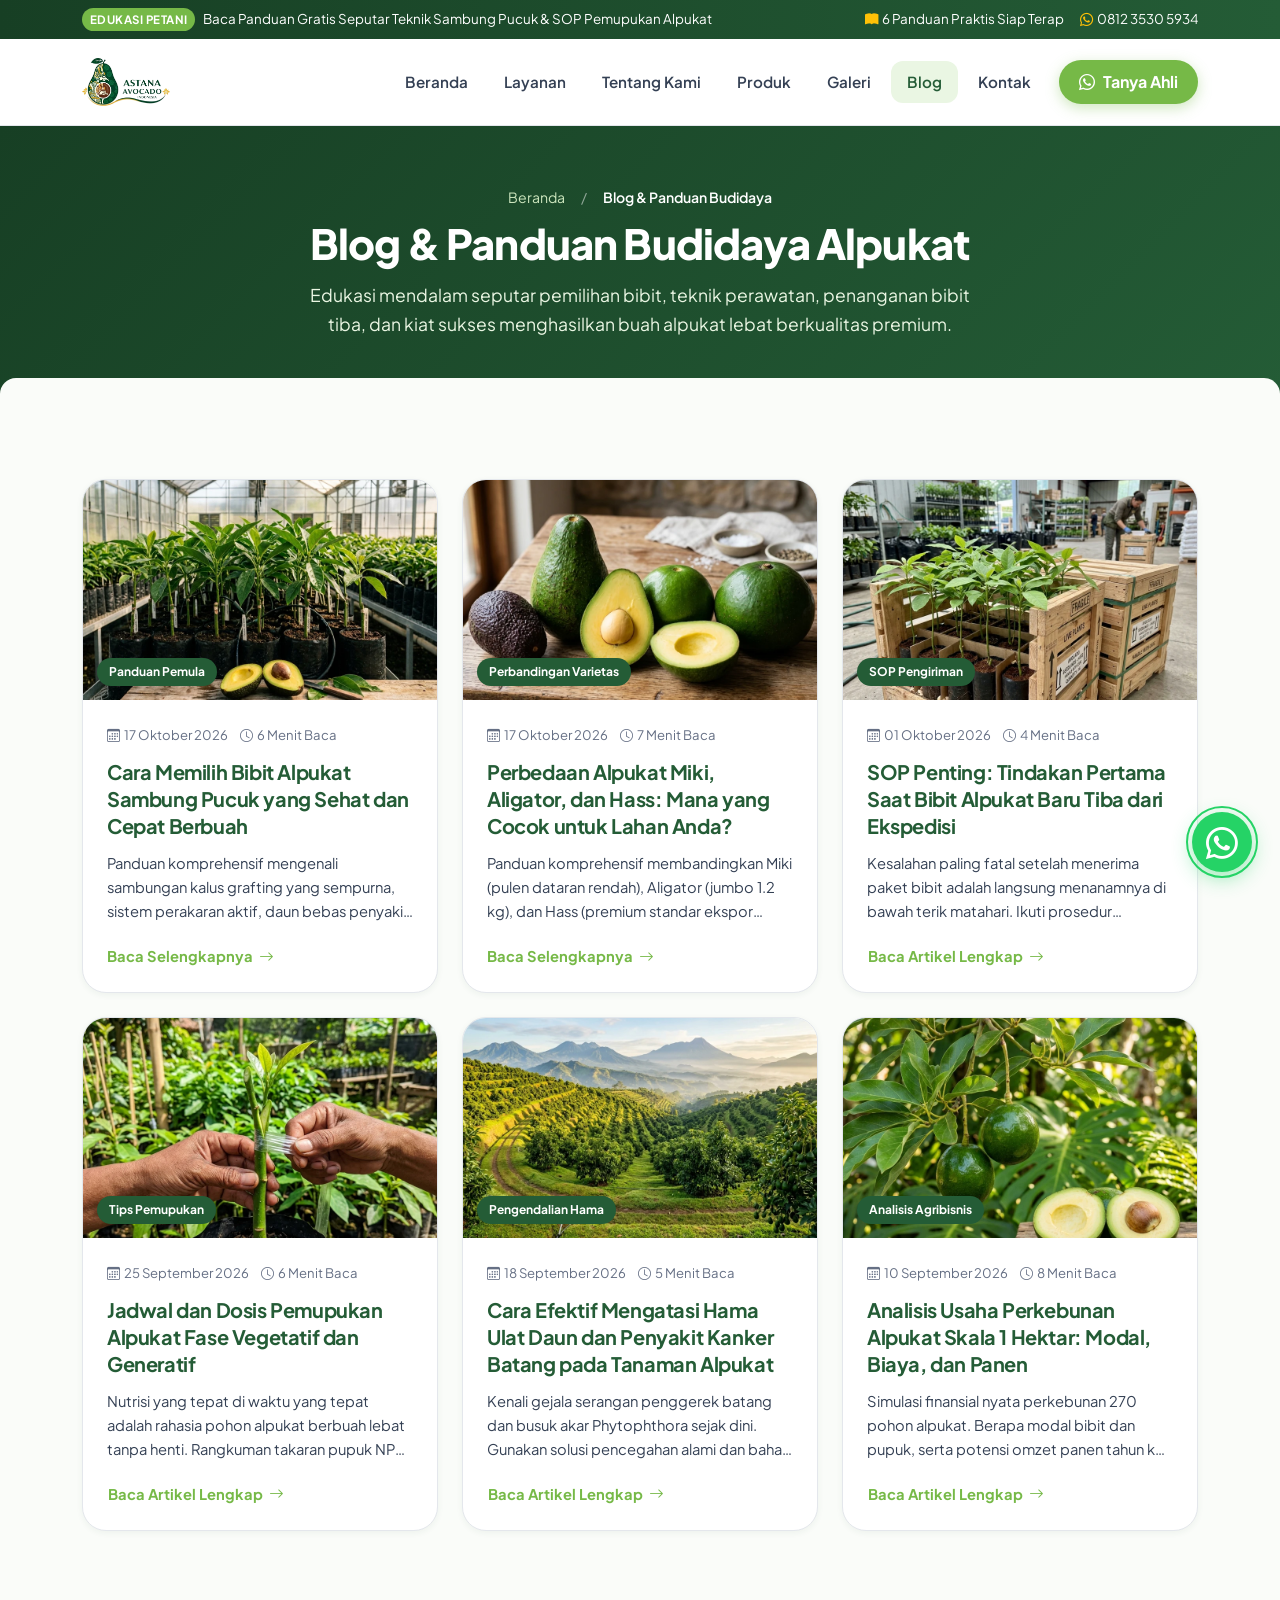
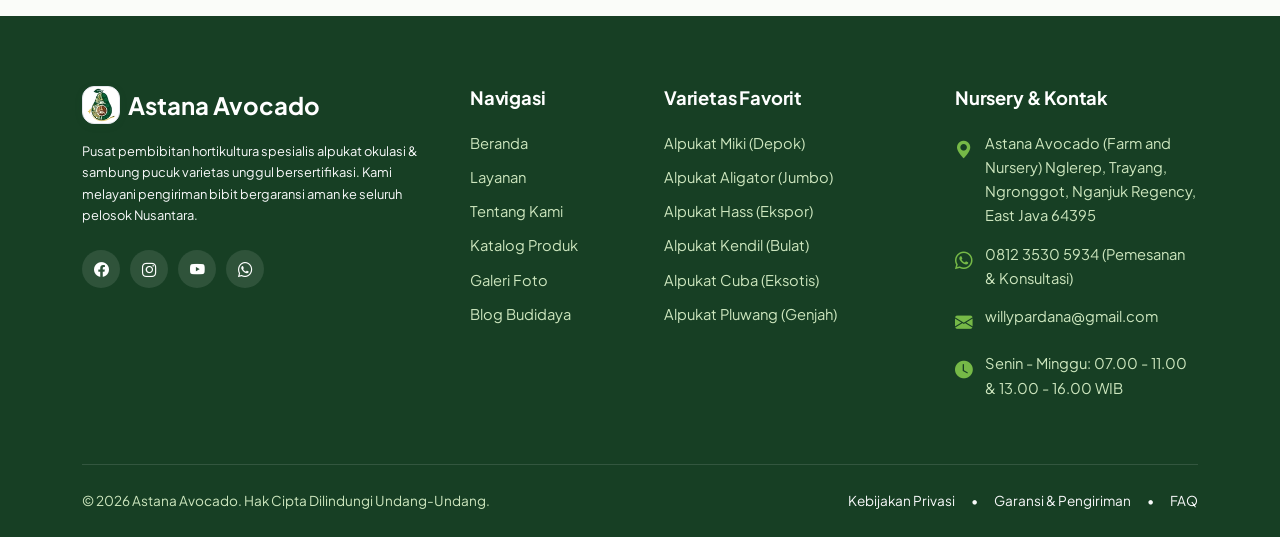
<file: blog.html>
<!DOCTYPE html>
<html lang="id">
<head>
  <meta charset="UTF-8">
  <meta name="viewport" content="width=device-width, initial-scale=1.0">
  <title>Blog &amp; Panduan Budidaya Bibit Alpukat | Astana Avocado</title>
  <meta name="description" content="Kumpulan artikel dan panduan praktis budidaya alpukat: cara memilih bibit sambung pucuk sehat, tips perawatan bibit tiba, jadwal pemupukan, dan analisis usaha kebun alpukat.">
  <link rel="canonical" href="https://astanaalpukat.com/blog.html">

  <meta property="og:type" content="blog">
  <meta property="og:url" content="https://astanaalpukat.com/blog.html">
  <meta property="og:title" content="Blog &amp; Panduan Budidaya Bibit Alpukat | Astana Avocado">
  <meta property="og:description" content="Panduan praktis dan ilmiah hortikultura budidaya alpukat agar cepat berbuah lebat.">
  <meta property="og:image" content="assets/images/blog-memilih-bibit.webp">

  <!-- Favicon -->
  <link rel="icon" type="image/webp" href="assets/images/favicon.webp">

  <!-- Bootstrap 5 CSS Official CDN -->
  <link href="https://cdn.jsdelivr.net/npm/bootstrap@5.3.3/dist/css/bootstrap.min.css" rel="stylesheet" integrity="sha384-QWTKZyjpPEjISv5WaRU9OFeRpok6YctnYmDr5pNlyT2bRjXh0JMhjY6hW+ALEwIH" crossorigin="anonymous">
  <link rel="stylesheet" href="https://cdn.jsdelivr.net/npm/bootstrap-icons@1.11.3/font/bootstrap-icons.min.css">
  <link rel="stylesheet" href="assets/css/style.css">

  <!-- Article JSON-LD Structured Data -->
  <script type="application/ld+json">
  {
    "@context": "https://schema.org",
    "@type": "Blog",
    "name": "Blog Budidaya Astana Alpukat",
    "description": "Panduan praktis budidaya alpukat unggul, pemilihan bibit, dan penanganan tanaman.",
    "publisher": {
      "@type": "Organization",
      "name": "Astana Alpukat",
      "logo": "https://astanaalpukat.com/assets/images/favicon.webp"
    }
  }
  </script>
</head>
<body>

  <!-- Top Announcement Bar -->
  <aside class="topbar" aria-label="Pengumuman promo">
    <div class="container">
      <div class="d-flex justify-content-between align-items-center">
        <div class="d-flex align-items-center gap-2">
          <span class="topbar-badge">Edukasi Petani</span>
          <span>Baca Panduan Gratis Seputar Teknik Sambung Pucuk &amp; SOP Pemupukan Alpukat</span>
        </div>
        <div class="d-none d-md-flex align-items-center gap-3">
          <span><i class="bi bi-book-fill me-1 text-warning"></i>6 Panduan Praktis Siap Terap</span>
          <span><i class="bi bi-whatsapp me-1 text-warning"></i>0812 3530 5934</span>
        </div>
      </div>
    </div>
  </aside>

  <!-- Main Navigation Header -->
  <header class="main-navbar" id="site-header">
    <div class="container">
      <nav class="navbar navbar-expand-lg p-0" aria-label="Menu navigasi utama">
        <a class="navbar-brand" href="index.html">
          <img src="assets/images/logo-baru-astanaavocado.webp" alt="Logo Astana Avocado Indonesia" class="navbar-brand-logo" height="48">
        </a>

        <button class="navbar-toggler border-0 shadow-none" type="button" data-bs-toggle="collapse" data-bs-target="#navbarAstana" aria-controls="navbarAstana" aria-expanded="false" aria-label="Toggle navigation">
          <span class="navbar-toggler-icon"></span>
        </button>

        <div class="collapse navbar-collapse" id="navbarAstana">
          <ul class="navbar-nav ms-auto align-items-lg-center gap-1">
            <li class="nav-item">
              <a class="nav-link" href="index.html">Beranda</a>
            </li>
            <li class="nav-item">
              <a class="nav-link" href="layanan.html">Layanan</a>
            </li>
            <li class="nav-item">
              <a class="nav-link" href="tentang-kami.html">Tentang Kami</a>
            </li>
            <li class="nav-item">
              <a class="nav-link" href="produk.html">Produk</a>
            </li>
            <li class="nav-item">
              <a class="nav-link" href="galeri.html">Galeri</a>
            </li>
            <li class="nav-item">
              <a class="nav-link active" href="blog.html">Blog</a>
            </li>
            <li class="nav-item">
              <a class="nav-link" href="kontak.html">Kontak</a>
            </li>
            <li class="nav-item ms-lg-2 mt-2 mt-lg-0">
              <a class="nav-cta-btn" href="https://wa.me/6281235305934?text=Halo%20Astana%20Alpukat,%20saya%20ingin%20konsultasi%20tanya%20jawab%20artikel%20blog." target="_blank" rel="noopener noreferrer">
                <i class="bi bi-whatsapp"></i>
                <span>Tanya Ahli</span>
              </a>
            </li>
          </ul>
        </div>
      </nav>
    </div>
  </header>

  <main id="main-content">
    <!-- Page Header Banner -->
    <section class="page-header text-center">
      <div class="container">
        <nav aria-label="breadcrumb">
          <ol class="breadcrumb-custom list-unstyled p-0 mb-2">
            <li><a href="index.html">Beranda</a></li>
            <li><span class="text-white-50 mx-2">/</span></li>
            <li class="active" aria-current="page">Blog &amp; Panduan Budidaya</li>
          </ol>
        </nav>
        <h1>Blog &amp; Panduan Budidaya Alpukat</h1>
        <p>Edukasi mendalam seputar pemilihan bibit, teknik perawatan, penanganan bibit tiba, dan kiat sukses menghasilkan buah alpukat lebat berkualitas premium.</p>
      </div>
    </section>

    <!-- Daftar Artikel Blog -->
    <section class="section-padding bg-soft">
      <div class="container">
        <div class="row g-4">
          
          <!-- Artikel 1 -->
          <div class="col-lg-4 col-md-6" id="artikel-1">
            <article class="blog-card">
              <div class="blog-img-wrap">
                <span class="blog-category-badge">Panduan Pemula</span>
                <a href="cara-memilih-bibit-alpukat-sambung-pucuk-sehat-dan-cepat-berbuah.html" aria-label="Baca panduan cara memilih bibit alpukat sambung pucuk">
                  <img src="assets/images/blog-memilih-bibit.webp" alt="Panduan Memilih Bibit Alpukat Sehat" loading="lazy" width="900" height="600">
                </a>
              </div>
              <div class="blog-body">
                <div class="blog-meta">
                  <span><i class="bi bi-calendar3 me-1"></i>17 Oktober 2026</span>
                  <span><i class="bi bi-clock me-1"></i>6 Menit Baca</span>
                </div>
                <h2 class="blog-title">
                  <a href="cara-memilih-bibit-alpukat-sambung-pucuk-sehat-dan-cepat-berbuah.html">Cara Memilih Bibit Alpukat Sambung Pucuk yang Sehat dan Cepat Berbuah</a>
                </h2>
                <p class="blog-excerpt">
                  Panduan komprehensif mengenali sambungan kalus grafting yang sempurna, sistem perakaran aktif, daun bebas penyakit, dan SOP perawatan awal pasca kirim.
                </p>
                <a href="cara-memilih-bibit-alpukat-sambung-pucuk-sehat-dan-cepat-berbuah.html" class="blog-read-more">
                  <span>Baca Selengkapnya</span>
                  <i class="bi bi-arrow-right"></i>
                </a>
              </div>
            </article>
          </div>

          <!-- Artikel 2 -->
          <div class="col-lg-4 col-md-6" id="artikel-2">
            <article class="blog-card">
              <div class="blog-img-wrap">
                <span class="blog-category-badge">Perbandingan Varietas</span>
                <a href="perbedaan-alpukat-miki-aligator-dan-hass.html" aria-label="Baca panduan perbedaan alpukat miki aligator dan hass">
                  <img src="assets/images/blog-perbedaan-varietas.webp" alt="Perbedaan Alpukat Miki Aligator dan Hass" loading="lazy" width="900" height="600">
                </a>
              </div>
              <div class="blog-body">
                <div class="blog-meta">
                  <span><i class="bi bi-calendar3 me-1"></i>17 Oktober 2026</span>
                  <span><i class="bi bi-clock me-1"></i>7 Menit Baca</span>
                </div>
                <h2 class="blog-title">
                  <a href="perbedaan-alpukat-miki-aligator-dan-hass.html">Perbedaan Alpukat Miki, Aligator, dan Hass: Mana yang Cocok untuk Lahan Anda?</a>
                </h2>
                <p class="blog-excerpt">
                  Panduan komprehensif membandingkan Miki (pulen dataran rendah), Aligator (jumbo 1.2 kg), dan Hass (premium standar ekspor dunia). Temukan varietas terbaik sesuai elevasi mdpl lahan Anda.
                </p>
                <a href="perbedaan-alpukat-miki-aligator-dan-hass.html" class="blog-read-more">
                  <span>Baca Selengkapnya</span>
                  <i class="bi bi-arrow-right"></i>
                </a>
              </div>
            </article>
          </div>

          <!-- Artikel 3 -->
          <div class="col-lg-4 col-md-6" id="artikel-3">
            <article class="blog-card">
              <div class="blog-img-wrap">
                <span class="blog-category-badge">SOP Pengiriman</span>
                <img src="assets/images/blog-penanganan-tiba.webp" alt="SOP Penanganan Bibit Alpukat Saat Tiba" loading="lazy" width="900" height="600">
              </div>
              <div class="blog-body">
                <div class="blog-meta">
                  <span><i class="bi bi-calendar3 me-1"></i>01 Oktober 2026</span>
                  <span><i class="bi bi-clock me-1"></i>4 Menit Baca</span>
                </div>
                <h2 class="blog-title">
                  <a href="#" data-bs-toggle="modal" data-bs-target="#articleModal3">SOP Penting: Tindakan Pertama Saat Bibit Alpukat Baru Tiba dari Ekspedisi</a>
                </h2>
                <p class="blog-excerpt">
                  Kesalahan paling fatal setelah menerima paket bibit adalah langsung menanamnya di bawah terik matahari. Ikuti prosedur aklimatisasi 5-7 hari agar bibit segar kembali 100%.
                </p>
                <button class="btn p-0 text-start blog-read-more" data-bs-toggle="modal" data-bs-target="#articleModal3">
                  <span>Baca Artikel Lengkap</span>
                  <i class="bi bi-arrow-right"></i>
                </button>
              </div>
            </article>
          </div>

          <!-- Artikel 4 -->
          <div class="col-lg-4 col-md-6" id="artikel-4">
            <article class="blog-card">
              <div class="blog-img-wrap">
                <span class="blog-category-badge">Tips Pemupukan</span>
                <img src="assets/images/blog-pemupukan.webp" alt="Jadwal dan Dosis Pemupukan Alpukat" loading="lazy" width="900" height="600">
              </div>
              <div class="blog-body">
                <div class="blog-meta">
                  <span><i class="bi bi-calendar3 me-1"></i>25 September 2026</span>
                  <span><i class="bi bi-clock me-1"></i>6 Menit Baca</span>
                </div>
                <h2 class="blog-title">
                  <a href="#" data-bs-toggle="modal" data-bs-target="#articleModal4">Jadwal dan Dosis Pemupukan Alpukat Fase Vegetatif dan Generatif</a>
                </h2>
                <p class="blog-excerpt">
                  Nutrisi yang tepat di waktu yang tepat adalah rahasia pohon alpukat berbuah lebat tanpa henti. Rangkuman takaran pupuk NPK, pupuk kandang matang, dan unsur mikro.
                </p>
                <button class="btn p-0 text-start blog-read-more" data-bs-toggle="modal" data-bs-target="#articleModal4">
                  <span>Baca Artikel Lengkap</span>
                  <i class="bi bi-arrow-right"></i>
                </button>
              </div>
            </article>
          </div>

          <!-- Artikel 5 -->
          <div class="col-lg-4 col-md-6" id="artikel-5">
            <article class="blog-card">
              <div class="blog-img-wrap">
                <span class="blog-category-badge">Pengendalian Hama</span>
                <img src="assets/images/blog-hama-penyakit.webp" alt="Cara Mengatasi Hama Ulat dan Kanker Batang Alpukat" loading="lazy" width="900" height="600">
              </div>
              <div class="blog-body">
                <div class="blog-meta">
                  <span><i class="bi bi-calendar3 me-1"></i>18 September 2026</span>
                  <span><i class="bi bi-clock me-1"></i>5 Menit Baca</span>
                </div>
                <h2 class="blog-title">
                  <a href="#" data-bs-toggle="modal" data-bs-target="#articleModal5">Cara Efektif Mengatasi Hama Ulat Daun dan Penyakit Kanker Batang pada Tanaman Alpukat</a>
                </h2>
                <p class="blog-excerpt">
                  Kenali gejala serangan penggerek batang dan busuk akar Phytophthora sejak dini. Gunakan solusi pencegahan alami dan bahan proteksi aman bagi pohon alpukat Anda.
                </p>
                <button class="btn p-0 text-start blog-read-more" data-bs-toggle="modal" data-bs-target="#articleModal5">
                  <span>Baca Artikel Lengkap</span>
                  <i class="bi bi-arrow-right"></i>
                </button>
              </div>
            </article>
          </div>

          <!-- Artikel 6 -->
          <div class="col-lg-4 col-md-6" id="artikel-6">
            <article class="blog-card">
              <div class="blog-img-wrap">
                <span class="blog-category-badge">Analisis Agribisnis</span>
                <img src="assets/images/blog-analisis-kebun.webp" alt="Analisis Modal dan Keuntungan Kebun Alpukat 1 Hektar" loading="lazy" width="900" height="600">
              </div>
              <div class="blog-body">
                <div class="blog-meta">
                  <span><i class="bi bi-calendar3 me-1"></i>10 September 2026</span>
                  <span><i class="bi bi-clock me-1"></i>8 Menit Baca</span>
                </div>
                <h2 class="blog-title">
                  <a href="#" data-bs-toggle="modal" data-bs-target="#articleModal6">Analisis Usaha Perkebunan Alpukat Skala 1 Hektar: Modal, Biaya, dan Panen</a>
                </h2>
                <p class="blog-excerpt">
                  Simulasi finansial nyata perkebunan 270 pohon alpukat. Berapa modal bibit dan pupuk, serta potensi omzet panen tahun ke-3 hingga tahun ke-6 ke depan.
                </p>
                <button class="btn p-0 text-start blog-read-more" data-bs-toggle="modal" data-bs-target="#articleModal6">
                  <span>Baca Artikel Lengkap</span>
                  <i class="bi bi-arrow-right"></i>
                </button>
              </div>
            </article>
          </div>

        </div>
      </div>
    </section>

    <!-- Modals untuk Panduan Singkat (Artikel 3, 4, 5, 6) -->


    <!-- Modal Artikel 3 -->
    <div class="modal fade" id="articleModal3" tabindex="-1" aria-labelledby="modalTitle3" aria-hidden="true">
      <div class="modal-dialog modal-lg modal-dialog-centered modal-dialog-scrollable">
        <div class="modal-content rounded-4 border-0">
          <div class="modal-header border-0 pb-0">
            <h4 class="modal-title fw-bold text-forest" id="modalTitle3">SOP Tindakan Pertama Saat Bibit Alpukat Baru Tiba</h4>
            <button type="button" class="btn-close" data-bs-dismiss="modal" aria-label="Close"></button>
          </div>
          <div class="modal-body p-4">
            <img src="assets/images/blog-penanganan-tiba.webp" alt="Penanganan Bibit Tiba" class="w-100 rounded-3 mb-4 object-fit-cover" style="max-height: 320px;">
            <p>Bibit yang baru menempuh perjalanan 3-7 hari di dalam peti kayu mengalami stres ruang gelap dan kehilangan cairan. Ikuti 4 langkah ini:</p>
            <ol class="text-muted d-flex flex-column gap-2">
              <li><strong>Buka Peti Kayu Secara Hati-hati:</strong> Gunakan linggis kecil atau palu untuk melepas paku peti tanpa mengguncang batang bibit.</li>
              <li><strong>Siram Air Secukupnya:</strong> Basahi media cocopeat di polybag hingga lembap. Bisa ditambahkan larutan Vitamin B1 tanaman (1 tutup botol per 5 liter air) untuk meredakan stres.</li>
              <li><strong>Karantina di Tempat Teduh:</strong> Letakkan bibit di teras atau di bawah naungan paranet selama 5-7 hari. <em>JANGAN LANGSUNG terkena sinar matahari terik jam 11-14 siang!</em></li>
              <li><strong>Tanam Setelah Muncul Tunas Baru:</strong> Setelah daun tegak kembali dan mulai muncul trubus daun muda, bibit siap dipindahkan ke lubang tanam permanen.</li>
            </ol>
          </div>
          <div class="modal-footer border-0">
            <button type="button" class="btn btn-secondary rounded-pill px-4" data-bs-dismiss="modal">Tutup</button>
          </div>
        </div>
      </div>
    </div>

    <!-- Modal Artikel 4, 5, 6 (Singkat) -->
    <div class="modal fade" id="articleModal4" tabindex="-1" aria-hidden="true">
      <div class="modal-dialog modal-lg modal-dialog-centered modal-dialog-scrollable">
        <div class="modal-content rounded-4 border-0">
          <div class="modal-header border-0 pb-0">
            <h4 class="modal-title fw-bold text-forest">Jadwal dan Dosis Pemupukan Alpukat</h4>
            <button type="button" class="btn-close" data-bs-dismiss="modal" aria-label="Close"></button>
          </div>
          <div class="modal-body p-4">
            <img src="assets/images/blog-pemupukan.webp" alt="Pemupukan Alpukat" class="w-100 rounded-3 mb-4 object-fit-cover" style="max-height: 320px;">
            <p><strong>Fase Vegetatif (Tahun 1-2):</strong> Fokus pada pembentukan cabang dan daun. Berikan NPK 16-16-16 dosis 50-100 gram per pohon tiap 3 bulan sekali, ditambah pupuk kandang matang 10-20 kg per pohon tiap 6 bulan.</p>
            <p><strong>Fase Generatif (Tahun 2.5 ke atas):</strong> Ganti pupuk dengan formula tinggi Fosfat dan Kalium (seperti MKP atau KNO3 putih) untuk merangsang keluarnya bunga dan mencegah rontoknya pentil buah.</p>
          </div>
          <div class="modal-footer border-0">
            <button type="button" class="btn btn-secondary rounded-pill px-4" data-bs-dismiss="modal">Tutup</button>
          </div>
        </div>
      </div>
    </div>

    <div class="modal fade" id="articleModal5" tabindex="-1" aria-hidden="true">
      <div class="modal-dialog modal-lg modal-dialog-centered modal-dialog-scrollable">
        <div class="modal-content rounded-4 border-0">
          <div class="modal-header border-0 pb-0">
            <h4 class="modal-title fw-bold text-forest">Mengatasi Hama Ulat &amp; Kanker Batang</h4>
            <button type="button" class="btn-close" data-bs-dismiss="modal" aria-label="Close"></button>
          </div>
          <div class="modal-body p-4">
            <img src="assets/images/blog-hama-penyakit.webp" alt="Hama dan Penyakit" class="w-100 rounded-3 mb-4 object-fit-cover" style="max-height: 320px;">
            <p>Penyakit paling berbahaya pada alpukat adalah <em>Phytophthora cinnamomi</em> (busuk akar &amp; kanker batang). Pencegahannya adalah membuat gundukan tanah saat menanam agar air hujan tidak menggenangi leher akar, serta mengoleskan bubur bordeaux (tembaga hidroksida) pada batang pohon yang tergores.</p>
          </div>
          <div class="modal-footer border-0">
            <button type="button" class="btn btn-secondary rounded-pill px-4" data-bs-dismiss="modal">Tutup</button>
          </div>
        </div>
      </div>
    </div>

    <div class="modal fade" id="articleModal6" tabindex="-1" aria-hidden="true">
      <div class="modal-dialog modal-lg modal-dialog-centered modal-dialog-scrollable">
        <div class="modal-content rounded-4 border-0">
          <div class="modal-header border-0 pb-0">
            <h4 class="modal-title fw-bold text-forest">Analisis Usaha Kebun Alpukat 1 Hektar</h4>
            <button type="button" class="btn-close" data-bs-dismiss="modal" aria-label="Close"></button>
          </div>
          <div class="modal-body p-4">
            <img src="assets/images/blog-analisis-kebun.webp" alt="Analisis Kebun" class="w-100 rounded-3 mb-4 object-fit-cover" style="max-height: 320px;">
            <p>Pada lahan 1 hektar dengan jarak tanam 6 x 6 meter, Anda dapat menanam sekitar 270 pohon bibit sambung pucuk. Pada usia 3 tahun, tiap pohon rata-rata menghasilkan 20-30 kg buah. Dengan harga jual rata-rata petani Rp 25.000/kg, potensi omzet tahun ke-3 bisa mencapai Rp 135.000.000 - Rp 200.000.000, dan terus meningkat tajam pada tahun ke-5.</p>
          </div>
          <div class="modal-footer border-0">
            <button type="button" class="btn btn-secondary rounded-pill px-4" data-bs-dismiss="modal">Tutup</button>
          </div>
        </div>
      </div>
    </div>

  </main>

  <!-- Site Footer -->
  <footer class="site-footer">
    <div class="container">
      <div class="row g-5">
        <div class="col-lg-4 col-md-6">
          <div class="d-flex align-items-center gap-2 mb-3">
            <div class="brand-icon-wrap" style="width: 38px; height: 38px;">
              <img src="assets/images/favicon.webp" alt="Logo Astana Avocado" width="28" height="28">
            </div>
            <span class="fs-4 fw-bold text-white">Astana Avocado</span>
          </div>
          <p class="small text-light mb-4">
            Pusat pembibitan hortikultura spesialis alpukat okulasi &amp; sambung pucuk varietas unggul bersertifikasi. Kami melayani pengiriman bibit bergaransi aman ke seluruh pelosok Nusantara.
          </p>
          <div class="social-links">
            <a href="https://facebook.com/astanaalpukat" class="social-btn" aria-label="Facebook"><i class="bi bi-facebook"></i></a>
            <a href="https://instagram.com/astanaalpukat" class="social-btn" aria-label="Instagram"><i class="bi bi-instagram"></i></a>
            <a href="https://youtube.com/@astanaalpukat" class="social-btn" aria-label="YouTube"><i class="bi bi-youtube"></i></a>
            <a href="https://wa.me/6281235305934" class="social-btn" aria-label="WhatsApp"><i class="bi bi-whatsapp"></i></a>
          </div>
        </div>

        <div class="col-lg-2 col-md-6 col-6">
          <h5>Navigasi</h5>
          <ul class="footer-links">
            <li><a href="index.html">Beranda</a></li>
            <li><a href="layanan.html">Layanan</a></li>
            <li><a href="tentang-kami.html">Tentang Kami</a></li>
            <li><a href="produk.html">Katalog Produk</a></li>
            <li><a href="galeri.html">Galeri Foto</a></li>
            <li><a href="blog.html">Blog Budidaya</a></li>
          </ul>
        </div>

        <div class="col-lg-3 col-md-6 col-6">
          <h5>Varietas Favorit</h5>
          <ul class="footer-links">
            <li><a href="produk.html">Alpukat Miki (Depok)</a></li>
            <li><a href="produk.html">Alpukat Aligator (Jumbo)</a></li>
            <li><a href="produk.html">Alpukat Hass (Ekspor)</a></li>
            <li><a href="produk.html">Alpukat Kendil (Bulat)</a></li>
            <li><a href="produk.html">Alpukat Cuba (Eksotis)</a></li>
            <li><a href="produk.html">Alpukat Pluwang (Genjah)</a></li>
          </ul>
        </div>

        <div class="col-lg-3 col-md-6">
          <h5>Nursery &amp; Kontak</h5>
          <div class="footer-contact-item">
            <i class="bi bi-geo-alt-fill"></i>
            <div>Astana Avocado (Farm and Nursery) Nglerep, Trayang, Ngronggot, Nganjuk Regency, East Java 64395</div>
          </div>
          <div class="footer-contact-item">
            <i class="bi bi-whatsapp"></i>
            <div>0812 3530 5934 (Pemesanan &amp; Konsultasi)</div>
          </div>
          <div class="footer-contact-item">
            <i class="bi bi-envelope-fill"></i>
            <div>willypardana@gmail.com</div>
          </div>
          <div class="footer-contact-item">
            <i class="bi bi-clock-fill"></i>
            <div>Senin - Minggu: 07.00 - 11.00 &amp; 13.00 - 16.00 WIB</div>
          </div>
        </div>
      </div>

      <div class="footer-bottom">
        <div>&copy; 2026 Astana Avocado. Hak Cipta Dilindungi Undang-Undang.</div>
        <div class="d-flex gap-3">
          <a href="kebijakan-privasi.html" class="text-light">Kebijakan Privasi</a>
          <span class="text-light">&bull;</span>
          <a href="kebijakan-privasi.html#garansi" class="text-light">Garansi &amp; Pengiriman</a>
          <span class="text-light">&bull;</span>
          <a href="faq.html" class="text-light">FAQ</a>
        </div>
      </div>
    </div>
  </footer>

  <!-- Floating WhatsApp Widget -->
  <a href="https://wa.me/6281235305934?text=Halo%20Astana%20Avocado,%20saya%20ingin%20konsultasi%20tanya%20jawab%20artikel%20blog." target="_blank" rel="noopener noreferrer" class="floating-wa-btn" aria-label="WhatsApp">
    <div class="floating-wa-pulse"></div>
    <i class="bi bi-whatsapp"></i>
    <div class="floating-wa-tooltip">Konsultasi Budidaya via WhatsApp</div>
  </a>

  <!-- Bootstrap 5 JS Bundle Official CDN -->
  <script src="https://cdn.jsdelivr.net/npm/bootstrap@5.3.3/dist/js/bootstrap.bundle.min.js" integrity="sha384-YvpcrYf0tY3lHB60NNkmXc5s9fDVZLESaAA55NDzOxhy9GkcIdslK1eN7N6jIeHz" crossorigin="anonymous"></script>
  <!-- Custom JS -->
  <script src="assets/js/main.js"></script>
</body>
</html>
</file>
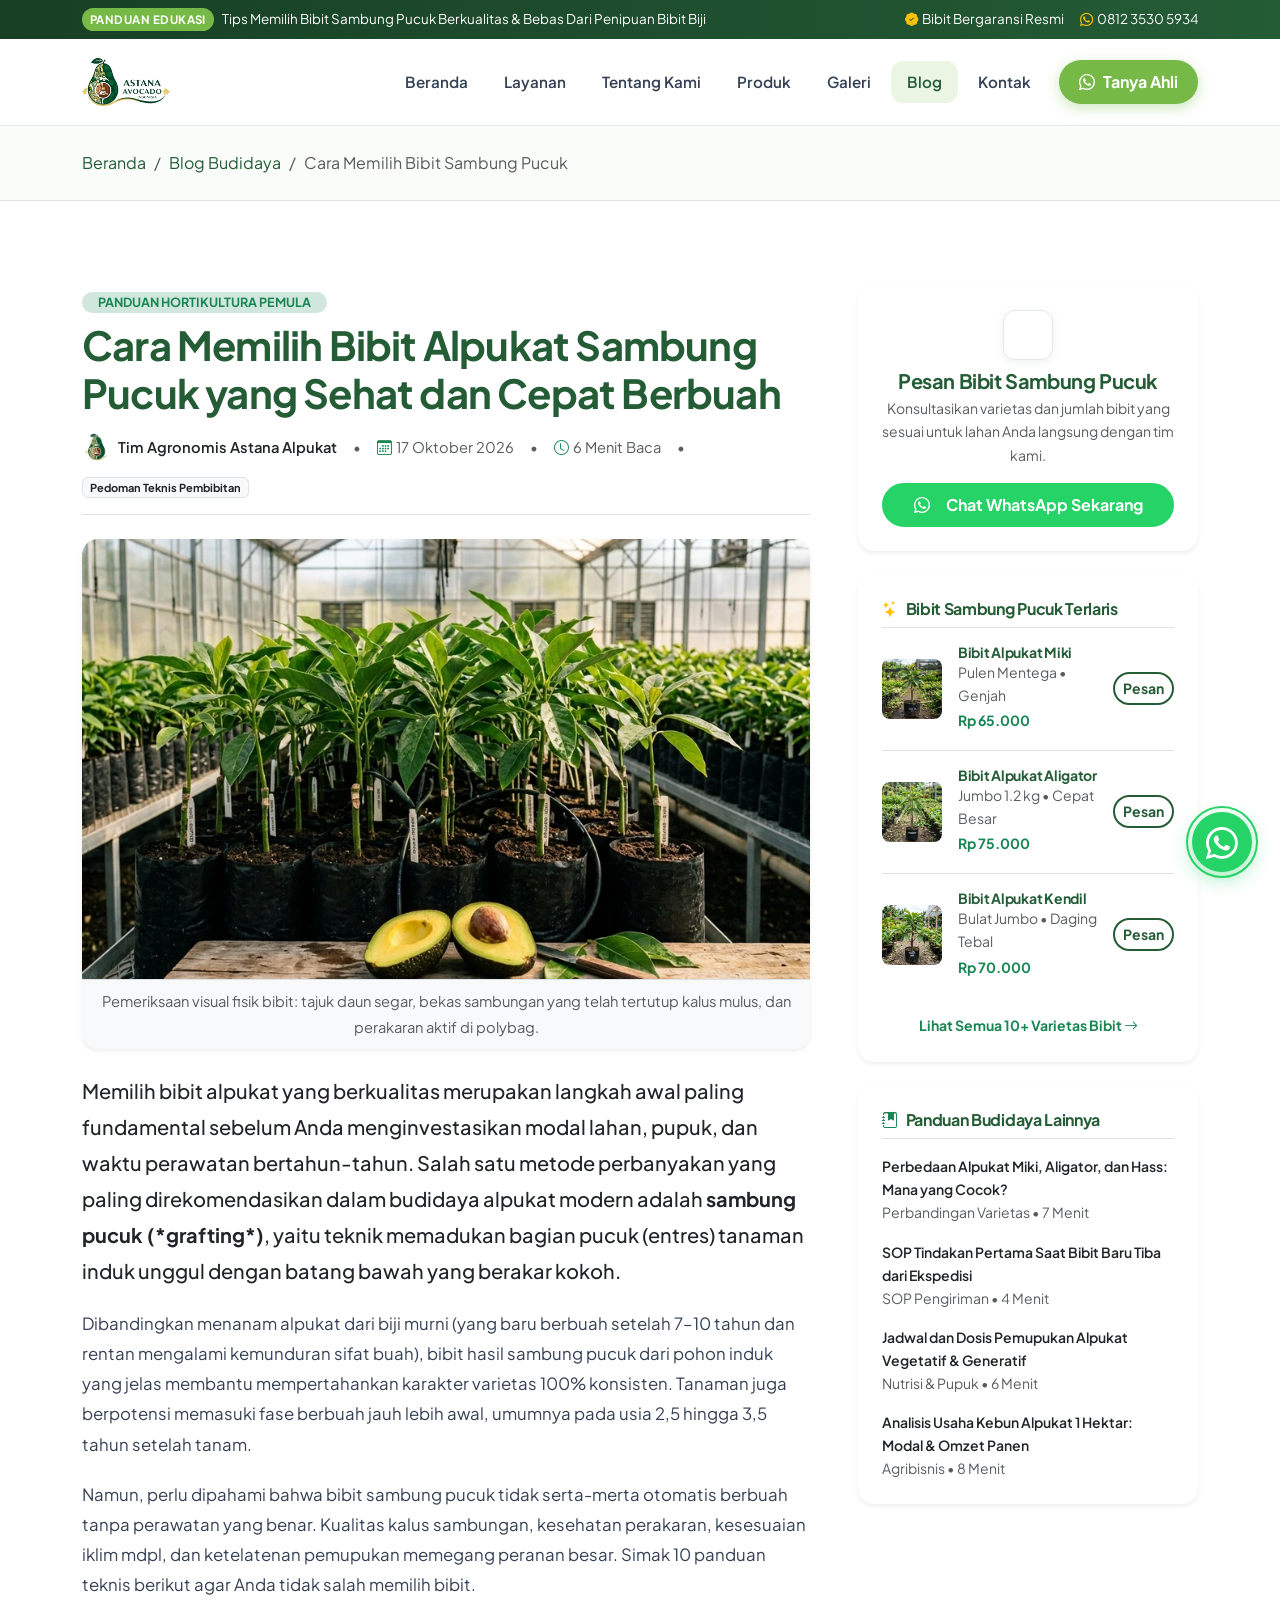
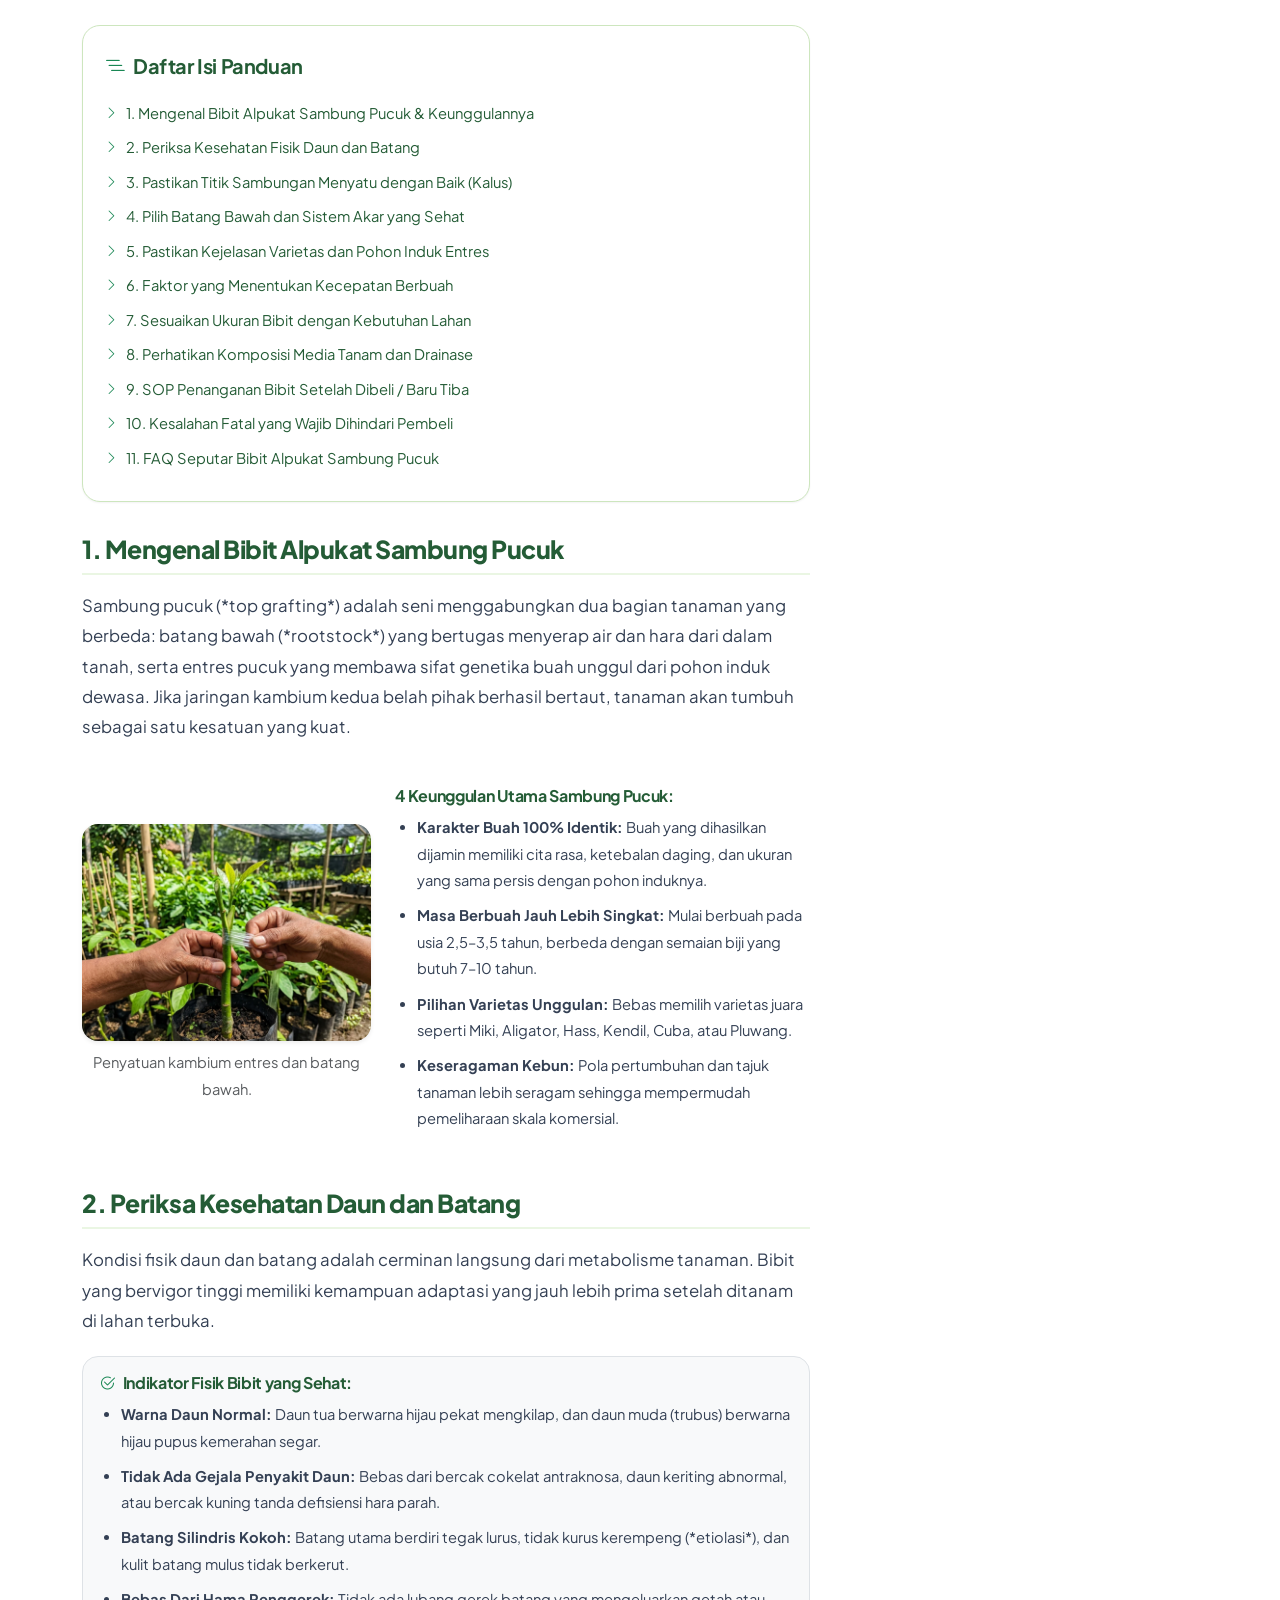
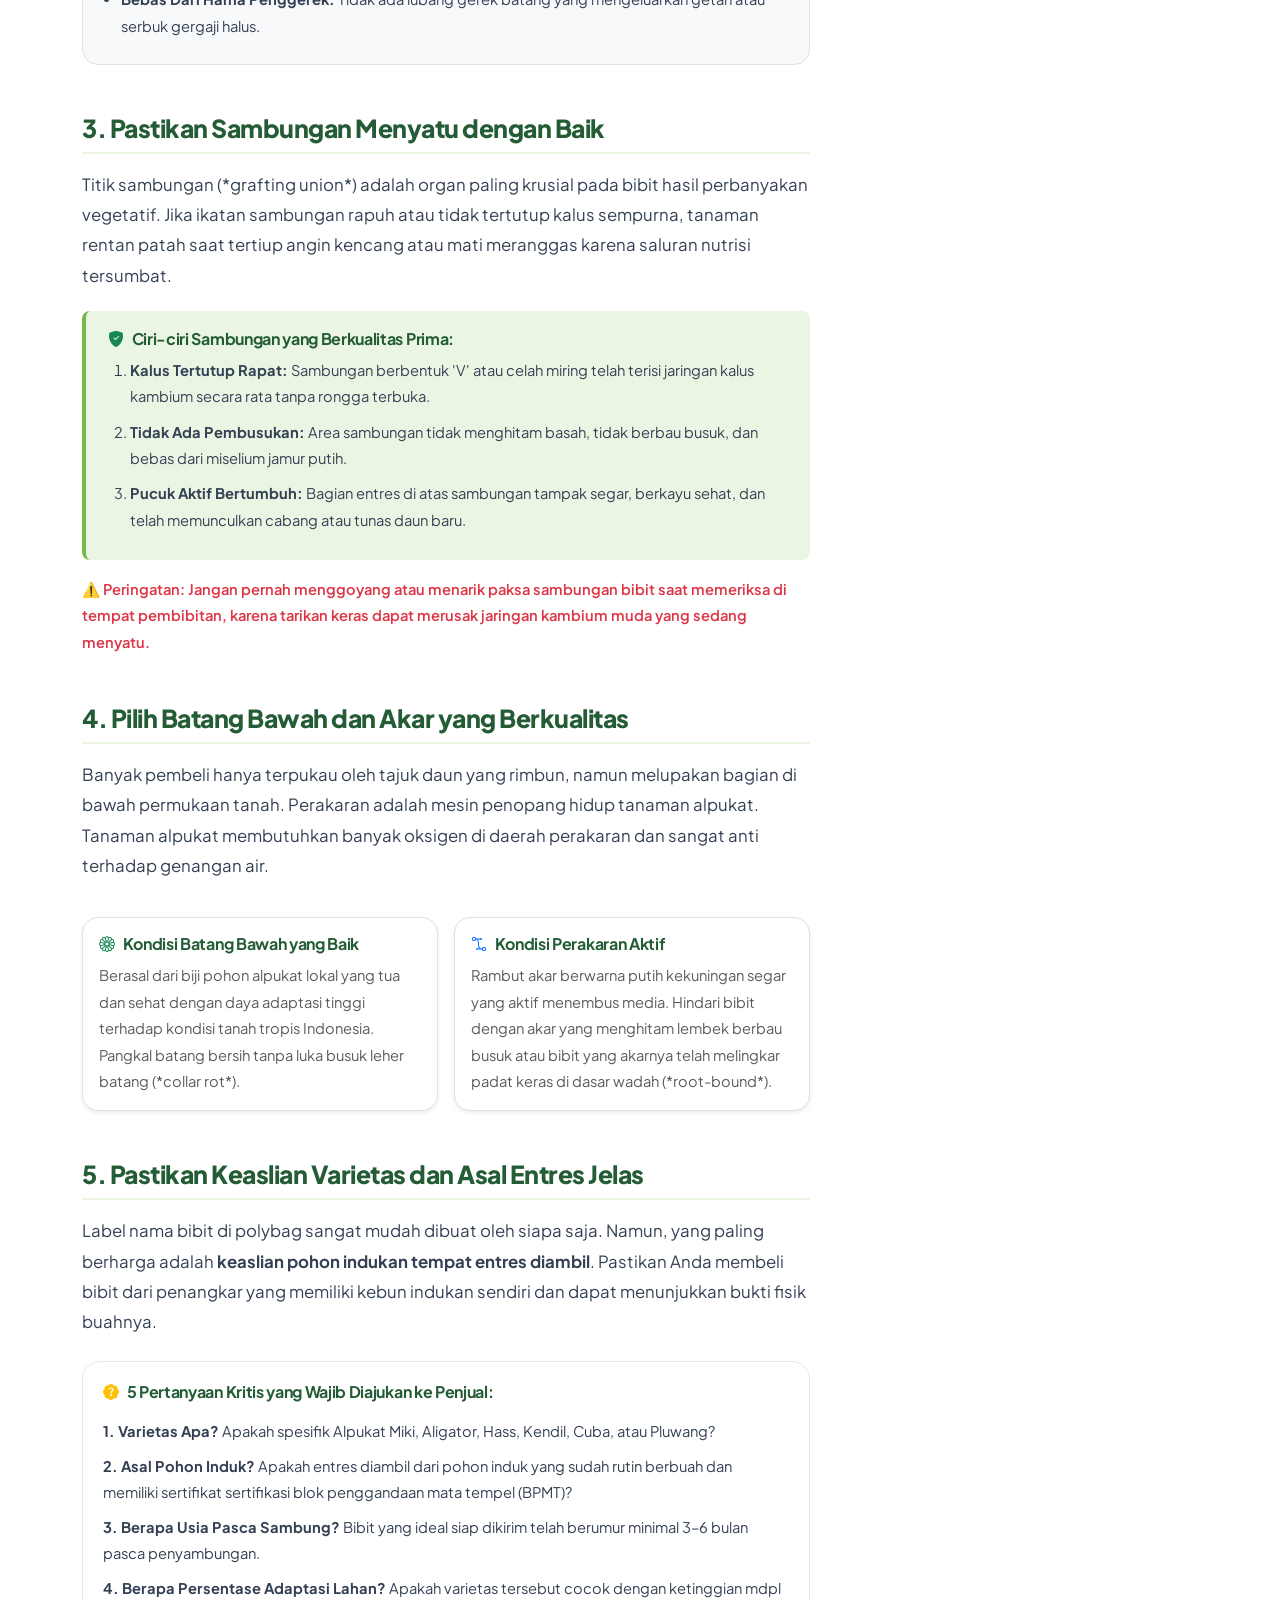
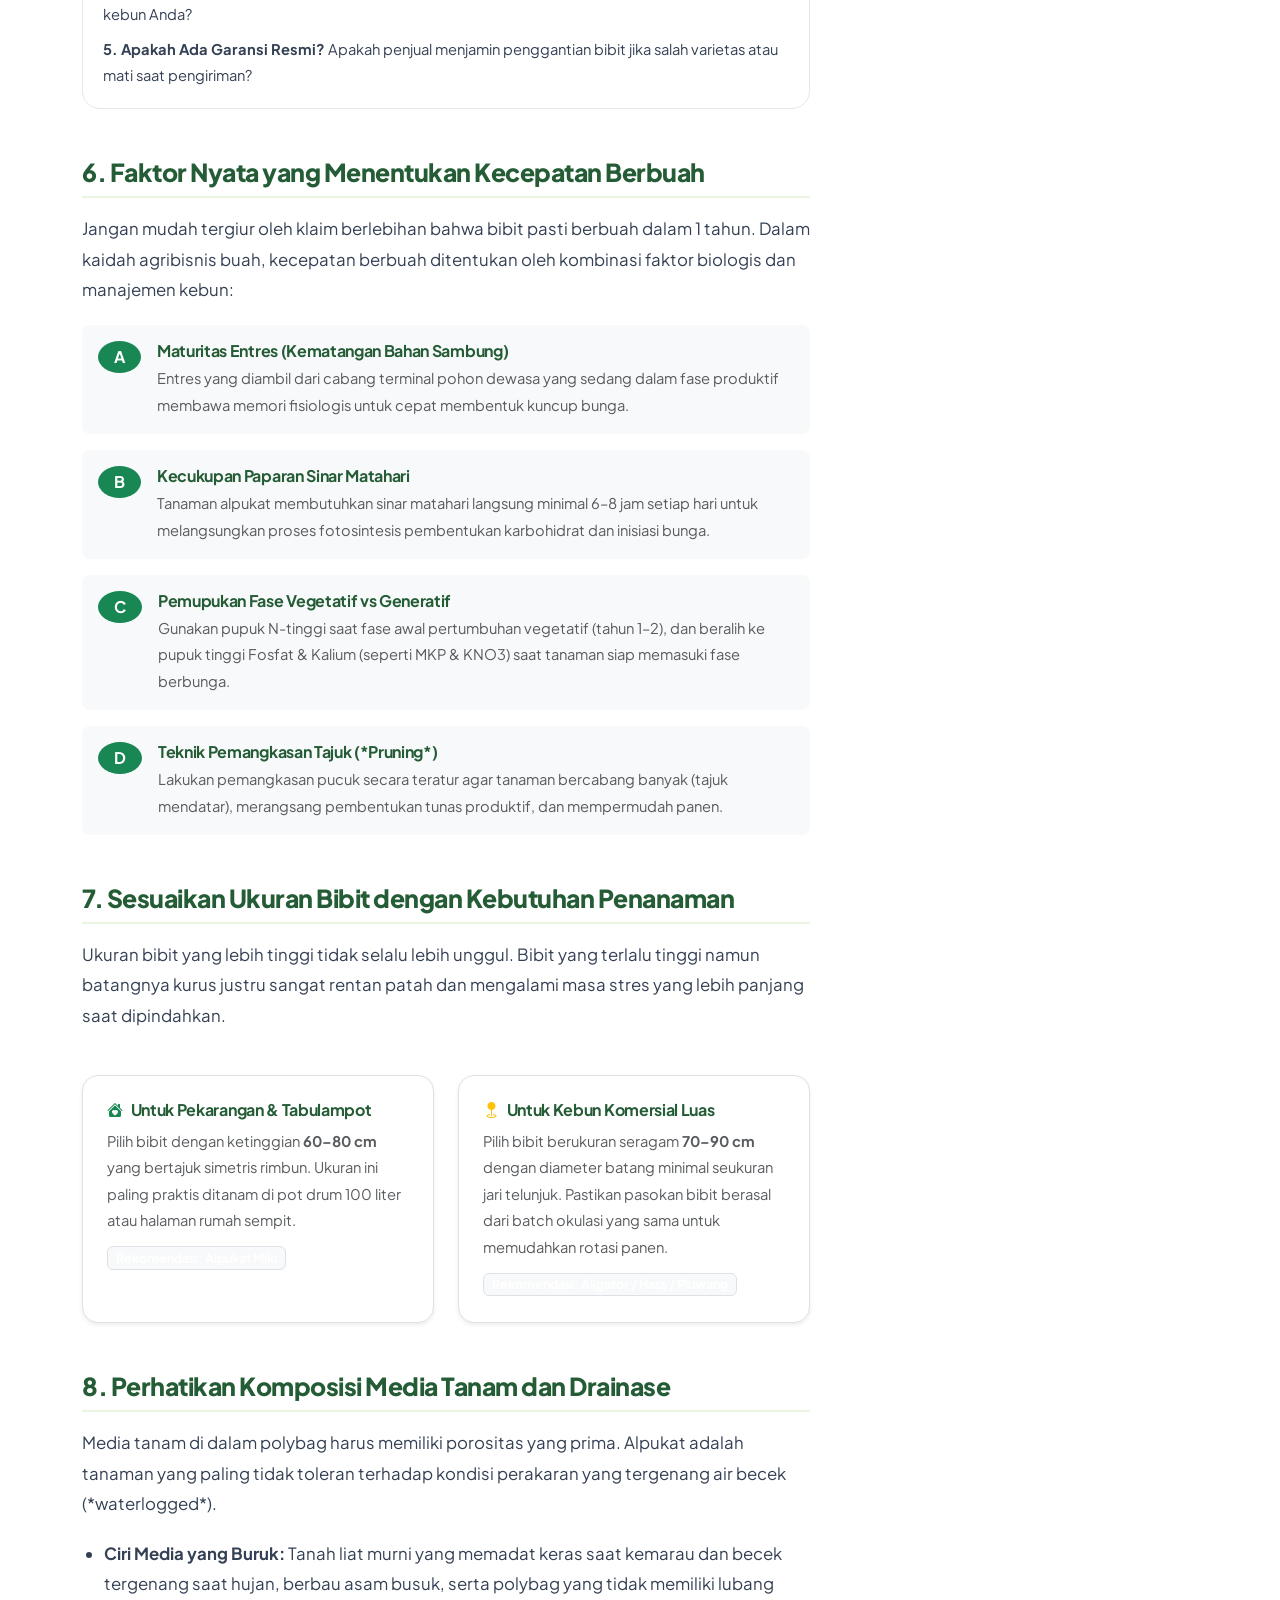
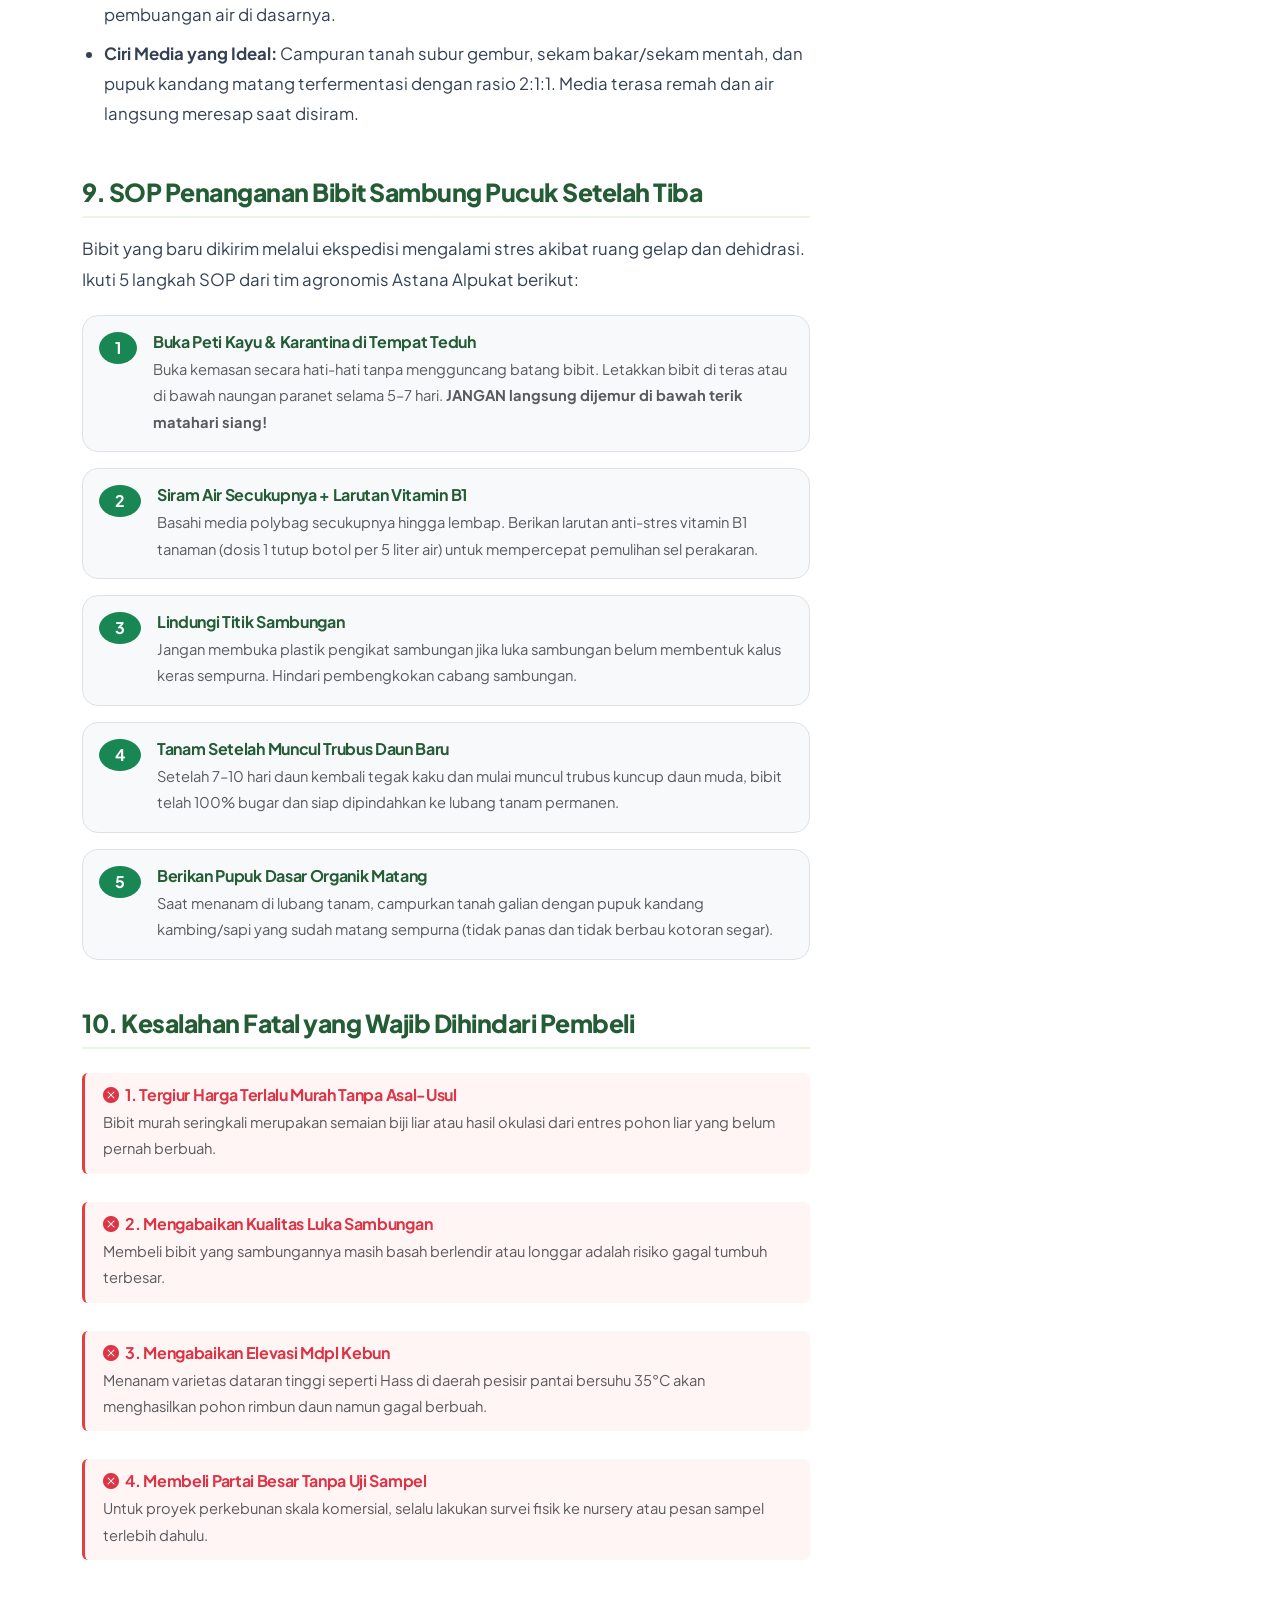
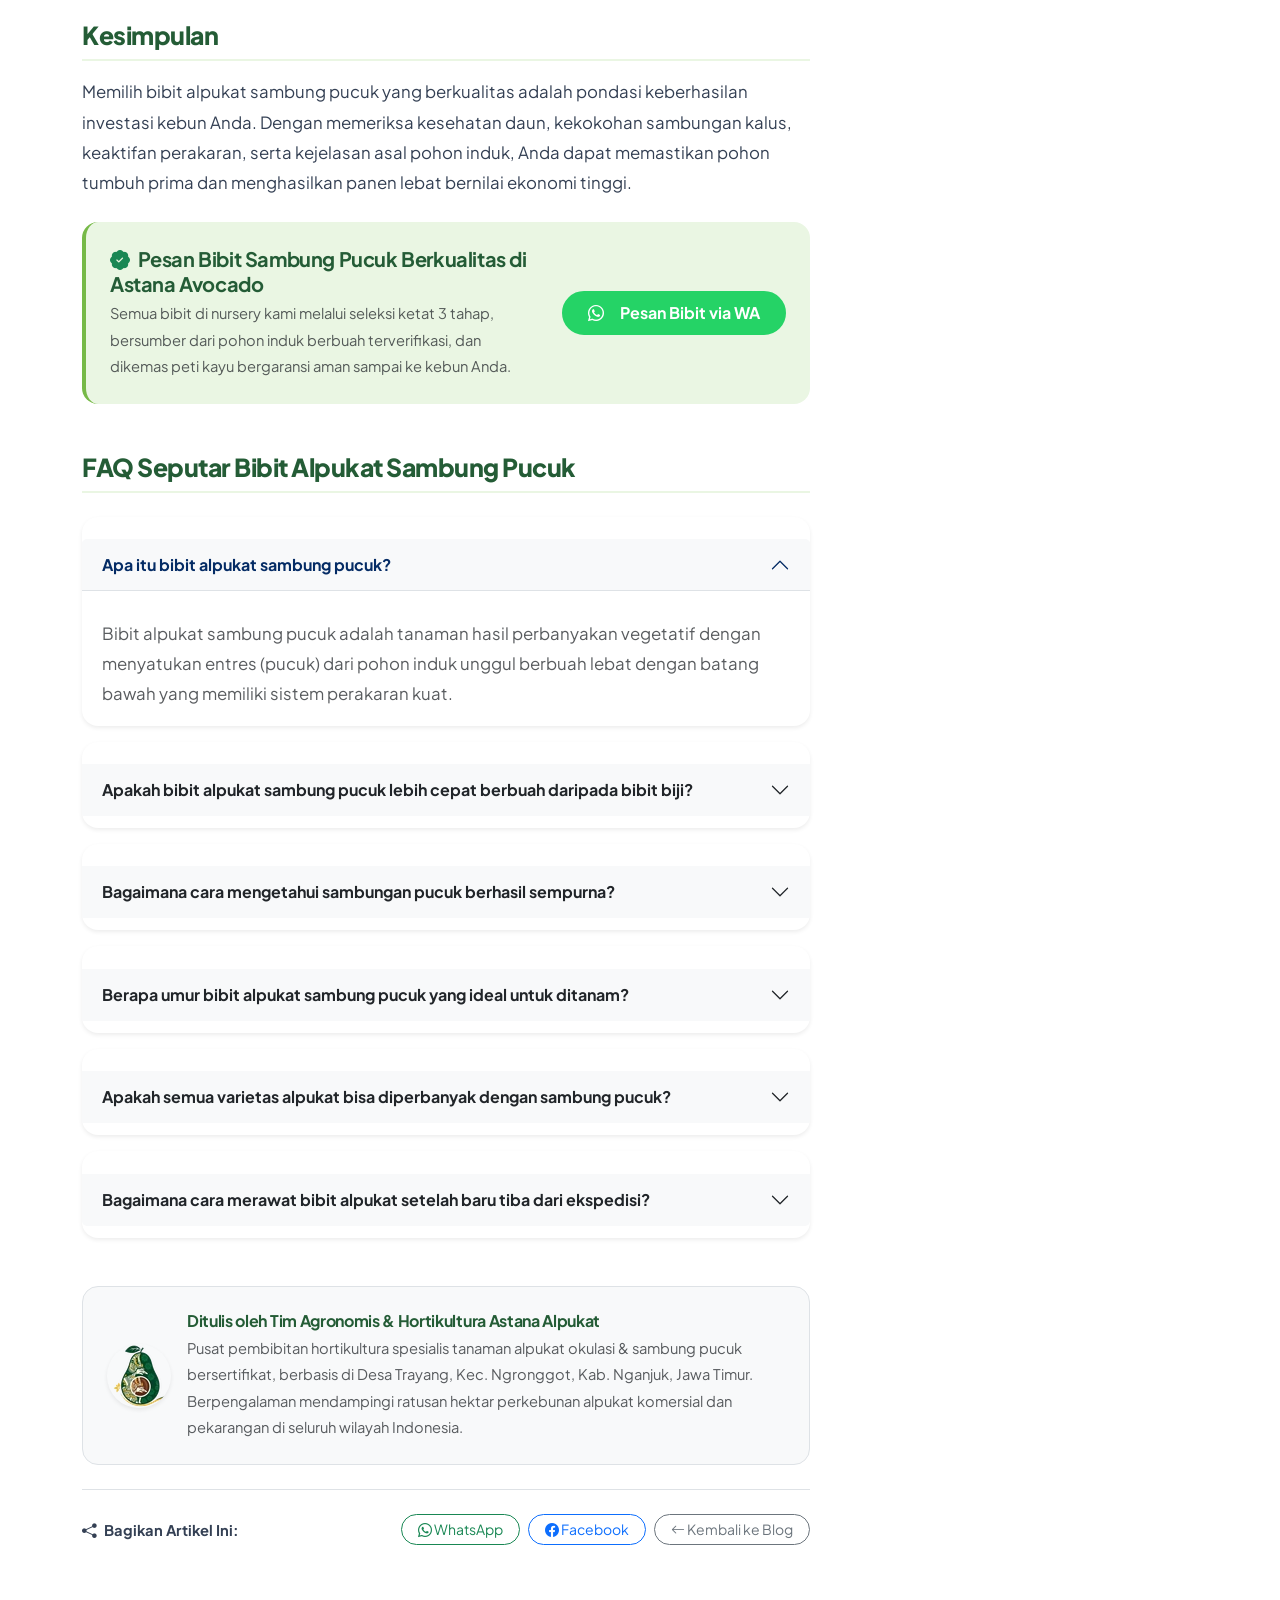
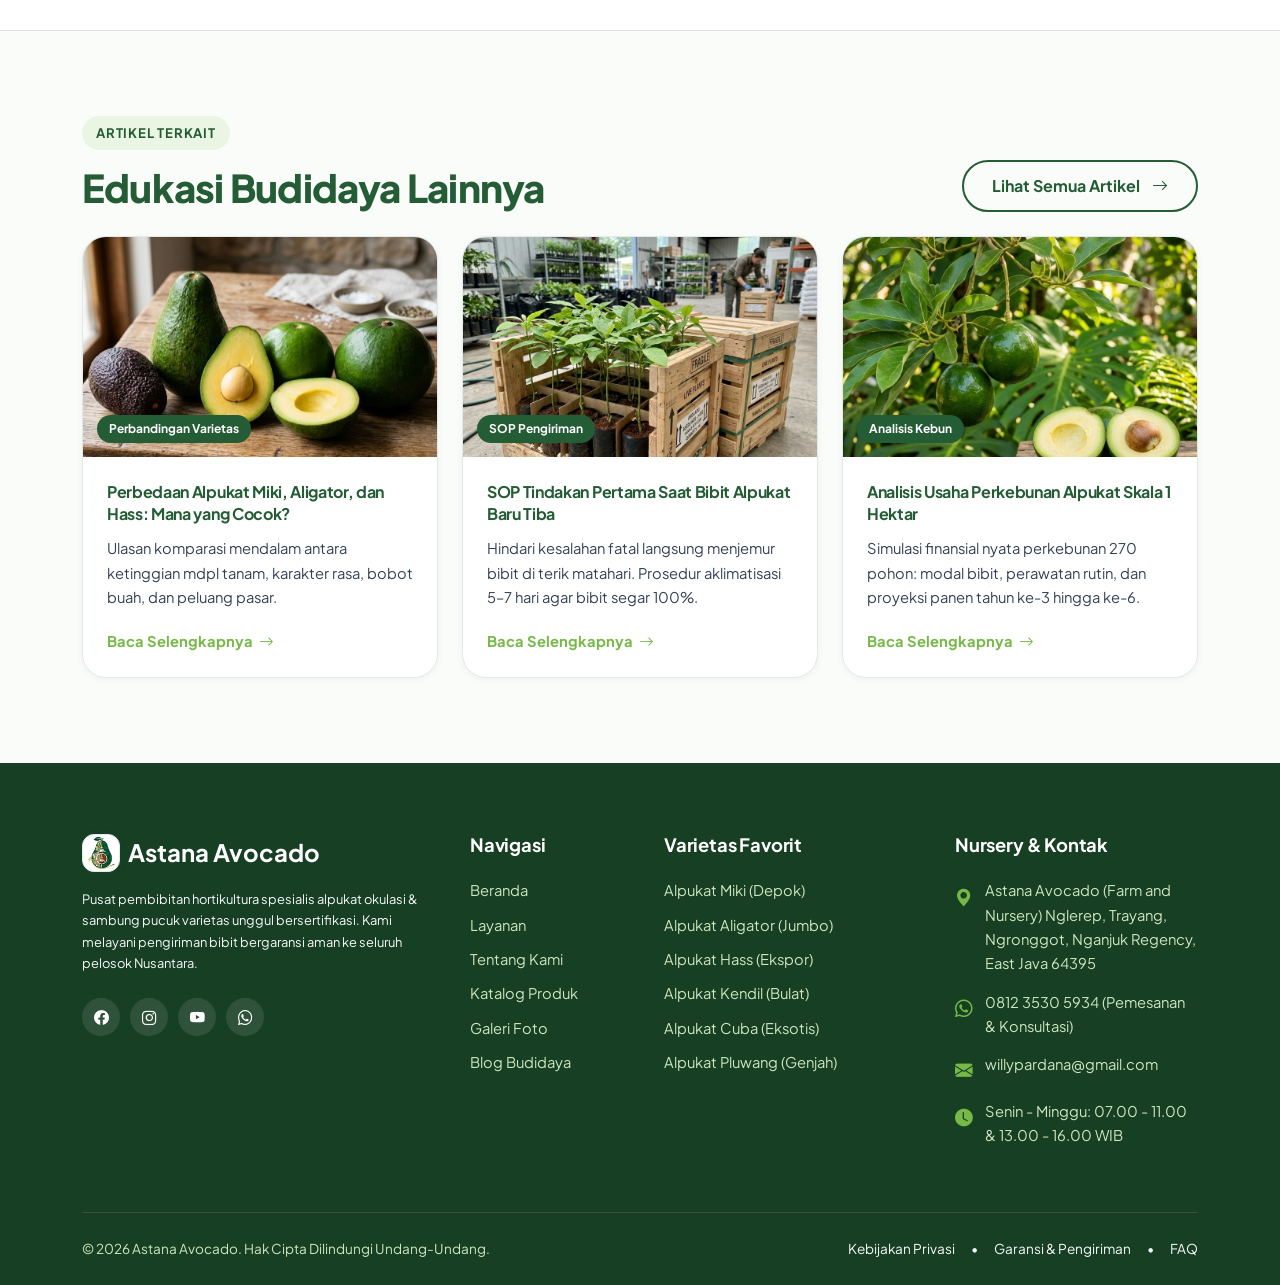
<file: cara-memilih-bibit-alpukat-sambung-pucuk-sehat-dan-cepat-berbuah.html>
<!DOCTYPE html>
<html lang="id">
<head>
  <meta charset="UTF-8">
  <meta name="viewport" content="width=device-width, initial-scale=1.0">
  <title>Cara Memilih Bibit Alpukat Sambung Pucuk yang Sehat dan Cepat Berbuah | Astana Avocado</title>
  <meta name="description" content="Panduan lengkap memilih bibit alpukat sambung pucuk berkualitas: cara cek luka sambungan grafting, perakaran aktif, ciri daun sehat, asal-usul varietas, dan SOP perawatan awal.">
  <link rel="canonical" href="https://astanaalpukat.com/cara-memilih-bibit-alpukat-sambung-pucuk-sehat-dan-cepat-berbuah.html">

  <!-- Open Graph / Facebook -->
  <meta property="og:type" content="article">
  <meta property="og:url" content="https://astanaalpukat.com/cara-memilih-bibit-alpukat-sambung-pucuk-sehat-dan-cepat-berbuah.html">
  <meta property="og:title" content="Cara Memilih Bibit Alpukat Sambung Pucuk yang Sehat dan Cepat Berbuah">
  <meta property="og:description" content="Kiat praktis memilih bibit alpukat okulasi & sambung pucuk unggul agar tidak tertipu bibit biji dan siap berbuah lebat dalam 2,5-3 tahun.">
  <meta property="og:image" content="https://astanaalpukat.com/assets/images/blog-memilih-bibit.webp">
  <meta property="article:published_time" content="2026-10-17T08:00:00+07:00">
  <meta property="article:author" content="Tim Agronomis Astana Alpukat">
  <meta property="article:section" content="Panduan Budidaya">

  <!-- Twitter -->
  <meta name="twitter:card" content="summary_large_image">
  <meta name="twitter:title" content="Cara Memilih Bibit Alpukat Sambung Pucuk yang Sehat dan Cepat Berbuah">
  <meta name="twitter:description" content="Tips memilih bibit alpukat sambung pucuk unggul asli dan berkualitas dari ahli hortikultura Astana Alpukat.">
  <meta name="twitter:image" content="https://astanaalpukat.com/assets/images/blog-memilih-bibit.webp">

  <!-- Favicon -->
  <link rel="icon" type="image/webp" href="assets/images/favicon.webp">

  <!-- Bootstrap 5 CSS Official CDN & Icons -->
  <link href="https://cdn.jsdelivr.net/npm/bootstrap@5.3.3/dist/css/bootstrap.min.css" rel="stylesheet" integrity="sha384-QWTKZyjpPEjISv5WaRU9OFeRpok6YctnYmDr5pNlyT2bRjXh0JMhjY6hW+ALEwIH" crossorigin="anonymous">
  <link rel="stylesheet" href="https://cdn.jsdelivr.net/npm/bootstrap-icons@1.11.3/font/bootstrap-icons.min.css">
  <link rel="stylesheet" href="assets/css/style.css">

  <!-- JSON-LD Structured Data: Article, Breadcrumbs, FAQ -->
  <script type="application/ld+json">
  {
    "@context": "https://schema.org",
    "@graph": [
      {
        "@type": "Article",
        "@id": "https://astanaalpukat.com/cara-memilih-bibit-alpukat-sambung-pucuk-sehat-dan-cepat-berbuah.html#article",
        "isPartOf": {
          "@type": "WebPage",
          "@id": "https://astanaalpukat.com/cara-memilih-bibit-alpukat-sambung-pucuk-sehat-dan-cepat-berbuah.html"
        },
        "headline": "Cara Memilih Bibit Alpukat Sambung Pucuk yang Sehat dan Cepat Berbuah",
        "description": "Panduan praktis memilih bibit alpukat sambung pucuk berkualitas: cara cek titik pertautan sambungan, akar, ciri daun sehat, asal-usul pohon induk, dan SOP perawatan awal.",
        "image": "https://astanaalpukat.com/assets/images/blog-memilih-bibit.webp",
        "datePublished": "2026-10-17T08:00:00+07:00",
        "dateModified": "2026-10-17T14:45:00+07:00",
        "mainEntityOfPage": "https://astanaalpukat.com/cara-memilih-bibit-alpukat-sambung-pucuk-sehat-dan-cepat-berbuah.html",
        "author": {
          "@type": "Organization",
          "name": "Tim Agronomis Astana Alpukat",
          "url": "https://astanaalpukat.com/tentang-kami.html"
        },
        "publisher": {
          "@type": "Organization",
          "name": "Astana Avocado",
          "logo": {
            "@type": "ImageObject",
            "url": "https://astanaalpukat.com/assets/images/favicon.webp"
          }
        }
      },
      {
        "@type": "BreadcrumbList",
        "itemListElement": [
          {
            "@type": "ListItem",
            "position": 1,
            "name": "Beranda",
            "item": "https://astanaalpukat.com/"
          },
          {
            "@type": "ListItem",
            "position": 2,
            "name": "Blog & Panduan",
            "item": "https://astanaalpukat.com/blog.html"
          },
          {
            "@type": "ListItem",
            "position": 3,
            "name": "Cara Memilih Bibit Alpukat Sambung Pucuk",
            "item": "https://astanaalpukat.com/cara-memilih-bibit-alpukat-sambung-pucuk-sehat-dan-cepat-berbuah.html"
          }
        ]
      },
      {
        "@type": "FAQPage",
        "mainEntity": [
          {
            "@type": "Question",
            "name": "Apa itu bibit alpukat sambung pucuk?",
            "acceptedAnswer": {
              "@type": "Answer",
              "text": "Bibit alpukat sambung pucuk adalah tanaman hasil perbanyakan vegetatif dengan menggabungkan entres (pucuk) dari pohon induk unggul berbuah lebat dengan batang bawah yang memiliki sistem perakaran kuat."
            }
          },
          {
            "@type": "Question",
            "name": "Apakah bibit sambung pucuk lebih cepat berbuah daripada bibit biji?",
            "acceptedAnswer": {
              "@type": "Answer",
              "text": "Ya, sangat signifikan. Bibit sambung pucuk umumnya mulai belajar berbuah pada usia 2,5 hingga 3,5 tahun karena entres berasal dari pohon dewasa, sedangkan tanaman dari semai biji membutuhkan waktu 7 hingga 10 tahun."
            }
          },
          {
            "@type": "Question",
            "name": "Bagaimana cara mengetahui sambungan alpukat telah menyatu sempurna?",
            "acceptedAnswer": {
              "@type": "Answer",
              "text": "Sambungan yang berhasil ditandai dengan tautan kambium yang tertutup kalus mulus tanpa celah retakan, ranting entres berwarna hijau segar, dan aktif memunculkan tunas daun baru."
            }
          },
          {
            "@type": "Question",
            "name": "Bagaimana cara merawat bibit alpukat setelah baru tiba dari pengiriman?",
            "acceptedAnswer": {
              "@type": "Answer",
              "text": "Lakukan aklimatisasi dengan meletakkannya di tempat teduh selama 5–7 hari, siram media tanam secukupnya hingga lembap (bisa ditambah vitamin B1), jangan langsung dijemur di terik matahari, dan baru dipindahkan ke tanah setelah muncul tunas baru."
            }
          }
        ]
      }
    ]
  }
  </script>
</head>
<body>

  <!-- Top Announcement Bar -->
  <aside class="topbar" aria-label="Pengumuman promo">
    <div class="container">
      <div class="d-flex justify-content-between align-items-center">
        <div class="d-flex align-items-center gap-2">
          <span class="topbar-badge">Panduan Edukasi</span>
          <span>Tips Memilih Bibit Sambung Pucuk Berkualitas &amp; Bebas Dari Penipuan Bibit Biji</span>
        </div>
        <div class="d-none d-md-flex align-items-center gap-3">
          <span><i class="bi bi-patch-check-fill me-1 text-warning"></i>Bibit Bergaransi Resmi</span>
          <span><i class="bi bi-whatsapp me-1 text-warning"></i>0812 3530 5934</span>
        </div>
      </div>
    </div>
  </aside>

  <!-- Main Navigation Header -->
  <header class="main-navbar" id="site-header">
    <div class="container">
      <nav class="navbar navbar-expand-lg p-0" aria-label="Menu navigasi utama">
        <a class="navbar-brand" href="index.html">
          <img src="assets/images/logo-baru-astanaavocado.webp" alt="Logo Astana Avocado Indonesia" class="navbar-brand-logo" height="48">
        </a>

        <button class="navbar-toggler border-0 shadow-none" type="button" data-bs-toggle="collapse" data-bs-target="#navbarAstana" aria-controls="navbarAstana" aria-expanded="false" aria-label="Toggle navigation">
          <span class="navbar-toggler-icon"></span>
        </button>

        <div class="collapse navbar-collapse" id="navbarAstana">
          <ul class="navbar-nav ms-auto align-items-lg-center gap-1">
            <li class="nav-item">
              <a class="nav-link" href="index.html">Beranda</a>
            </li>
            <li class="nav-item">
              <a class="nav-link" href="layanan.html">Layanan</a>
            </li>
            <li class="nav-item">
              <a class="nav-link" href="tentang-kami.html">Tentang Kami</a>
            </li>
            <li class="nav-item">
              <a class="nav-link" href="produk.html">Produk</a>
            </li>
            <li class="nav-item">
              <a class="nav-link" href="galeri.html">Galeri</a>
            </li>
            <li class="nav-item">
              <a class="nav-link active" href="blog.html">Blog</a>
            </li>
            <li class="nav-item">
              <a class="nav-link" href="kontak.html">Kontak</a>
            </li>
            <li class="nav-item ms-lg-2 mt-2 mt-lg-0">
              <a class="nav-cta-btn" href="https://wa.me/6281235305934?text=Halo%20Astana%20Alpukat,%20saya%20ingin%20konsultasi%20pemilihan%20bibit%20sambung%20pucuk." target="_blank" rel="noopener noreferrer">
                <i class="bi bi-whatsapp"></i>
                <span>Tanya Ahli</span>
              </a>
            </li>
          </ul>
        </div>
      </nav>
    </div>
  </header>

  <main id="main-content">
    <!-- Breadcrumb & Header Section -->
    <section class="bg-surface py-4 border-bottom">
      <div class="container">
        <nav aria-label="breadcrumb">
          <ol class="breadcrumb mb-0 small">
            <li class="breadcrumb-item"><a href="index.html" class="text-decoration-none text-forest">Beranda</a></li>
            <li class="breadcrumb-item"><a href="blog.html" class="text-decoration-none text-forest">Blog Budidaya</a></li>
            <li class="breadcrumb-item active text-muted" aria-current="page">Cara Memilih Bibit Sambung Pucuk</li>
          </ol>
        </nav>
      </div>
    </section>

    <!-- Main Article Section -->
    <section class="section-padding bg-body">
      <div class="container">
        <div class="row g-5">

          <!-- Left Column: Article Body (8 cols) -->
          <div class="col-lg-8">
            <article class="article-reading-body">
              
              <!-- Article Header Meta -->
              <div class="mb-4">
                <span class="badge bg-success-subtle text-success px-3 py-1 rounded-pill fw-bold text-uppercase fs-xs mb-2">Panduan Hortikultura Pemula</span>
                <h1 class="display-6 fw-bold text-forest mb-3">
                  Cara Memilih Bibit Alpukat Sambung Pucuk yang Sehat dan Cepat Berbuah
                </h1>
                
                <div class="d-flex flex-wrap align-items-center gap-3 text-muted small pb-3 border-bottom">
                  <div class="d-flex align-items-center gap-2">
                    <img src="assets/images/favicon.webp" alt="Astana Avocado" width="28" height="28" class="rounded-circle">
                    <span class="fw-semibold text-dark">Tim Agronomis Astana Alpukat</span>
                  </div>
                  <span>&bull;</span>
                  <span><i class="bi bi-calendar3 me-1 text-success"></i>17 Oktober 2026</span>
                  <span>&bull;</span>
                  <span><i class="bi bi-clock me-1 text-success"></i>6 Menit Baca</span>
                  <span>&bull;</span>
                  <span class="badge bg-light text-dark border">Pedoman Teknis Pembibitan</span>
                </div>
              </div>

              <!-- Featured Image Banner -->
              <div class="rounded-4 overflow-hidden mb-4 shadow-sm">
                <img src="assets/images/blog-memilih-bibit.webp" alt="Bibit Alpukat Sambung Pucuk Sehat" class="w-100 object-fit-cover" style="max-height: 440px;" width="900" height="600">
                <div class="p-2 bg-light text-center small text-muted border-top">
                  Pemeriksaan visual fisik bibit: tajuk daun segar, bekas sambungan yang telah tertutup kalus mulus, dan perakaran aktif di polybag.
                </div>
              </div>

              <!-- Executive Summary -->
              <p class="lead text-dark fw-medium">
                Memilih bibit alpukat yang berkualitas merupakan langkah awal paling fundamental sebelum Anda menginvestasikan modal lahan, pupuk, dan waktu perawatan bertahun-tahun. Salah satu metode perbanyakan yang paling direkomendasikan dalam budidaya alpukat modern adalah <strong>sambung pucuk (*grafting*)</strong>, yaitu teknik memadukan bagian pucuk (entres) tanaman induk unggul dengan batang bawah yang berakar kokoh.
              </p>

              <p>
                Dibandingkan menanam alpukat dari biji murni (yang baru berbuah setelah 7–10 tahun dan rentan mengalami kemunduran sifat buah), bibit hasil sambung pucuk dari pohon induk yang jelas membantu mempertahankan karakter varietas 100% konsisten. Tanaman juga berpotensi memasuki fase berbuah jauh lebih awal, umumnya pada usia 2,5 hingga 3,5 tahun setelah tanam.
              </p>

              <p>
                Namun, perlu dipahami bahwa bibit sambung pucuk tidak serta-merta otomatis berbuah tanpa perawatan yang benar. Kualitas kalus sambungan, kesehatan perakaran, kesesuaian iklim mdpl, dan ketelatenan pemupukan memegang peranan besar. Simak 10 panduan teknis berikut agar Anda tidak salah memilih bibit.
              </p>

              <!-- Table of Contents -->
              <div class="article-toc-card my-4">
                <div class="d-flex align-items-center gap-2 mb-3">
                  <i class="bi bi-list-nested fs-5 text-success"></i>
                  <h5 class="fw-bold text-forest mb-0">Daftar Isi Panduan</h5>
                </div>
                <ul>
                  <li><a href="#mengenal-sambung-pucuk"><i class="bi bi-chevron-right text-success small"></i> 1. Mengenal Bibit Alpukat Sambung Pucuk &amp; Keunggulannya</a></li>
                  <li><a href="#cek-daun-batang"><i class="bi bi-chevron-right text-success small"></i> 2. Periksa Kesehatan Fisik Daun dan Batang</a></li>
                  <li><a href="#kualitas-sambungan"><i class="bi bi-chevron-right text-success small"></i> 3. Pastikan Titik Sambungan Menyatu dengan Baik (Kalus)</a></li>
                  <li><a href="#batang-bawah-akar"><i class="bi bi-chevron-right text-success small"></i> 4. Pilih Batang Bawah dan Sistem Akar yang Sehat</a></li>
                  <li><a href="#keaslian-varietas"><i class="bi bi-chevron-right text-success small"></i> 5. Pastikan Kejelasan Varietas dan Pohon Induk Entres</a></li>
                  <li><a href="#faktor-cepat-berbuah"><i class="bi bi-chevron-right text-success small"></i> 6. Faktor yang Menentukan Kecepatan Berbuah</a></li>
                  <li><a href="#sesuaikan-ukuran"><i class="bi bi-chevron-right text-success small"></i> 7. Sesuaikan Ukuran Bibit dengan Kebutuhan Lahan</a></li>
                  <li><a href="#media-tanam"><i class="bi bi-chevron-right text-success small"></i> 8. Perhatikan Komposisi Media Tanam dan Drainase</a></li>
                  <li><a href="#perawatan-awal"><i class="bi bi-chevron-right text-success small"></i> 9. SOP Penanganan Bibit Setelah Dibeli / Baru Tiba</a></li>
                  <li><a href="#kesalahan-pemula"><i class="bi bi-chevron-right text-success small"></i> 10. Kesalahan Fatal yang Wajib Dihindari Pembeli</a></li>
                  <li><a href="#faq"><i class="bi bi-chevron-right text-success small"></i> 11. FAQ Seputar Bibit Alpukat Sambung Pucuk</a></li>
                </ul>
              </div>

              <!-- 1. Mengenal Sambung Pucuk -->
              <h2 id="mengenal-sambung-pucuk">1. Mengenal Bibit Alpukat Sambung Pucuk</h2>
              <p>
                Sambung pucuk (*top grafting*) adalah seni menggabungkan dua bagian tanaman yang berbeda: batang bawah (*rootstock*) yang bertugas menyerap air dan hara dari dalam tanah, serta entres pucuk yang membawa sifat genetika buah unggul dari pohon induk dewasa. Jika jaringan kambium kedua belah pihak berhasil bertaut, tanaman akan tumbuh sebagai satu kesatuan yang kuat.
              </p>

              <div class="row g-4 my-3 align-items-center">
                <div class="col-md-5 text-center">
                  <img src="assets/images/sambung-pucuk.webp" alt="Proses Sambung Pucuk Alpukat" class="img-fluid rounded-4 shadow-sm" style="max-height: 240px; object-fit: cover;">
                  <small class="text-muted d-block mt-2">Penyatuan kambium entres dan batang bawah.</small>
                </div>
                <div class="col-md-7">
                  <h6 class="fw-bold text-forest">4 Keunggulan Utama Sambung Pucuk:</h6>
                  <ul class="small mb-0">
                    <li><strong>Karakter Buah 100% Identik:</strong> Buah yang dihasilkan dijamin memiliki cita rasa, ketebalan daging, dan ukuran yang sama persis dengan pohon induknya.</li>
                    <li><strong>Masa Berbuah Jauh Lebih Singkat:</strong> Mulai berbuah pada usia 2,5–3,5 tahun, berbeda dengan semaian biji yang butuh 7–10 tahun.</li>
                    <li><strong>Pilihan Varietas Unggulan:</strong> Bebas memilih varietas juara seperti Miki, Aligator, Hass, Kendil, Cuba, atau Pluwang.</li>
                    <li><strong>Keseragaman Kebun:</strong> Pola pertumbuhan dan tajuk tanaman lebih seragam sehingga mempermudah pemeliharaan skala komersial.</li>
                  </ul>
                </div>
              </div>

              <!-- 2. Periksa Daun dan Batang -->
              <h2 id="cek-daun-batang" class="mt-5">2. Periksa Kesehatan Daun dan Batang</h2>
              <p>
                Kondisi fisik daun dan batang adalah cerminan langsung dari metabolisme tanaman. Bibit yang bervigor tinggi memiliki kemampuan adaptasi yang jauh lebih prima setelah ditanam di lahan terbuka.
              </p>

              <div class="p-3 bg-light rounded-4 border mb-4">
                <h6 class="fw-bold text-forest mb-2"><i class="bi bi-check2-circle text-success me-2"></i>Indikator Fisik Bibit yang Sehat:</h6>
                <ul class="mb-0 small">
                  <li><strong>Warna Daun Normal:</strong> Daun tua berwarna hijau pekat mengkilap, dan daun muda (trubus) berwarna hijau pupus kemerahan segar.</li>
                  <li><strong>Tidak Ada Gejala Penyakit Daun:</strong> Bebas dari bercak cokelat antraknosa, daun keriting abnormal, atau bercak kuning tanda defisiensi hara parah.</li>
                  <li><strong>Batang Silindris Kokoh:</strong> Batang utama berdiri tegak lurus, tidak kurus kerempeng (*etiolasi*), dan kulit batang mulus tidak berkerut.</li>
                  <li><strong>Bebas Dari Hama Penggerek:</strong> Tidak ada lubang gerek batang yang mengeluarkan getah atau serbuk gergaji halus.</li>
                </ul>
              </div>

              <!-- 3. Kualitas Sambungan -->
              <h2 id="kualitas-sambungan" class="mt-5">3. Pastikan Sambungan Menyatu dengan Baik</h2>
              <p>
                Titik sambungan (*grafting union*) adalah organ paling krusial pada bibit hasil perbanyakan vegetatif. Jika ikatan sambungan rapuh atau tidak tertutup kalus sempurna, tanaman rentan patah saat tertiup angin kencang atau mati meranggas karena saluran nutrisi tersumbat.
              </p>

              <div class="article-callout-box my-3">
                <h6 class="fw-bold text-forest mb-2"><i class="bi bi-shield-fill-check text-success me-2"></i>Ciri-ciri Sambungan yang Berkualitas Prima:</h6>
                <ol class="small mb-0">
                  <li><strong>Kalus Tertutup Rapat:</strong> Sambungan berbentuk 'V' atau celah miring telah terisi jaringan kalus kambium secara rata tanpa rongga terbuka.</li>
                  <li><strong>Tidak Ada Pembusukan:</strong> Area sambungan tidak menghitam basah, tidak berbau busuk, dan bebas dari miselium jamur putih.</li>
                  <li><strong>Pucuk Aktif Bertumbuh:</strong> Bagian entres di atas sambungan tampak segar, berkayu sehat, dan telah memunculkan cabang atau tunas daun baru.</li>
                </ol>
              </div>

              <p class="small text-danger fw-semibold">
                ⚠️ Peringatan: Jangan pernah menggoyang atau menarik paksa sambungan bibit saat memeriksa di tempat pembibitan, karena tarikan keras dapat merusak jaringan kambium muda yang sedang menyatu.
              </p>

              <!-- 4. Batang Bawah dan Akar -->
              <h2 id="batang-bawah-akar" class="mt-5">4. Pilih Batang Bawah dan Akar yang Berkualitas</h2>
              <p>
                Banyak pembeli hanya terpukau oleh tajuk daun yang rimbun, namun melupakan bagian di bawah permukaan tanah. Perakaran adalah mesin penopang hidup tanaman alpukat. Tanaman alpukat membutuhkan banyak oksigen di daerah perakaran dan sangat anti terhadap genangan air.
              </p>

              <div class="row g-3 my-2">
                <div class="col-md-6">
                  <div class="p-3 rounded-4 border bg-white h-100 shadow-sm">
                    <h6 class="fw-bold text-forest mb-2"><i class="bi bi-flower1 text-success me-2"></i>Kondisi Batang Bawah yang Baik</h6>
                    <p class="small text-muted mb-0">
                      Berasal dari biji pohon alpukat lokal yang tua dan sehat dengan daya adaptasi tinggi terhadap kondisi tanah tropis Indonesia. Pangkal batang bersih tanpa luka busuk leher batang (*collar rot*).
                    </p>
                  </div>
                </div>
                <div class="col-md-6">
                  <div class="p-3 rounded-4 border bg-white h-100 shadow-sm">
                    <h6 class="fw-bold text-forest mb-2"><i class="bi bi-bezier2 text-primary me-2"></i>Kondisi Perakaran Aktif</h6>
                    <p class="small text-muted mb-0">
                      Rambut akar berwarna putih kekuningan segar yang aktif menembus media. Hindari bibit dengan akar yang menghitam lembek berbau busuk atau bibit yang akarnya telah melingkar padat keras di dasar wadah (*root-bound*).
                    </p>
                  </div>
                </div>
              </div>

              <!-- 5. Keaslian Varietas -->
              <h2 id="keaslian-varietas" class="mt-5">5. Pastikan Keaslian Varietas dan Asal Entres Jelas</h2>
              <p>
                Label nama bibit di polybag sangat mudah dibuat oleh siapa saja. Namun, yang paling berharga adalah <strong>keaslian pohon indukan tempat entres diambil</strong>. Pastikan Anda membeli bibit dari penangkar yang memiliki kebun indukan sendiri dan dapat menunjukkan bukti fisik buahnya.
              </p>

              <div class="variety-feature-card my-4">
                <h6 class="fw-bold text-forest mb-3"><i class="bi bi-patch-question-fill text-warning me-2"></i>5 Pertanyaan Kritis yang Wajib Diajukan ke Penjual:</h6>
                <div class="d-flex flex-column gap-2 small">
                  <div><strong>1. Varietas Apa?</strong> Apakah spesifik Alpukat Miki, Aligator, Hass, Kendil, Cuba, atau Pluwang?</div>
                  <div><strong>2. Asal Pohon Induk?</strong> Apakah entres diambil dari pohon induk yang sudah rutin berbuah dan memiliki sertifikat sertifikasi blok penggandaan mata tempel (BPMT)?</div>
                  <div><strong>3. Berapa Usia Pasca Sambung?</strong> Bibit yang ideal siap dikirim telah berumur minimal 3–6 bulan pasca penyambungan.</div>
                  <div><strong>4. Berapa Persentase Adaptasi Lahan?</strong> Apakah varietas tersebut cocok dengan ketinggian mdpl kebun Anda?</div>
                  <div><strong>5. Apakah Ada Garansi Resmi?</strong> Apakah penjual menjamin penggantian bibit jika salah varietas atau mati saat pengiriman?</div>
                </div>
              </div>

              <!-- 6. Faktor Cepat Berbuah -->
              <h2 id="faktor-cepat-berbuah" class="mt-5">6. Faktor Nyata yang Menentukan Kecepatan Berbuah</h2>
              <p>
                Jangan mudah tergiur oleh klaim berlebihan bahwa bibit pasti berbuah dalam 1 tahun. Dalam kaidah agribisnis buah, kecepatan berbuah ditentukan oleh kombinasi faktor biologis dan manajemen kebun:
              </p>

              <div class="d-flex flex-column gap-3 my-3">
                <div class="p-3 bg-light rounded-3 d-flex gap-3 align-items-start">
                  <span class="badge bg-success rounded-circle p-2 px-3 fw-bold fs-6">A</span>
                  <div>
                    <h6 class="fw-bold text-forest mb-1">Maturitas Entres (Kematangan Bahan Sambung)</h6>
                    <p class="small text-muted mb-0">Entres yang diambil dari cabang terminal pohon dewasa yang sedang dalam fase produktif membawa memori fisiologis untuk cepat membentuk kuncup bunga.</p>
                  </div>
                </div>

                <div class="p-3 bg-light rounded-3 d-flex gap-3 align-items-start">
                  <span class="badge bg-success rounded-circle p-2 px-3 fw-bold fs-6">B</span>
                  <div>
                    <h6 class="fw-bold text-forest mb-1">Kecukupan Paparan Sinar Matahari</h6>
                    <p class="small text-muted mb-0">Tanaman alpukat membutuhkan sinar matahari langsung minimal 6–8 jam setiap hari untuk melangsungkan proses fotosintesis pembentukan karbohidrat dan inisiasi bunga.</p>
                  </div>
                </div>

                <div class="p-3 bg-light rounded-3 d-flex gap-3 align-items-start">
                  <span class="badge bg-success rounded-circle p-2 px-3 fw-bold fs-6">C</span>
                  <div>
                    <h6 class="fw-bold text-forest mb-1">Pemupukan Fase Vegetatif vs Generatif</h6>
                    <p class="small text-muted mb-0">Gunakan pupuk N-tinggi saat fase awal pertumbuhan vegetatif (tahun 1–2), dan beralih ke pupuk tinggi Fosfat &amp; Kalium (seperti MKP &amp; KNO3) saat tanaman siap memasuki fase berbunga.</p>
                  </div>
                </div>

                <div class="p-3 bg-light rounded-3 d-flex gap-3 align-items-start">
                  <span class="badge bg-success rounded-circle p-2 px-3 fw-bold fs-6">D</span>
                  <div>
                    <h6 class="fw-bold text-forest mb-1">Teknik Pemangkasan Tajuk (*Pruning*)</h6>
                    <p class="small text-muted mb-0">Lakukan pemangkasan pucuk secara teratur agar tanaman bercabang banyak (tajuk mendatar), merangsang pembentukan tunas produktif, dan mempermudah panen.</p>
                  </div>
                </div>
              </div>

              <!-- 7. Sesuaikan Ukuran -->
              <h2 id="sesuaikan-ukuran" class="mt-5">7. Sesuaikan Ukuran Bibit dengan Kebutuhan Penanaman</h2>
              <p>
                Ukuran bibit yang lebih tinggi tidak selalu lebih unggul. Bibit yang terlalu tinggi namun batangnya kurus justru sangat rentan patah dan mengalami masa stres yang lebih panjang saat dipindahkan.
              </p>

              <div class="row g-4 my-2">
                <div class="col-md-6">
                  <div class="p-4 rounded-4 border bg-white h-100 shadow-sm">
                    <h6 class="fw-bold text-forest mb-2"><i class="bi bi-house-heart-fill text-success me-2"></i>Untuk Pekarangan &amp; Tabulampot</h6>
                    <p class="small text-muted mb-2">
                      Pilih bibit dengan ketinggian <strong>60–80 cm</strong> yang bertajuk simetris rimbun. Ukuran ini paling praktis ditanam di pot drum 100 liter atau halaman rumah sempit.
                    </p>
                    <span class="badge bg-light text-forest border">Rekomendasi: Alpukat Miki</span>
                  </div>
                </div>
                <div class="col-md-6">
                  <div class="p-4 rounded-4 border bg-white h-100 shadow-sm">
                    <h6 class="fw-bold text-forest mb-2"><i class="bi bi-geo-fill text-warning me-2"></i>Untuk Kebun Komersial Luas</h6>
                    <p class="small text-muted mb-2">
                      Pilih bibit berukuran seragam <strong>70–90 cm</strong> dengan diameter batang minimal seukuran jari telunjuk. Pastikan pasokan bibit berasal dari batch okulasi yang sama untuk memudahkan rotasi panen.
                    </p>
                    <span class="badge bg-light text-forest border">Rekomendasi: Aligator / Hass / Pluwang</span>
                  </div>
                </div>
              </div>

              <!-- 8. Media Tanam -->
              <h2 id="media-tanam" class="mt-5">8. Perhatikan Komposisi Media Tanam dan Drainase</h2>
              <p>
                Media tanam di dalam polybag harus memiliki porositas yang prima. Alpukat adalah tanaman yang paling tidak toleran terhadap kondisi perakaran yang tergenang air becek (*waterlogged*).
              </p>
              <ul>
                <li><strong>Ciri Media yang Buruk:</strong> Tanah liat murni yang memadat keras saat kemarau dan becek tergenang saat hujan, berbau asam busuk, serta polybag yang tidak memiliki lubang pembuangan air di dasarnya.</li>
                <li><strong>Ciri Media yang Ideal:</strong> Campuran tanah subur gembur, sekam bakar/sekam mentah, dan pupuk kandang matang terfermentasi dengan rasio 2:1:1. Media terasa remah dan air langsung meresap saat disiram.</li>
              </ul>

              <!-- 9. Perawatan Awal -->
              <h2 id="perawatan-awal" class="mt-5">9. SOP Penanganan Bibit Sambung Pucuk Setelah Tiba</h2>
              <p>
                Bibit yang baru dikirim melalui ekspedisi mengalami stres akibat ruang gelap dan dehidrasi. Ikuti 5 langkah SOP dari tim agronomis Astana Alpukat berikut:
              </p>

              <div class="d-flex flex-column gap-3 my-3">
                <div class="p-3 bg-light rounded-4 border d-flex gap-3 align-items-start">
                  <span class="badge bg-success rounded-circle p-2 px-3 fw-bold fs-6">1</span>
                  <div>
                    <h6 class="fw-bold text-forest mb-1">Buka Peti Kayu &amp; Karantina di Tempat Teduh</h6>
                    <p class="small text-muted mb-0">Buka kemasan secara hati-hati tanpa mengguncang batang bibit. Letakkan bibit di teras atau di bawah naungan paranet selama 5–7 hari. <strong>JANGAN langsung dijemur di bawah terik matahari siang!</strong></p>
                  </div>
                </div>

                <div class="p-3 bg-light rounded-4 border d-flex gap-3 align-items-start">
                  <span class="badge bg-success rounded-circle p-2 px-3 fw-bold fs-6">2</span>
                  <div>
                    <h6 class="fw-bold text-forest mb-1">Siram Air Secukupnya + Larutan Vitamin B1</h6>
                    <p class="small text-muted mb-0">Basahi media polybag secukupnya hingga lembap. Berikan larutan anti-stres vitamin B1 tanaman (dosis 1 tutup botol per 5 liter air) untuk mempercepat pemulihan sel perakaran.</p>
                  </div>
                </div>

                <div class="p-3 bg-light rounded-4 border d-flex gap-3 align-items-start">
                  <span class="badge bg-success rounded-circle p-2 px-3 fw-bold fs-6">3</span>
                  <div>
                    <h6 class="fw-bold text-forest mb-1">Lindungi Titik Sambungan</h6>
                    <p class="small text-muted mb-0">Jangan membuka plastik pengikat sambungan jika luka sambungan belum membentuk kalus keras sempurna. Hindari pembengkokan cabang sambungan.</p>
                  </div>
                </div>

                <div class="p-3 bg-light rounded-4 border d-flex gap-3 align-items-start">
                  <span class="badge bg-success rounded-circle p-2 px-3 fw-bold fs-6">4</span>
                  <div>
                    <h6 class="fw-bold text-forest mb-1">Tanam Setelah Muncul Trubus Daun Baru</h6>
                    <p class="small text-muted mb-0">Setelah 7–10 hari daun kembali tegak kaku dan mulai muncul trubus kuncup daun muda, bibit telah 100% bugar dan siap dipindahkan ke lubang tanam permanen.</p>
                  </div>
                </div>

                <div class="p-3 bg-light rounded-4 border d-flex gap-3 align-items-start">
                  <span class="badge bg-success rounded-circle p-2 px-3 fw-bold fs-6">5</span>
                  <div>
                    <h6 class="fw-bold text-forest mb-1">Berikan Pupuk Dasar Organik Matang</h6>
                    <p class="small text-muted mb-0">Saat menanam di lubang tanam, campurkan tanah galian dengan pupuk kandang kambing/sapi yang sudah matang sempurna (tidak panas dan tidak berbau kotoran segar).</p>
                  </div>
                </div>
              </div>

              <!-- 10. Kesalahan Pemula -->
              <h2 id="kesalahan-pemula" class="mt-5">10. Kesalahan Fatal yang Wajib Dihindari Pembeli</h2>
              <div class="d-flex flex-column gap-3 my-4">
                <div class="error-avoid-item">
                  <h6 class="fw-bold text-danger mb-1"><i class="bi bi-x-circle-fill me-1"></i> 1. Tergiur Harga Terlalu Murah Tanpa Asal-Usul</h6>
                  <p class="small text-muted mb-0">Bibit murah seringkali merupakan semaian biji liar atau hasil okulasi dari entres pohon liar yang belum pernah berbuah.</p>
                </div>
                <div class="error-avoid-item">
                  <h6 class="fw-bold text-danger mb-1"><i class="bi bi-x-circle-fill me-1"></i> 2. Mengabaikan Kualitas Luka Sambungan</h6>
                  <p class="small text-muted mb-0">Membeli bibit yang sambungannya masih basah berlendir atau longgar adalah risiko gagal tumbuh terbesar.</p>
                </div>
                <div class="error-avoid-item">
                  <h6 class="fw-bold text-danger mb-1"><i class="bi bi-x-circle-fill me-1"></i> 3. Mengabaikan Elevasi Mdpl Kebun</h6>
                  <p class="small text-muted mb-0">Menanam varietas dataran tinggi seperti Hass di daerah pesisir pantai bersuhu 35°C akan menghasilkan pohon rimbun daun namun gagal berbuah.</p>
                </div>
                <div class="error-avoid-item">
                  <h6 class="fw-bold text-danger mb-1"><i class="bi bi-x-circle-fill me-1"></i> 4. Membeli Partai Besar Tanpa Uji Sampel</h6>
                  <p class="small text-muted mb-0">Untuk proyek perkebunan skala komersial, selalu lakukan survei fisik ke nursery atau pesan sampel terlebih dahulu.</p>
                </div>
              </div>

              <!-- Kesimpulan & Callout -->
              <h2 class="mt-5">Kesimpulan</h2>
              <p>
                Memilih bibit alpukat sambung pucuk yang berkualitas adalah pondasi keberhasilan investasi kebun Anda. Dengan memeriksa kesehatan daun, kekokohan sambungan kalus, keaktifan perakaran, serta kejelasan asal pohon induk, Anda dapat memastikan pohon tumbuh prima dan menghasilkan panen lebat bernilai ekonomi tinggi.
              </p>

              <div class="article-callout-box p-4 rounded-4 my-4 d-flex flex-column flex-md-row align-items-md-center justify-content-between gap-4">
                <div>
                  <h5 class="fw-bold text-forest mb-1"><i class="bi bi-patch-check-fill text-success me-2"></i>Pesan Bibit Sambung Pucuk Berkualitas di Astana Avocado</h5>
                  <p class="small text-muted mb-0">
                    Semua bibit di nursery kami melalui seleksi ketat 3 tahap, bersumber dari pohon induk berbuah terverifikasi, dan dikemas peti kayu bergaransi aman sampai ke kebun Anda.
                  </p>
                </div>
                <div class="text-nowrap">
                  <a href="https://wa.me/6281235305934?text=Halo%20Astana%20Alpukat,%20saya%20tertarik%20memesan%20bibit%20alpukat%20sambung%20pucuk%20berkualitas." target="_blank" rel="noopener noreferrer" class="btn btn-whatsapp px-4 py-2">
                    <i class="bi bi-whatsapp me-2"></i>Pesan Bibit via WA
                  </a>
                </div>
              </div>

              <!-- FAQ Section -->
              <h2 id="faq" class="mt-5">FAQ Seputar Bibit Alpukat Sambung Pucuk</h2>
              <div class="accordion my-4" id="faqAccordionPage">
                <div class="accordion-item border-0 mb-3 rounded-4 shadow-sm overflow-hidden">
                  <h3 class="accordion-header" id="headingFaq1">
                    <button class="accordion-button fw-bold text-forest bg-light" type="button" data-bs-toggle="collapse" data-bs-target="#collapseFaq1" aria-expanded="true">
                      Apa itu bibit alpukat sambung pucuk?
                    </button>
                  </h3>
                  <div id="collapseFaq1" class="accordion-collapse collapse show" data-bs-parent="#faqAccordionPage">
                    <div class="accordion-body text-muted">
                      Bibit alpukat sambung pucuk adalah tanaman hasil perbanyakan vegetatif dengan menyatukan entres (pucuk) dari pohon induk unggul berbuah lebat dengan batang bawah yang memiliki sistem perakaran kuat.
                    </div>
                  </div>
                </div>

                <div class="accordion-item border-0 mb-3 rounded-4 shadow-sm overflow-hidden">
                  <h3 class="accordion-header" id="headingFaq2">
                    <button class="accordion-button collapsed fw-bold text-forest bg-light" type="button" data-bs-toggle="collapse" data-bs-target="#collapseFaq2" aria-expanded="false">
                      Apakah bibit alpukat sambung pucuk lebih cepat berbuah daripada bibit biji?
                    </button>
                  </h3>
                  <div id="collapseFaq2" class="accordion-collapse collapse" data-bs-parent="#faqAccordionPage">
                    <div class="accordion-body text-muted">
                      Ya, sangat signifikan. Bibit sambung pucuk umumnya mulai berbunga pada usia 2,5–3,5 tahun karena entres diambil dari pohon dewasa, sedangkan tanaman semai biji membutuhkan waktu 7–10 tahun dan rasa buahnya berisiko menyimpang.
                    </div>
                  </div>
                </div>

                <div class="accordion-item border-0 mb-3 rounded-4 shadow-sm overflow-hidden">
                  <h3 class="accordion-header" id="headingFaq3">
                    <button class="accordion-button collapsed fw-bold text-forest bg-light" type="button" data-bs-toggle="collapse" data-bs-target="#collapseFaq3" aria-expanded="false">
                      Bagaimana cara mengetahui sambungan pucuk berhasil sempurna?
                    </button>
                  </h3>
                  <div id="collapseFaq3" class="accordion-collapse collapse" data-bs-parent="#faqAccordionPage">
                    <div class="accordion-body text-muted">
                      Sambungan yang berhasil ditandai dengan tautan kambium yang tertutup kalus mulus tanpa celah retakan, pucuk tetap berwarna hijau segar, dan aktif memunculkan tunas daun baru.
                    </div>
                  </div>
                </div>

                <div class="accordion-item border-0 mb-3 rounded-4 shadow-sm overflow-hidden">
                  <h3 class="accordion-header" id="headingFaq4">
                    <button class="accordion-button collapsed fw-bold text-forest bg-light" type="button" data-bs-toggle="collapse" data-bs-target="#collapseFaq4" aria-expanded="false">
                      Berapa umur bibit alpukat sambung pucuk yang ideal untuk ditanam?
                    </button>
                  </h3>
                  <div id="collapseFaq4" class="accordion-collapse collapse" data-bs-parent="#faqAccordionPage">
                    <div class="accordion-body text-muted">
                      Bibit yang ideal ditanam di lahan umumnya berumur 4–8 bulan pasca penyambungan dengan tinggi 60–90 cm, luka sambungan telah mengeras tertutup kalus, dan perakaran sudah memenuhi polybag.
                    </div>
                  </div>
                </div>

                <div class="accordion-item border-0 mb-3 rounded-4 shadow-sm overflow-hidden">
                  <h3 class="accordion-header" id="headingFaq5">
                    <button class="accordion-button collapsed fw-bold text-forest bg-light" type="button" data-bs-toggle="collapse" data-bs-target="#collapseFaq5" aria-expanded="false">
                      Apakah semua varietas alpukat bisa diperbanyak dengan sambung pucuk?
                    </button>
                  </h3>
                  <div id="collapseFaq5" class="accordion-collapse collapse" data-bs-parent="#faqAccordionPage">
                    <div class="accordion-body text-muted">
                      Ya, seluruh varietas alpukat unggul seperti Miki, Aligator, Hass, Kendil, Cuba, dan Pluwang dapat diperbanyak dengan sambung pucuk, asalkan batang bawah dan entres memiliki kompatibilitas kambium yang serasi.
                    </div>
                  </div>
                </div>

                <div class="accordion-item border-0 mb-3 rounded-4 shadow-sm overflow-hidden">
                  <h3 class="accordion-header" id="headingFaq6">
                    <button class="accordion-button collapsed fw-bold text-forest bg-light" type="button" data-bs-toggle="collapse" data-bs-target="#collapseFaq6" aria-expanded="false">
                      Bagaimana cara merawat bibit alpukat setelah baru tiba dari ekspedisi?
                    </button>
                  </h3>
                  <div id="collapseFaq6" class="accordion-collapse collapse" data-bs-parent="#faqAccordionPage">
                    <div class="accordion-body text-muted">
                      Letakkan bibit di lokasi teduh selama 5–7 hari, siram media tanam secukupnya hingga lembap (bisa ditambah larutan vitamin B1), jangan langsung dijemur di terik matahari, dan baru pindahkan ke lubang tanam setelah daun tegak dan muncul tunas trubus baru.
                    </div>
                  </div>
                </div>
              </div>

              <!-- Author Box -->
              <div class="p-4 rounded-4 bg-light border mt-5 d-flex flex-column flex-sm-row gap-3 align-items-center">
                <img src="assets/images/favicon.webp" alt="Tim Agronomis Astana Alpukat" width="72" height="72" class="rounded-circle shadow-sm">
                <div>
                  <h6 class="fw-bold text-forest mb-1">Ditulis oleh Tim Agronomis &amp; Hortikultura Astana Alpukat</h6>
                  <p class="small text-muted mb-0">
                    Pusat pembibitan hortikultura spesialis tanaman alpukat okulasi &amp; sambung pucuk bersertifikat, berbasis di Desa Trayang, Kec. Ngronggot, Kab. Nganjuk, Jawa Timur. Berpengalaman mendampingi ratusan hektar perkebunan alpukat komersial dan pekarangan di seluruh wilayah Indonesia.
                  </p>
                </div>
              </div>

              <!-- Share Buttons -->
              <div class="d-flex align-items-center justify-content-between flex-wrap gap-3 mt-4 pt-4 border-top">
                <span class="fw-bold text-forest small"><i class="bi bi-share-fill me-1"></i> Bagikan Artikel Ini:</span>
                <div class="d-flex gap-2">
                  <a href="https://api.whatsapp.com/send?text=Cara%20Memilih%20Bibit%20Alpukat%20Sambung%20Pucuk%20Sehat:%20https://astanaalpukat.com/cara-memilih-bibit-alpukat-sambung-pucuk-sehat-dan-cepat-berbuah.html" target="_blank" rel="noopener noreferrer" class="btn btn-sm btn-outline-success rounded-pill px-3">
                    <i class="bi bi-whatsapp"></i> WhatsApp
                  </a>
                  <a href="https://www.facebook.com/sharer/sharer.php?u=https://astanaalpukat.com/cara-memilih-bibit-alpukat-sambung-pucuk-sehat-dan-cepat-berbuah.html" target="_blank" rel="noopener noreferrer" class="btn btn-sm btn-outline-primary rounded-pill px-3">
                    <i class="bi bi-facebook"></i> Facebook
                  </a>
                  <a href="blog.html" class="btn btn-sm btn-outline-secondary rounded-pill px-3">
                    <i class="bi bi-arrow-left"></i> Kembali ke Blog
                  </a>
                </div>
              </div>

            </article>
          </div>

          <!-- Right Column: Sidebar (4 cols) -->
          <div class="col-lg-4">
            <aside class="sticky-top" style="top: 100px;">

              <!-- Quick Consultation Card -->
              <div class="card border-0 shadow-sm rounded-4 overflow-hidden mb-4 bg-soft p-4">
                <div class="text-center mb-3">
                  <div class="brand-icon-wrap mx-auto mb-2" style="width: 50px; height: 50px;">
                    <i class="bi bi-whatsapp fs-3 text-white"></i>
                  </div>
                  <h5 class="fw-bold text-forest mb-1">Pesan Bibit Sambung Pucuk</h5>
                  <p class="small text-muted mb-0">Konsultasikan varietas dan jumlah bibit yang sesuai untuk lahan Anda langsung dengan tim kami.</p>
                </div>
                <a href="https://wa.me/6281235305934?text=Halo%20Astana%20Alpukat,%20saya%20ingin%20konsultasi%20pemesanan%20bibit%20sambung%20pucuk." target="_blank" rel="noopener noreferrer" class="btn btn-whatsapp w-100 py-2">
                  <i class="bi bi-whatsapp me-2"></i>Chat WhatsApp Sekarang
                </a>
              </div>

              <!-- Featured Variety Seedlings -->
              <div class="card border-0 shadow-sm rounded-4 p-4 mb-4">
                <h6 class="fw-bold text-forest mb-3 border-bottom pb-2">
                  <i class="bi bi-stars text-warning me-2"></i>Bibit Sambung Pucuk Terlaris
                </h6>

                <!-- Miki -->
                <div class="d-flex align-items-center gap-3 mb-3 pb-3 border-bottom">
                  <img src="assets/images/alpukat-miki.webp" alt="Bibit Alpukat Miki" width="60" height="60" class="rounded-3 object-fit-cover shadow-xs">
                  <div class="flex-grow-1">
                    <h6 class="mb-0 fw-bold small text-forest">Bibit Alpukat Miki</h6>
                    <small class="text-muted d-block">Pulen Mentega &bull; Genjah</small>
                    <span class="fw-bold text-success small">Rp 65.000</span>
                  </div>
                  <a href="produk.html" class="btn btn-sm btn-outline-custom p-1 px-2">Pesan</a>
                </div>

                <!-- Aligator -->
                <div class="d-flex align-items-center gap-3 mb-3 pb-3 border-bottom">
                  <img src="assets/images/alpukat-aligator.webp" alt="Bibit Alpukat Aligator" width="60" height="60" class="rounded-3 object-fit-cover shadow-xs">
                  <div class="flex-grow-1">
                    <h6 class="mb-0 fw-bold small text-forest">Bibit Alpukat Aligator</h6>
                    <small class="text-muted d-block">Jumbo 1.2 kg &bull; Cepat Besar</small>
                    <span class="fw-bold text-success small">Rp 75.000</span>
                  </div>
                  <a href="produk.html" class="btn btn-sm btn-outline-custom p-1 px-2">Pesan</a>
                </div>

                <!-- Kendil -->
                <div class="d-flex align-items-center gap-3">
                  <img src="assets/images/alpukat-kendil.webp" alt="Bibit Alpukat Kendil" width="60" height="60" class="rounded-3 object-fit-cover shadow-xs">
                  <div class="flex-grow-1">
                    <h6 class="mb-0 fw-bold small text-forest">Bibit Alpukat Kendil</h6>
                    <small class="text-muted d-block">Bulat Jumbo &bull; Daging Tebal</small>
                    <span class="fw-bold text-success small">Rp 70.000</span>
                  </div>
                  <a href="produk.html" class="btn btn-sm btn-outline-custom p-1 px-2">Pesan</a>
                </div>

                <div class="mt-4 pt-2 text-center">
                  <a href="produk.html" class="small fw-bold text-success text-decoration-none">
                    Lihat Semua 10+ Varietas Bibit <i class="bi bi-arrow-right"></i>
                  </a>
                </div>
              </div>

              <!-- Other Guides -->
              <div class="card border-0 shadow-sm rounded-4 p-4">
                <h6 class="fw-bold text-forest mb-3 border-bottom pb-2">
                  <i class="bi bi-journal-bookmark-fill text-success me-2"></i>Panduan Budidaya Lainnya
                </h6>
                <ul class="list-unstyled mb-0 d-flex flex-column gap-3 small">
                  <li>
                    <a href="perbedaan-alpukat-miki-aligator-dan-hass.html" class="text-decoration-none text-dark fw-semibold d-block">
                      Perbedaan Alpukat Miki, Aligator, dan Hass: Mana yang Cocok?
                    </a>
                    <span class="text-muted fs-xs">Perbandingan Varietas &bull; 7 Menit</span>
                  </li>
                  <li>
                    <a href="blog.html#artikel-3" class="text-decoration-none text-dark fw-semibold d-block">
                      SOP Tindakan Pertama Saat Bibit Baru Tiba dari Ekspedisi
                    </a>
                    <span class="text-muted fs-xs">SOP Pengiriman &bull; 4 Menit</span>
                  </li>
                  <li>
                    <a href="blog.html#artikel-4" class="text-decoration-none text-dark fw-semibold d-block">
                      Jadwal dan Dosis Pemupukan Alpukat Vegetatif &amp; Generatif
                    </a>
                    <span class="text-muted fs-xs">Nutrisi &amp; Pupuk &bull; 6 Menit</span>
                  </li>
                  <li>
                    <a href="blog.html#artikel-6" class="text-decoration-none text-dark fw-semibold d-block">
                      Analisis Usaha Kebun Alpukat 1 Hektar: Modal &amp; Omzet Panen
                    </a>
                    <span class="text-muted fs-xs">Agribisnis &bull; 8 Menit</span>
                  </li>
                </ul>
              </div>

            </aside>
          </div>

        </div>
      </div>
    </section>

    <!-- Bottom Related Articles Section -->
    <section class="section-padding bg-soft border-top">
      <div class="container">
        <div class="d-flex justify-content-between align-items-end mb-4">
          <div>
            <span class="section-subtitle-badge">Artikel Terkait</span>
            <h3 class="section-title mb-0">Edukasi Budidaya Lainnya</h3>
          </div>
          <a href="blog.html" class="btn btn-outline-custom d-none d-md-inline-flex">
            <span>Lihat Semua Artikel</span>
            <i class="bi bi-arrow-right ms-1"></i>
          </a>
        </div>

        <div class="row g-4">
          <!-- Card 2 -->
          <div class="col-md-4">
            <article class="blog-card">
              <div class="blog-img-wrap">
                <span class="blog-category-badge">Perbandingan Varietas</span>
                <img src="assets/images/blog-perbedaan-varietas.webp" alt="Perbedaan Varietas Alpukat" loading="lazy">
              </div>
              <div class="blog-body">
                <h4 class="blog-title fs-6">
                  <a href="perbedaan-alpukat-miki-aligator-dan-hass.html">Perbedaan Alpukat Miki, Aligator, dan Hass: Mana yang Cocok?</a>
                </h4>
                <p class="blog-excerpt small">Ulasan komparasi mendalam antara ketinggian mdpl tanam, karakter rasa, bobot buah, dan peluang pasar.</p>
                <a href="perbedaan-alpukat-miki-aligator-dan-hass.html" class="blog-read-more small mt-auto">Baca Selengkapnya <i class="bi bi-arrow-right"></i></a>
              </div>
            </article>
          </div>

          <!-- Card 3 -->
          <div class="col-md-4">
            <article class="blog-card">
              <div class="blog-img-wrap">
                <span class="blog-category-badge">SOP Pengiriman</span>
                <img src="assets/images/blog-penanganan-tiba.webp" alt="SOP Bibit Alpukat Tiba" loading="lazy">
              </div>
              <div class="blog-body">
                <h4 class="blog-title fs-6">
                  <a href="blog.html#artikel-3">SOP Tindakan Pertama Saat Bibit Alpukat Baru Tiba</a>
                </h4>
                <p class="blog-excerpt small">Hindari kesalahan fatal langsung menjemur bibit di terik matahari. Prosedur aklimatisasi 5–7 hari agar bibit segar 100%.</p>
                <a href="blog.html#artikel-3" class="blog-read-more small mt-auto">Baca Selengkapnya <i class="bi bi-arrow-right"></i></a>
              </div>
            </article>
          </div>

          <!-- Card 4 -->
          <div class="col-md-4">
            <article class="blog-card">
              <div class="blog-img-wrap">
                <span class="blog-category-badge">Analisis Kebun</span>
                <img src="assets/images/blog-analisis-kebun.webp" alt="Analisis Modal Kebun Alpukat 1 Hektar" loading="lazy">
              </div>
              <div class="blog-body">
                <h4 class="blog-title fs-6">
                  <a href="blog.html#artikel-6">Analisis Usaha Perkebunan Alpukat Skala 1 Hektar</a>
                </h4>
                <p class="blog-excerpt small">Simulasi finansial nyata perkebunan 270 pohon: modal bibit, perawatan rutin, dan proyeksi panen tahun ke-3 hingga ke-6.</p>
                <a href="blog.html#artikel-6" class="blog-read-more small mt-auto">Baca Selengkapnya <i class="bi bi-arrow-right"></i></a>
              </div>
            </article>
          </div>
        </div>
      </div>
    </section>

  </main>

  <!-- Site Footer -->
  <footer class="site-footer">
    <div class="container">
      <div class="row g-5">
        <div class="col-lg-4 col-md-6">
          <div class="d-flex align-items-center gap-2 mb-3">
            <div class="brand-icon-wrap" style="width: 38px; height: 38px;">
              <img src="assets/images/favicon.webp" alt="Logo Astana Avocado" width="28" height="28">
            </div>
            <span class="fs-4 fw-bold text-white">Astana Avocado</span>
          </div>
          <p class="small text-light mb-4">
            Pusat pembibitan hortikultura spesialis alpukat okulasi &amp; sambung pucuk varietas unggul bersertifikasi. Kami melayani pengiriman bibit bergaransi aman ke seluruh pelosok Nusantara.
          </p>
          <div class="social-links">
            <a href="https://facebook.com/astanaalpukat" class="social-btn" aria-label="Facebook"><i class="bi bi-facebook"></i></a>
            <a href="https://instagram.com/astanaalpukat" class="social-btn" aria-label="Instagram"><i class="bi bi-instagram"></i></a>
            <a href="https://youtube.com/@astanaalpukat" class="social-btn" aria-label="YouTube"><i class="bi bi-youtube"></i></a>
            <a href="https://wa.me/6281235305934" class="social-btn" aria-label="WhatsApp"><i class="bi bi-whatsapp"></i></a>
          </div>
        </div>

        <div class="col-lg-2 col-md-6 col-6">
          <h5>Navigasi</h5>
          <ul class="footer-links">
            <li><a href="index.html">Beranda</a></li>
            <li><a href="layanan.html">Layanan</a></li>
            <li><a href="tentang-kami.html">Tentang Kami</a></li>
            <li><a href="produk.html">Katalog Produk</a></li>
            <li><a href="galeri.html">Galeri Foto</a></li>
            <li><a href="blog.html">Blog Budidaya</a></li>
          </ul>
        </div>

        <div class="col-lg-3 col-md-6 col-6">
          <h5>Varietas Favorit</h5>
          <ul class="footer-links">
            <li><a href="produk.html">Alpukat Miki (Depok)</a></li>
            <li><a href="produk.html">Alpukat Aligator (Jumbo)</a></li>
            <li><a href="produk.html">Alpukat Hass (Ekspor)</a></li>
            <li><a href="produk.html">Alpukat Kendil (Bulat)</a></li>
            <li><a href="produk.html">Alpukat Cuba (Eksotis)</a></li>
            <li><a href="produk.html">Alpukat Pluwang (Genjah)</a></li>
          </ul>
        </div>

        <div class="col-lg-3 col-md-6">
          <h5>Nursery &amp; Kontak</h5>
          <div class="footer-contact-item">
            <i class="bi bi-geo-alt-fill"></i>
            <div>Astana Avocado (Farm and Nursery) Nglerep, Trayang, Ngronggot, Nganjuk Regency, East Java 64395</div>
          </div>
          <div class="footer-contact-item">
            <i class="bi bi-whatsapp"></i>
            <div>0812 3530 5934 (Pemesanan &amp; Konsultasi)</div>
          </div>
          <div class="footer-contact-item">
            <i class="bi bi-envelope-fill"></i>
            <div>willypardana@gmail.com</div>
          </div>
          <div class="footer-contact-item">
            <i class="bi bi-clock-fill"></i>
            <div>Senin - Minggu: 07.00 - 11.00 &amp; 13.00 - 16.00 WIB</div>
          </div>
        </div>
      </div>

      <div class="footer-bottom">
        <div>&copy; 2026 Astana Avocado. Hak Cipta Dilindungi Undang-Undang.</div>
        <div class="d-flex gap-3">
          <a href="kebijakan-privasi.html" class="text-light">Kebijakan Privasi</a>
          <span class="text-light">&bull;</span>
          <a href="kebijakan-privasi.html#garansi" class="text-light">Garansi &amp; Pengiriman</a>
          <span class="text-light">&bull;</span>
          <a href="faq.html" class="text-light">FAQ</a>
        </div>
      </div>
    </div>
  </footer>

  <!-- Floating WhatsApp Widget -->
  <a href="https://wa.me/6281235305934?text=Halo%20Astana%20Avocado,%20saya%20ingin%20konsultasi%20pemilihan%20bibit%20alpukat%20sambung%20pucuk." target="_blank" rel="noopener noreferrer" class="floating-wa-btn" aria-label="WhatsApp">
    <div class="floating-wa-pulse"></div>
    <i class="bi bi-whatsapp"></i>
    <div class="floating-wa-tooltip">Konsultasi Bibit via WhatsApp</div>
  </a>

  <!-- Bootstrap 5 JS Bundle Official CDN -->
  <script src="https://cdn.jsdelivr.net/npm/bootstrap@5.3.3/dist/js/bootstrap.bundle.min.js" integrity="sha384-YvpcrYf0tY3lHB60NNkmXc5s9fDVZLESaAA55NDzOxhy9GkcIdslK1eN7N6jIeHz" crossorigin="anonymous"></script>
  <!-- Custom JS -->
  <script src="assets/js/main.js"></script>
</body>
</html>
</file>
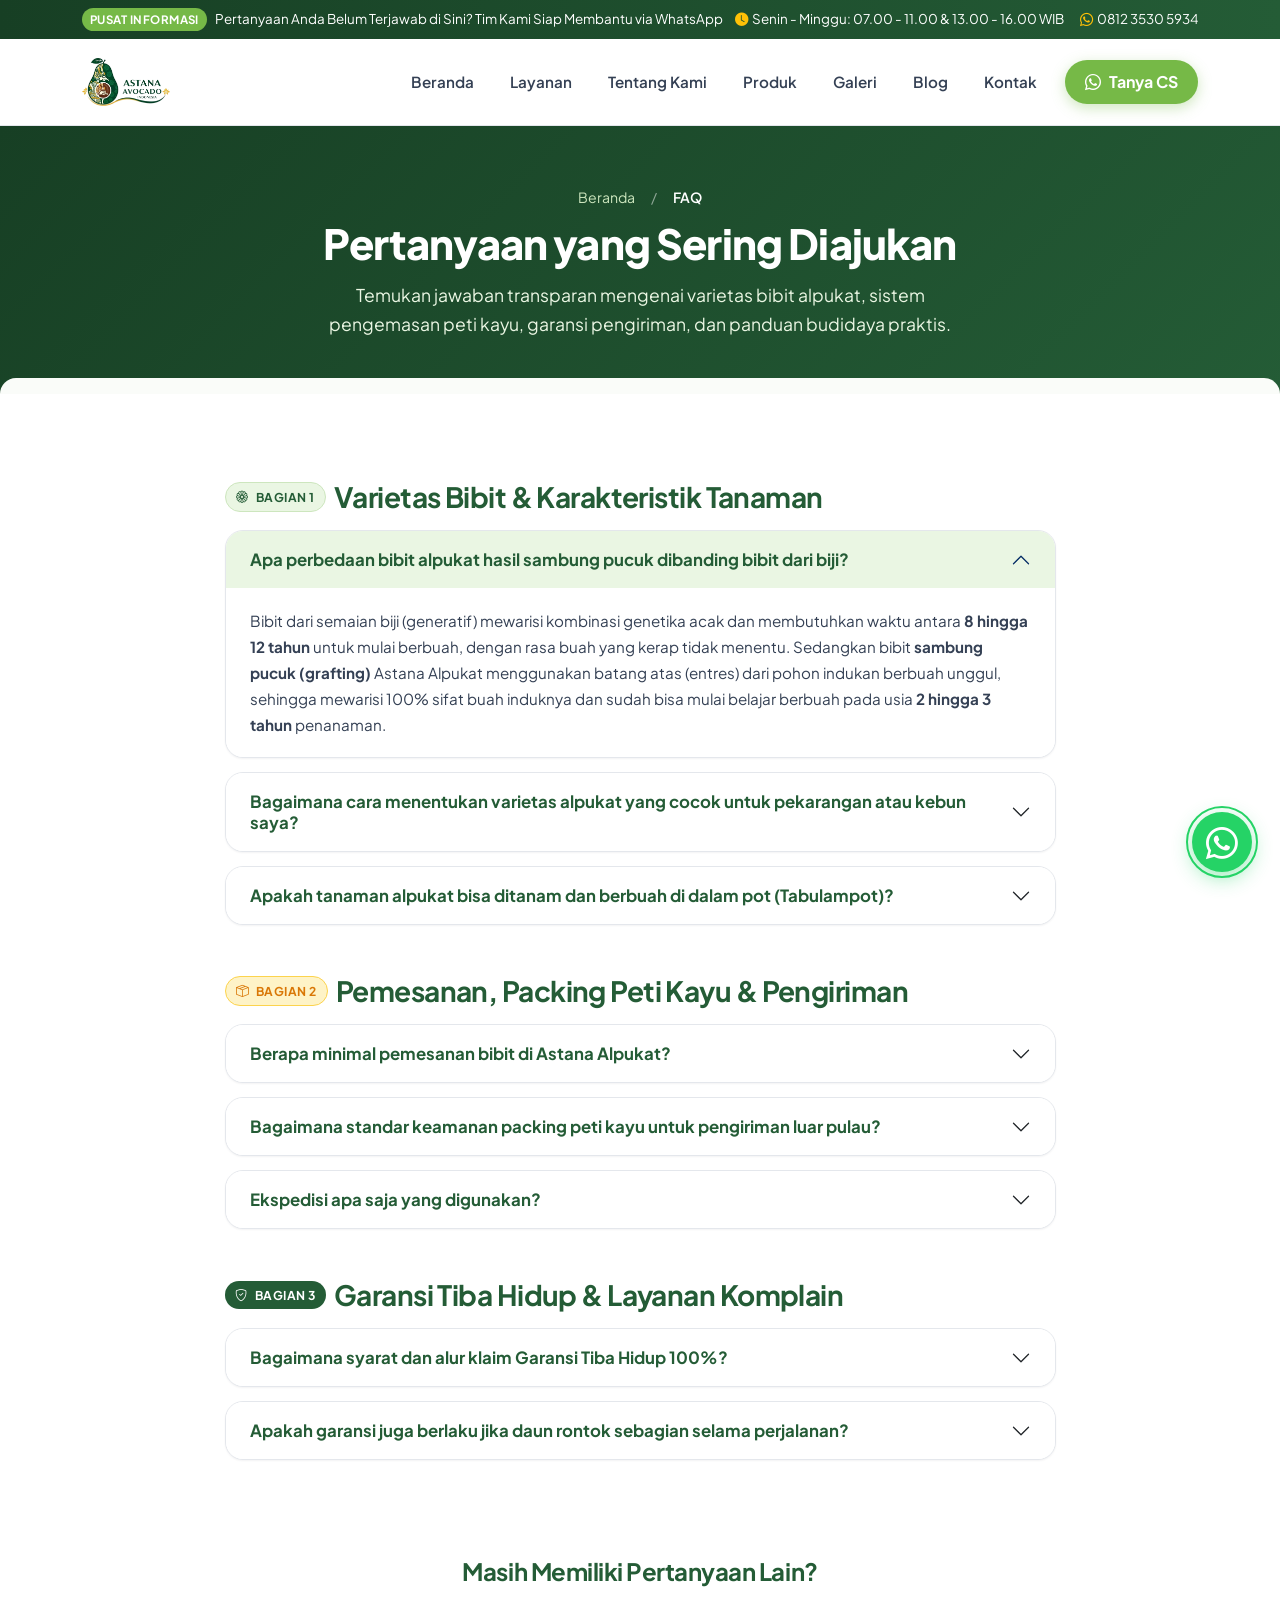
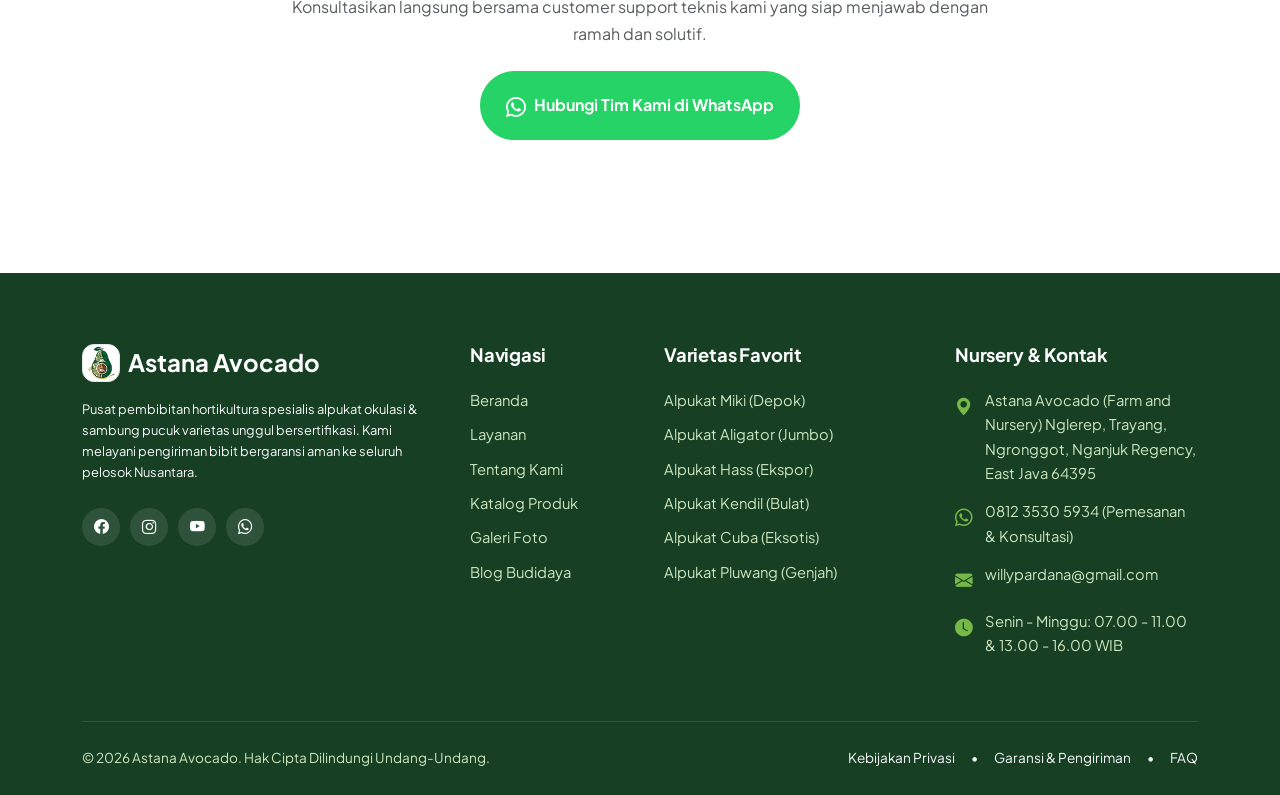
<file: faq.html>
<!DOCTYPE html>
<html lang="id">
<head>
  <meta charset="UTF-8">
  <meta name="viewport" content="width=device-width, initial-scale=1.0">
  <title>FAQ - Pertanyaan Umum Bibit &amp; Pengiriman | Astana Avocado</title>
  <meta name="description" content="Jawaban lengkap seputar bibit alpukat sambung pucuk: cara memilih varietas, standar packing kayu, garansi bibit tiba hidup, dan tips perawatan pasca tiba.">
  <link rel="canonical" href="https://astanaalpukat.com/faq.html">

  <meta property="og:type" content="website">
  <meta property="og:url" content="https://astanaalpukat.com/faq.html">
  <meta property="og:title" content="FAQ - Pertanyaan Umum Bibit &amp; Pengiriman | Astana Avocado">
  <meta property="og:description" content="Kumpulan tanya jawab teknis budidaya alpukat, pengiriman luar pulau, dan garansi bibit hidup.">
  <meta property="og:image" content="assets/images/hero-alpukat.webp">

  <!-- Favicon -->
  <link rel="icon" type="image/webp" href="assets/images/favicon.webp">

  <!-- Bootstrap 5 CSS Official CDN -->
  <link href="https://cdn.jsdelivr.net/npm/bootstrap@5.3.3/dist/css/bootstrap.min.css" rel="stylesheet" integrity="sha384-QWTKZyjpPEjISv5WaRU9OFeRpok6YctnYmDr5pNlyT2bRjXh0JMhjY6hW+ALEwIH" crossorigin="anonymous">
  <link rel="stylesheet" href="https://cdn.jsdelivr.net/npm/bootstrap-icons@1.11.3/font/bootstrap-icons.min.css">
  <link rel="stylesheet" href="assets/css/style.css">

  <!-- FAQPage Schema.org JSON-LD -->
  <script type="application/ld+json">
  {
    "@context": "https://schema.org",
    "@type": "FAQPage",
    "mainEntity": [
      {
        "@type": "Question",
        "name": "Apa perbedaan bibit alpukat hasil sambung pucuk dibanding bibit dari biji?",
        "acceptedAnswer": {
          "@type": "Answer",
          "text": "Bibit sambung pucuk (grafting) mewarisi 100% sifat unggul pohon induk yang sudah terbukti berbuah lebat dengan rasa pulen mentega, dan mulai berbuah dalam waktu 2-3 tahun. Sedangkan bibit dari biji butuh waktu 8-12 tahun dan buahnya sering mengalami penurunan kualitas."
        }
      },
      {
        "@type": "Question",
        "name": "Bagaimana ketentuan Garansi Tiba Hidup 100% dari Astana Alpukat?",
        "acceptedAnswer": {
          "@type": "Answer",
          "text": "Jika bibit patah batang utama atau mati saat kemasan peti kayu dibuka, kirimkan bukti video unboxing dalam waktu 1x24 jam sejak paket tiba. Kami akan mengganti bibit baru tanpa biaya pembelian bibit."
        }
      }
    ]
  }
  </script>
</head>
<body>

  <!-- Top Announcement Bar -->
  <aside class="topbar" aria-label="Pengumuman promo">
    <div class="container">
      <div class="d-flex justify-content-between align-items-center">
        <div class="d-flex align-items-center gap-2">
          <span class="topbar-badge">Pusat Informasi</span>
          <span>Pertanyaan Anda Belum Terjawab di Sini? Tim Kami Siap Membantu via WhatsApp</span>
        </div>
        <div class="d-none d-md-flex align-items-center gap-3">
          <span><i class="bi bi-clock-fill me-1 text-warning"></i>Senin - Minggu: 07.00 - 11.00 &amp; 13.00 - 16.00 WIB</span>
          <span><i class="bi bi-whatsapp me-1 text-warning"></i>0812 3530 5934</span>
        </div>
      </div>
    </div>
  </aside>

  <!-- Main Navigation Header -->
  <header class="main-navbar" id="site-header">
    <div class="container">
      <nav class="navbar navbar-expand-lg p-0" aria-label="Menu navigasi utama">
        <a class="navbar-brand" href="index.html">
          <img src="assets/images/logo-baru-astanaavocado.webp" alt="Logo Astana Avocado Indonesia" class="navbar-brand-logo" height="48">
        </a>

        <button class="navbar-toggler border-0 shadow-none" type="button" data-bs-toggle="collapse" data-bs-target="#navbarAstana" aria-controls="navbarAstana" aria-expanded="false" aria-label="Toggle navigation">
          <span class="navbar-toggler-icon"></span>
        </button>

        <div class="collapse navbar-collapse" id="navbarAstana">
          <ul class="navbar-nav ms-auto align-items-lg-center gap-1">
            <li class="nav-item"><a class="nav-link" href="index.html">Beranda</a></li>
            <li class="nav-item"><a class="nav-link" href="layanan.html">Layanan</a></li>
            <li class="nav-item"><a class="nav-link" href="tentang-kami.html">Tentang Kami</a></li>
            <li class="nav-item"><a class="nav-link" href="produk.html">Produk</a></li>
            <li class="nav-item"><a class="nav-link" href="galeri.html">Galeri</a></li>
            <li class="nav-item"><a class="nav-link" href="blog.html">Blog</a></li>
            <li class="nav-item"><a class="nav-link" href="kontak.html">Kontak</a></li>
            <li class="nav-item ms-lg-2 mt-2 mt-lg-0">
              <a class="nav-cta-btn" href="https://wa.me/6281235305934?text=Halo%20Astana%20Alpukat,%20saya%20ingin%20tanya%20seputar%20bibit." target="_blank" rel="noopener noreferrer">
                <i class="bi bi-whatsapp"></i>
                <span>Tanya CS</span>
              </a>
            </li>
          </ul>
        </div>
      </nav>
    </div>
  </header>

  <main id="main-content">
    <!-- Page Header Banner -->
    <section class="page-header text-center">
      <div class="container">
        <nav aria-label="breadcrumb">
          <ol class="breadcrumb-custom list-unstyled p-0 mb-2">
            <li><a href="index.html">Beranda</a></li>
            <li><span class="text-white-50 mx-2">/</span></li>
            <li class="active" aria-current="page">FAQ</li>
          </ol>
        </nav>
        <h1>Pertanyaan yang Sering Diajukan</h1>
        <p>Temukan jawaban transparan mengenai varietas bibit alpukat, sistem pengemasan peti kayu, garansi pengiriman, dan panduan budidaya praktis.</p>
      </div>
    </section>

    <!-- FAQ Accordion Sections -->
    <section class="section-padding bg-white">
      <div class="container">
        <div class="row justify-content-center">
          <div class="col-lg-9">
            
            <!-- Kategori 1: Bibit & Varietas -->
            <div class="mb-5">
              <div class="d-flex align-items-center gap-2 mb-3">
                <span class="badge-tag badge-green"><i class="bi bi-flower1 me-1"></i>Bagian 1</span>
                <h3 class="fw-bold text-forest mb-0">Varietas Bibit &amp; Karakteristik Tanaman</h3>
              </div>
              <div class="accordion accordion-custom" id="faqCat1">
                
                <div class="accordion-item">
                  <h4 class="accordion-header" id="c1h1">
                    <button class="accordion-button" type="button" data-bs-toggle="collapse" data-bs-target="#c1q1" aria-expanded="true" aria-controls="c1q1">
                      Apa perbedaan bibit alpukat hasil sambung pucuk dibanding bibit dari biji?
                    </button>
                  </h4>
                  <div id="c1q1" class="accordion-collapse collapse show" aria-labelledby="c1h1" data-bs-parent="#faqCat1">
                    <div class="accordion-body">
                      Bibit dari semaian biji (generatif) mewarisi kombinasi genetika acak dan membutuhkan waktu antara <strong>8 hingga 12 tahun</strong> untuk mulai berbuah, dengan rasa buah yang kerap tidak menentu. Sedangkan bibit <strong>sambung pucuk (grafting)</strong> Astana Alpukat menggunakan batang atas (entres) dari pohon indukan berbuah unggul, sehingga mewarisi 100% sifat buah induknya dan sudah bisa mulai belajar berbuah pada usia <strong>2 hingga 3 tahun</strong> penanaman.
                    </div>
                  </div>
                </div>

                <div class="accordion-item">
                  <h4 class="accordion-header" id="c1h2">
                    <button class="accordion-button collapsed" type="button" data-bs-toggle="collapse" data-bs-target="#c1q2" aria-expanded="false" aria-controls="c1q2">
                      Bagaimana cara menentukan varietas alpukat yang cocok untuk pekarangan atau kebun saya?
                    </button>
                  </h4>
                  <div id="c1q2" class="accordion-collapse collapse" aria-labelledby="c1h2" data-bs-parent="#faqCat1">
                    <div class="accordion-body">
                      Faktor penentu utama adalah <strong>ketinggian lokasi (mdpl)</strong>:<br>
                      &bull; <strong>Dataran Rendah (0 - 600 mdpl):</strong> Sangat cocok memilih <em>Alpukat Miki</em> (tahan ulat, sangat rajin berbuah), <em>Alpukat Kelud</em>, atau <em>Alpukat Cuba</em>.<br>
                      &bull; <strong>Dataran Menengah (200 - 900 mdpl):</strong> Cocok untuk varietas buah jumbo seperti <em>Alpukat Aligator</em>, <em>Alpukat Kendil</em>, dan <em>Alpukat Pluwang</em>.<br>
                      &bull; <strong>Dataran Tinggi / Pegunungan (600 - 1.500 mdpl):</strong> Sangat ideal untuk <em>Alpukat Hass</em> (standar ekspor dunia).
                    </div>
                  </div>
                </div>

                <div class="accordion-item">
                  <h4 class="accordion-header" id="c1h3">
                    <button class="accordion-button collapsed" type="button" data-bs-toggle="collapse" data-bs-target="#c1q3" aria-expanded="false" aria-controls="c1q3">
                      Apakah tanaman alpukat bisa ditanam dan berbuah di dalam pot (Tabulampot)?
                    </button>
                  </h4>
                  <div id="c1q3" class="accordion-collapse collapse" aria-labelledby="c1h3" data-bs-parent="#faqCat1">
                    <div class="accordion-body">
                      <strong>Bisa sekali!</strong> Varietas yang paling responsif dan rajin berbuah di dalam pot adalah <strong>Alpukat Miki</strong> dan <strong>Alpukat Pluwang</strong>. Gunakan pot atau planter bag berdiameter minimal 50–60 cm dengan media campuran tanah gembur, sekam bakar, dan pupuk kandang matang (rasio 1:1:1), serta lakukan pemangkasan cabang secara rutin untuk menjaga tajuk tetap proporsional.
                    </div>
                  </div>
                </div>

              </div>
            </div>

            <!-- Kategori 2: Pemesanan & Pengiriman -->
            <div class="mb-5">
              <div class="d-flex align-items-center gap-2 mb-3">
                <span class="badge-tag badge-gold"><i class="bi bi-box-seam me-1"></i>Bagian 2</span>
                <h3 class="fw-bold text-forest mb-0">Pemesanan, Packing Peti Kayu &amp; Pengiriman</h3>
              </div>
              <div class="accordion accordion-custom" id="faqCat2">
                
                <div class="accordion-item">
                  <h4 class="accordion-header" id="c2h1">
                    <button class="accordion-button collapsed" type="button" data-bs-toggle="collapse" data-bs-target="#c2q1" aria-expanded="false" aria-controls="c2q1">
                      Berapa minimal pemesanan bibit di Astana Alpukat?
                    </button>
                  </h4>
                  <div id="c2q1" class="accordion-collapse collapse" aria-labelledby="c2h1" data-bs-parent="#faqCat2">
                    <div class="accordion-body">
                      Minimal order eceran adalah <strong>2 bibit</strong> (bisa campur varietas). Kami juga melayani pemesanan partai besar (50 hingga ribuan bibit) untuk proyek perkebunan dengan harga grosir khusus.
                    </div>
                  </div>
                </div>

                <div class="accordion-item">
                  <h4 class="accordion-header" id="c2h2">
                    <button class="accordion-button collapsed" type="button" data-bs-toggle="collapse" data-bs-target="#c2q2" aria-expanded="false" aria-controls="c2q2">
                      Bagaimana standar keamanan packing peti kayu untuk pengiriman luar pulau?
                    </button>
                  </h4>
                  <div id="c2q2" class="accordion-collapse collapse" aria-labelledby="c2h2" data-bs-parent="#faqCat2">
                    <div class="accordion-body">
                      Setiap bibit kami susun tegak dalam <strong>peti kayu berventilasi</strong> khusus ekspedisi tanaman hidup. Polybag diikat kencang agar media tidak goyah, dan bagian atas dilapisi cocopeat basah ber-nutrisi yang menjaga tanaman tetap segar hingga <strong>7–10 hari</strong> perjalanan kargo darat, laut, maupun pesawat udara.
                    </div>
                  </div>
                </div>

                <div class="accordion-item">
                  <h4 class="accordion-header" id="c2h3">
                    <button class="accordion-button collapsed" type="button" data-bs-toggle="collapse" data-bs-target="#c2q3" aria-expanded="false" aria-controls="c2q3">
                      Ekspedisi apa saja yang digunakan?
                    </button>
                  </h4>
                  <div id="c2q3" class="accordion-collapse collapse" aria-labelledby="c2h3" data-bs-parent="#faqCat2">
                    <div class="accordion-body">
                      Kami bermitra dengan ekspedisi kargo terpercaya yang berpengalaman menangani tanaman hidup, antara lain <strong>Indah Logistik Cargo, J&amp;T Cargo, KIB Cepat (jalur kereta Pulau Jawa), Dakota Cargo</strong>, dan pengiriman via armada truk sewa borongan langsung untuk partai besar ke area Jawa, Bali, dan Sumatra.
                    </div>
                  </div>
                </div>

              </div>
            </div>

            <!-- Kategori 3: Garansi & Komplain -->
            <div class="mb-5">
              <div class="d-flex align-items-center gap-2 mb-3">
                <span class="badge-tag badge-forest"><i class="bi bi-shield-check me-1"></i>Bagian 3</span>
                <h3 class="fw-bold text-forest mb-0">Garansi Tiba Hidup &amp; Layanan Komplain</h3>
              </div>
              <div class="accordion accordion-custom" id="faqCat3">
                
                <div class="accordion-item">
                  <h4 class="accordion-header" id="c3h1">
                    <button class="accordion-button collapsed" type="button" data-bs-toggle="collapse" data-bs-target="#c3q1" aria-expanded="false" aria-controls="c3q1">
                      Bagaimana syarat dan alur klaim Garansi Tiba Hidup 100%?
                    </button>
                  </h4>
                  <div id="c3q1" class="accordion-collapse collapse" aria-labelledby="c3h1" data-bs-parent="#faqCat3">
                    <div class="accordion-body">
                      Apabila saat peti dibuka bibit mengalami patah pada sambungan pucuk utama atau mati (daun kering rontok total), Anda cukup membuat <strong>rekaman video unboxing</strong> saat pertama kali membuka paket peti kayu dan mengirimkannya ke WhatsApp kami dalam waktu <strong>1x24 jam</strong> sejak paket diterima. Kami akan mengirimkan bibit pengganti baru tanpa memungut biaya pembelian bibit lagi.
                    </div>
                  </div>
                </div>

                <div class="accordion-item">
                  <h4 class="accordion-header" id="c3h2">
                    <button class="accordion-button collapsed" type="button" data-bs-toggle="collapse" data-bs-target="#c3q2" aria-expanded="false" aria-controls="c3q2">
                      Apakah garansi juga berlaku jika daun rontok sebagian selama perjalanan?
                    </button>
                  </h4>
                  <div id="c3q2" class="accordion-collapse collapse" aria-labelledby="c3h2" data-bs-parent="#faqCat3">
                    <div class="accordion-body">
                      Jika beberapa helai daun rontok namun batang sambungan dan pucuk hijau masih segar kenyal, tanaman tersebut hanya mengalami stres perjalanan wajar. Letakkan bibit di tempat teduh dan siram dengan larutan Vitamin B1; dalam waktu 1-2 minggu tanaman akan segera menumbuhkan trubus tunas daun baru.
                    </div>
                  </div>
                </div>

              </div>
            </div>

            <!-- Masih Ada Pertanyaan Lain? -->
            <div class="card border-0 rounded-4 p-4 p-md-5 bg-soft text-center mt-5">
              <h4 class="fw-bold text-forest mb-2">Masih Memiliki Pertanyaan Lain?</h4>
              <p class="text-muted mb-4">Konsultasikan langsung bersama customer support teknis kami yang siap menjawab dengan ramah dan solutif.</p>
              <div>
                <a href="https://wa.me/6281235305934?text=Halo%20Astana%20Avocado,%20saya%20punya%20pertanyaan%20tentang%20bibit." target="_blank" rel="noopener noreferrer" class="btn-whatsapp py-3 px-4">
                  <i class="bi bi-whatsapp fs-5"></i>
                  <span>Hubungi Tim Kami di WhatsApp</span>
                </a>
              </div>
            </div>

          </div>
        </div>
      </div>
    </section>
  </main>

  <!-- Site Footer -->
  <footer class="site-footer">
    <div class="container">
      <div class="row g-5">
        <div class="col-lg-4 col-md-6">
          <div class="d-flex align-items-center gap-2 mb-3">
            <div class="brand-icon-wrap" style="width: 38px; height: 38px;">
              <img src="assets/images/favicon.webp" alt="Logo Astana Avocado" width="28" height="28">
            </div>
            <span class="fs-4 fw-bold text-white">Astana Avocado</span>
          </div>
          <p class="small text-light mb-4">
            Pusat pembibitan hortikultura spesialis alpukat okulasi &amp; sambung pucuk varietas unggul bersertifikasi. Kami melayani pengiriman bibit bergaransi aman ke seluruh pelosok Nusantara.
          </p>
          <div class="social-links">
            <a href="https://facebook.com/astanaalpukat" class="social-btn" aria-label="Facebook"><i class="bi bi-facebook"></i></a>
            <a href="https://instagram.com/astanaalpukat" class="social-btn" aria-label="Instagram"><i class="bi bi-instagram"></i></a>
            <a href="https://youtube.com/@astanaalpukat" class="social-btn" aria-label="YouTube"><i class="bi bi-youtube"></i></a>
            <a href="https://wa.me/6281235305934" class="social-btn" aria-label="WhatsApp"><i class="bi bi-whatsapp"></i></a>
          </div>
        </div>

        <div class="col-lg-2 col-md-6 col-6">
          <h5>Navigasi</h5>
          <ul class="footer-links">
            <li><a href="index.html">Beranda</a></li>
            <li><a href="layanan.html">Layanan</a></li>
            <li><a href="tentang-kami.html">Tentang Kami</a></li>
            <li><a href="produk.html">Katalog Produk</a></li>
            <li><a href="galeri.html">Galeri Foto</a></li>
            <li><a href="blog.html">Blog Budidaya</a></li>
          </ul>
        </div>

        <div class="col-lg-3 col-md-6 col-6">
          <h5>Varietas Favorit</h5>
          <ul class="footer-links">
            <li><a href="produk.html">Alpukat Miki (Depok)</a></li>
            <li><a href="produk.html">Alpukat Aligator (Jumbo)</a></li>
            <li><a href="produk.html">Alpukat Hass (Ekspor)</a></li>
            <li><a href="produk.html">Alpukat Kendil (Bulat)</a></li>
            <li><a href="produk.html">Alpukat Cuba (Eksotis)</a></li>
            <li><a href="produk.html">Alpukat Pluwang (Genjah)</a></li>
          </ul>
        </div>

        <div class="col-lg-3 col-md-6">
          <h5>Nursery &amp; Kontak</h5>
          <div class="footer-contact-item">
            <i class="bi bi-geo-alt-fill"></i>
            <div>Astana Avocado (Farm and Nursery) Nglerep, Trayang, Ngronggot, Nganjuk Regency, East Java 64395</div>
          </div>
          <div class="footer-contact-item">
            <i class="bi bi-whatsapp"></i>
            <div>0812 3530 5934 (Pemesanan &amp; Konsultasi)</div>
          </div>
          <div class="footer-contact-item">
            <i class="bi bi-envelope-fill"></i>
            <div>willypardana@gmail.com</div>
          </div>
          <div class="footer-contact-item">
            <i class="bi bi-clock-fill"></i>
            <div>Senin - Minggu: 07.00 - 11.00 &amp; 13.00 - 16.00 WIB</div>
          </div>
        </div>
      </div>

      <div class="footer-bottom">
        <div>&copy; 2026 Astana Avocado. Hak Cipta Dilindungi Undang-Undang.</div>
        <div class="d-flex gap-3">
          <a href="kebijakan-privasi.html" class="text-light">Kebijakan Privasi</a>
          <span class="text-light">&bull;</span>
          <a href="kebijakan-privasi.html#garansi" class="text-light">Garansi &amp; Pengiriman</a>
          <span class="text-light">&bull;</span>
          <a href="faq.html" class="text-light">FAQ</a>
        </div>
      </div>
    </div>
  </footer>

  <!-- Floating WhatsApp Widget -->
  <a href="https://wa.me/6281235305934?text=Halo%20Astana%20Avocado,%20saya%20ingin%20tanya%20seputar%20bibit." target="_blank" rel="noopener noreferrer" class="floating-wa-btn" aria-label="WhatsApp">
    <div class="floating-wa-pulse"></div>
    <i class="bi bi-whatsapp"></i>
    <div class="floating-wa-tooltip">Tanya Pertanyaan Lain</div>
  </a>

  <!-- Bootstrap 5 JS Bundle Official CDN -->
  <script src="https://cdn.jsdelivr.net/npm/bootstrap@5.3.3/dist/js/bootstrap.bundle.min.js" integrity="sha384-YvpcrYf0tY3lHB60NNkmXc5s9fDVZLESaAA55NDzOxhy9GkcIdslK1eN7N6jIeHz" crossorigin="anonymous"></script>
  <!-- Custom JS -->
  <script src="assets/js/main.js"></script>
</body>
</html>
</file>
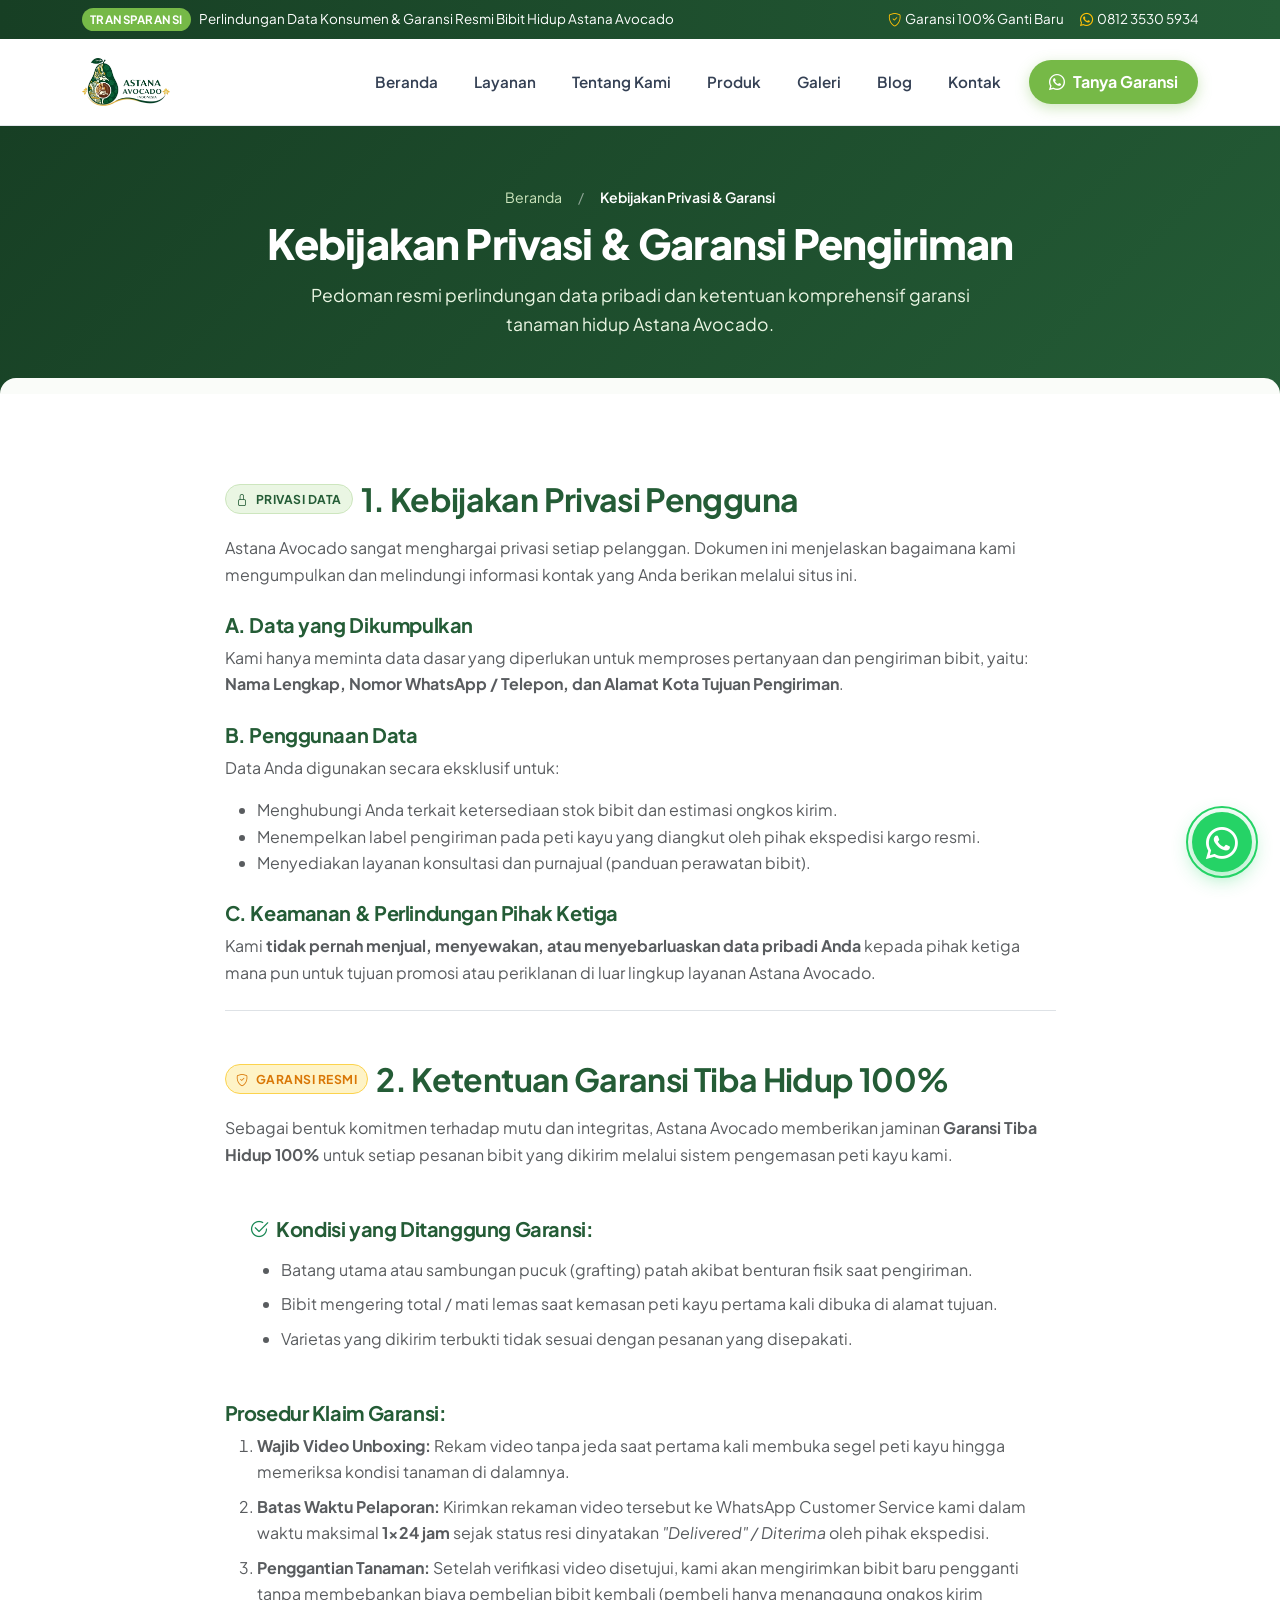
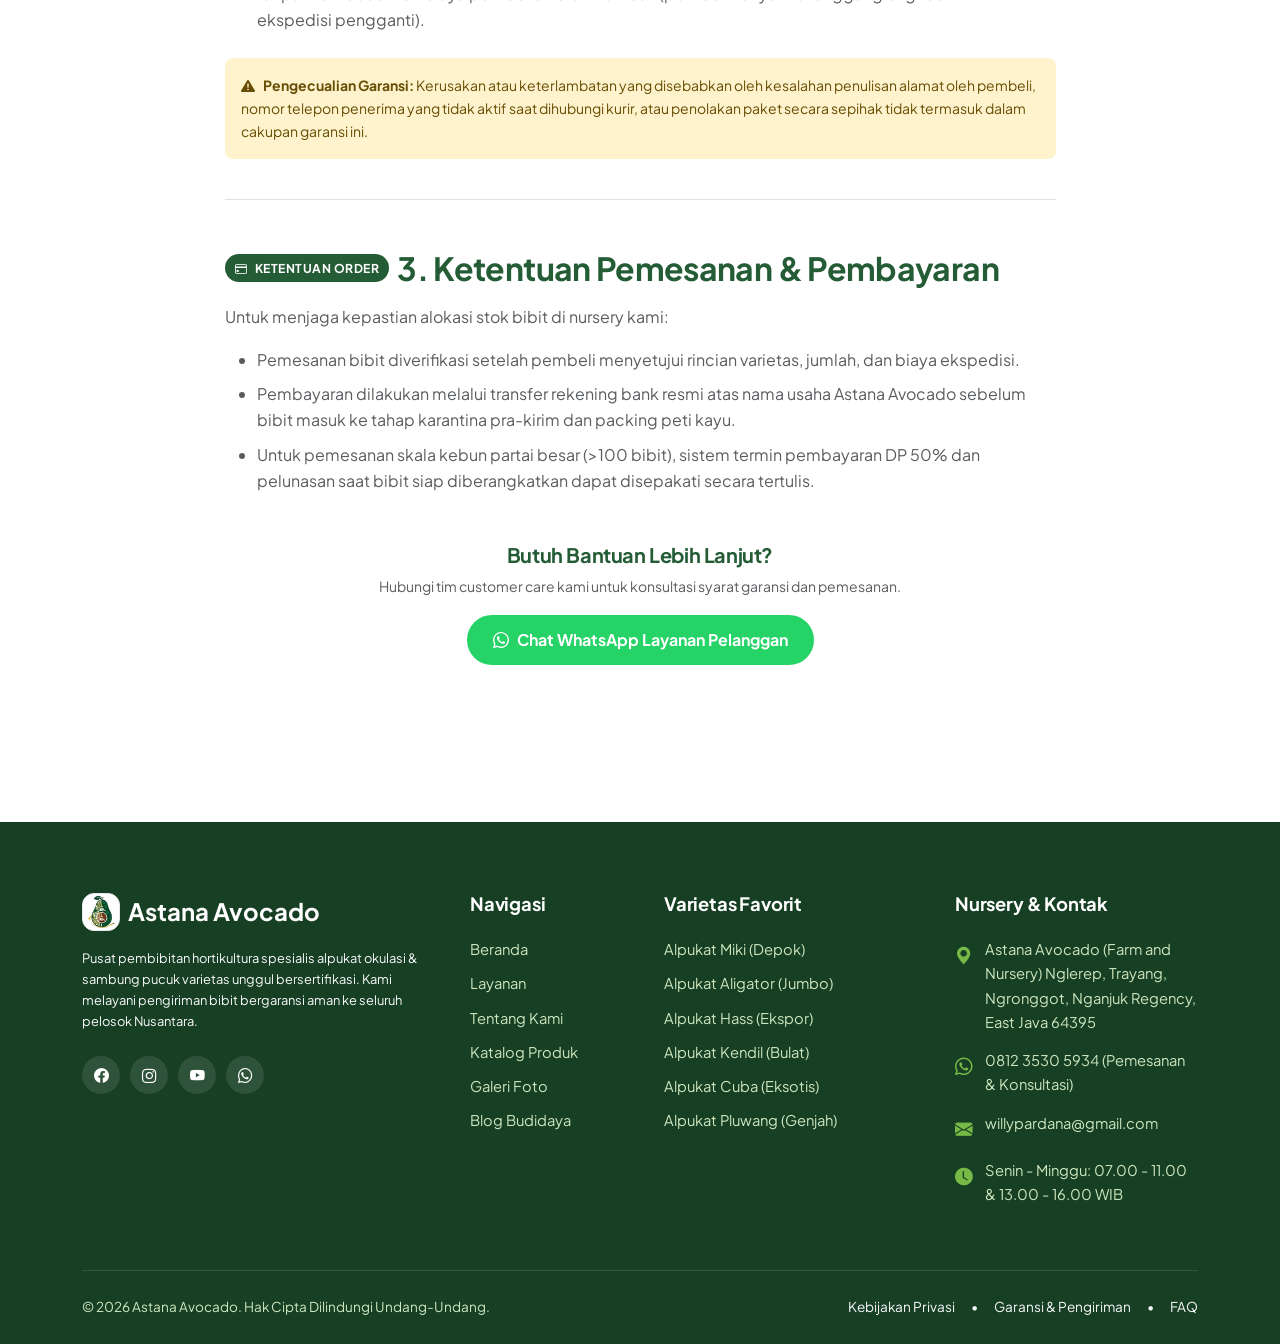
<file: kebijakan-privasi.html>
<!DOCTYPE html>
<html lang="id">
<head>
  <meta charset="UTF-8">
  <meta name="viewport" content="width=device-width, initial-scale=1.0">
  <title>Kebijakan Privasi &amp; Ketentuan Garansi Pengiriman | Astana Avocado</title>
  <meta name="description" content="Kebijakan privasi data konsumen, syarat pemesanan, dan syarat ketentuan Garansi Tiba Hidup 100% Astana Avocado.">
  <link rel="canonical" href="https://astanaalpukat.com/kebijakan-privasi.html">

  <meta property="og:type" content="website">
  <meta property="og:url" content="https://astanaalpukat.com/kebijakan-privasi.html">
  <meta property="og:title" content="Kebijakan Privasi &amp; Ketentuan Garansi Pengiriman | Astana Avocado">
  <meta property="og:description" content="Informasi transparansi perlindungan data pelanggan dan garansi pengiriman tanaman hidup.">
  <meta property="og:image" content="assets/images/favicon.webp">

  <!-- Favicon -->
  <link rel="icon" type="image/webp" href="assets/images/favicon.webp">

  <!-- Bootstrap 5 CSS Official CDN -->
  <link href="https://cdn.jsdelivr.net/npm/bootstrap@5.3.3/dist/css/bootstrap.min.css" rel="stylesheet" integrity="sha384-QWTKZyjpPEjISv5WaRU9OFeRpok6YctnYmDr5pNlyT2bRjXh0JMhjY6hW+ALEwIH" crossorigin="anonymous">
  <link rel="stylesheet" href="https://cdn.jsdelivr.net/npm/bootstrap-icons@1.11.3/font/bootstrap-icons.min.css">
  <link rel="stylesheet" href="assets/css/style.css">
</head>
<body>

  <!-- Top Announcement Bar -->
  <aside class="topbar" aria-label="Pengumuman promo">
    <div class="container">
      <div class="d-flex justify-content-between align-items-center">
        <div class="d-flex align-items-center gap-2">
          <span class="topbar-badge">Transparansi</span>
          <span>Perlindungan Data Konsumen &amp; Garansi Resmi Bibit Hidup Astana Avocado</span>
        </div>
        <div class="d-none d-md-flex align-items-center gap-3">
          <span><i class="bi bi-shield-check me-1 text-warning"></i>Garansi 100% Ganti Baru</span>
          <span><i class="bi bi-whatsapp me-1 text-warning"></i>0812 3530 5934</span>
        </div>
      </div>
    </div>
  </aside>

  <!-- Main Navigation Header -->
  <header class="main-navbar" id="site-header">
    <div class="container">
      <nav class="navbar navbar-expand-lg p-0" aria-label="Menu navigasi utama">
        <a class="navbar-brand" href="index.html">
          <img src="assets/images/logo-baru-astanaavocado.webp" alt="Logo Astana Avocado Indonesia" class="navbar-brand-logo" height="48">
        </a>

        <button class="navbar-toggler border-0 shadow-none" type="button" data-bs-toggle="collapse" data-bs-target="#navbarAstana" aria-controls="navbarAstana" aria-expanded="false" aria-label="Toggle navigation">
          <span class="navbar-toggler-icon"></span>
        </button>

        <div class="collapse navbar-collapse" id="navbarAstana">
          <ul class="navbar-nav ms-auto align-items-lg-center gap-1">
            <li class="nav-item"><a class="nav-link" href="index.html">Beranda</a></li>
            <li class="nav-item"><a class="nav-link" href="layanan.html">Layanan</a></li>
            <li class="nav-item"><a class="nav-link" href="tentang-kami.html">Tentang Kami</a></li>
            <li class="nav-item"><a class="nav-link" href="produk.html">Produk</a></li>
            <li class="nav-item"><a class="nav-link" href="galeri.html">Galeri</a></li>
            <li class="nav-item"><a class="nav-link" href="blog.html">Blog</a></li>
            <li class="nav-item"><a class="nav-link" href="kontak.html">Kontak</a></li>
            <li class="nav-item ms-lg-2 mt-2 mt-lg-0">
              <a class="nav-cta-btn" href="https://wa.me/6281235305934?text=Halo%20Astana%20Alpukat,%20saya%20ingin%20tanya%20kebijakan%20garansi." target="_blank" rel="noopener noreferrer">
                <i class="bi bi-whatsapp"></i>
                <span>Tanya Garansi</span>
              </a>
            </li>
          </ul>
        </div>
      </nav>
    </div>
  </header>

  <main id="main-content">
    <!-- Page Header Banner -->
    <section class="page-header text-center">
      <div class="container">
        <nav aria-label="breadcrumb">
          <ol class="breadcrumb-custom list-unstyled p-0 mb-2">
            <li><a href="index.html">Beranda</a></li>
            <li><span class="text-white-50 mx-2">/</span></li>
            <li class="active" aria-current="page">Kebijakan Privasi &amp; Garansi</li>
          </ol>
        </nav>
        <h1>Kebijakan Privasi &amp; Garansi Pengiriman</h1>
        <p>Pedoman resmi perlindungan data pribadi dan ketentuan komprehensif garansi tanaman hidup Astana Avocado.</p>
      </div>
    </section>

    <!-- Konten Kebijakan & Garansi -->
    <section class="section-padding bg-white">
      <div class="container">
        <div class="row justify-content-center">
          <div class="col-lg-9">
            
            <!-- Kebijakan Privasi -->
            <div class="mb-5 pb-4 border-bottom">
              <div class="d-flex align-items-center gap-2 mb-3">
                <span class="badge-tag badge-green"><i class="bi bi-lock me-1"></i>Privasi Data</span>
                <h2 class="fw-bold text-forest mb-0">1. Kebijakan Privasi Pengguna</h2>
              </div>
              <p class="text-muted">
                Astana Avocado sangat menghargai privasi setiap pelanggan. Dokumen ini menjelaskan bagaimana kami mengumpulkan dan melindungi informasi kontak yang Anda berikan melalui situs ini.
              </p>
              <h5 class="fw-bold text-forest mt-4">A. Data yang Dikumpulkan</h5>
              <p class="text-muted">
                Kami hanya meminta data dasar yang diperlukan untuk memproses pertanyaan dan pengiriman bibit, yaitu: <strong>Nama Lengkap, Nomor WhatsApp / Telepon, dan Alamat Kota Tujuan Pengiriman</strong>.
              </p>
              <h5 class="fw-bold text-forest mt-4">B. Penggunaan Data</h5>
              <p class="text-muted">
                Data Anda digunakan secara eksklusif untuk:
              </p>
              <ul class="text-muted">
                <li>Menghubungi Anda terkait ketersediaan stok bibit dan estimasi ongkos kirim.</li>
                <li>Menempelkan label pengiriman pada peti kayu yang diangkut oleh pihak ekspedisi kargo resmi.</li>
                <li>Menyediakan layanan konsultasi dan purnajual (panduan perawatan bibit).</li>
              </ul>
              <h5 class="fw-bold text-forest mt-4">C. Keamanan &amp; Perlindungan Pihak Ketiga</h5>
              <p class="text-muted mb-0">
                Kami <strong>tidak pernah menjual, menyewakan, atau menyebarluaskan data pribadi Anda</strong> kepada pihak ketiga mana pun untuk tujuan promosi atau periklanan di luar lingkup layanan Astana Avocado.
              </p>
            </div>

            <!-- Ketentuan Garansi Pengiriman -->
            <div class="mb-5 pb-4 border-bottom" id="garansi">
              <div class="d-flex align-items-center gap-2 mb-3">
                <span class="badge-tag badge-gold"><i class="bi bi-shield-check me-1"></i>Garansi Resmi</span>
                <h2 class="fw-bold text-forest mb-0">2. Ketentuan Garansi Tiba Hidup 100%</h2>
              </div>
              <p class="text-muted">
                Sebagai bentuk komitmen terhadap mutu dan integritas, Astana Avocado memberikan jaminan <strong>Garansi Tiba Hidup 100%</strong> untuk setiap pesanan bibit yang dikirim melalui sistem pengemasan peti kayu kami.
              </p>

              <div class="card border-0 bg-soft rounded-4 p-4 my-4">
                <h5 class="fw-bold text-forest mb-3"><i class="bi bi-check2-circle text-success me-2"></i>Kondisi yang Ditanggung Garansi:</h5>
                <ul class="text-muted mb-0 d-flex flex-column gap-2">
                  <li>Batang utama atau sambungan pucuk (grafting) patah akibat benturan fisik saat pengiriman.</li>
                  <li>Bibit mengering total / mati lemas saat kemasan peti kayu pertama kali dibuka di alamat tujuan.</li>
                  <li>Varietas yang dikirim terbukti tidak sesuai dengan pesanan yang disepakati.</li>
                </ul>
              </div>

              <h5 class="fw-bold text-forest mt-4">Prosedur Klaim Garansi:</h5>
              <ol class="text-muted d-flex flex-column gap-2">
                <li><strong>Wajib Video Unboxing:</strong> Rekam video tanpa jeda saat pertama kali membuka segel peti kayu hingga memeriksa kondisi tanaman di dalamnya.</li>
                <li><strong>Batas Waktu Pelaporan:</strong> Kirimkan rekaman video tersebut ke WhatsApp Customer Service kami dalam waktu maksimal <strong>1x24 jam</strong> sejak status resi dinyatakan <em>"Delivered" / Diterima</em> oleh pihak ekspedisi.</li>
                <li><strong>Penggantian Tanaman:</strong> Setelah verifikasi video disetujui, kami akan mengirimkan bibit baru pengganti tanpa membebankan biaya pembelian bibit kembali (pembeli hanya menanggung ongkos kirim ekspedisi pengganti).</li>
              </ol>

              <div class="alert alert-warning border-0 rounded-3 p-3 mt-4 small">
                <i class="bi bi-exclamation-triangle-fill me-2"></i><strong>Pengecualian Garansi:</strong> Kerusakan atau keterlambatan yang disebabkan oleh kesalahan penulisan alamat oleh pembeli, nomor telepon penerima yang tidak aktif saat dihubungi kurir, atau penolakan paket secara sepihak tidak termasuk dalam cakupan garansi ini.
              </div>
            </div>

            <!-- Ketentuan Pembayaran & Pengiriman -->
            <div class="mb-5">
              <div class="d-flex align-items-center gap-2 mb-3">
                <span class="badge-tag badge-forest"><i class="bi bi-credit-card me-1"></i>Ketentuan Order</span>
                <h2 class="fw-bold text-forest mb-0">3. Ketentuan Pemesanan &amp; Pembayaran</h2>
              </div>
              <p class="text-muted">
                Untuk menjaga kepastian alokasi stok bibit di nursery kami:
              </p>
              <ul class="text-muted d-flex flex-column gap-2 mb-4">
                <li>Pemesanan bibit diverifikasi setelah pembeli menyetujui rincian varietas, jumlah, dan biaya ekspedisi.</li>
                <li>Pembayaran dilakukan melalui transfer rekening bank resmi atas nama usaha Astana Avocado sebelum bibit masuk ke tahap karantina pra-kirim dan packing peti kayu.</li>
                <li>Untuk pemesanan skala kebun partai besar (&gt;100 bibit), sistem termin pembayaran DP 50% dan pelunasan saat bibit siap diberangkatkan dapat disepakati secara tertulis.</li>
              </ul>
              
              <div class="text-center p-4 bg-soft rounded-4">
                <h5 class="fw-bold text-forest mb-2">Butuh Bantuan Lebih Lanjut?</h5>
                <p class="small text-muted mb-3">Hubungi tim customer care kami untuk konsultasi syarat garansi dan pemesanan.</p>
                <a href="https://wa.me/6281235305934?text=Halo%20Astana%20Avocado,%20saya%20ingin%20tanya%20garansi%20pengiriman." target="_blank" rel="noopener noreferrer" class="btn-whatsapp px-4">
                  <i class="bi bi-whatsapp"></i> Chat WhatsApp Layanan Pelanggan
                </a>
              </div>
            </div>

          </div>
        </div>
      </div>
    </section>
  </main>

  <!-- Site Footer -->
  <footer class="site-footer">
    <div class="container">
      <div class="row g-5">
        <div class="col-lg-4 col-md-6">
          <div class="d-flex align-items-center gap-2 mb-3">
            <div class="brand-icon-wrap" style="width: 38px; height: 38px;">
              <img src="assets/images/favicon.webp" alt="Logo Astana Avocado" width="28" height="28">
            </div>
            <span class="fs-4 fw-bold text-white">Astana Avocado</span>
          </div>
          <p class="small text-light mb-4">
            Pusat pembibitan hortikultura spesialis alpukat okulasi &amp; sambung pucuk varietas unggul bersertifikasi. Kami melayani pengiriman bibit bergaransi aman ke seluruh pelosok Nusantara.
          </p>
          <div class="social-links">
            <a href="https://facebook.com/astanaalpukat" class="social-btn" aria-label="Facebook"><i class="bi bi-facebook"></i></a>
            <a href="https://instagram.com/astanaalpukat" class="social-btn" aria-label="Instagram"><i class="bi bi-instagram"></i></a>
            <a href="https://youtube.com/@astanaalpukat" class="social-btn" aria-label="YouTube"><i class="bi bi-youtube"></i></a>
            <a href="https://wa.me/6281235305934" class="social-btn" aria-label="WhatsApp"><i class="bi bi-whatsapp"></i></a>
          </div>
        </div>

        <div class="col-lg-2 col-md-6 col-6">
          <h5>Navigasi</h5>
          <ul class="footer-links">
            <li><a href="index.html">Beranda</a></li>
            <li><a href="layanan.html">Layanan</a></li>
            <li><a href="tentang-kami.html">Tentang Kami</a></li>
            <li><a href="produk.html">Katalog Produk</a></li>
            <li><a href="galeri.html">Galeri Foto</a></li>
            <li><a href="blog.html">Blog Budidaya</a></li>
          </ul>
        </div>

        <div class="col-lg-3 col-md-6 col-6">
          <h5>Varietas Favorit</h5>
          <ul class="footer-links">
            <li><a href="produk.html">Alpukat Miki (Depok)</a></li>
            <li><a href="produk.html">Alpukat Aligator (Jumbo)</a></li>
            <li><a href="produk.html">Alpukat Hass (Ekspor)</a></li>
            <li><a href="produk.html">Alpukat Kendil (Bulat)</a></li>
            <li><a href="produk.html">Alpukat Cuba (Eksotis)</a></li>
            <li><a href="produk.html">Alpukat Pluwang (Genjah)</a></li>
          </ul>
        </div>

        <div class="col-lg-3 col-md-6">
          <h5>Nursery &amp; Kontak</h5>
          <div class="footer-contact-item">
            <i class="bi bi-geo-alt-fill"></i>
            <div>Astana Avocado (Farm and Nursery) Nglerep, Trayang, Ngronggot, Nganjuk Regency, East Java 64395</div>
          </div>
          <div class="footer-contact-item">
            <i class="bi bi-whatsapp"></i>
            <div>0812 3530 5934 (Pemesanan &amp; Konsultasi)</div>
          </div>
          <div class="footer-contact-item">
            <i class="bi bi-envelope-fill"></i>
            <div>willypardana@gmail.com</div>
          </div>
          <div class="footer-contact-item">
            <i class="bi bi-clock-fill"></i>
            <div>Senin - Minggu: 07.00 - 11.00 &amp; 13.00 - 16.00 WIB</div>
          </div>
        </div>
      </div>

      <div class="footer-bottom">
        <div>&copy; 2026 Astana Avocado. Hak Cipta Dilindungi Undang-Undang.</div>
        <div class="d-flex gap-3">
          <a href="kebijakan-privasi.html" class="text-light">Kebijakan Privasi</a>
          <span class="text-light">&bull;</span>
          <a href="kebijakan-privasi.html#garansi" class="text-light">Garansi &amp; Pengiriman</a>
          <span class="text-light">&bull;</span>
          <a href="faq.html" class="text-light">FAQ</a>
        </div>
      </div>
    </div>
  </footer>

  <!-- Floating WhatsApp Widget -->
  <a href="https://wa.me/6281235305934?text=Halo%20Astana%20Avocado,%20saya%20ingin%20tanya%20kebijakan%20garansi." target="_blank" rel="noopener noreferrer" class="floating-wa-btn" aria-label="WhatsApp">
    <div class="floating-wa-pulse"></div>
    <i class="bi bi-whatsapp"></i>
    <div class="floating-wa-tooltip">Tanya Garansi Pengiriman</div>
  </a>

  <!-- Bootstrap 5 JS Bundle Official CDN -->
  <script src="https://cdn.jsdelivr.net/npm/bootstrap@5.3.3/dist/js/bootstrap.bundle.min.js" integrity="sha384-YvpcrYf0tY3lHB60NNkmXc5s9fDVZLESaAA55NDzOxhy9GkcIdslK1eN7N6jIeHz" crossorigin="anonymous"></script>
  <!-- Custom JS -->
  <script src="assets/js/main.js"></script>
</body>
</html>
</file>
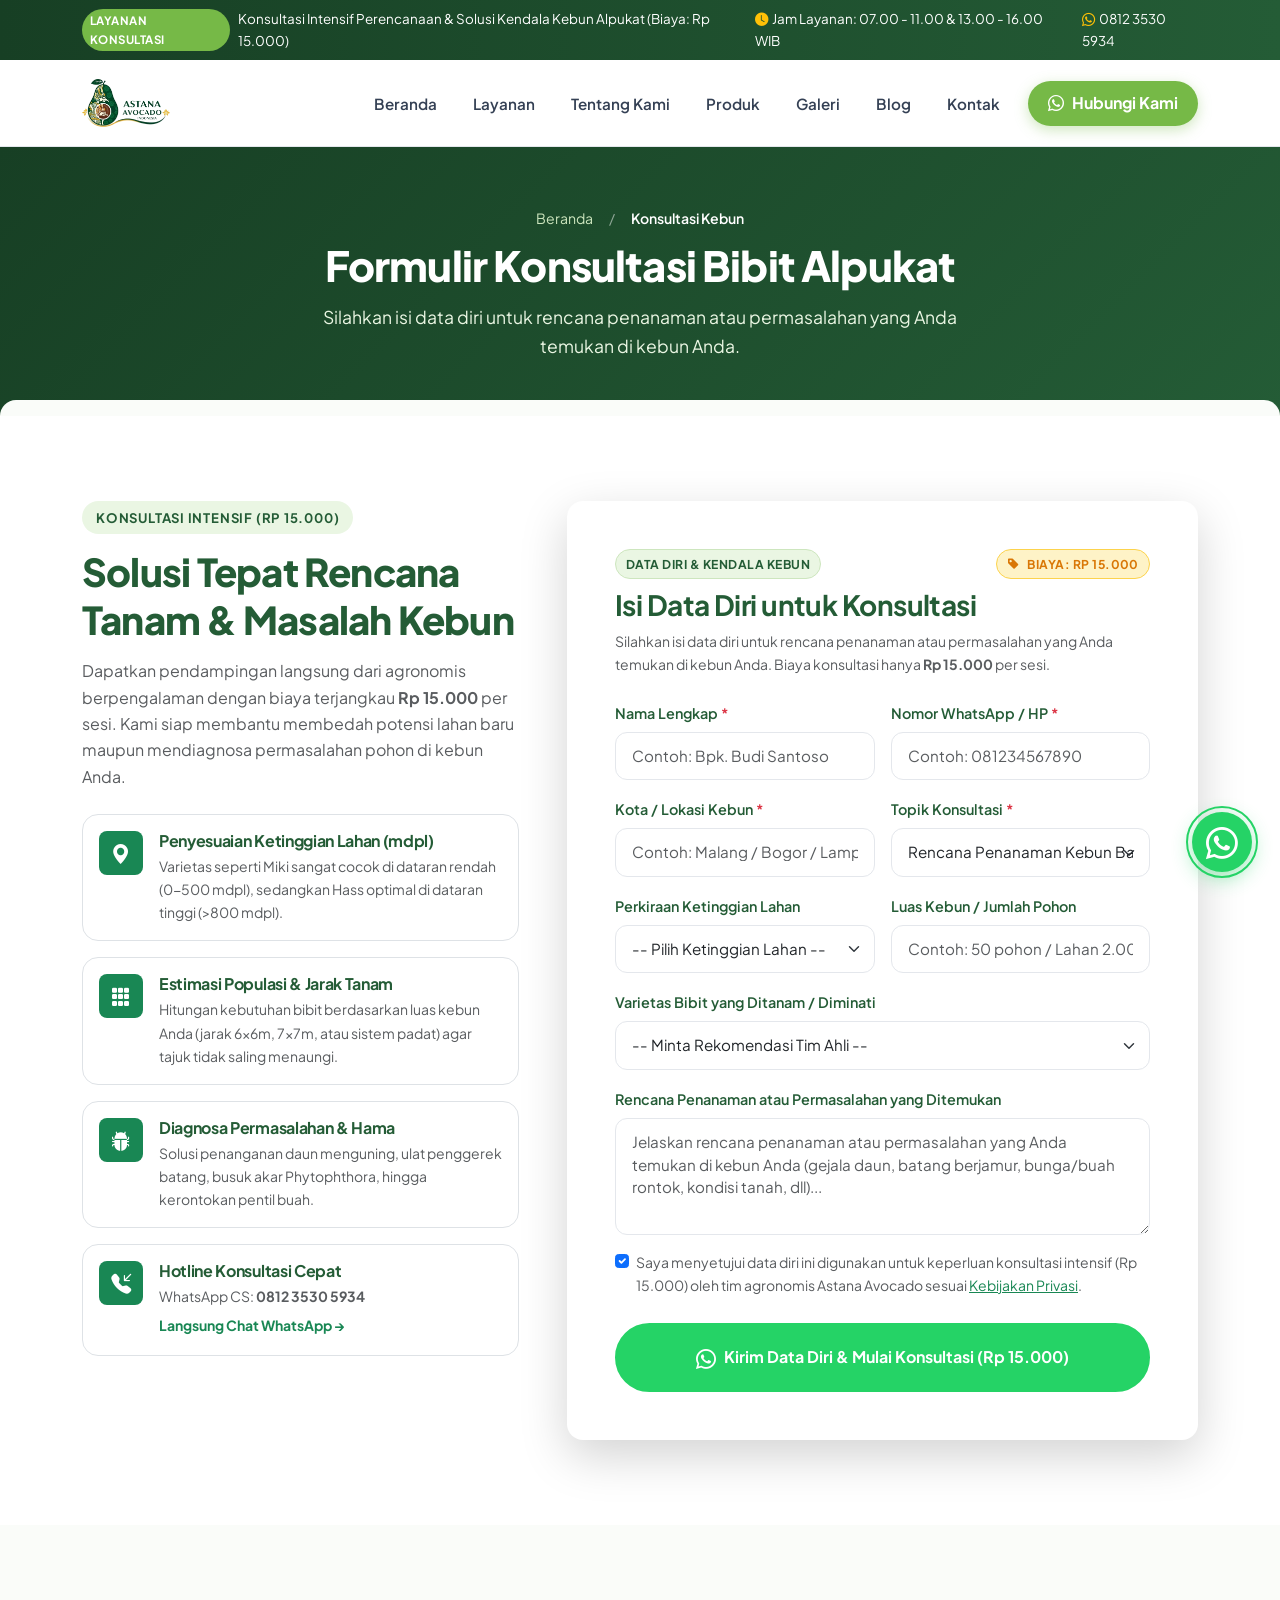
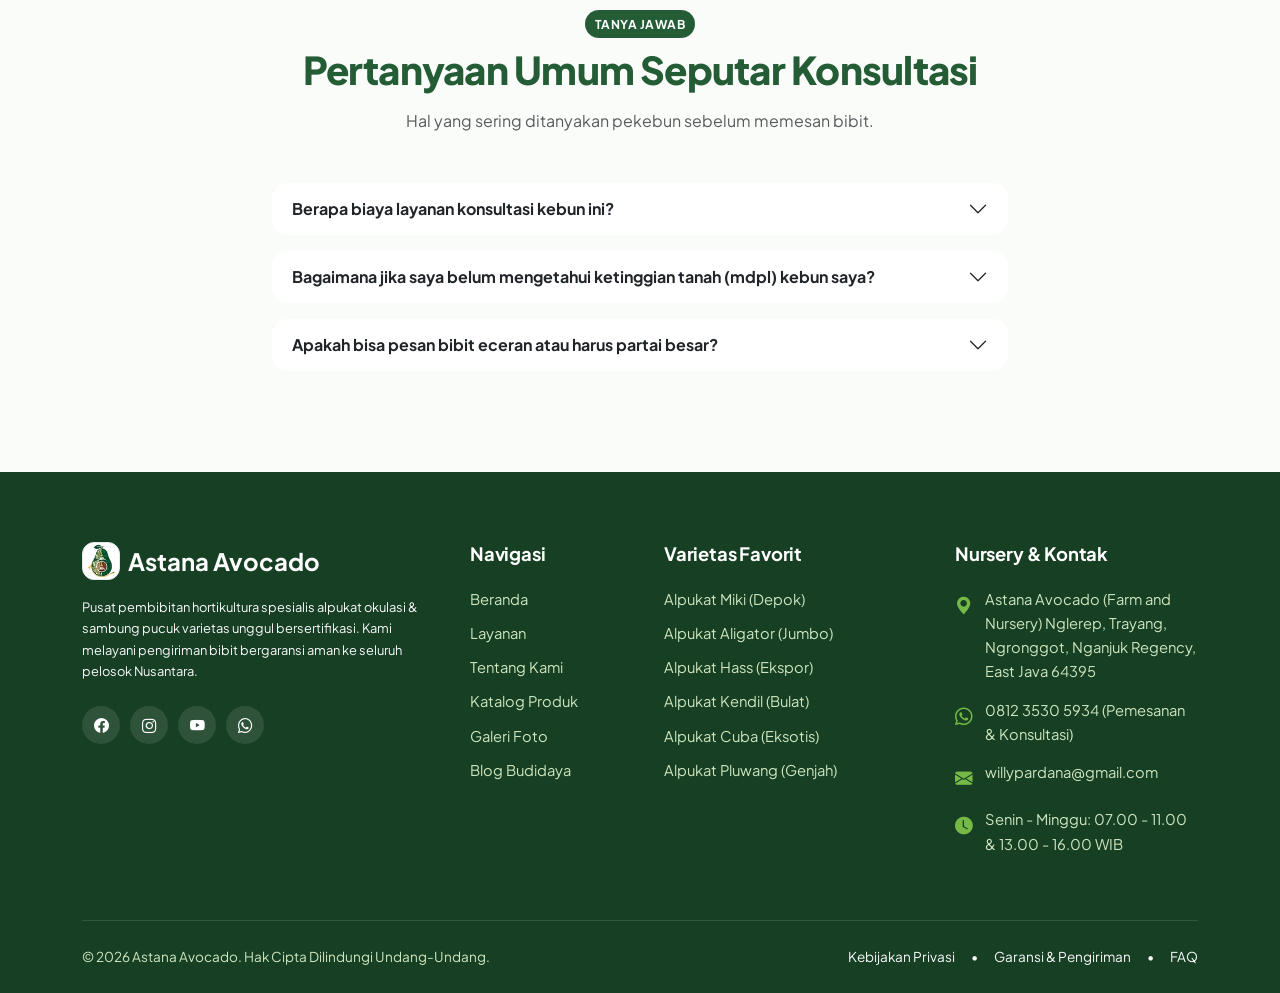
<file: konsultasi.html>
<!DOCTYPE html>
<html lang="id">
<head>
  <meta charset="UTF-8">
  <meta name="viewport" content="width=device-width, initial-scale=1.0">
  <title>Konsultasi Kebun &amp; Pemilihan Bibit Alpukat | Astana Avocado Indonesia</title>
  <meta name="description" content="Silahkan isi data diri untuk rencana penanaman atau permasalahan yang Anda temukan di kebun Anda. Layanan konsultasi intensif bersama agronomis Astana Avocado (Rp 15.000).">
  <link rel="canonical" href="https://astanaalpukat.com/konsultasi.html">

  <meta property="og:type" content="website">
  <meta property="og:url" content="https://astanaalpukat.com/konsultasi.html">
  <meta property="og:title" content="Konsultasi Kebun &amp; Pemilihan Bibit Alpukat | Astana Avocado Indonesia">
  <meta property="og:description" content="Silahkan isi data diri untuk rencana penanaman atau permasalahan yang Anda temukan di kebun Anda.">
  <meta property="og:image" content="assets/images/hero-alpukat.webp">

  <!-- Favicon -->
  <link rel="icon" type="image/webp" href="assets/images/favicon.webp">

  <!-- Bootstrap 5 CSS Official CDN -->
  <link href="https://cdn.jsdelivr.net/npm/bootstrap@5.3.3/dist/css/bootstrap.min.css" rel="stylesheet" integrity="sha384-QWTKZyjpPEjISv5WaRU9OFeRpok6YctnYmDr5pNlyT2bRjXh0JMhjY6hW+ALEwIH" crossorigin="anonymous">
  <link rel="stylesheet" href="https://cdn.jsdelivr.net/npm/bootstrap-icons@1.11.3/font/bootstrap-icons.min.css">
  <link rel="stylesheet" href="assets/css/style.css">
</head>
<body>

  <!-- Top Announcement Bar -->
  <aside class="topbar" aria-label="Pengumuman promo">
    <div class="container">
      <div class="d-flex justify-content-between align-items-center">
        <div class="d-flex align-items-center gap-2">
          <span class="topbar-badge">Layanan Konsultasi</span>
          <span>Konsultasi Intensif Perencanaan &amp; Solusi Kendala Kebun Alpukat (Biaya: Rp 15.000)</span>
        </div>
        <div class="d-none d-md-flex align-items-center gap-3">
          <span><i class="bi bi-clock-fill me-1 text-warning"></i>Jam Layanan: 07.00 - 11.00 &amp; 13.00 - 16.00 WIB</span>
          <span><i class="bi bi-whatsapp me-1 text-warning"></i>0812 3530 5934</span>
        </div>
      </div>
    </div>
  </aside>

  <!-- Main Navigation Header -->
  <header class="main-navbar" id="site-header">
    <div class="container">
      <nav class="navbar navbar-expand-lg p-0" aria-label="Menu navigasi utama">
        <a class="navbar-brand" href="index.html">
          <img src="assets/images/logo-baru-astanaavocado.webp" alt="Logo Astana Avocado Indonesia" class="navbar-brand-logo" height="48">
        </a>

        <button class="navbar-toggler border-0 shadow-none" type="button" data-bs-toggle="collapse" data-bs-target="#navbarAstana" aria-controls="navbarAstana" aria-expanded="false" aria-label="Toggle navigation">
          <span class="navbar-toggler-icon"></span>
        </button>

        <div class="collapse navbar-collapse" id="navbarAstana">
          <ul class="navbar-nav ms-auto align-items-lg-center gap-1">
            <li class="nav-item">
              <a class="nav-link" href="index.html">Beranda</a>
            </li>
            <li class="nav-item">
              <a class="nav-link" href="layanan.html">Layanan</a>
            </li>
            <li class="nav-item">
              <a class="nav-link" href="tentang-kami.html">Tentang Kami</a>
            </li>
            <li class="nav-item">
              <a class="nav-link" href="produk.html">Produk</a>
            </li>
            <li class="nav-item">
              <a class="nav-link" href="galeri.html">Galeri</a>
            </li>
            <li class="nav-item">
              <a class="nav-link" href="blog.html">Blog</a>
            </li>
            <li class="nav-item">
              <a class="nav-link" href="kontak.html">Kontak</a>
            </li>
            <li class="nav-item ms-lg-2 mt-2 mt-lg-0">
              <a class="nav-cta-btn" href="https://wa.me/6281235305934?text=Halo%20Astana%20Avocado,%20saya%20ingin%20tanya%20informasi%20bibit." target="_blank" rel="noopener noreferrer">
                <i class="bi bi-whatsapp"></i>
                <span>Hubungi Kami</span>
              </a>
            </li>
          </ul>
        </div>
      </nav>
    </div>
  </header>

  <main id="main-content">
    <!-- Page Header Banner -->
    <section class="page-header text-center">
      <div class="container">
        <nav aria-label="breadcrumb">
          <ol class="breadcrumb-custom list-unstyled p-0 mb-2">
            <li><a href="index.html">Beranda</a></li>
            <li><span class="text-white-50 mx-2">/</span></li>
            <li class="active" aria-current="page">Konsultasi Kebun</li>
          </ol>
        </nav>
        <h1>Formulir Konsultasi Bibit Alpukat</h1>
        <p>Silahkan isi data diri untuk rencana penanaman atau permasalahan yang Anda temukan di kebun Anda.</p>
      </div>
    </section>

    <!-- Formulir Konsultasi & Panduan -->
    <section class="section-padding bg-white">
      <div class="container">
        <div class="row g-5">
          
          <!-- Kolom Informasi Pendampingan -->
          <div class="col-lg-5">
            <span class="section-subtitle-badge">Konsultasi Intensif (Rp 15.000)</span>
            <h2 class="section-title">Solusi Tepat Rencana Tanam &amp; Masalah Kebun</h2>
            <p class="text-muted mb-4">
              Dapatkan pendampingan langsung dari agronomis berpengalaman dengan biaya terjangkau <strong>Rp 15.000</strong> per sesi. Kami siap membantu membedah potensi lahan baru maupun mendiagnosa permasalahan pohon di kebun Anda.
            </p>

            <div class="d-flex flex-column gap-3 mb-4">
              <div class="d-flex align-items-start gap-3 p-3 bg-soft rounded-4 border">
                <div class="bg-success text-white rounded-3 p-2 flex-shrink-0" style="width: 44px; height: 44px; display: flex; align-items: center; justify-content: center; font-size: 1.25rem;">
                  <i class="bi bi-geo-alt-fill"></i>
                </div>
                <div>
                  <h6 class="fw-bold mb-1 text-forest">Penyesuaian Ketinggian Lahan (mdpl)</h6>
                  <p class="small text-muted mb-0">Varietas seperti Miki sangat cocok di dataran rendah (0-500 mdpl), sedangkan Hass optimal di dataran tinggi (&gt;800 mdpl).</p>
                </div>
              </div>

              <div class="d-flex align-items-start gap-3 p-3 bg-soft rounded-4 border">
                <div class="bg-success text-white rounded-3 p-2 flex-shrink-0" style="width: 44px; height: 44px; display: flex; align-items: center; justify-content: center; font-size: 1.25rem;">
                  <i class="bi bi-grid-3x3-gap-fill"></i>
                </div>
                <div>
                  <h6 class="fw-bold mb-1 text-forest">Estimasi Populasi &amp; Jarak Tanam</h6>
                  <p class="small text-muted mb-0">Hitungan kebutuhan bibit berdasarkan luas kebun Anda (jarak 6x6m, 7x7m, atau sistem padat) agar tajuk tidak saling menaungi.</p>
                </div>
              </div>

              <div class="d-flex align-items-start gap-3 p-3 bg-soft rounded-4 border">
                <div class="bg-success text-white rounded-3 p-2 flex-shrink-0" style="width: 44px; height: 44px; display: flex; align-items: center; justify-content: center; font-size: 1.25rem;">
                  <i class="bi bi-bug-fill"></i>
                </div>
                <div>
                  <h6 class="fw-bold mb-1 text-forest">Diagnosa Permasalahan &amp; Hama</h6>
                  <p class="small text-muted mb-0">Solusi penanganan daun menguning, ulat penggerek batang, busuk akar Phytophthora, hingga kerontokan pentil buah.</p>
                </div>
              </div>

              <div class="d-flex align-items-start gap-3 p-3 bg-soft rounded-4 border">
                <div class="bg-success text-white rounded-3 p-2 flex-shrink-0" style="width: 44px; height: 44px; display: flex; align-items: center; justify-content: center; font-size: 1.25rem;">
                  <i class="bi bi-telephone-inbound-fill"></i>
                </div>
                <div>
                  <h6 class="fw-bold mb-1 text-forest">Hotline Konsultasi Cepat</h6>
                  <p class="small text-muted mb-1">WhatsApp CS: <strong>0812 3530 5934</strong></p>
                  <a href="https://wa.me/6281235305934?text=Halo%20Astana%20Avocado,%20saya%20ingin%20konsultasi%20kebun%20alpukat." target="_blank" rel="noopener noreferrer" class="small fw-bold text-success">Langsung Chat WhatsApp &rarr;</a>
                </div>
              </div>
            </div>
          </div>

          <!-- Kolom Formulir Data Diri Konsultasi -->
          <div class="col-lg-7">
            <div class="card border-0 shadow-lg rounded-4 p-4 p-md-5 bg-soft">
              <div class="d-flex align-items-center justify-content-between mb-2">
                <span class="badge-tag badge-green">Data Diri &amp; Kendala Kebun</span>
                <span class="badge-tag badge-gold"><i class="bi bi-tag-fill me-1"></i>Biaya: Rp 15.000</span>
              </div>
              <h3 class="fw-bold text-forest mb-2">Isi Data Diri untuk Konsultasi</h3>
              <p class="small text-muted mb-4">Silahkan isi data diri untuk rencana penanaman atau permasalahan yang Anda temukan di kebun Anda. Biaya konsultasi hanya <strong>Rp 15.000</strong> per sesi.</p>

              <form id="consultationForm">
                <div class="row g-3">
                  <div class="col-md-6">
                    <label for="consultName" class="form-label">Nama Lengkap <span class="text-danger">*</span></label>
                    <input type="text" id="consultName" class="form-control" placeholder="Contoh: Bpk. Budi Santoso" required>
                  </div>
                  <div class="col-md-6">
                    <label for="consultPhone" class="form-label">Nomor WhatsApp / HP <span class="text-danger">*</span></label>
                    <input type="tel" id="consultPhone" class="form-control" placeholder="Contoh: 081234567890" required>
                  </div>
                  <div class="col-md-6">
                    <label for="consultCity" class="form-label">Kota / Lokasi Kebun <span class="text-danger">*</span></label>
                    <input type="text" id="consultCity" class="form-control" placeholder="Contoh: Malang / Bogor / Lampung" required>
                  </div>
                  <div class="col-md-6">
                    <label for="consultCategory" class="form-label">Topik Konsultasi <span class="text-danger">*</span></label>
                    <select id="consultCategory" class="form-select" required>
                      <option value="Rencana Penanaman Baru">Rencana Penanaman Kebun Baru</option>
                      <option value="Permasalahan Hama / Pohon di Kebun">Permasalahan Pohon / Hama / Penyakit di Kebun</option>
                      <option value="Rekomendasi Pemilihan Varietas Sesuai Lahan">Rekomendasi Pemilihan Varietas Bibit</option>
                      <option value="Perawatan & Pemupukan Rutin">Panduan Perawatan &amp; Pemupukan Rutin</option>
                      <option value="Lainnya">Konsultasi Lainnya</option>
                    </select>
                  </div>
                  <div class="col-md-6">
                    <label for="consultElevation" class="form-label">Perkiraan Ketinggian Lahan</label>
                    <select id="consultElevation" class="form-select">
                      <option value="">-- Pilih Ketinggian Lahan --</option>
                      <option value="Dataran Rendah (0 - 400 mdpl)">Dataran Rendah (0 - 400 mdpl)</option>
                      <option value="Dataran Menengah (400 - 800 mdpl)">Dataran Menengah (400 - 800 mdpl)</option>
                      <option value="Dataran Tinggi (> 800 mdpl)">Dataran Tinggi (&gt; 800 mdpl)</option>
                      <option value="Belum Tahu / Butuh Bantuan Cek">Belum Tahu (Perlu Dibantu Cek)</option>
                    </select>
                  </div>
                  <div class="col-md-6">
                    <label for="consultArea" class="form-label">Luas Kebun / Jumlah Pohon</label>
                    <input type="text" id="consultArea" class="form-control" placeholder="Contoh: 50 pohon / Lahan 2.000 m²">
                  </div>
                  <div class="col-12">
                    <label for="consultVariety" class="form-label">Varietas Bibit yang Ditanam / Diminati</label>
                    <select id="consultVariety" class="form-select">
                      <option value="Minta Rekomendasi Tim">-- Minta Rekomendasi Tim Ahli --</option>
                      <option value="Alpukat Miki">Alpukat Miki (Pulen, Tahan Hama)</option>
                      <option value="Alpukat Aligator">Alpukat Aligator (Buah Jumbo 1-1.5 kg)</option>
                      <option value="Alpukat Hass">Alpukat Hass (Standar Ekspor Internasional)</option>
                      <option value="Alpukat Kendil">Alpukat Kendil (Bulat Mentega Legit)</option>
                      <option value="Alpukat Pluwang">Alpukat Pluwang (Genjah &amp; Produktif)</option>
                      <option value="Alpukat Cuba">Alpukat Cuba (Eksotis Lembut Gurih)</option>
                      <option value="Alpukat Red Vietnam">Alpukat Red Vietnam (Eksotis Daun &amp; Kulit Merah)</option>
                      <option value="Alpukat Kelud">Alpukat Kelud (Daging Super Tebal)</option>
                    </select>
                  </div>
                  <div class="col-12">
                    <label for="consultMessage" class="form-label">Rencana Penanaman atau Permasalahan yang Ditemukan</label>
                    <textarea id="consultMessage" class="form-control" rows="4" placeholder="Jelaskan rencana penanaman atau permasalahan yang Anda temukan di kebun Anda (gejala daun, batang berjamur, bunga/buah rontok, kondisi tanah, dll)..."></textarea>
                  </div>
                  <div class="col-12">
                    <div class="form-check small text-muted">
                      <input class="form-check-input" type="checkbox" id="consultPrivacy" required checked>
                      <label class="form-check-label" for="consultPrivacy">
                        Saya menyetujui data diri ini digunakan untuk keperluan konsultasi intensif (Rp 15.000) oleh tim agronomis Astana Avocado sesuai <a href="kebijakan-privasi.html" class="text-success text-decoration-underline">Kebijakan Privasi</a>.
                      </label>
                    </div>
                  </div>
                  <div class="col-12 mt-4">
                    <button type="submit" class="btn-whatsapp w-100 py-3 fs-6">
                      <i class="bi bi-whatsapp fs-5"></i>
                      <span>Kirim Data Diri &amp; Mulai Konsultasi (Rp 15.000)</span>
                    </button>
                  </div>
                </div>
              </form>
            </div>
          </div>

        </div>
      </div>
    </section>

    <!-- FAQ Singkat Konsultasi -->
    <section class="section-padding bg-soft">
      <div class="container">
        <div class="text-center mb-5">
          <span class="badge-tag badge-forest mb-2">Tanya Jawab</span>
          <h2 class="section-title">Pertanyaan Umum Seputar Konsultasi</h2>
          <p class="text-muted">Hal yang sering ditanyakan pekebun sebelum memesan bibit.</p>
        </div>

        <div class="row justify-content-center">
          <div class="col-lg-8">
            <div class="accordion" id="faqConsultation">
              <div class="accordion-item border-0 mb-3 rounded-4 overflow-hidden shadow-xs">
                <h2 class="accordion-header" id="headingOne">
                  <button class="accordion-button collapsed fw-bold text-forest" type="button" data-bs-toggle="collapse" data-bs-target="#collapseOne" aria-expanded="false" aria-controls="collapseOne">
                    Berapa biaya layanan konsultasi kebun ini?
                  </button>
                </h2>
                <div id="collapseOne" class="accordion-collapse collapse" aria-labelledby="headingOne" data-bs-parent="#faqConsultation">
                  <div class="accordion-body text-muted small">
                    Biaya konsultasi sangat terjangkau, yaitu <strong>Rp 15.000</strong> per sesi. Anda mendapatkan sesi bimbingan intensif bersama tim agronomis Astana Avocado, mencakup perencanaan tanam baru, pencocokan varietas tanah, hingga diagnosa dan solusi penanganan permasalahan hama atau penyakit pohon di kebun Anda.
                  </div>
                </div>
              </div>

              <div class="accordion-item border-0 mb-3 rounded-4 overflow-hidden shadow-xs">
                <h2 class="accordion-header" id="headingTwo">
                  <button class="accordion-button collapsed fw-bold text-forest" type="button" data-bs-toggle="collapse" data-bs-target="#collapseTwo" aria-expanded="false" aria-controls="collapseTwo">
                    Bagaimana jika saya belum mengetahui ketinggian tanah (mdpl) kebun saya?
                  </button>
                </h2>
                <div id="collapseTwo" class="accordion-collapse collapse" aria-labelledby="headingTwo" data-bs-parent="#faqConsultation">
                  <div class="accordion-body text-muted small">
                    Cukup sebutkan nama desa, kecamatan, atau kota lokasi kebun Anda. Tim kami akan membantu mengecek data topografi dan agroklimat wilayah tersebut menggunakan pemetaan satelit.
                  </div>
                </div>
              </div>

              <div class="accordion-item border-0 mb-3 rounded-4 overflow-hidden shadow-xs">
                <h2 class="accordion-header" id="headingThree">
                  <button class="accordion-button collapsed fw-bold text-forest" type="button" data-bs-toggle="collapse" data-bs-target="#collapseThree" aria-expanded="false" aria-controls="collapseThree">
                    Apakah bisa pesan bibit eceran atau harus partai besar?
                  </button>
                </h2>
                <div id="collapseThree" class="accordion-collapse collapse" aria-labelledby="headingThree" data-bs-parent="#faqConsultation">
                  <div class="accordion-body text-muted small">
                    Kami melayani pesanan mulai dari eceran untuk tanam di pekarangan rumah (1-5 pohon) hingga skala perkebunan ribuan pohon dengan packing peti kayu bergaransi aman ke seluruh wilayah Indonesia.
                  </div>
                </div>
              </div>
            </div>
          </div>
        </div>
      </div>
    </section>
  </main>

  <!-- Site Footer -->
  <footer class="site-footer">
    <div class="container">
      <div class="row g-5">
        <div class="col-lg-4 col-md-6">
          <div class="d-flex align-items-center gap-2 mb-3">
            <div class="brand-icon-wrap" style="width: 38px; height: 38px;">
              <img src="assets/images/favicon.webp" alt="Logo Astana Avocado" width="28" height="28">
            </div>
            <span class="fs-4 fw-bold text-white">Astana Avocado</span>
          </div>
          <p class="small text-light mb-4">
            Pusat pembibitan hortikultura spesialis alpukat okulasi &amp; sambung pucuk varietas unggul bersertifikasi. Kami melayani pengiriman bibit bergaransi aman ke seluruh pelosok Nusantara.
          </p>
          <div class="social-links">
            <a href="https://facebook.com/astanaalpukat" class="social-btn" aria-label="Facebook"><i class="bi bi-facebook"></i></a>
            <a href="https://instagram.com/astanaalpukat" class="social-btn" aria-label="Instagram"><i class="bi bi-instagram"></i></a>
            <a href="https://youtube.com/@astanaalpukat" class="social-btn" aria-label="YouTube"><i class="bi bi-youtube"></i></a>
            <a href="https://wa.me/6281235305934" class="social-btn" aria-label="WhatsApp"><i class="bi bi-whatsapp"></i></a>
          </div>
        </div>

        <div class="col-lg-2 col-md-6 col-6">
          <h5>Navigasi</h5>
          <ul class="footer-links">
            <li><a href="index.html">Beranda</a></li>
            <li><a href="layanan.html">Layanan</a></li>
            <li><a href="tentang-kami.html">Tentang Kami</a></li>
            <li><a href="produk.html">Katalog Produk</a></li>
            <li><a href="galeri.html">Galeri Foto</a></li>
            <li><a href="blog.html">Blog Budidaya</a></li>
          </ul>
        </div>

        <div class="col-lg-3 col-md-6 col-6">
          <h5>Varietas Favorit</h5>
          <ul class="footer-links">
            <li><a href="produk.html">Alpukat Miki (Depok)</a></li>
            <li><a href="produk.html">Alpukat Aligator (Jumbo)</a></li>
            <li><a href="produk.html">Alpukat Hass (Ekspor)</a></li>
            <li><a href="produk.html">Alpukat Kendil (Bulat)</a></li>
            <li><a href="produk.html">Alpukat Cuba (Eksotis)</a></li>
            <li><a href="produk.html">Alpukat Pluwang (Genjah)</a></li>
          </ul>
        </div>

        <div class="col-lg-3 col-md-6">
          <h5>Nursery &amp; Kontak</h5>
          <div class="footer-contact-item">
            <i class="bi bi-geo-alt-fill"></i>
            <div>Astana Avocado (Farm and Nursery) Nglerep, Trayang, Ngronggot, Nganjuk Regency, East Java 64395</div>
          </div>
          <div class="footer-contact-item">
            <i class="bi bi-whatsapp"></i>
            <div>0812 3530 5934 (Pemesanan &amp; Konsultasi)</div>
          </div>
          <div class="footer-contact-item">
            <i class="bi bi-envelope-fill"></i>
            <div>willypardana@gmail.com</div>
          </div>
          <div class="footer-contact-item">
            <i class="bi bi-clock-fill"></i>
            <div>Senin - Minggu: 07.00 - 11.00 &amp; 13.00 - 16.00 WIB</div>
          </div>
        </div>
      </div>

      <div class="footer-bottom">
        <div>&copy; 2026 Astana Avocado. Hak Cipta Dilindungi Undang-Undang.</div>
        <div class="d-flex gap-3">
          <a href="kebijakan-privasi.html" class="text-light">Kebijakan Privasi</a>
          <span class="text-light">&bull;</span>
          <a href="kebijakan-privasi.html#garansi" class="text-light">Garansi &amp; Pengiriman</a>
          <span class="text-light">&bull;</span>
          <a href="faq.html" class="text-light">FAQ</a>
        </div>
      </div>
    </div>
  </footer>

  <!-- Floating WhatsApp Widget -->
  <a href="https://wa.me/6281235305934?text=Halo%20Astana%20Avocado,%20saya%20ingin%20konsultasi%20pemesanan%20bibit." target="_blank" rel="noopener noreferrer" class="floating-wa-btn" aria-label="WhatsApp">
    <div class="floating-wa-pulse"></div>
    <i class="bi bi-whatsapp"></i>
    <div class="floating-wa-tooltip">Chat Customer Service</div>
  </a>

  <!-- Bootstrap 5 JS Bundle Official CDN -->
  <script src="https://cdn.jsdelivr.net/npm/bootstrap@5.3.3/dist/js/bootstrap.bundle.min.js" integrity="sha384-YvpcrYf0tY3lHB60NNkmXc5s9fDVZLESaAA55NDzOxhy9GkcIdslK1eN7N6jIeHz" crossorigin="anonymous"></script>
  <!-- Custom JS -->
  <script src="assets/js/main.js"></script>
</body>
</html>
</file>
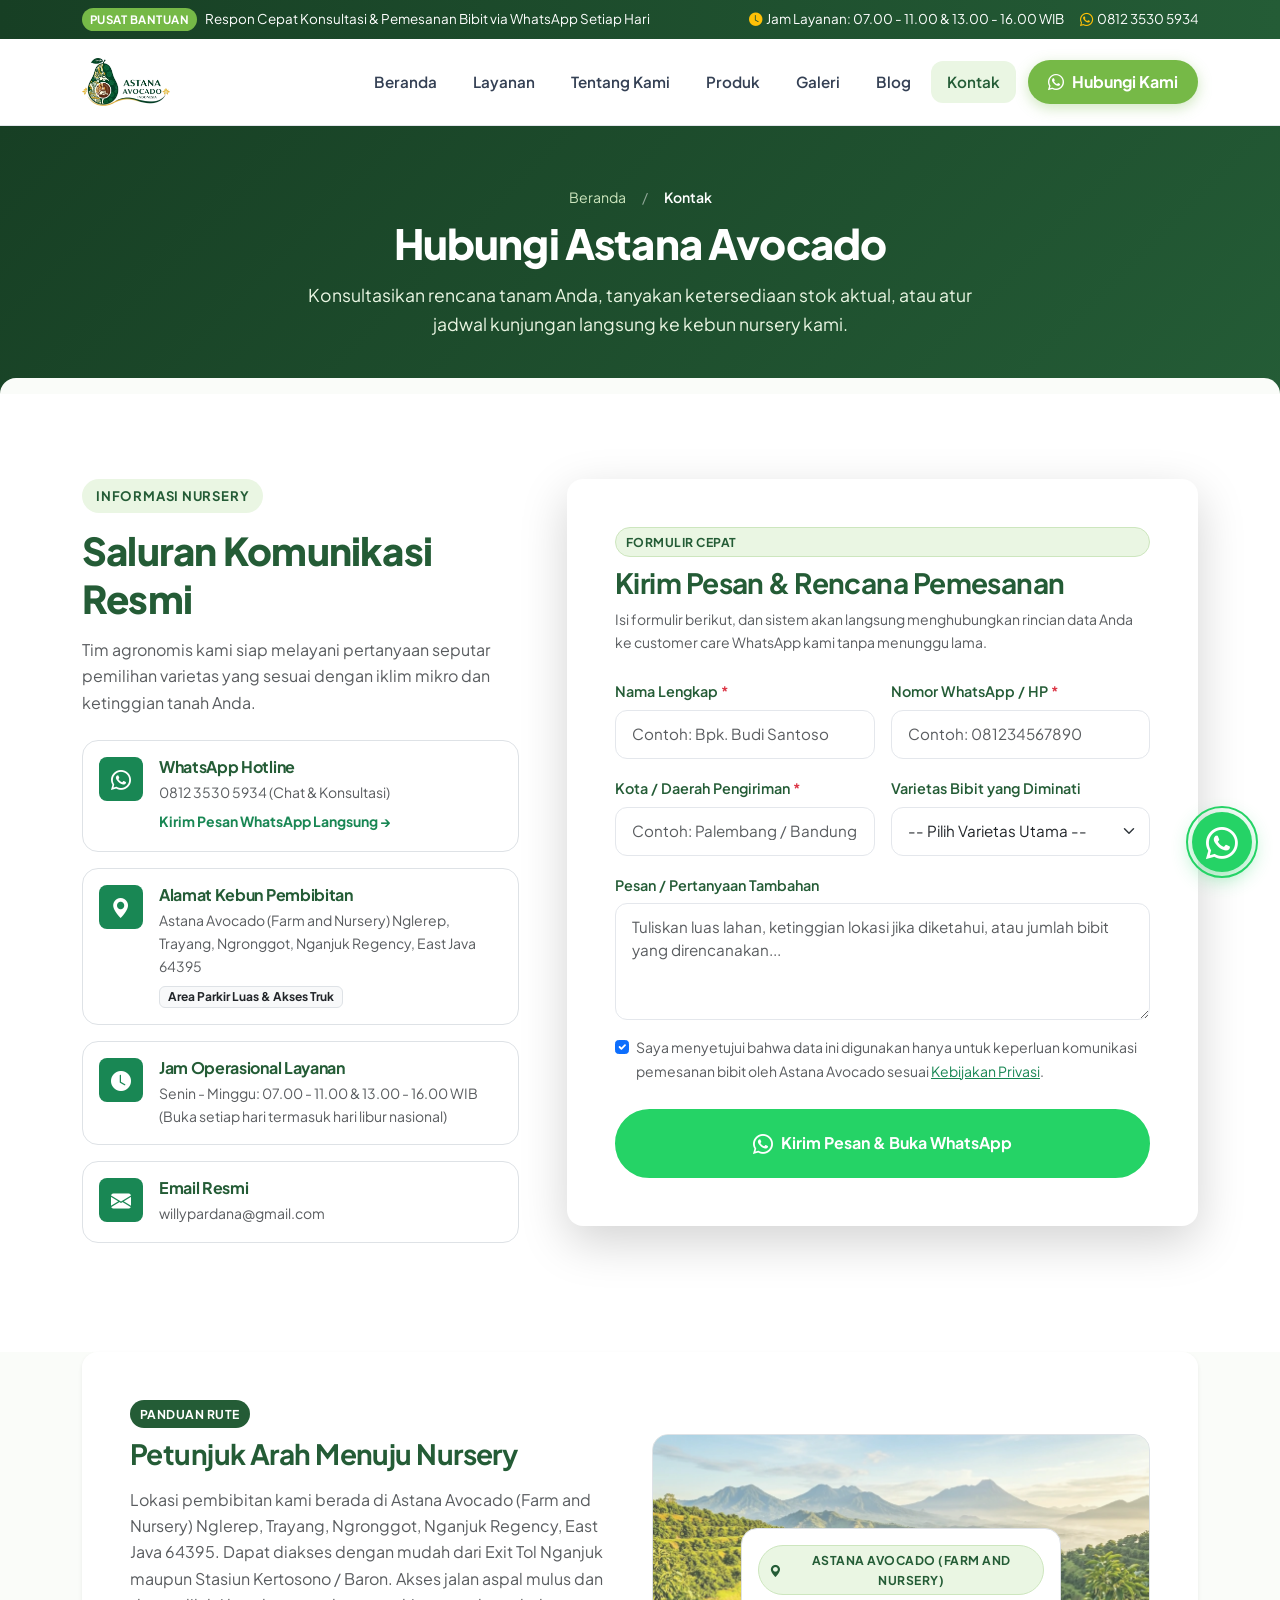
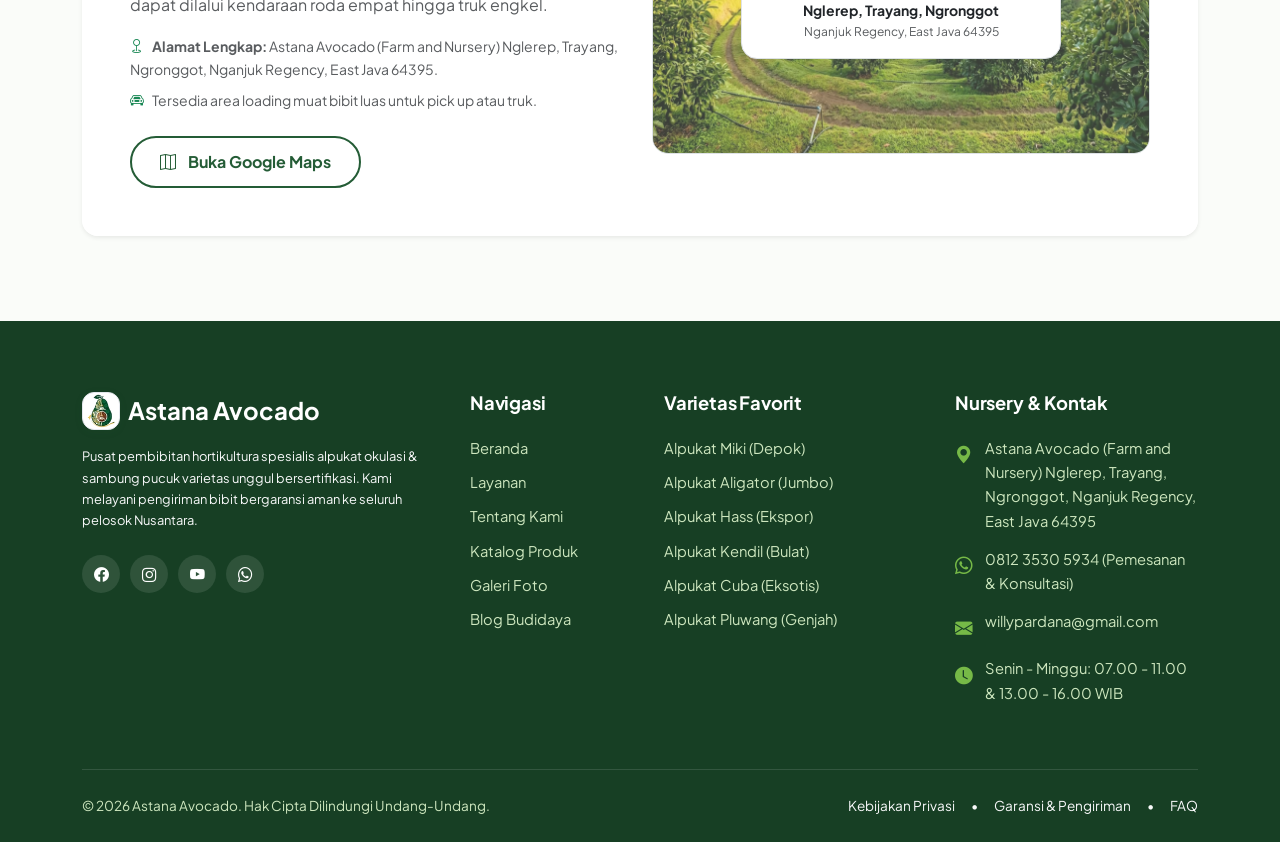
<file: kontak.html>
<!DOCTYPE html>
<html lang="id">
<head>
  <meta charset="UTF-8">
  <meta name="viewport" content="width=device-width, initial-scale=1.0">
  <title>Kontak &amp; Alamat Kebun Pembibitan | Astana Avocado</title>
  <meta name="description" content="Hubungi kami untuk konsultasi pemilihan bibit alpukat, cek stok, dan janji temu kunjungan ke kebun nursery Astana Avocado (Farm and Nursery) Nglerep, Trayang, Ngronggot, Nganjuk Regency, East Java 64395.">
  <link rel="canonical" href="https://astanaalpukat.com/kontak.html">

  <meta property="og:type" content="website">
  <meta property="og:url" content="https://astanaalpukat.com/kontak.html">
  <meta property="og:title" content="Kontak &amp; Alamat Kebun Pembibitan | Astana Avocado">
  <meta property="og:description" content="Layanan konsultasi pemilihan bibit alpukat gratis via WhatsApp dan kunjungan kebun nursery.">
  <meta property="og:image" content="assets/images/tentang-kami-kebun.webp">

  <!-- Favicon -->
  <link rel="icon" type="image/webp" href="assets/images/favicon.webp">

  <!-- Bootstrap 5 CSS Official CDN -->
  <link href="https://cdn.jsdelivr.net/npm/bootstrap@5.3.3/dist/css/bootstrap.min.css" rel="stylesheet" integrity="sha384-QWTKZyjpPEjISv5WaRU9OFeRpok6YctnYmDr5pNlyT2bRjXh0JMhjY6hW+ALEwIH" crossorigin="anonymous">
  <link rel="stylesheet" href="https://cdn.jsdelivr.net/npm/bootstrap-icons@1.11.3/font/bootstrap-icons.min.css">
  <link rel="stylesheet" href="assets/css/style.css">
</head>
<body>

  <!-- Top Announcement Bar -->
  <aside class="topbar" aria-label="Pengumuman promo">
    <div class="container">
      <div class="d-flex justify-content-between align-items-center">
        <div class="d-flex align-items-center gap-2">
          <span class="topbar-badge">Pusat Bantuan</span>
          <span>Respon Cepat Konsultasi &amp; Pemesanan Bibit via WhatsApp Setiap Hari</span>
        </div>
        <div class="d-none d-md-flex align-items-center gap-3">
          <span><i class="bi bi-clock-fill me-1 text-warning"></i>Jam Layanan: 07.00 - 11.00 &amp; 13.00 - 16.00 WIB</span>
          <span><i class="bi bi-whatsapp me-1 text-warning"></i>0812 3530 5934</span>
        </div>
      </div>
    </div>
  </aside>

  <!-- Main Navigation Header -->
  <header class="main-navbar" id="site-header">
    <div class="container">
      <nav class="navbar navbar-expand-lg p-0" aria-label="Menu navigasi utama">
        <a class="navbar-brand" href="index.html">
          <img src="assets/images/logo-baru-astanaavocado.webp" alt="Logo Astana Avocado Indonesia" class="navbar-brand-logo" height="48">
        </a>

        <button class="navbar-toggler border-0 shadow-none" type="button" data-bs-toggle="collapse" data-bs-target="#navbarAstana" aria-controls="navbarAstana" aria-expanded="false" aria-label="Toggle navigation">
          <span class="navbar-toggler-icon"></span>
        </button>

        <div class="collapse navbar-collapse" id="navbarAstana">
          <ul class="navbar-nav ms-auto align-items-lg-center gap-1">
            <li class="nav-item">
              <a class="nav-link" href="index.html">Beranda</a>
            </li>
            <li class="nav-item">
              <a class="nav-link" href="layanan.html">Layanan</a>
            </li>
            <li class="nav-item">
              <a class="nav-link" href="tentang-kami.html">Tentang Kami</a>
            </li>
            <li class="nav-item">
              <a class="nav-link" href="produk.html">Produk</a>
            </li>
            <li class="nav-item">
              <a class="nav-link" href="galeri.html">Galeri</a>
            </li>
            <li class="nav-item">
              <a class="nav-link" href="blog.html">Blog</a>
            </li>
            <li class="nav-item">
              <a class="nav-link active" href="kontak.html">Kontak</a>
            </li>
            <li class="nav-item ms-lg-2 mt-2 mt-lg-0">
              <a class="nav-cta-btn" href="https://wa.me/6281235305934?text=Halo%20Astana%20Alpukat,%20saya%20ingin%20tanya%20informasi%20bibit." target="_blank" rel="noopener noreferrer">
                <i class="bi bi-whatsapp"></i>
                <span>Hubungi Kami</span>
              </a>
            </li>
          </ul>
        </div>
      </nav>
    </div>
  </header>

  <main id="main-content">
    <!-- Page Header Banner -->
    <section class="page-header text-center">
      <div class="container">
        <nav aria-label="breadcrumb">
          <ol class="breadcrumb-custom list-unstyled p-0 mb-2">
            <li><a href="index.html">Beranda</a></li>
            <li><span class="text-white-50 mx-2">/</span></li>
            <li class="active" aria-current="page">Kontak</li>
          </ol>
        </nav>
        <h1>Hubungi Astana Avocado</h1>
        <p>Konsultasikan rencana tanam Anda, tanyakan ketersediaan stok aktual, atau atur jadwal kunjungan langsung ke kebun nursery kami.</p>
      </div>
    </section>

    <!-- Informasi Kontak & Formulir -->
    <section class="section-padding bg-white">
      <div class="container">
        <div class="row g-5">
          
          <!-- Kolom Info Kontak -->
          <div class="col-lg-5">
            <span class="section-subtitle-badge">Informasi Nursery</span>
            <h2 class="section-title">Saluran Komunikasi Resmi</h2>
            <p class="text-muted mb-4">
              Tim agronomis kami siap melayani pertanyaan seputar pemilihan varietas yang sesuai dengan iklim mikro dan ketinggian tanah Anda.
            </p>

            <div class="d-flex flex-column gap-3 mb-4">
              <div class="d-flex align-items-start gap-3 p-3 bg-soft rounded-4 border">
                <div class="bg-success text-white rounded-3 p-2 flex-shrink-0" style="width: 44px; height: 44px; display: flex; align-items: center; justify-content: center; font-size: 1.25rem;">
                  <i class="bi bi-whatsapp"></i>
                </div>
                <div>
                  <h6 class="fw-bold mb-1 text-forest">WhatsApp Hotline</h6>
                  <p class="small text-muted mb-1">0812 3530 5934 (Chat &amp; Konsultasi)</p>
                  <a href="https://wa.me/6281235305934?text=Halo%20Astana%20Avocado,%20saya%20ingin%20konsultasi." target="_blank" rel="noopener noreferrer" class="small fw-bold text-success">Kirim Pesan WhatsApp Langsung &rarr;</a>
                </div>
              </div>

              <div class="d-flex align-items-start gap-3 p-3 bg-soft rounded-4 border">
                <div class="bg-success text-white rounded-3 p-2 flex-shrink-0" style="width: 44px; height: 44px; display: flex; align-items: center; justify-content: center; font-size: 1.25rem;">
                  <i class="bi bi-geo-alt-fill"></i>
                </div>
                <div>
                  <h6 class="fw-bold mb-1 text-forest">Alamat Kebun Pembibitan</h6>
                  <p class="small text-muted mb-1">Astana Avocado (Farm and Nursery) Nglerep, Trayang, Ngronggot, Nganjuk Regency, East Java 64395</p>
                  <span class="badge bg-light text-dark border">Area Parkir Luas &amp; Akses Truk</span>
                </div>
              </div>

              <div class="d-flex align-items-start gap-3 p-3 bg-soft rounded-4 border">
                <div class="bg-success text-white rounded-3 p-2 flex-shrink-0" style="width: 44px; height: 44px; display: flex; align-items: center; justify-content: center; font-size: 1.25rem;">
                  <i class="bi bi-clock-fill"></i>
                </div>
                <div>
                  <h6 class="fw-bold mb-1 text-forest">Jam Operasional Layanan</h6>
                  <p class="small text-muted mb-0">Senin - Minggu: 07.00 - 11.00 &amp; 13.00 - 16.00 WIB<br>(Buka setiap hari termasuk hari libur nasional)</p>
                </div>
              </div>

              <div class="d-flex align-items-start gap-3 p-3 bg-soft rounded-4 border">
                <div class="bg-success text-white rounded-3 p-2 flex-shrink-0" style="width: 44px; height: 44px; display: flex; align-items: center; justify-content: center; font-size: 1.25rem;">
                  <i class="bi bi-envelope-fill"></i>
                </div>
                <div>
                  <h6 class="fw-bold mb-1 text-forest">Email Resmi</h6>
                  <p class="small text-muted mb-0">willypardana@gmail.com</p>
                </div>
              </div>
            </div>
          </div>

          <!-- Kolom Formulir Pesan Otomatis -->
          <div class="col-lg-7">
            <div class="card border-0 shadow-lg rounded-4 p-4 p-md-5 bg-soft">
              <span class="badge-tag badge-green mb-2">Formulir Cepat</span>
              <h3 class="fw-bold text-forest mb-2">Kirim Pesan &amp; Rencana Pemesanan</h3>
              <p class="small text-muted mb-4">Isi formulir berikut, dan sistem akan langsung menghubungkan rincian data Anda ke customer care WhatsApp kami tanpa menunggu lama.</p>

              <form id="contactForm">
                <div class="row g-3">
                  <div class="col-md-6">
                    <label for="contactName" class="form-label">Nama Lengkap <span class="text-danger">*</span></label>
                    <input type="text" id="contactName" class="form-control" placeholder="Contoh: Bpk. Budi Santoso" required>
                  </div>
                  <div class="col-md-6">
                    <label for="contactPhone" class="form-label">Nomor WhatsApp / HP <span class="text-danger">*</span></label>
                    <input type="tel" id="contactPhone" class="form-control" placeholder="Contoh: 081234567890" required>
                  </div>
                  <div class="col-md-6">
                    <label for="contactCity" class="form-label">Kota / Daerah Pengiriman <span class="text-danger">*</span></label>
                    <input type="text" id="contactCity" class="form-control" placeholder="Contoh: Palembang / Bandung" required>
                  </div>
                  <div class="col-md-6">
                    <label for="contactVariety" class="form-label">Varietas Bibit yang Diminati</label>
                    <select id="contactVariety" class="form-select">
                      <option value="">-- Pilih Varietas Utama --</option>
                      <option value="Alpukat Miki">Alpukat Miki (Dataran Rendah)</option>
                      <option value="Alpukat Aligator">Alpukat Aligator (Buah Jumbo)</option>
                      <option value="Alpukat Hass">Alpukat Hass (Ekspor Dataran Tinggi)</option>
                      <option value="Alpukat Kendil">Alpukat Kendil (Bulat Mentega)</option>
                      <option value="Alpukat Pluwang">Alpukat Pluwang (Genjah)</option>
                      <option value="Alpukat Cuba">Alpukat Cuba (Eksotis)</option>
                      <option value="Alpukat Red Vietnam">Alpukat Red Vietnam (Kulit Merah)</option>
                      <option value="Alpukat Kelud">Alpukat Kelud (Daging Super Tebal)</option>
                      <option value="Campur / Belum Tahu">Ingin Konsultasi Dulu</option>
                    </select>
                  </div>
                  <div class="col-12">
                    <label for="contactMessage" class="form-label">Pesan / Pertanyaan Tambahan</label>
                    <textarea id="contactMessage" class="form-control" rows="4" placeholder="Tuliskan luas lahan, ketinggian lokasi jika diketahui, atau jumlah bibit yang direncanakan..."></textarea>
                  </div>
                  <div class="col-12">
                    <div class="form-check small text-muted">
                      <input class="form-check-input" type="checkbox" id="privacyAgree" required checked>
                      <label class="form-check-label" for="privacyAgree">
                        Saya menyetujui bahwa data ini digunakan hanya untuk keperluan komunikasi pemesanan bibit oleh Astana Avocado sesuai <a href="kebijakan-privasi.html" class="text-success text-decoration-underline">Kebijakan Privasi</a>.
                      </label>
                    </div>
                  </div>
                  <div class="col-12 mt-4">
                    <button type="submit" class="btn-whatsapp w-100 py-3 fs-6">
                      <i class="bi bi-whatsapp fs-5"></i>
                      <span>Kirim Pesan &amp; Buka WhatsApp</span>
                    </button>
                  </div>
                </div>
              </form>
            </div>
          </div>

        </div>
      </div>
    </section>

    <!-- Peta Lokasi / Kebun Representasi -->
    <section class="section-padding bg-soft pt-0">
      <div class="container">
        <div class="card border-0 rounded-4 overflow-hidden shadow-sm">
          <div class="card-body p-4 p-md-5 bg-white">
            <div class="row align-items-center g-4">
              <div class="col-lg-6">
                <span class="badge-tag badge-forest mb-2">Panduan Rute</span>
                <h3 class="fw-bold text-forest mb-3">Petunjuk Arah Menuju Nursery</h3>
                <p class="text-muted">
                  Lokasi pembibitan kami berada di Astana Avocado (Farm and Nursery) Nglerep, Trayang, Ngronggot, Nganjuk Regency, East Java 64395. Dapat diakses dengan mudah dari Exit Tol Nganjuk maupun Stasiun Kertosono / Baron. Akses jalan aspal mulus dan dapat dilalui kendaraan roda empat hingga truk engkel.
                </p>
                <ul class="list-unstyled text-muted small d-flex flex-column gap-2 mb-4">
                  <li><i class="bi bi-geo text-success me-2"></i><strong>Alamat Lengkap:</strong> Astana Avocado (Farm and Nursery) Nglerep, Trayang, Ngronggot, Nganjuk Regency, East Java 64395.</li>
                  <li><i class="bi bi-car-front text-success me-2"></i>Tersedia area loading muat bibit luas untuk pick up atau truk.</li>
                </ul>
                <a href="https://maps.google.com/?q=Astana+Avocado+Farm+and+Nursery+Nglerep+Trayang+Ngronggot+Nganjuk+64395" target="_blank" rel="noopener noreferrer" class="btn btn-outline-custom">
                  <i class="bi bi-map me-1"></i> Buka Google Maps
                </a>
              </div>
              <div class="col-lg-6">
                <div class="rounded-4 overflow-hidden border shadow-xs" style="height: 320px; background-color: #EAF6E3; display: flex; align-items: center; justify-content: center; position: relative;">
                  <img src="assets/images/tentang-kami-kebun.webp" alt="Peta Lokasi Nursery Astana Avocado" class="w-100 h-100 object-fit-cover opacity-75">
                  <div class="position-absolute bg-white p-3 rounded-4 shadow-md text-center border" style="max-width: 320px;">
                    <div class="badge-tag badge-green mb-1"><i class="bi bi-geo-alt-fill me-1"></i>Astana Avocado (Farm and Nursery)</div>
                    <div class="fw-bold text-forest small">Nglerep, Trayang, Ngronggot</div>
                    <div class="text-muted" style="font-size: 0.75rem;">Nganjuk Regency, East Java 64395</div>
                  </div>
                </div>
              </div>
            </div>
          </div>
        </div>
      </div>
    </section>
  </main>

  <!-- Site Footer -->
  <footer class="site-footer">
    <div class="container">
      <div class="row g-5">
        <div class="col-lg-4 col-md-6">
          <div class="d-flex align-items-center gap-2 mb-3">
            <div class="brand-icon-wrap" style="width: 38px; height: 38px;">
              <img src="assets/images/favicon.webp" alt="Logo Astana Avocado" width="28" height="28">
            </div>
            <span class="fs-4 fw-bold text-white">Astana Avocado</span>
          </div>
          <p class="small text-light mb-4">
            Pusat pembibitan hortikultura spesialis alpukat okulasi &amp; sambung pucuk varietas unggul bersertifikasi. Kami melayani pengiriman bibit bergaransi aman ke seluruh pelosok Nusantara.
          </p>
          <div class="social-links">
            <a href="https://facebook.com/astanaalpukat" class="social-btn" aria-label="Facebook"><i class="bi bi-facebook"></i></a>
            <a href="https://instagram.com/astanaalpukat" class="social-btn" aria-label="Instagram"><i class="bi bi-instagram"></i></a>
            <a href="https://youtube.com/@astanaalpukat" class="social-btn" aria-label="YouTube"><i class="bi bi-youtube"></i></a>
            <a href="https://wa.me/6281235305934" class="social-btn" aria-label="WhatsApp"><i class="bi bi-whatsapp"></i></a>
          </div>
        </div>

        <div class="col-lg-2 col-md-6 col-6">
          <h5>Navigasi</h5>
          <ul class="footer-links">
            <li><a href="index.html">Beranda</a></li>
            <li><a href="layanan.html">Layanan</a></li>
            <li><a href="tentang-kami.html">Tentang Kami</a></li>
            <li><a href="produk.html">Katalog Produk</a></li>
            <li><a href="galeri.html">Galeri Foto</a></li>
            <li><a href="blog.html">Blog Budidaya</a></li>
          </ul>
        </div>

        <div class="col-lg-3 col-md-6 col-6">
          <h5>Varietas Favorit</h5>
          <ul class="footer-links">
            <li><a href="produk.html">Alpukat Miki (Depok)</a></li>
            <li><a href="produk.html">Alpukat Aligator (Jumbo)</a></li>
            <li><a href="produk.html">Alpukat Hass (Ekspor)</a></li>
            <li><a href="produk.html">Alpukat Kendil (Bulat)</a></li>
            <li><a href="produk.html">Alpukat Cuba (Eksotis)</a></li>
            <li><a href="produk.html">Alpukat Pluwang (Genjah)</a></li>
          </ul>
        </div>

        <div class="col-lg-3 col-md-6">
          <h5>Nursery &amp; Kontak</h5>
          <div class="footer-contact-item">
            <i class="bi bi-geo-alt-fill"></i>
            <div>Astana Avocado (Farm and Nursery) Nglerep, Trayang, Ngronggot, Nganjuk Regency, East Java 64395</div>
          </div>
          <div class="footer-contact-item">
            <i class="bi bi-whatsapp"></i>
            <div>0812 3530 5934 (Pemesanan &amp; Konsultasi)</div>
          </div>
          <div class="footer-contact-item">
            <i class="bi bi-envelope-fill"></i>
            <div>willypardana@gmail.com</div>
          </div>
          <div class="footer-contact-item">
            <i class="bi bi-clock-fill"></i>
            <div>Senin - Minggu: 07.00 - 11.00 &amp; 13.00 - 16.00 WIB</div>
          </div>
        </div>
      </div>

      <div class="footer-bottom">
        <div>&copy; 2026 Astana Avocado. Hak Cipta Dilindungi Undang-Undang.</div>
        <div class="d-flex gap-3">
          <a href="kebijakan-privasi.html" class="text-light">Kebijakan Privasi</a>
          <span class="text-light">&bull;</span>
          <a href="kebijakan-privasi.html#garansi" class="text-light">Garansi &amp; Pengiriman</a>
          <span class="text-light">&bull;</span>
          <a href="faq.html" class="text-light">FAQ</a>
        </div>
      </div>
    </div>
  </footer>

  <!-- Floating WhatsApp Widget -->
  <a href="https://wa.me/6281235305934?text=Halo%20Astana%20Avocado,%20saya%20ingin%20konsultasi%20pemesanan%20bibit." target="_blank" rel="noopener noreferrer" class="floating-wa-btn" aria-label="WhatsApp">
    <div class="floating-wa-pulse"></div>
    <i class="bi bi-whatsapp"></i>
    <div class="floating-wa-tooltip">Chat Customer Service</div>
  </a>

  <!-- Bootstrap 5 JS Bundle Official CDN -->
  <script src="https://cdn.jsdelivr.net/npm/bootstrap@5.3.3/dist/js/bootstrap.bundle.min.js" integrity="sha384-YvpcrYf0tY3lHB60NNkmXc5s9fDVZLESaAA55NDzOxhy9GkcIdslK1eN7N6jIeHz" crossorigin="anonymous"></script>
  <!-- Custom JS -->
  <script src="assets/js/main.js"></script>
</body>
</html>
</file>
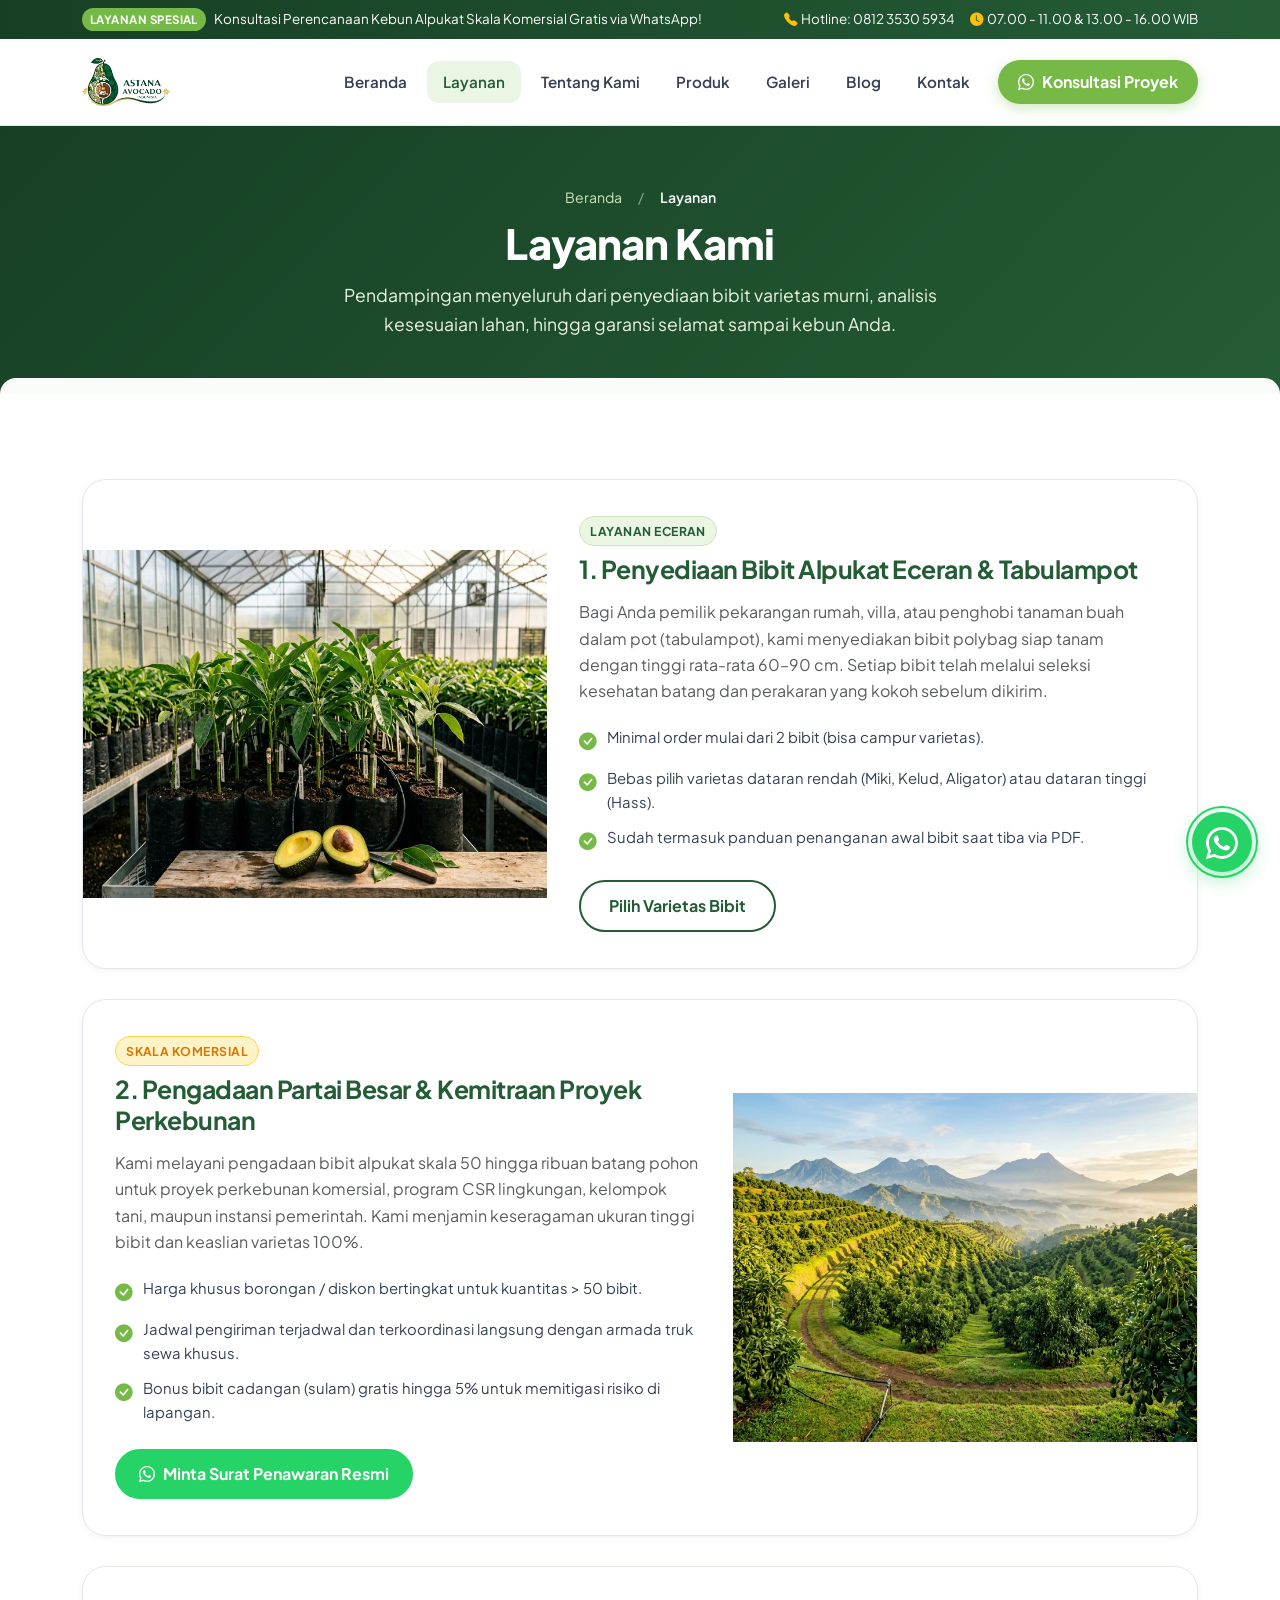
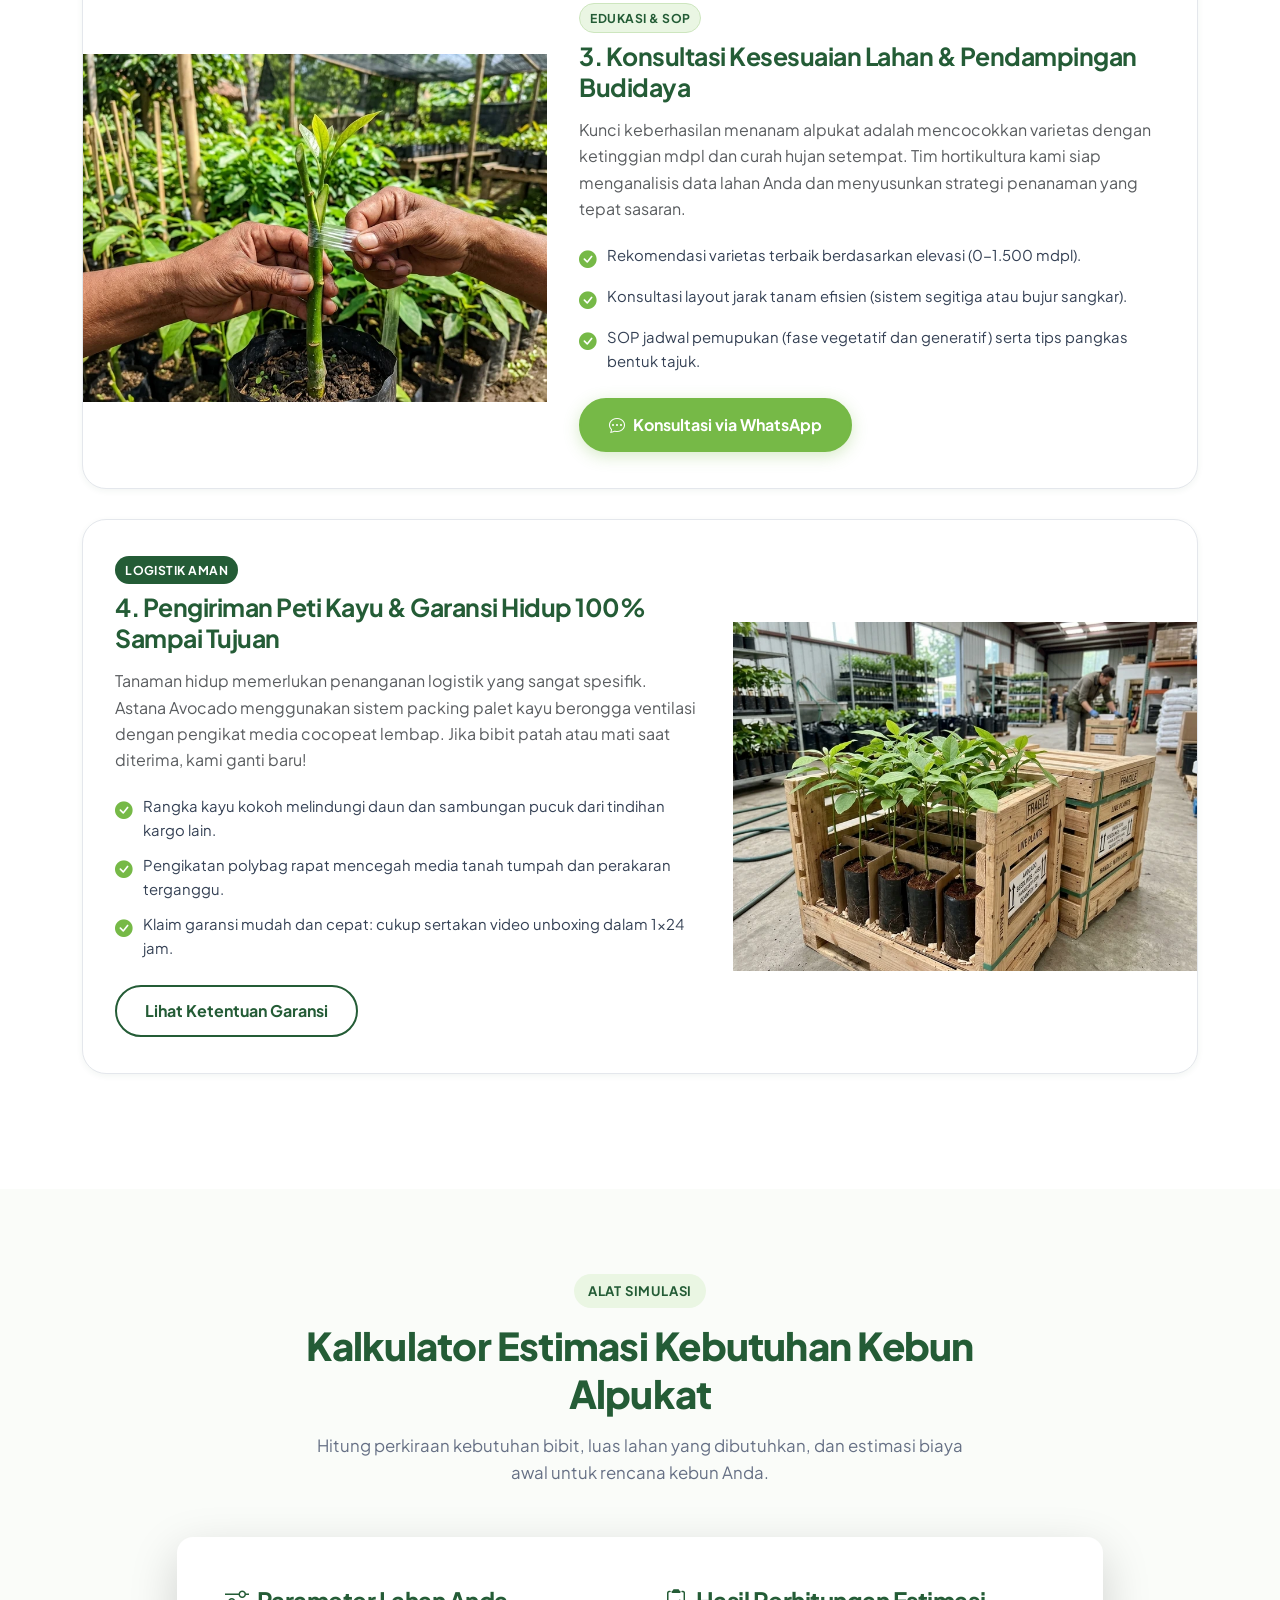
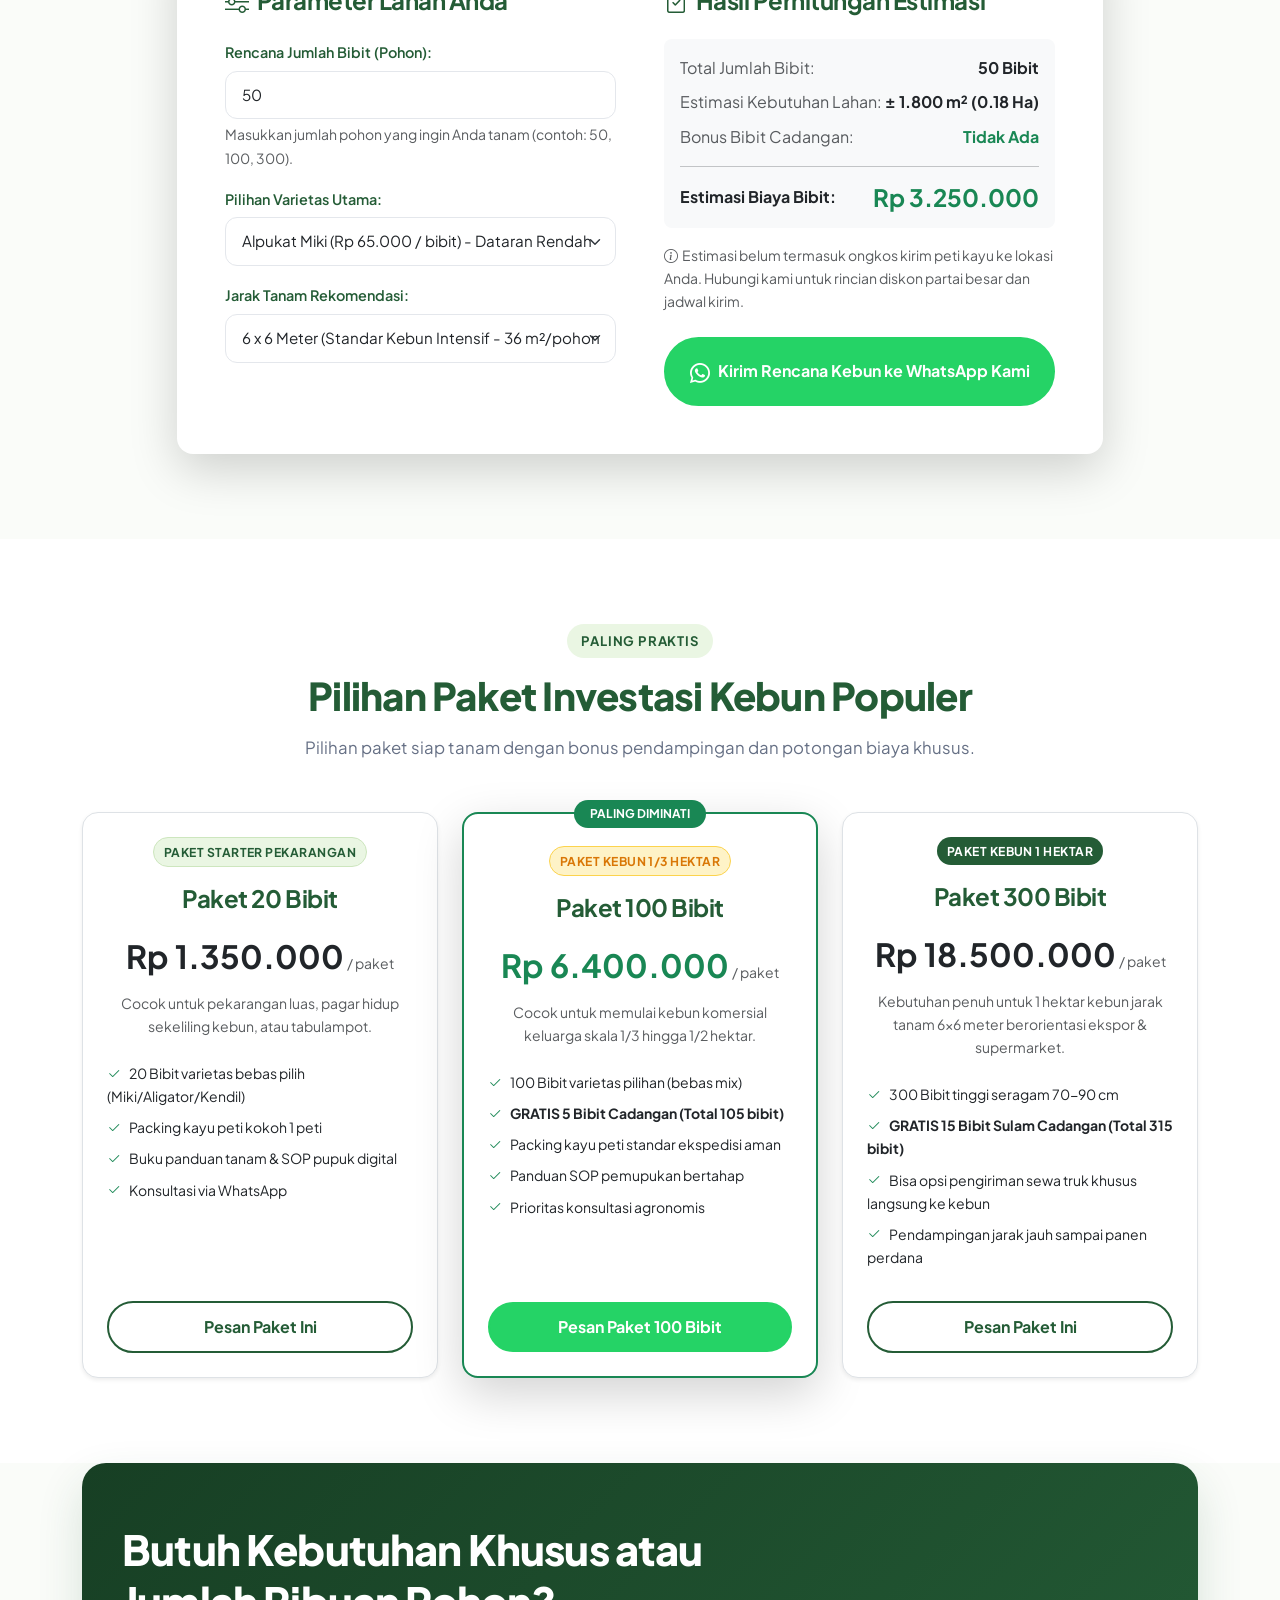
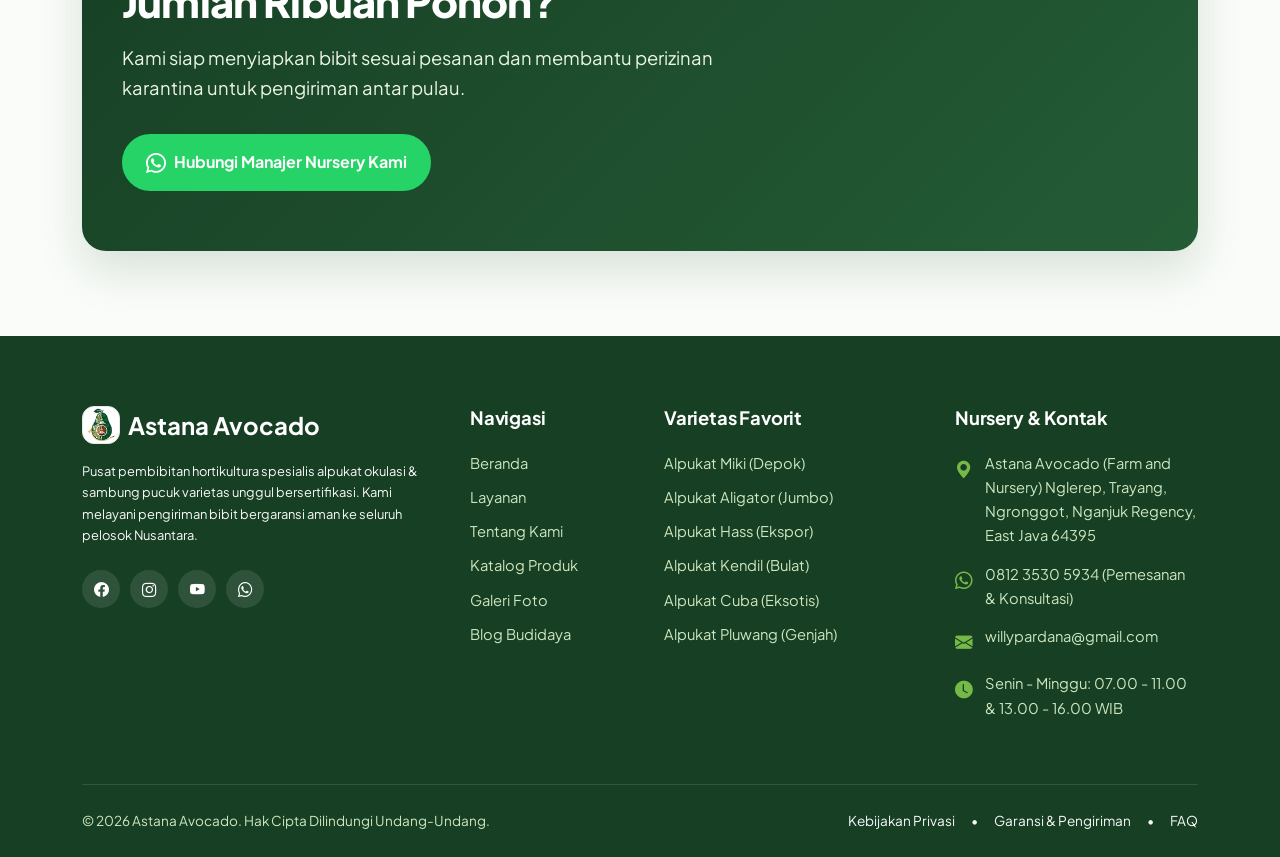
<file: layanan.html>
<!DOCTYPE html>
<html lang="id">
<head>
  <meta charset="UTF-8">
  <meta name="viewport" content="width=device-width, initial-scale=1.0">
  <title>Layanan Pembibitan &amp; Konsultasi Kebun Alpukat | Astana Avocado</title>
  <meta name="description" content="Layanan penyediaan bibit alpukat unggul sambung pucuk eceran & partai besar, konsultasi kesesuaian lahan, pendampingan budidaya, dan pengiriman bergaransi se-Indonesia.">
  <link rel="canonical" href="https://astanaalpukat.com/layanan.html">

  <meta property="og:type" content="website">
  <meta property="og:url" content="https://astanaalpukat.com/layanan.html">
  <meta property="og:title" content="Layanan Pembibitan &amp; Konsultasi Kebun Alpukat | Astana Avocado">
  <meta property="og:description" content="Penyediaan bibit alpukat partai besar, konsultasi lahan, dan pengiriman bergaransi ke seluruh Indonesia.">
  <meta property="og:image" content="assets/images/layanan-partai-besar.webp">

  <!-- Favicon -->
  <link rel="icon" type="image/webp" href="assets/images/favicon.webp">

  <!-- Bootstrap 5 CSS Official CDN -->
  <link href="https://cdn.jsdelivr.net/npm/bootstrap@5.3.3/dist/css/bootstrap.min.css" rel="stylesheet" integrity="sha384-QWTKZyjpPEjISv5WaRU9OFeRpok6YctnYmDr5pNlyT2bRjXh0JMhjY6hW+ALEwIH" crossorigin="anonymous">
  <link rel="stylesheet" href="https://cdn.jsdelivr.net/npm/bootstrap-icons@1.11.3/font/bootstrap-icons.min.css">
  <link rel="stylesheet" href="assets/css/style.css">
</head>
<body>

  <!-- Top Announcement Bar -->
  <aside class="topbar" aria-label="Pengumuman promo">
    <div class="container">
      <div class="d-flex justify-content-between align-items-center">
        <div class="d-flex align-items-center gap-2">
          <span class="topbar-badge">Layanan Spesial</span>
          <span>Konsultasi Perencanaan Kebun Alpukat Skala Komersial Gratis via WhatsApp!</span>
        </div>
        <div class="d-none d-md-flex align-items-center gap-3">
          <span><i class="bi bi-telephone-fill me-1 text-warning"></i>Hotline: 0812 3530 5934</span>
          <span><i class="bi bi-clock-fill me-1 text-warning"></i>07.00 - 11.00 &amp; 13.00 - 16.00 WIB</span>
        </div>
      </div>
    </div>
  </aside>

  <!-- Main Navigation Header -->
  <header class="main-navbar" id="site-header">
    <div class="container">
      <nav class="navbar navbar-expand-lg p-0" aria-label="Menu navigasi utama">
        <a class="navbar-brand" href="index.html">
          <img src="assets/images/logo-baru-astanaavocado.webp" alt="Logo Astana Avocado Indonesia" class="navbar-brand-logo" height="48">
        </a>

        <button class="navbar-toggler border-0 shadow-none" type="button" data-bs-toggle="collapse" data-bs-target="#navbarAstana" aria-controls="navbarAstana" aria-expanded="false" aria-label="Toggle navigation">
          <span class="navbar-toggler-icon"></span>
        </button>

        <div class="collapse navbar-collapse" id="navbarAstana">
          <ul class="navbar-nav ms-auto align-items-lg-center gap-1">
            <li class="nav-item">
              <a class="nav-link" href="index.html">Beranda</a>
            </li>
            <li class="nav-item">
              <a class="nav-link active" href="layanan.html">Layanan</a>
            </li>
            <li class="nav-item">
              <a class="nav-link" href="tentang-kami.html">Tentang Kami</a>
            </li>
            <li class="nav-item">
              <a class="nav-link" href="produk.html">Produk</a>
            </li>
            <li class="nav-item">
              <a class="nav-link" href="galeri.html">Galeri</a>
            </li>
            <li class="nav-item">
              <a class="nav-link" href="blog.html">Blog</a>
            </li>
            <li class="nav-item">
              <a class="nav-link" href="kontak.html">Kontak</a>
            </li>
            <li class="nav-item ms-lg-2 mt-2 mt-lg-0">
              <a class="nav-cta-btn" href="https://wa.me/6281235305934?text=Halo%20Astana%20Alpukat,%20saya%20ingin%20konsultasi%20layanan%20pengadaan%20bibit." target="_blank" rel="noopener noreferrer">
                <i class="bi bi-whatsapp"></i>
                <span>Konsultasi Proyek</span>
              </a>
            </li>
          </ul>
        </div>
      </nav>
    </div>
  </header>

  <main id="main-content">
    <!-- Page Header Banner -->
    <section class="page-header text-center">
      <div class="container">
        <nav aria-label="breadcrumb">
          <ol class="breadcrumb-custom list-unstyled p-0 mb-2">
            <li><a href="index.html">Beranda</a></li>
            <li><span class="text-white-50 mx-2">/</span></li>
            <li class="active" aria-current="page">Layanan</li>
          </ol>
        </nav>
        <h1>Layanan Kami</h1>
        <p>Pendampingan menyeluruh dari penyediaan bibit varietas murni, analisis kesesuaian lahan, hingga garansi selamat sampai kebun Anda.</p>
      </div>
    </section>

    <!-- Detail 4 Layanan Utama -->
    <section class="section-padding bg-white">
      <div class="container">
        
        <!-- Layanan 1: Bibit Eceran & Koleksi -->
        <div class="service-card">
          <div class="row g-0 align-items-center">
            <div class="col-lg-5">
              <img src="assets/images/layanan-bibit-eceran.webp" alt="Penyediaan Bibit Eceran dan Koleksi Tabulampot" class="service-img" loading="lazy">
            </div>
            <div class="col-lg-7">
              <div class="service-content">
                <span class="badge-tag badge-green mb-2">Layanan Eceran</span>
                <h3>1. Penyediaan Bibit Alpukat Eceran &amp; Tabulampot</h3>
                <p class="text-muted">
                  Bagi Anda pemilik pekarangan rumah, villa, atau penghobi tanaman buah dalam pot (tabulampot), kami menyediakan bibit polybag siap tanam dengan tinggi rata-rata 60–90 cm. Setiap bibit telah melalui seleksi kesehatan batang dan perakaran yang kokoh sebelum dikirim.
                </p>
                <ul class="service-perks-list">
                  <li><i class="bi bi-check-circle-fill"></i> Minimal order mulai dari 2 bibit (bisa campur varietas).</li>
                  <li><i class="bi bi-check-circle-fill"></i> Bebas pilih varietas dataran rendah (Miki, Kelud, Aligator) atau dataran tinggi (Hass).</li>
                  <li><i class="bi bi-check-circle-fill"></i> Sudah termasuk panduan penanganan awal bibit saat tiba via PDF.</li>
                </ul>
                <a href="produk.html" class="btn btn-outline-custom">Pilih Varietas Bibit</a>
              </div>
            </div>
          </div>
        </div>

        <!-- Layanan 2: Pengadaan Partai Besar / Proyek Kebun -->
        <div class="service-card">
          <div class="row g-0 align-items-center flex-lg-row-reverse">
            <div class="col-lg-5">
              <img src="assets/images/layanan-partai-besar.webp" alt="Pengadaan Bibit Alpukat Skala Partai Besar Kebun" class="service-img" loading="lazy">
            </div>
            <div class="col-lg-7">
              <div class="service-content">
                <span class="badge-tag badge-gold mb-2">Skala Komersial</span>
                <h3>2. Pengadaan Partai Besar &amp; Kemitraan Proyek Perkebunan</h3>
                <p class="text-muted">
                  Kami melayani pengadaan bibit alpukat skala 50 hingga ribuan batang pohon untuk proyek perkebunan komersial, program CSR lingkungan, kelompok tani, maupun instansi pemerintah. Kami menjamin keseragaman ukuran tinggi bibit dan keaslian varietas 100%.
                </p>
                <ul class="service-perks-list">
                  <li><i class="bi bi-check-circle-fill"></i> Harga khusus borongan / diskon bertingkat untuk kuantitas &gt; 50 bibit.</li>
                  <li><i class="bi bi-check-circle-fill"></i> Jadwal pengiriman terjadwal dan terkoordinasi langsung dengan armada truk sewa khusus.</li>
                  <li><i class="bi bi-check-circle-fill"></i> Bonus bibit cadangan (sulam) gratis hingga 5% untuk memitigasi risiko di lapangan.</li>
                </ul>
                <a href="https://wa.me/6281235305934?text=Halo%20Astana%20Alpukat,%20saya%20ingin%20mengajukan%20penawaran%20pengadaan%20bibit%20partai%20besar." target="_blank" rel="noopener noreferrer" class="btn-whatsapp">
                  <i class="bi bi-whatsapp"></i> Minta Surat Penawaran Resmi
                </a>
              </div>
            </div>
          </div>
        </div>

        <!-- Layanan 3: Konsultasi & Pendampingan Budidaya -->
        <div class="service-card">
          <div class="row g-0 align-items-center">
            <div class="col-lg-5">
              <img src="assets/images/layanan-pendampingan.webp" alt="Konsultasi dan Pendampingan Budidaya Alpukat" class="service-img" loading="lazy">
            </div>
            <div class="col-lg-7">
              <div class="service-content">
                <span class="badge-tag badge-green mb-2">Edukasi &amp; SOP</span>
                <h3>3. Konsultasi Kesesuaian Lahan &amp; Pendampingan Budidaya</h3>
                <p class="text-muted">
                  Kunci keberhasilan menanam alpukat adalah mencocokkan varietas dengan ketinggian mdpl dan curah hujan setempat. Tim hortikultura kami siap menganalisis data lahan Anda dan menyusunkan strategi penanaman yang tepat sasaran.
                </p>
                <ul class="service-perks-list">
                  <li><i class="bi bi-check-circle-fill"></i> Rekomendasi varietas terbaik berdasarkan elevasi (0-1.500 mdpl).</li>
                  <li><i class="bi bi-check-circle-fill"></i> Konsultasi layout jarak tanam efisien (sistem segitiga atau bujur sangkar).</li>
                  <li><i class="bi bi-check-circle-fill"></i> SOP jadwal pemupukan (fase vegetatif dan generatif) serta tips pangkas bentuk tajuk.</li>
                </ul>
                <a href="https://wa.me/6281235305934?text=Halo%20Astana%20Alpukat,%20saya%20ingin%20konsultasi%20analisis%20lahan%20saya." target="_blank" rel="noopener noreferrer" class="btn-primary-custom">
                  <i class="bi bi-chat-dots"></i> Konsultasi via WhatsApp
                </a>
              </div>
            </div>
          </div>
        </div>

        <!-- Layanan 4: Pengiriman Bergaransi Ekspedisi -->
        <div class="service-card">
          <div class="row g-0 align-items-center flex-lg-row-reverse">
            <div class="col-lg-5">
              <img src="assets/images/layanan-garansi-packing.webp" alt="Pengemasan Peti Kayu dan Garansi Pengiriman" class="service-img" loading="lazy">
            </div>
            <div class="col-lg-7">
              <div class="service-content">
                <span class="badge-tag badge-forest mb-2">Logistik Aman</span>
                <h3>4. Pengiriman Peti Kayu &amp; Garansi Hidup 100% Sampai Tujuan</h3>
                <p class="text-muted">
                  Tanaman hidup memerlukan penanganan logistik yang sangat spesifik. Astana Avocado menggunakan sistem packing palet kayu berongga ventilasi dengan pengikat media cocopeat lembap. Jika bibit patah atau mati saat diterima, kami ganti baru!
                </p>
                <ul class="service-perks-list">
                  <li><i class="bi bi-check-circle-fill"></i> Rangka kayu kokoh melindungi daun dan sambungan pucuk dari tindihan kargo lain.</li>
                  <li><i class="bi bi-check-circle-fill"></i> Pengikatan polybag rapat mencegah media tanah tumpah dan perakaran terganggu.</li>
                  <li><i class="bi bi-check-circle-fill"></i> Klaim garansi mudah dan cepat: cukup sertakan video unboxing dalam 1x24 jam.</li>
                </ul>
                <a href="kebijakan-privasi.html#garansi" class="btn btn-outline-custom">Lihat Ketentuan Garansi</a>
              </div>
            </div>
          </div>
        </div>

      </div>
    </section>

    <!-- Kalkulator Interaktif Estimasi Proyek Kebun -->
    <section class="section-padding bg-soft" aria-labelledby="calc-title">
      <div class="container">
        <div class="section-title-wrap">
          <span class="section-subtitle-badge">Alat Simulasi</span>
          <h2 class="section-title" id="calc-title">Kalkulator Estimasi Kebutuhan Kebun Alpukat</h2>
          <p class="section-desc">Hitung perkiraan kebutuhan bibit, luas lahan yang dibutuhkan, dan estimasi biaya awal untuk rencana kebun Anda.</p>
        </div>

        <div class="row justify-content-center">
          <div class="col-lg-10">
            <div class="card border-0 shadow-lg rounded-4 p-4 p-md-5 bg-white">
              <div class="row g-4">
                <div class="col-md-6 border-end-md pe-md-4">
                  <h4 class="fw-bold text-forest mb-4"><i class="bi bi-sliders me-2"></i>Parameter Lahan Anda</h4>
                  
                  <div class="mb-3">
                    <label for="treeCountInput" class="form-label">Rencana Jumlah Bibit (Pohon):</label>
                    <input type="number" id="treeCountInput" class="form-control" value="50" min="10" max="5000" step="10">
                    <div class="form-text">Masukkan jumlah pohon yang ingin Anda tanam (contoh: 50, 100, 300).</div>
                  </div>

                  <div class="mb-3">
                    <label for="treeVarietySelect" class="form-label">Pilihan Varietas Utama:</label>
                    <select id="treeVarietySelect" class="form-select">
                      <option value="65000">Alpukat Miki (Rp 65.000 / bibit) - Dataran Rendah</option>
                      <option value="75000">Alpukat Aligator (Rp 75.000 / bibit) - Jumbo Super</option>
                      <option value="85000">Alpukat Hass (Rp 85.000 / bibit) - Ekspor Dataran Tinggi</option>
                      <option value="70000">Alpukat Kendil (Rp 70.000 / bibit) - Jumbo Bulat</option>
                      <option value="75000">Alpukat Pluwang (Rp 75.000 / bibit) - Genjah Produktif</option>
                      <option value="80000">Alpukat Cuba (Rp 80.000 / bibit) - Premium</option>
                    </select>
                  </div>

                  <div class="mb-4">
                    <label for="treeDistanceSelect" class="form-label">Jarak Tanam Rekomendasi:</label>
                    <select id="treeDistanceSelect" class="form-select">
                      <option value="6">6 x 6 Meter (Standar Kebun Intensif - 36 m²/pohon)</option>
                      <option value="7">7 x 7 Meter (Standar Tajuk Lebar - 49 m²/pohon)</option>
                      <option value="5">5 x 5 Meter (Sistem Rapat dengan Pruning Ketat - 25 m²/pohon)</option>
                    </select>
                  </div>
                </div>

                <div class="col-md-6 ps-md-4 d-flex flex-column justify-content-between">
                  <div>
                    <h4 class="fw-bold text-forest mb-4"><i class="bi bi-clipboard2-check me-2"></i>Hasil Perhitungan Estimasi</h4>
                    
                    <div class="p-3 bg-light rounded-3 mb-3">
                      <div class="d-flex justify-content-between mb-2">
                        <span class="text-muted">Total Jumlah Bibit:</span>
                        <strong id="estTotalTrees" class="text-forest">50 Bibit</strong>
                      </div>
                      <div class="d-flex justify-content-between mb-2">
                        <span class="text-muted">Estimasi Kebutuhan Lahan:</span>
                        <strong id="estLandArea" class="text-forest">± 1.800 m² (0.18 Ha)</strong>
                      </div>
                      <div class="d-flex justify-content-between mb-2">
                        <span class="text-muted">Bonus Bibit Cadangan:</span>
                        <strong id="estBonusTrees" class="text-success">+5 Bibit Cadangan (Gratis)</strong>
                      </div>
                      <hr>
                      <div class="d-flex justify-content-between align-items-center">
                        <span class="fw-bold text-dark">Estimasi Biaya Bibit:</span>
                        <span id="estTotalCost" class="h4 fw-bold text-success mb-0">Rp 3.250.000</span>
                      </div>
                    </div>

                    <div class="small text-muted mb-4">
                      <i class="bi bi-info-circle me-1"></i>Estimasi belum termasuk ongkos kirim peti kayu ke lokasi Anda. Hubungi kami untuk rincian diskon partai besar dan jadwal kirim.
                    </div>
                  </div>

                  <div>
                    <a href="#" id="estWaQuoteBtn" target="_blank" rel="noopener noreferrer" class="btn-whatsapp w-100 py-3 text-center">
                      <i class="bi bi-whatsapp fs-5"></i>
                      <span>Kirim Rencana Kebun ke WhatsApp Kami</span>
                    </a>
                  </div>
                </div>
              </div>
            </div>
          </div>
        </div>
      </div>
    </section>

    <!-- Paket Siap Tanam -->
    <section class="section-padding bg-white">
      <div class="container">
        <div class="section-title-wrap">
          <span class="section-subtitle-badge">Paling Praktis</span>
          <h2 class="section-title">Pilihan Paket Investasi Kebun Populer</h2>
          <p class="section-desc">Pilihan paket siap tanam dengan bonus pendampingan dan potongan biaya khusus.</p>
        </div>

        <div class="row g-4 justify-content-center">
          <!-- Paket Starter 20 Bibit -->
          <div class="col-lg-4 col-md-6">
            <div class="card h-100 border rounded-4 p-4 shadow-sm text-center bg-soft">
              <span class="badge-tag badge-green mx-auto mb-3">Paket Starter Pekarangan</span>
              <h3 class="fw-bold fs-4 text-forest">Paket 20 Bibit</h3>
              <div class="my-3">
                <span class="h2 fw-bold text-dark">Rp 1.350.000</span>
                <span class="text-muted small">/ paket</span>
              </div>
              <p class="small text-muted mb-4">Cocok untuk pekarangan luas, pagar hidup sekeliling kebun, atau tabulampot.</p>
              <ul class="list-unstyled text-start small mb-4">
                <li class="mb-2"><i class="bi bi-check2 text-success me-2"></i>20 Bibit varietas bebas pilih (Miki/Aligator/Kendil)</li>
                <li class="mb-2"><i class="bi bi-check2 text-success me-2"></i>Packing kayu peti kokoh 1 peti</li>
                <li class="mb-2"><i class="bi bi-check2 text-success me-2"></i>Buku panduan tanam &amp; SOP pupuk digital</li>
                <li class="mb-2"><i class="bi bi-check2 text-success me-2"></i>Konsultasi via WhatsApp</li>
              </ul>
              <a href="https://wa.me/6281235305934?text=Halo%20Astana%20Alpukat,%20saya%20ingin%20pesan%20Paket%2020%20Bibit." target="_blank" rel="noopener noreferrer" class="btn btn-outline-custom w-100 mt-auto">Pesan Paket Ini</a>
            </div>
          </div>

          <!-- Paket Proyek 100 Bibit -->
          <div class="col-lg-4 col-md-6">
            <div class="card h-100 border-2 border-success rounded-4 p-4 shadow-lg text-center bg-white position-relative">
              <span class="position-absolute top-0 start-50 translate-middle badge bg-success text-white px-3 py-2 rounded-pill small">PALING DIMINATI</span>
              <span class="badge-tag badge-gold mx-auto mb-3 mt-2">Paket Kebun 1/3 Hektar</span>
              <h3 class="fw-bold fs-4 text-forest">Paket 100 Bibit</h3>
              <div class="my-3">
                <span class="h2 fw-bold text-success">Rp 6.400.000</span>
                <span class="text-muted small">/ paket</span>
              </div>
              <p class="small text-muted mb-4">Cocok untuk memulai kebun komersial keluarga skala 1/3 hingga 1/2 hektar.</p>
              <ul class="list-unstyled text-start small mb-4">
                <li class="mb-2"><i class="bi bi-check2 text-success me-2"></i>100 Bibit varietas pilihan (bebas mix)</li>
                <li class="mb-2"><i class="bi bi-check2 text-success me-2"></i><strong>GRATIS 5 Bibit Cadangan (Total 105 bibit)</strong></li>
                <li class="mb-2"><i class="bi bi-check2 text-success me-2"></i>Packing kayu peti standar ekspedisi aman</li>
                <li class="mb-2"><i class="bi bi-check2 text-success me-2"></i>Panduan SOP pemupukan bertahap</li>
                <li class="mb-2"><i class="bi bi-check2 text-success me-2"></i>Prioritas konsultasi agronomis</li>
              </ul>
              <a href="https://wa.me/6281235305934?text=Halo%20Astana%20Alpukat,%20saya%20ingin%20pesan%20Paket%20100%20Bibit." target="_blank" rel="noopener noreferrer" class="btn-whatsapp w-100 mt-auto">Pesan Paket 100 Bibit</a>
            </div>
          </div>

          <!-- Paket Komersial 300 Bibit -->
          <div class="col-lg-4 col-md-6">
            <div class="card h-100 border rounded-4 p-4 shadow-sm text-center bg-soft">
              <span class="badge-tag badge-forest mx-auto mb-3">Paket Kebun 1 Hektar</span>
              <h3 class="fw-bold fs-4 text-forest">Paket 300 Bibit</h3>
              <div class="my-3">
                <span class="h2 fw-bold text-dark">Rp 18.500.000</span>
                <span class="text-muted small">/ paket</span>
              </div>
              <p class="small text-muted mb-4">Kebutuhan penuh untuk 1 hektar kebun jarak tanam 6x6 meter berorientasi ekspor &amp; supermarket.</p>
              <ul class="list-unstyled text-start small mb-4">
                <li class="mb-2"><i class="bi bi-check2 text-success me-2"></i>300 Bibit tinggi seragam 70-90 cm</li>
                <li class="mb-2"><i class="bi bi-check2 text-success me-2"></i><strong>GRATIS 15 Bibit Sulam Cadangan (Total 315 bibit)</strong></li>
                <li class="mb-2"><i class="bi bi-check2 text-success me-2"></i>Bisa opsi pengiriman sewa truk khusus langsung ke kebun</li>
                <li class="mb-2"><i class="bi bi-check2 text-success me-2"></i>Pendampingan jarak jauh sampai panen perdana</li>
              </ul>
              <a href="https://wa.me/6281235305934?text=Halo%20Astana%20Alpukat,%20saya%20ingin%20pesan%20Paket%20300%20Bibit." target="_blank" rel="noopener noreferrer" class="btn btn-outline-custom w-100 mt-auto">Pesan Paket Ini</a>
            </div>
          </div>
        </div>
      </div>
    </section>

    <!-- Call to Action Banner -->
    <section class="section-padding bg-soft pt-0">
      <div class="container">
        <div class="cta-banner">
          <div class="row align-items-center">
            <div class="col-lg-8">
              <h2>Butuh Kebutuhan Khusus atau Jumlah Ribuan Pohon?</h2>
              <p>Kami siap menyiapkan bibit sesuai pesanan dan membantu perizinan karantina untuk pengiriman antar pulau.</p>
              <a href="https://wa.me/6281235305934?text=Halo%20Astana%20Alpukat,%20saya%20ingin%20konsultasi%20pengadaan%20skala%20besar." target="_blank" rel="noopener noreferrer" class="btn-whatsapp">
                <i class="bi bi-whatsapp fs-5"></i>
                <span>Hubungi Manajer Nursery Kami</span>
              </a>
            </div>
          </div>
        </div>
      </div>
    </section>
  </main>

  <!-- Site Footer -->
  <footer class="site-footer">
    <div class="container">
      <div class="row g-5">
        <div class="col-lg-4 col-md-6">
          <div class="d-flex align-items-center gap-2 mb-3">
            <div class="brand-icon-wrap" style="width: 38px; height: 38px;">
              <img src="assets/images/favicon.webp" alt="Logo Astana Avocado" width="28" height="28">
            </div>
            <span class="fs-4 fw-bold text-white">Astana Avocado</span>
          </div>
          <p class="small text-light mb-4">
            Pusat pembibitan hortikultura spesialis alpukat okulasi &amp; sambung pucuk varietas unggul bersertifikasi. Kami melayani pengiriman bibit bergaransi aman ke seluruh pelosok Nusantara.
          </p>
          <div class="social-links">
            <a href="https://facebook.com/astanaalpukat" class="social-btn" aria-label="Facebook"><i class="bi bi-facebook"></i></a>
            <a href="https://instagram.com/astanaalpukat" class="social-btn" aria-label="Instagram"><i class="bi bi-instagram"></i></a>
            <a href="https://youtube.com/@astanaalpukat" class="social-btn" aria-label="YouTube"><i class="bi bi-youtube"></i></a>
            <a href="https://wa.me/6281235305934" class="social-btn" aria-label="WhatsApp"><i class="bi bi-whatsapp"></i></a>
          </div>
        </div>

        <div class="col-lg-2 col-md-6 col-6">
          <h5>Navigasi</h5>
          <ul class="footer-links">
            <li><a href="index.html">Beranda</a></li>
            <li><a href="layanan.html">Layanan</a></li>
            <li><a href="tentang-kami.html">Tentang Kami</a></li>
            <li><a href="produk.html">Katalog Produk</a></li>
            <li><a href="galeri.html">Galeri Foto</a></li>
            <li><a href="blog.html">Blog Budidaya</a></li>
          </ul>
        </div>

        <div class="col-lg-3 col-md-6 col-6">
          <h5>Varietas Favorit</h5>
          <ul class="footer-links">
            <li><a href="produk.html">Alpukat Miki (Depok)</a></li>
            <li><a href="produk.html">Alpukat Aligator (Jumbo)</a></li>
            <li><a href="produk.html">Alpukat Hass (Ekspor)</a></li>
            <li><a href="produk.html">Alpukat Kendil (Bulat)</a></li>
            <li><a href="produk.html">Alpukat Cuba (Eksotis)</a></li>
            <li><a href="produk.html">Alpukat Pluwang (Genjah)</a></li>
          </ul>
        </div>

        <div class="col-lg-3 col-md-6">
          <h5>Nursery &amp; Kontak</h5>
          <div class="footer-contact-item">
            <i class="bi bi-geo-alt-fill"></i>
            <div>Astana Avocado (Farm and Nursery) Nglerep, Trayang, Ngronggot, Nganjuk Regency, East Java 64395</div>
          </div>
          <div class="footer-contact-item">
            <i class="bi bi-whatsapp"></i>
            <div>0812 3530 5934 (Pemesanan &amp; Konsultasi)</div>
          </div>
          <div class="footer-contact-item">
            <i class="bi bi-envelope-fill"></i>
            <div>willypardana@gmail.com</div>
          </div>
          <div class="footer-contact-item">
            <i class="bi bi-clock-fill"></i>
            <div>Senin - Minggu: 07.00 - 11.00 &amp; 13.00 - 16.00 WIB</div>
          </div>
        </div>
      </div>

      <div class="footer-bottom">
        <div>&copy; 2026 Astana Avocado. Hak Cipta Dilindungi Undang-Undang.</div>
        <div class="d-flex gap-3">
          <a href="kebijakan-privasi.html" class="text-light">Kebijakan Privasi</a>
          <span class="text-light">&bull;</span>
          <a href="kebijakan-privasi.html#garansi" class="text-light">Garansi &amp; Pengiriman</a>
          <span class="text-light">&bull;</span>
          <a href="faq.html" class="text-light">FAQ</a>
        </div>
      </div>
    </div>
  </footer>

  <!-- Floating WhatsApp Widget -->
  <a href="https://wa.me/6281235305934?text=Halo%20Astana%20Avocado,%20saya%20ingin%20konsultasi%20layanan%20pengadaan%20bibit." target="_blank" rel="noopener noreferrer" class="floating-wa-btn" aria-label="WhatsApp">
    <div class="floating-wa-pulse"></div>
    <i class="bi bi-whatsapp"></i>
    <div class="floating-wa-tooltip">Konsultasi Layanan Kebun</div>
  </a>

  <!-- Bootstrap 5 JS Bundle Official CDN -->
  <script src="https://cdn.jsdelivr.net/npm/bootstrap@5.3.3/dist/js/bootstrap.bundle.min.js" integrity="sha384-YvpcrYf0tY3lHB60NNkmXc5s9fDVZLESaAA55NDzOxhy9GkcIdslK1eN7N6jIeHz" crossorigin="anonymous"></script>
  <!-- Custom JS -->
  <script src="assets/js/main.js"></script>
</body>
</html>
</file>
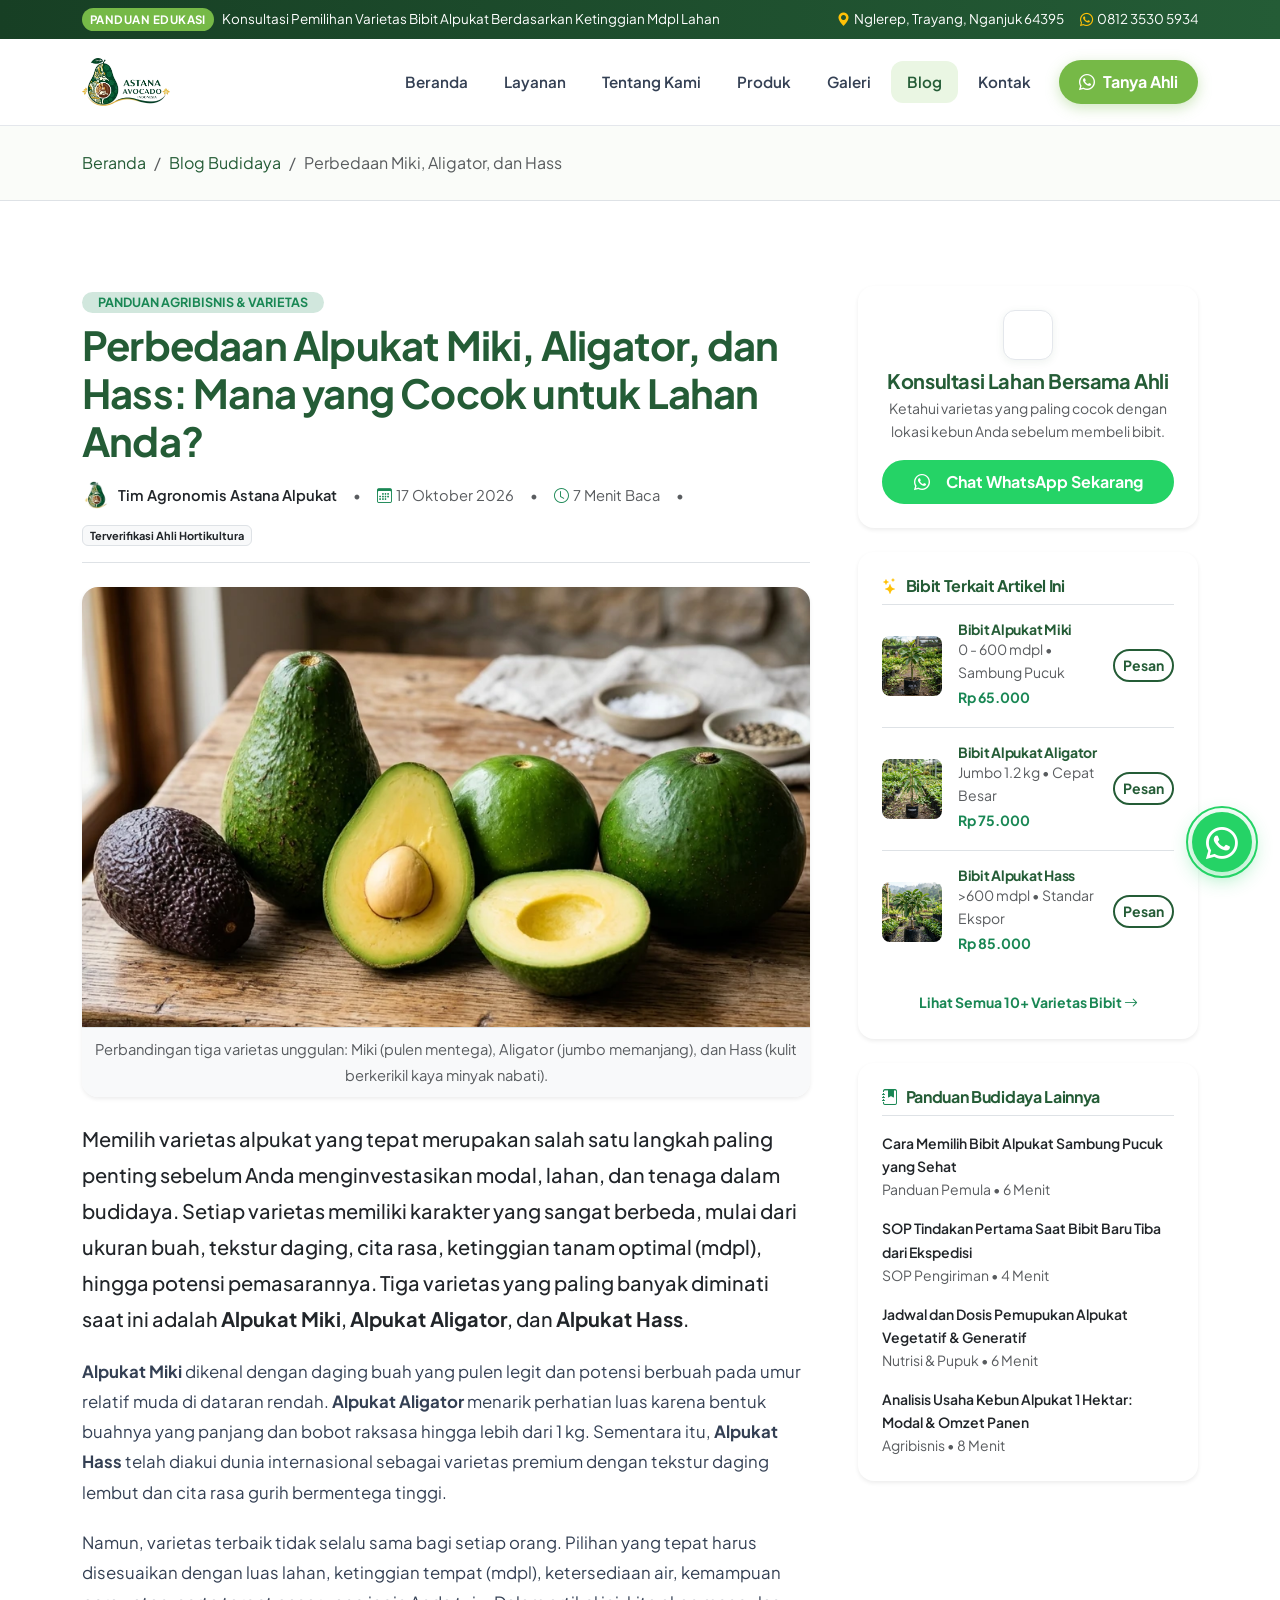
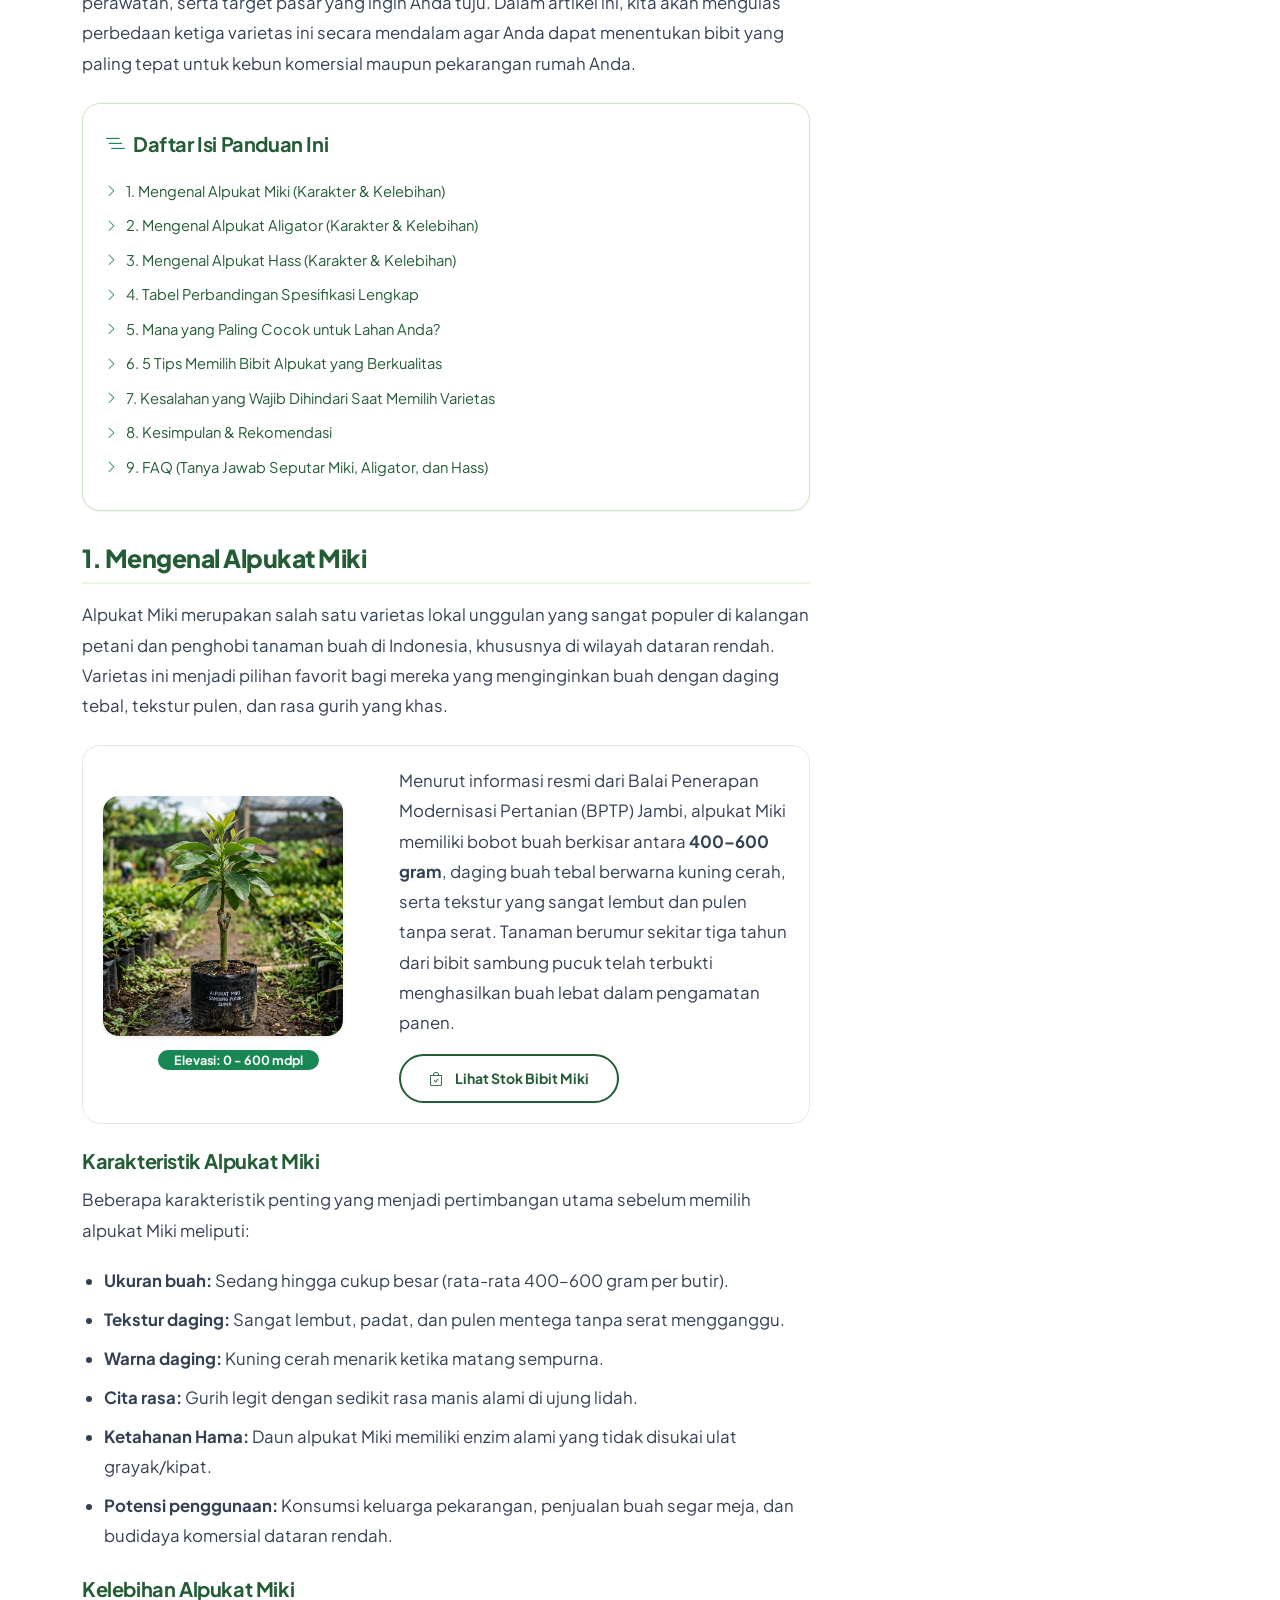
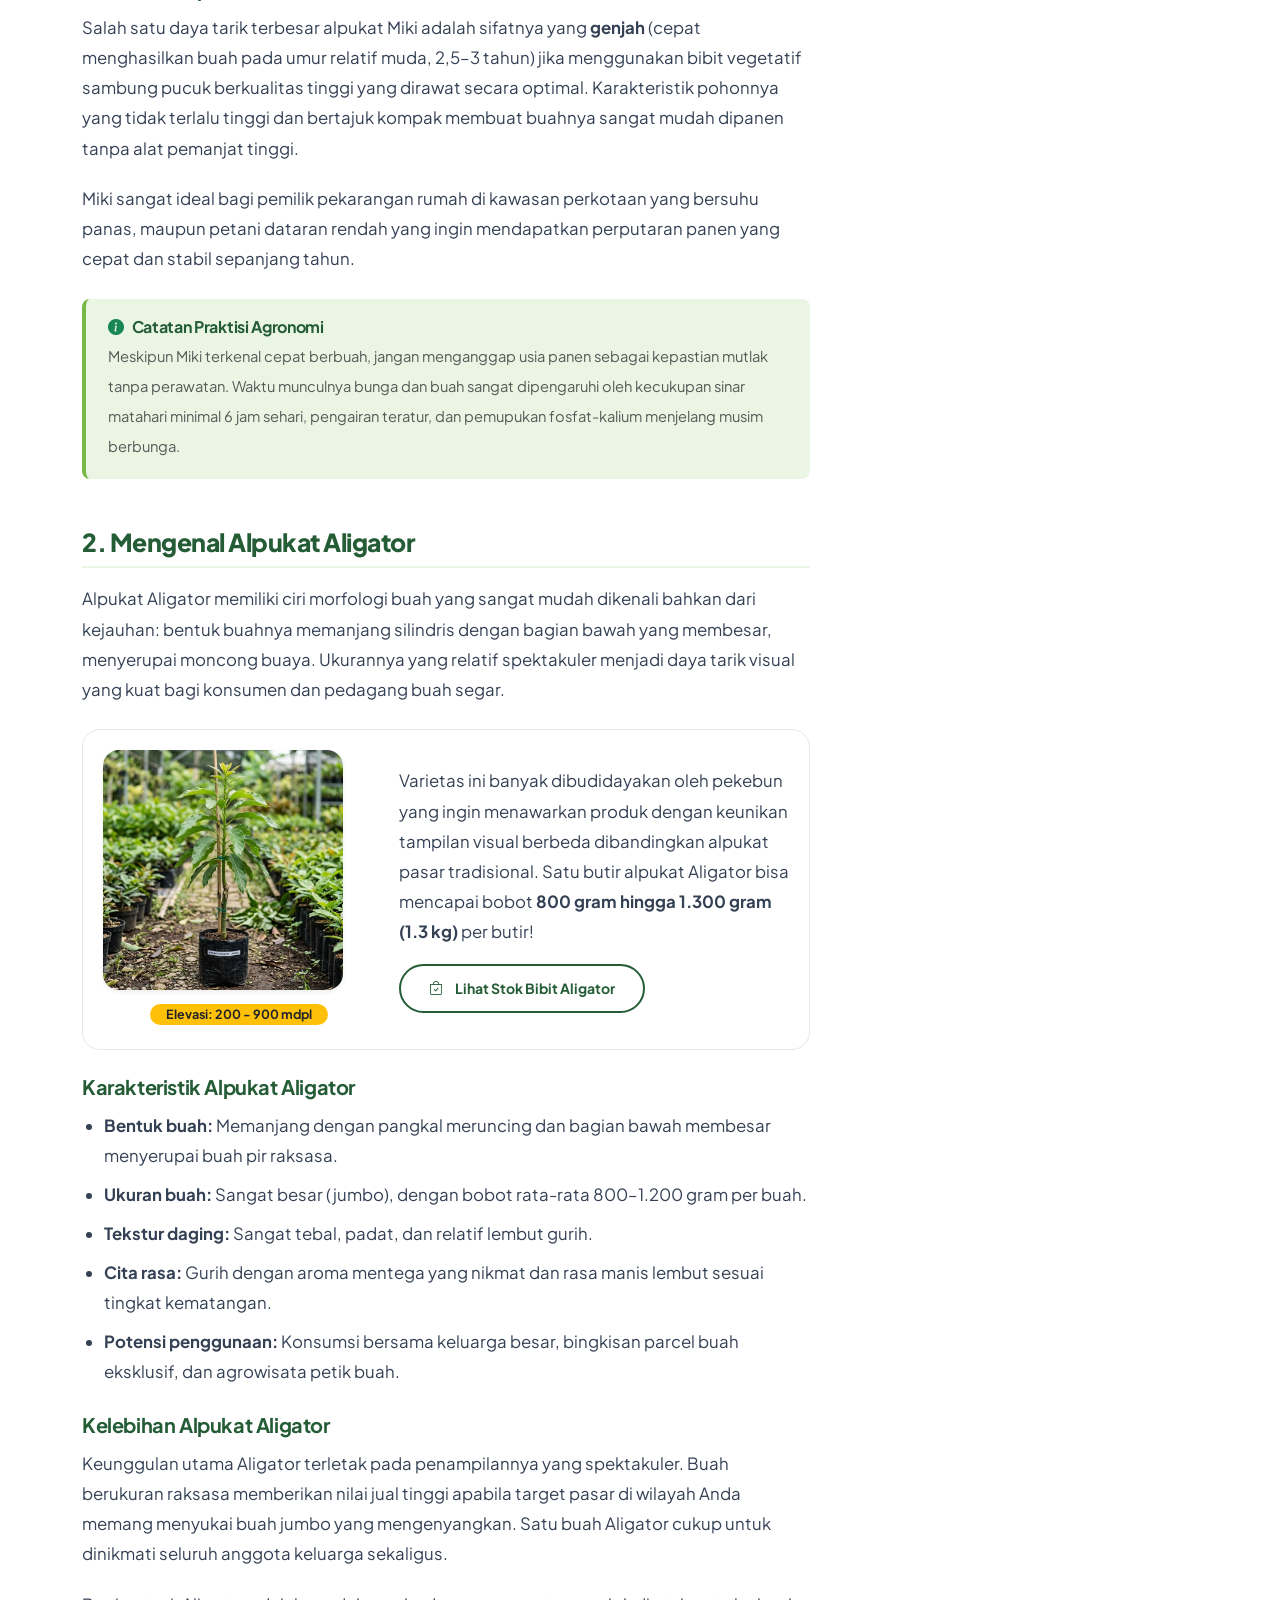
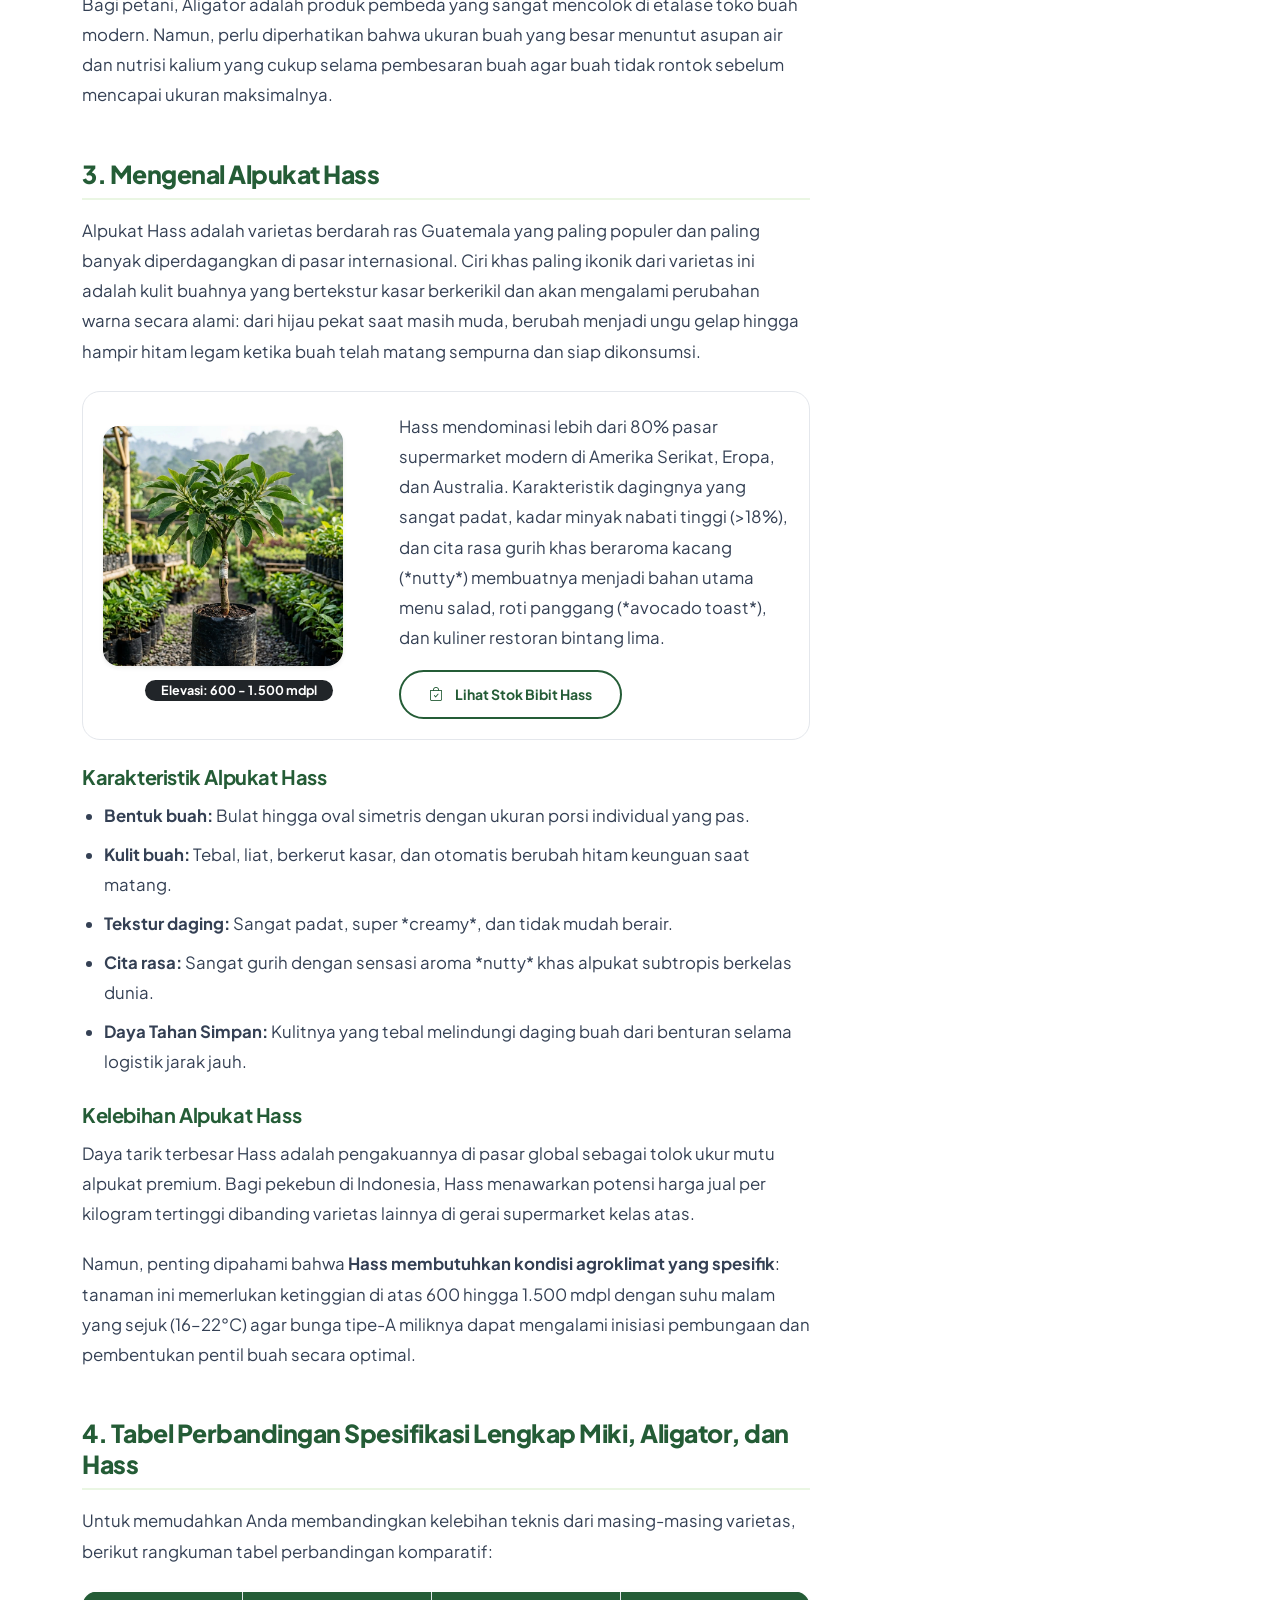
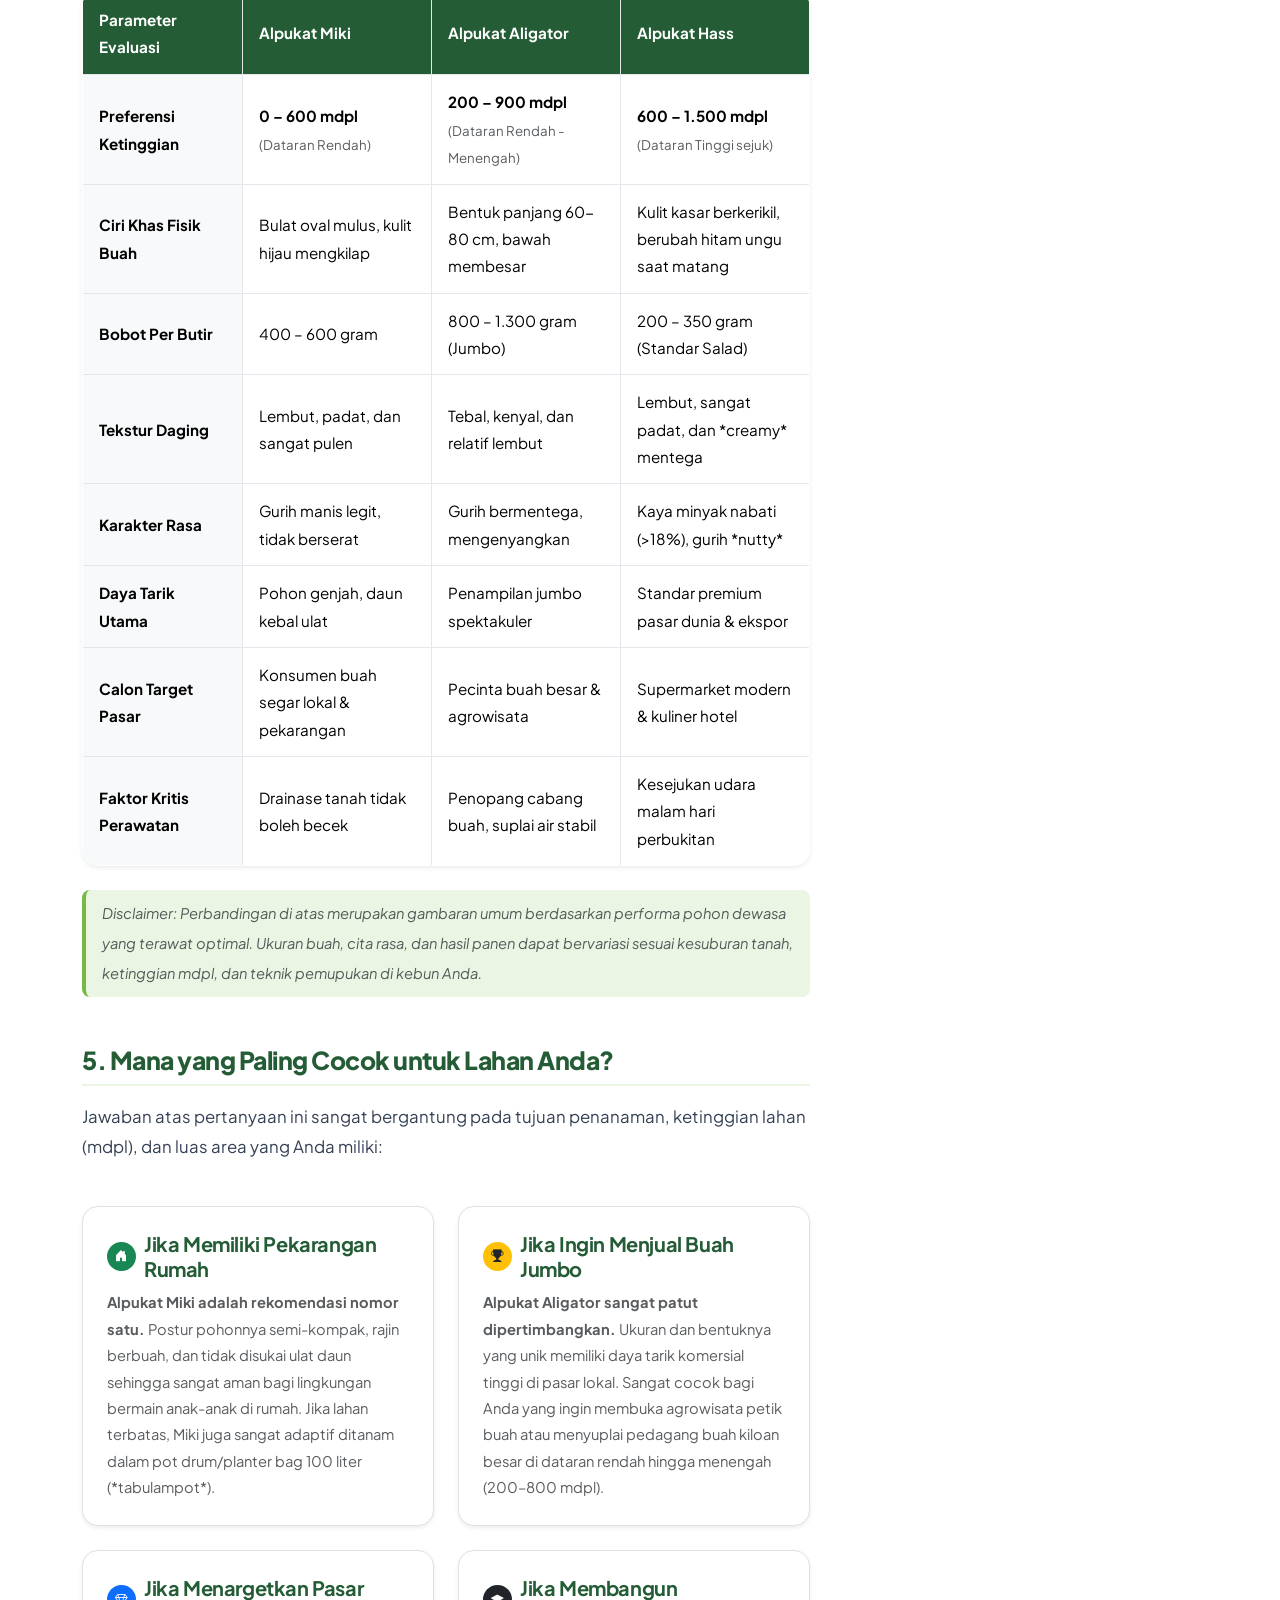
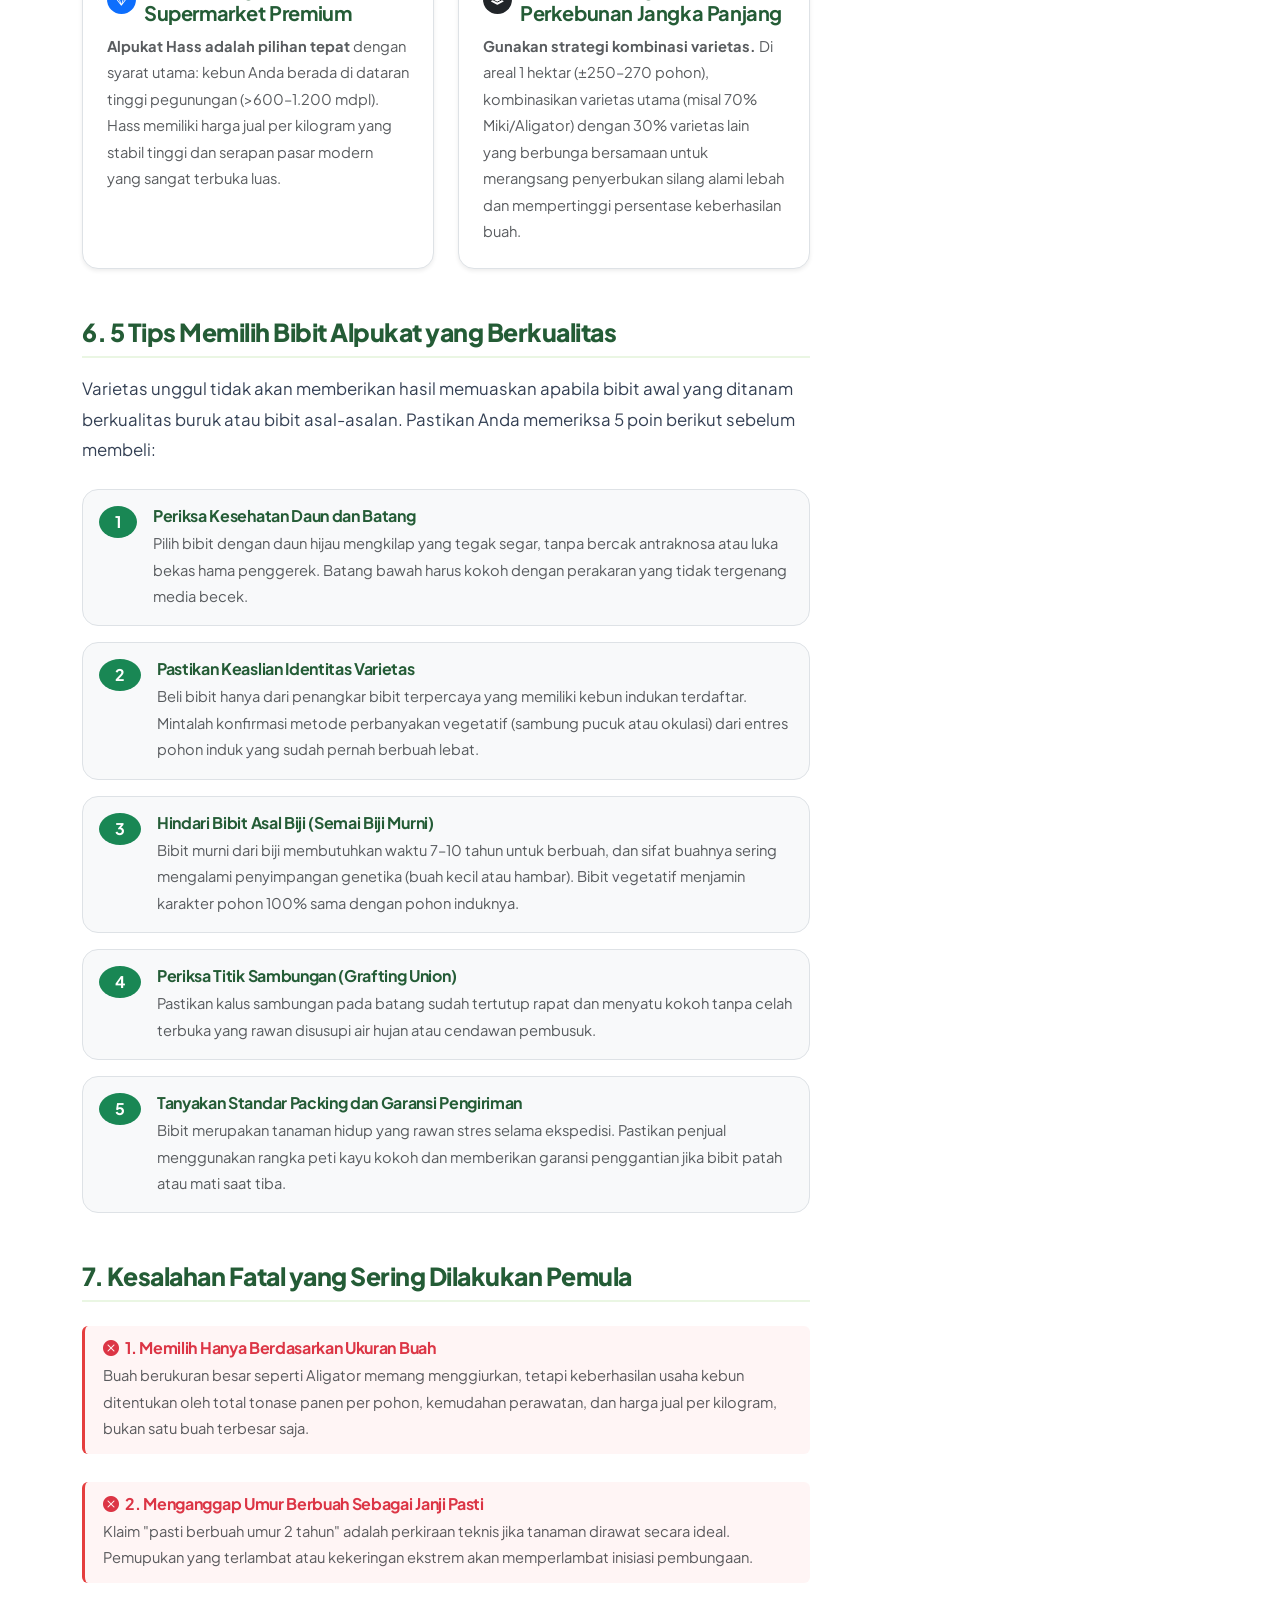
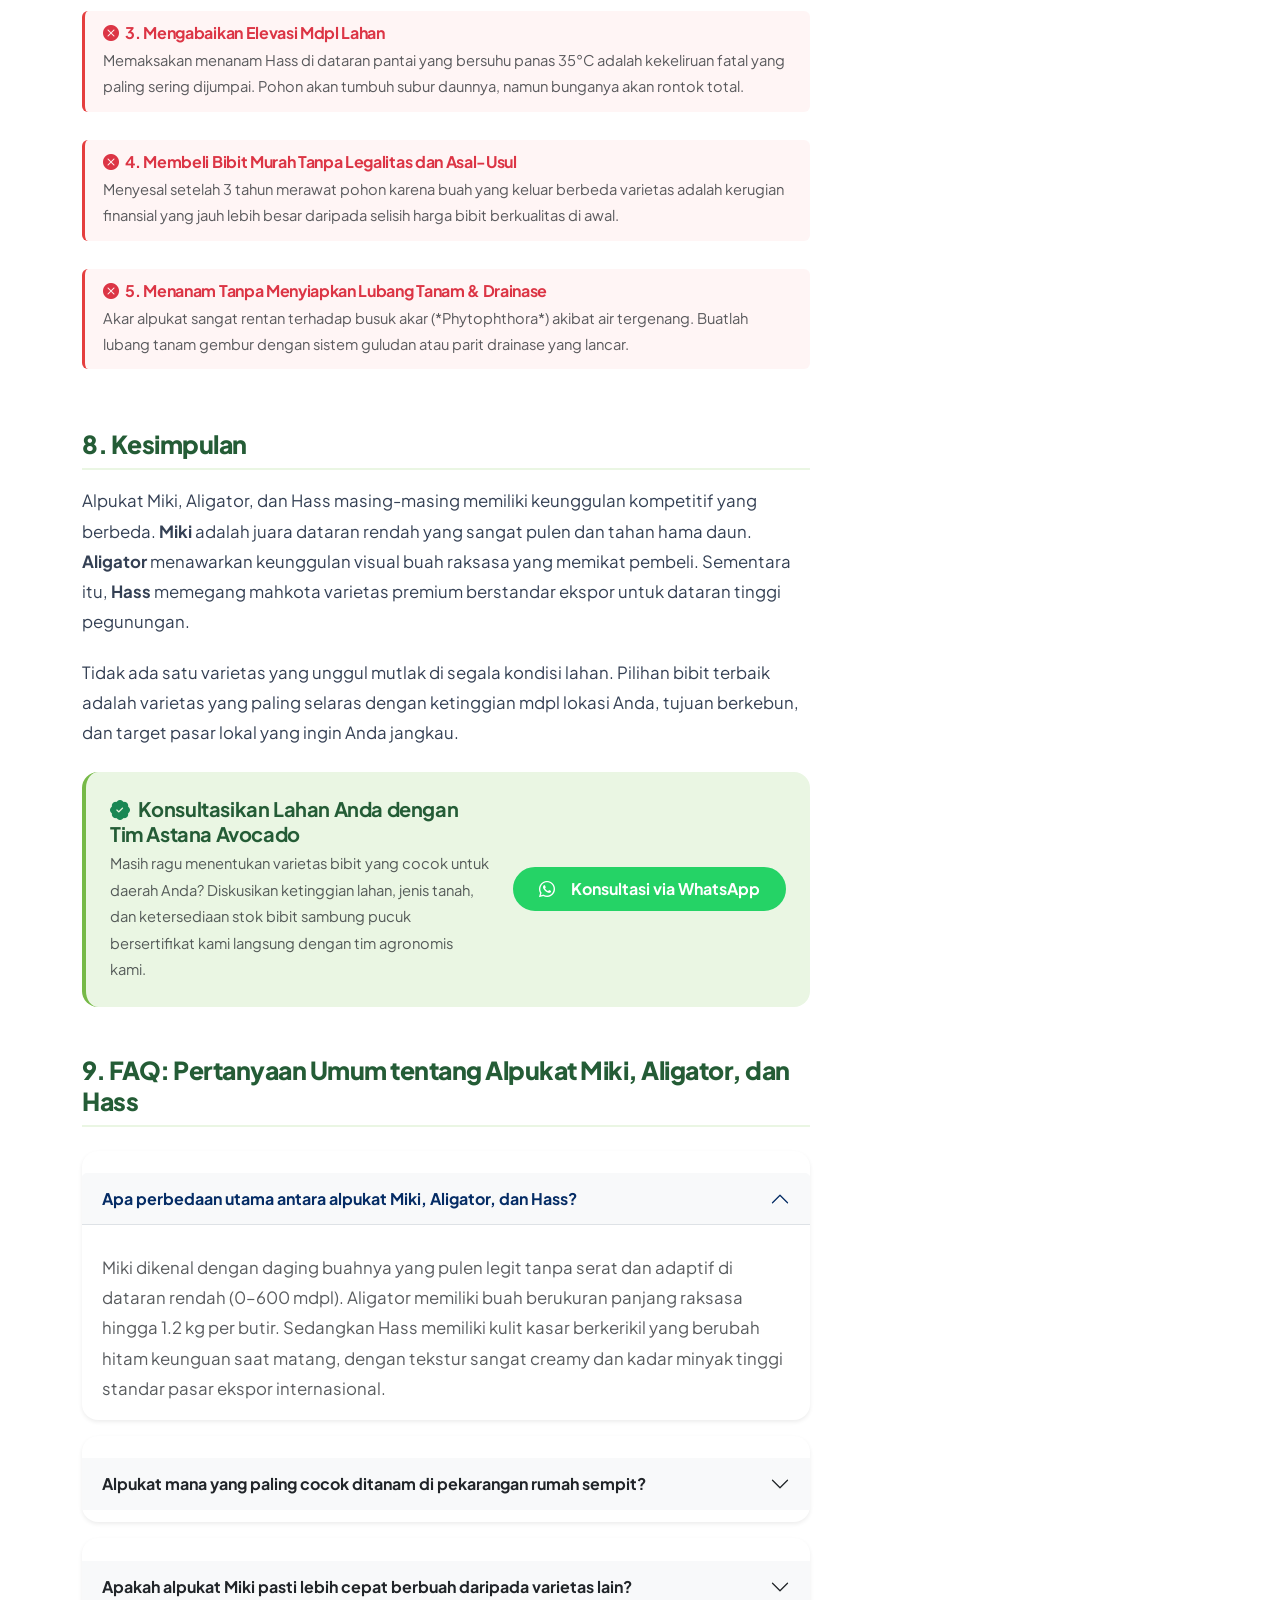
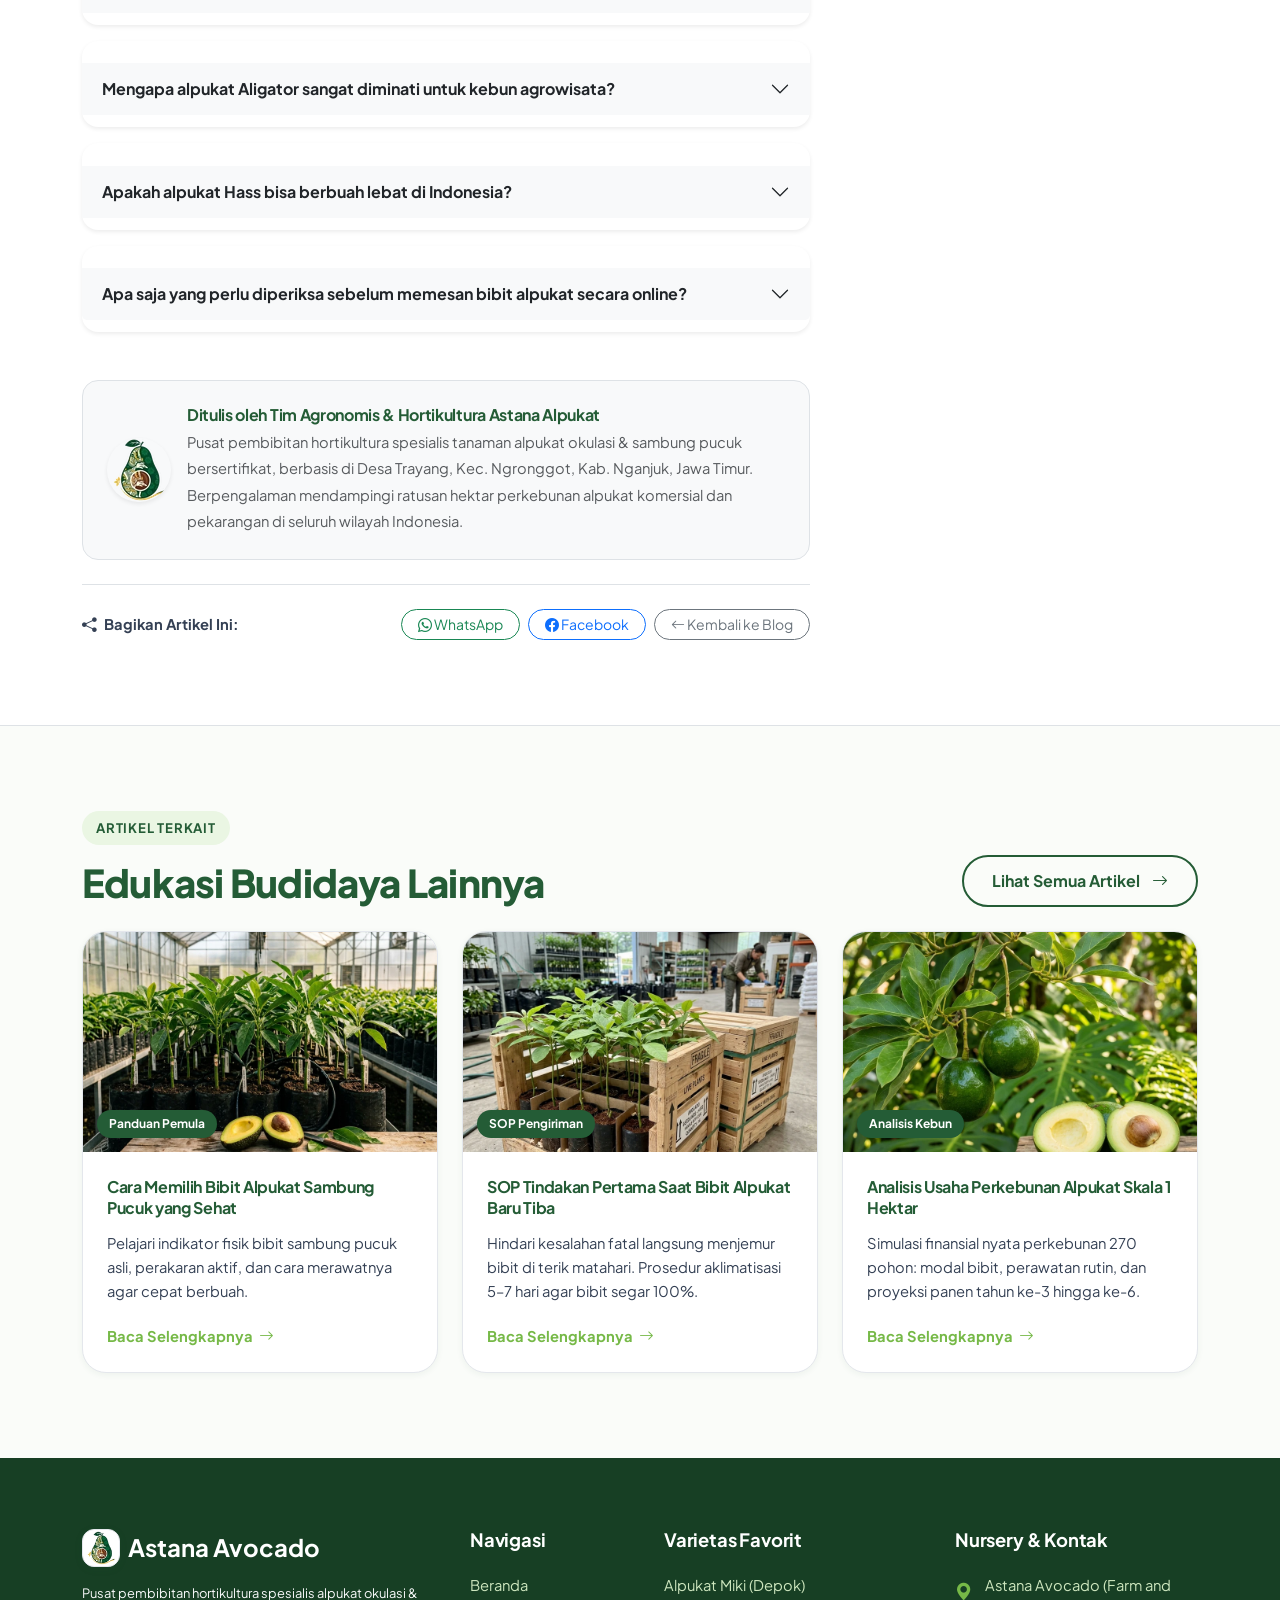
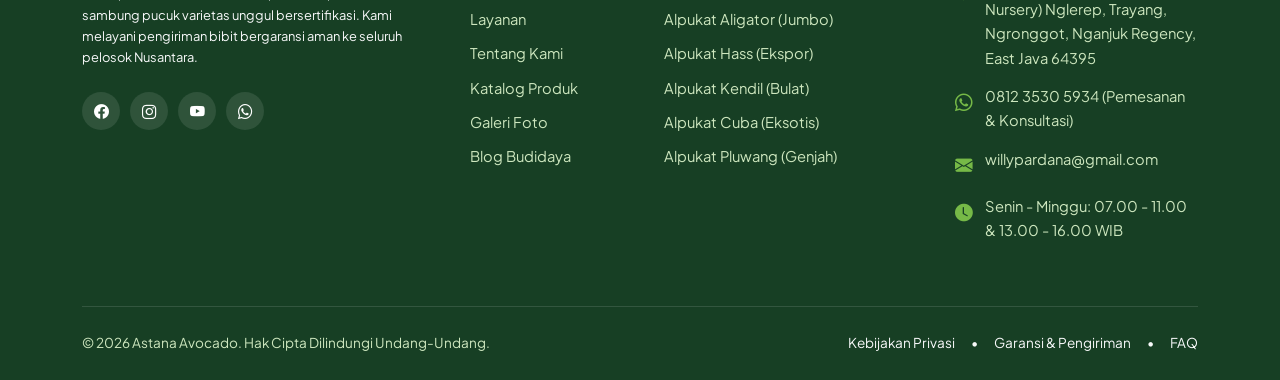
<file: perbedaan-alpukat-miki-aligator-dan-hass.html>
<!DOCTYPE html>
<html lang="id">
<head>
  <meta charset="UTF-8">
  <meta name="viewport" content="width=device-width, initial-scale=1.0">
  <title>Perbedaan Alpukat Miki, Aligator, dan Hass: Mana yang Cocok untuk Lahan Anda? | Astana Avocado</title>
  <meta name="description" content="Ulasan komparasi mendalam alpukat Miki, Aligator, dan Hass: karakter rasa, bobot buah, ketinggian tanam mdpl, tabel perbandingan, dan panduan memilih bibit sesuai lahan Anda.">
  <link rel="canonical" href="https://astanaalpukat.com/perbedaan-alpukat-miki-aligator-dan-hass.html">

  <!-- Open Graph / Facebook -->
  <meta property="og:type" content="article">
  <meta property="og:url" content="https://astanaalpukat.com/perbedaan-alpukat-miki-aligator-dan-hass.html">
  <meta property="og:title" content="Perbedaan Alpukat Miki, Aligator, dan Hass: Mana yang Cocok untuk Lahan Anda?">
  <meta property="og:description" content="Panduan komprehensif membandingkan varietas alpukat Miki, Aligator, dan Hass lengkap dengan tabel spesifikasi, kecocokan lahan, dan tips memilih bibit unggul.">
  <meta property="og:image" content="https://astanaalpukat.com/assets/images/blog-perbedaan-varietas.webp">
  <meta property="article:published_time" content="2026-10-17T08:00:00+07:00">
  <meta property="article:author" content="Tim Agronomis Astana Alpukat">
  <meta property="article:section" content="Perbandingan Varietas">

  <!-- Twitter -->
  <meta name="twitter:card" content="summary_large_image">
  <meta name="twitter:title" content="Perbedaan Alpukat Miki, Aligator, dan Hass: Mana yang Cocok untuk Lahan Anda?">
  <meta name="twitter:description" content="Komparasi komprehensif 3 varietas alpukat unggul Indonesia: Miki, Aligator, dan Hass.">
  <meta name="twitter:image" content="https://astanaalpukat.com/assets/images/blog-perbedaan-varietas.webp">

  <!-- Favicon -->
  <link rel="icon" type="image/webp" href="assets/images/favicon.webp">

  <!-- Bootstrap 5 CSS Official CDN & Icons -->
  <link href="https://cdn.jsdelivr.net/npm/bootstrap@5.3.3/dist/css/bootstrap.min.css" rel="stylesheet" integrity="sha384-QWTKZyjpPEjISv5WaRU9OFeRpok6YctnYmDr5pNlyT2bRjXh0JMhjY6hW+ALEwIH" crossorigin="anonymous">
  <link rel="stylesheet" href="https://cdn.jsdelivr.net/npm/bootstrap-icons@1.11.3/font/bootstrap-icons.min.css">
  <link rel="stylesheet" href="assets/css/style.css">

  <!-- JSON-LD Structured Data: Article, Breadcrumbs, FAQ -->
  <script type="application/ld+json">
  {
    "@context": "https://schema.org",
    "@graph": [
      {
        "@type": "Article",
        "@id": "https://astanaalpukat.com/perbedaan-alpukat-miki-aligator-dan-hass.html#article",
        "isPartOf": {
          "@type": "WebPage",
          "@id": "https://astanaalpukat.com/perbedaan-alpukat-miki-aligator-dan-hass.html"
        },
        "headline": "Perbedaan Alpukat Miki, Aligator, dan Hass: Mana yang Cocok untuk Lahan Anda?",
        "description": "Panduan komprehensif membandingkan varietas alpukat Miki, Aligator, dan Hass lengkap dengan tabel spesifikasi, kecocokan lahan, dan tips memilih bibit unggul.",
        "image": "https://astanaalpukat.com/assets/images/blog-perbedaan-varietas.webp",
        "datePublished": "2026-10-17T08:00:00+07:00",
        "dateModified": "2026-10-17T14:30:00+07:00",
        "mainEntityOfPage": "https://astanaalpukat.com/perbedaan-alpukat-miki-aligator-dan-hass.html",
        "author": {
          "@type": "Organization",
          "name": "Tim Agronomis Astana Alpukat",
          "url": "https://astanaalpukat.com/tentang-kami.html"
        },
        "publisher": {
          "@type": "Organization",
          "name": "Astana Avocado",
          "logo": {
            "@type": "ImageObject",
            "url": "https://astanaalpukat.com/assets/images/favicon.webp"
          }
        }
      },
      {
        "@type": "BreadcrumbList",
        "itemListElement": [
          {
            "@type": "ListItem",
            "position": 1,
            "name": "Beranda",
            "item": "https://astanaalpukat.com/"
          },
          {
            "@type": "ListItem",
            "position": 2,
            "name": "Blog & Panduan",
            "item": "https://astanaalpukat.com/blog.html"
          },
          {
            "@type": "ListItem",
            "position": 3,
            "name": "Perbedaan Alpukat Miki, Aligator, dan Hass",
            "item": "https://astanaalpukat.com/perbedaan-alpukat-miki-aligator-dan-hass.html"
          }
        ]
      },
      {
        "@type": "FAQPage",
        "mainEntity": [
          {
            "@type": "Question",
            "name": "Apa perbedaan utama alpukat Miki, Aligator, dan Hass?",
            "acceptedAnswer": {
              "@type": "Answer",
              "text": "Miki dikenal dengan daging buah yang pulen legit serta sangat adaptif di dataran rendah (0-600 mdpl). Aligator menonjol dengan bentuk buah panjang dan bobot jumbo hingga 1.2 kg. Sedangkan Hass memiliki kulit kasar yang berubah ungu-kehitaman saat matang serta tekstur creamy dengan kadar minyak tinggi standar pasar ekspor."
            }
          },
          {
            "@type": "Question",
            "name": "Alpukat mana yang paling cocok untuk pekarangan rumah?",
            "acceptedAnswer": {
              "@type": "Answer",
              "text": "Alpukat Miki adalah pilihan paling tepat untuk pekarangan rumah karena tajuk pohonnya kompak tidak terlalu tinggi, daunnya memiliki enzim alami penangkal hama ulat, dan sangat genjah berbuah."
            }
          },
          {
            "@type": "Question",
            "name": "Apakah alpukat Hass cocok ditanam di dataran rendah Indonesia?",
            "acceptedAnswer": {
              "@type": "Answer",
              "text": "Pohon alpukat Hass dapat tumbuh subur di dataran rendah, namun sangat sulit untuk berbunga dan mengikat buah karena membutuhkan induksi suhu malam dingin (15–20°C) yang hanya ada di dataran tinggi di atas 600 mdpl."
            }
          },
          {
            "@type": "Question",
            "name": "Apa yang harus diperiksa sebelum membeli bibit alpukat?",
            "acceptedAnswer": {
              "@type": "Answer",
              "text": "Periksa kesehatan daun dan batang, bekas kalus sambungan pucuk yang tertutup sempurna, keaktifan perakaran putih di polybag, kejelasan asal-usul pohon induk, serta SOP packing pengiriman bergaransi."
            }
          }
        ]
      }
    ]
  }
  </script>
</head>
<body>

  <!-- Top Announcement Bar -->
  <aside class="topbar" aria-label="Pengumuman promo">
    <div class="container">
      <div class="d-flex justify-content-between align-items-center">
        <div class="d-flex align-items-center gap-2">
          <span class="topbar-badge">Panduan Edukasi</span>
          <span>Konsultasi Pemilihan Varietas Bibit Alpukat Berdasarkan Ketinggian Mdpl Lahan</span>
        </div>
        <div class="d-none d-md-flex align-items-center gap-3">
          <span><i class="bi bi-geo-alt-fill me-1 text-warning"></i>Nglerep, Trayang, Nganjuk 64395</span>
          <span><i class="bi bi-whatsapp me-1 text-warning"></i>0812 3530 5934</span>
        </div>
      </div>
    </div>
  </aside>

  <!-- Main Navigation Header -->
  <header class="main-navbar" id="site-header">
    <div class="container">
      <nav class="navbar navbar-expand-lg p-0" aria-label="Menu navigasi utama">
        <a class="navbar-brand" href="index.html">
          <img src="assets/images/logo-baru-astanaavocado.webp" alt="Logo Astana Avocado Indonesia" class="navbar-brand-logo" height="48">
        </a>

        <button class="navbar-toggler border-0 shadow-none" type="button" data-bs-toggle="collapse" data-bs-target="#navbarAstana" aria-controls="navbarAstana" aria-expanded="false" aria-label="Toggle navigation">
          <span class="navbar-toggler-icon"></span>
        </button>

        <div class="collapse navbar-collapse" id="navbarAstana">
          <ul class="navbar-nav ms-auto align-items-lg-center gap-1">
            <li class="nav-item">
              <a class="nav-link" href="index.html">Beranda</a>
            </li>
            <li class="nav-item">
              <a class="nav-link" href="layanan.html">Layanan</a>
            </li>
            <li class="nav-item">
              <a class="nav-link" href="tentang-kami.html">Tentang Kami</a>
            </li>
            <li class="nav-item">
              <a class="nav-link" href="produk.html">Produk</a>
            </li>
            <li class="nav-item">
              <a class="nav-link" href="galeri.html">Galeri</a>
            </li>
            <li class="nav-item">
              <a class="nav-link active" href="blog.html">Blog</a>
            </li>
            <li class="nav-item">
              <a class="nav-link" href="kontak.html">Kontak</a>
            </li>
            <li class="nav-item ms-lg-2 mt-2 mt-lg-0">
              <a class="nav-cta-btn" href="https://wa.me/6281235305934?text=Halo%20Astana%20Alpukat,%20saya%20ingin%20konsultasi%20varietas%20Miki,%20Aligator,%20dan%20Hass." target="_blank" rel="noopener noreferrer">
                <i class="bi bi-whatsapp"></i>
                <span>Tanya Ahli</span>
              </a>
            </li>
          </ul>
        </div>
      </nav>
    </div>
  </header>

  <main id="main-content">
    <!-- Breadcrumb & Header Section -->
    <section class="bg-surface py-4 border-bottom">
      <div class="container">
        <nav aria-label="breadcrumb">
          <ol class="breadcrumb mb-0 small">
            <li class="breadcrumb-item"><a href="index.html" class="text-decoration-none text-forest">Beranda</a></li>
            <li class="breadcrumb-item"><a href="blog.html" class="text-decoration-none text-forest">Blog Budidaya</a></li>
            <li class="breadcrumb-item active text-muted" aria-current="page">Perbedaan Miki, Aligator, dan Hass</li>
          </ol>
        </nav>
      </div>
    </section>

    <!-- Main Article Section -->
    <section class="section-padding bg-body">
      <div class="container">
        <div class="row g-5">

          <!-- Left Column: Article Body (8 cols) -->
          <div class="col-lg-8">
            <article class="article-reading-body">
              
              <!-- Article Header Meta -->
              <div class="mb-4">
                <span class="badge bg-success-subtle text-success px-3 py-1 rounded-pill fw-bold text-uppercase fs-xs mb-2">Panduan Agribisnis &amp; Varietas</span>
                <h1 class="display-6 fw-bold text-forest mb-3">
                  Perbedaan Alpukat Miki, Aligator, dan Hass: Mana yang Cocok untuk Lahan Anda?
                </h1>
                
                <div class="d-flex flex-wrap align-items-center gap-3 text-muted small pb-3 border-bottom">
                  <div class="d-flex align-items-center gap-2">
                    <img src="assets/images/favicon.webp" alt="Astana Avocado" width="28" height="28" class="rounded-circle">
                    <span class="fw-semibold text-dark">Tim Agronomis Astana Alpukat</span>
                  </div>
                  <span>&bull;</span>
                  <span><i class="bi bi-calendar3 me-1 text-success"></i>17 Oktober 2026</span>
                  <span>&bull;</span>
                  <span><i class="bi bi-clock me-1 text-success"></i>7 Menit Baca</span>
                  <span>&bull;</span>
                  <span class="badge bg-light text-dark border">Terverifikasi Ahli Hortikultura</span>
                </div>
              </div>

              <!-- Featured Image Banner -->
              <div class="rounded-4 overflow-hidden mb-4 shadow-sm">
                <img src="assets/images/blog-perbedaan-varietas.webp" alt="Perbandingan Alpukat Miki Aligator dan Hass" class="w-100 object-fit-cover" style="max-height: 440px;" width="900" height="600">
                <div class="p-2 bg-light text-center small text-muted border-top">
                  Perbandingan tiga varietas unggulan: Miki (pulen mentega), Aligator (jumbo memanjang), dan Hass (kulit berkerikil kaya minyak nabati).
                </div>
              </div>

              <!-- Executive Summary -->
              <p class="lead text-dark fw-medium">
                Memilih varietas alpukat yang tepat merupakan salah satu langkah paling penting sebelum Anda menginvestasikan modal, lahan, dan tenaga dalam budidaya. Setiap varietas memiliki karakter yang sangat berbeda, mulai dari ukuran buah, tekstur daging, cita rasa, ketinggian tanam optimal (mdpl), hingga potensi pemasarannya. Tiga varietas yang paling banyak diminati saat ini adalah <strong>Alpukat Miki</strong>, <strong>Alpukat Aligator</strong>, dan <strong>Alpukat Hass</strong>.
              </p>

              <p>
                <strong>Alpukat Miki</strong> dikenal dengan daging buah yang pulen legit dan potensi berbuah pada umur relatif muda di dataran rendah. <strong>Alpukat Aligator</strong> menarik perhatian luas karena bentuk buahnya yang panjang dan bobot raksasa hingga lebih dari 1 kg. Sementara itu, <strong>Alpukat Hass</strong> telah diakui dunia internasional sebagai varietas premium dengan tekstur daging lembut dan cita rasa gurih bermentega tinggi.
              </p>

              <p>
                Namun, varietas terbaik tidak selalu sama bagi setiap orang. Pilihan yang tepat harus disesuaikan dengan luas lahan, ketinggian tempat (mdpl), ketersediaan air, kemampuan perawatan, serta target pasar yang ingin Anda tuju. Dalam artikel ini, kita akan mengulas perbedaan ketiga varietas ini secara mendalam agar Anda dapat menentukan bibit yang paling tepat untuk kebun komersial maupun pekarangan rumah Anda.
              </p>

              <!-- Table of Contents -->
              <div class="article-toc-card my-4">
                <div class="d-flex align-items-center gap-2 mb-3">
                  <i class="bi bi-list-nested fs-5 text-success"></i>
                  <h5 class="fw-bold text-forest mb-0">Daftar Isi Panduan Ini</h5>
                </div>
                <ul>
                  <li><a href="#miki"><i class="bi bi-chevron-right text-success small"></i> 1. Mengenal Alpukat Miki (Karakter &amp; Kelebihan)</a></li>
                  <li><a href="#aligator"><i class="bi bi-chevron-right text-success small"></i> 2. Mengenal Alpukat Aligator (Karakter &amp; Kelebihan)</a></li>
                  <li><a href="#hass"><i class="bi bi-chevron-right text-success small"></i> 3. Mengenal Alpukat Hass (Karakter &amp; Kelebihan)</a></li>
                  <li><a href="#tabel-perbandingan"><i class="bi bi-chevron-right text-success small"></i> 4. Tabel Perbandingan Spesifikasi Lengkap</a></li>
                  <li><a href="#kecocokan-lahan"><i class="bi bi-chevron-right text-success small"></i> 5. Mana yang Paling Cocok untuk Lahan Anda?</a></li>
                  <li><a href="#tips-memilih-bibit"><i class="bi bi-chevron-right text-success small"></i> 6. 5 Tips Memilih Bibit Alpukat yang Berkualitas</a></li>
                  <li><a href="#kesalahan-umum"><i class="bi bi-chevron-right text-success small"></i> 7. Kesalahan yang Wajib Dihindari Saat Memilih Varietas</a></li>
                  <li><a href="#kesimpulan"><i class="bi bi-chevron-right text-success small"></i> 8. Kesimpulan &amp; Rekomendasi</a></li>
                  <li><a href="#faq"><i class="bi bi-chevron-right text-success small"></i> 9. FAQ (Tanya Jawab Seputar Miki, Aligator, dan Hass)</a></li>
                </ul>
              </div>

              <!-- Section 1: Alpukat Miki -->
              <h2 id="miki">1. Mengenal Alpukat Miki</h2>
              <p>
                Alpukat Miki merupakan salah satu varietas lokal unggulan yang sangat populer di kalangan petani dan penghobi tanaman buah di Indonesia, khususnya di wilayah dataran rendah. Varietas ini menjadi pilihan favorit bagi mereka yang menginginkan buah dengan daging tebal, tekstur pulen, dan rasa gurih yang khas.
              </p>
              
              <div class="variety-feature-card my-4">
                <div class="row g-4 align-items-center">
                  <div class="col-md-5 text-center">
                    <img src="assets/images/alpukat-miki.webp" alt="Bibit Alpukat Miki" class="img-fluid rounded-4 shadow-sm" style="max-height: 240px; object-fit: cover;">
                    <div class="mt-2">
                      <span class="badge bg-success px-3 py-1 rounded-pill">Elevasi: 0 - 600 mdpl</span>
                    </div>
                  </div>
                  <div class="col-md-7">
                    <p class="mb-2">
                      Menurut informasi resmi dari Balai Penerapan Modernisasi Pertanian (BPTP) Jambi, alpukat Miki memiliki bobot buah berkisar antara <strong>400–600 gram</strong>, daging buah tebal berwarna kuning cerah, serta tekstur yang sangat lembut dan pulen tanpa serat. Tanaman berumur sekitar tiga tahun dari bibit sambung pucuk telah terbukti menghasilkan buah lebat dalam pengamatan panen.
                    </p>
                    <a href="produk.html" class="btn btn-sm btn-outline-custom mt-2">
                      <i class="bi bi-bag-check me-1"></i> Lihat Stok Bibit Miki
                    </a>
                  </div>
                </div>
              </div>

              <h3>Karakteristik Alpukat Miki</h3>
              <p>Beberapa karakteristik penting yang menjadi pertimbangan utama sebelum memilih alpukat Miki meliputi:</p>
              <ul>
                <li><strong>Ukuran buah:</strong> Sedang hingga cukup besar (rata-rata 400–600 gram per butir).</li>
                <li><strong>Tekstur daging:</strong> Sangat lembut, padat, dan pulen mentega tanpa serat mengganggu.</li>
                <li><strong>Warna daging:</strong> Kuning cerah menarik ketika matang sempurna.</li>
                <li><strong>Cita rasa:</strong> Gurih legit dengan sedikit rasa manis alami di ujung lidah.</li>
                <li><strong>Ketahanan Hama:</strong> Daun alpukat Miki memiliki enzim alami yang tidak disukai ulat grayak/kipat.</li>
                <li><strong>Potensi penggunaan:</strong> Konsumsi keluarga pekarangan, penjualan buah segar meja, dan budidaya komersial dataran rendah.</li>
              </ul>

              <h3>Kelebihan Alpukat Miki</h3>
              <p>
                Salah satu daya tarik terbesar alpukat Miki adalah sifatnya yang <strong>genjah</strong> (cepat menghasilkan buah pada umur relatif muda, 2,5–3 tahun) jika menggunakan bibit vegetatif sambung pucuk berkualitas tinggi yang dirawat secara optimal. Karakteristik pohonnya yang tidak terlalu tinggi dan bertajuk kompak membuat buahnya sangat mudah dipanen tanpa alat pemanjat tinggi.
              </p>
              <p>
                Miki sangat ideal bagi pemilik pekarangan rumah di kawasan perkotaan yang bersuhu panas, maupun petani dataran rendah yang ingin mendapatkan perputaran panen yang cepat dan stabil sepanjang tahun.
              </p>

              <div class="article-callout-box">
                <h6 class="fw-bold text-forest mb-1"><i class="bi bi-info-circle-fill me-2 text-success"></i>Catatan Praktisi Agronomi</h6>
                <small class="text-muted">
                  Meskipun Miki terkenal cepat berbuah, jangan menganggap usia panen sebagai kepastian mutlak tanpa perawatan. Waktu munculnya bunga dan buah sangat dipengaruhi oleh kecukupan sinar matahari minimal 6 jam sehari, pengairan teratur, dan pemupukan fosfat-kalium menjelang musim berbunga.
                </small>
              </div>

              <!-- Section 2: Alpukat Aligator -->
              <h2 id="aligator" class="mt-5">2. Mengenal Alpukat Aligator</h2>
              <p>
                Alpukat Aligator memiliki ciri morfologi buah yang sangat mudah dikenali bahkan dari kejauhan: bentuk buahnya memanjang silindris dengan bagian bawah yang membesar, menyerupai moncong buaya. Ukurannya yang relatif spektakuler menjadi daya tarik visual yang kuat bagi konsumen dan pedagang buah segar.
              </p>

              <div class="variety-feature-card my-4">
                <div class="row g-4 align-items-center">
                  <div class="col-md-5 text-center">
                    <img src="assets/images/alpukat-aligator.webp" alt="Bibit Alpukat Aligator Jumbo" class="img-fluid rounded-4 shadow-sm" style="max-height: 240px; object-fit: cover;">
                    <div class="mt-2">
                      <span class="badge bg-warning text-dark px-3 py-1 rounded-pill">Elevasi: 200 - 900 mdpl</span>
                    </div>
                  </div>
                  <div class="col-md-7">
                    <p class="mb-2">
                      Varietas ini banyak dibudidayakan oleh pekebun yang ingin menawarkan produk dengan keunikan tampilan visual berbeda dibandingkan alpukat pasar tradisional. Satu butir alpukat Aligator bisa mencapai bobot <strong>800 gram hingga 1.300 gram (1.3 kg)</strong> per butir!
                    </p>
                    <a href="produk.html" class="btn btn-sm btn-outline-custom mt-2">
                      <i class="bi bi-bag-check me-1"></i> Lihat Stok Bibit Aligator
                    </a>
                  </div>
                </div>
              </div>

              <h3>Karakteristik Alpukat Aligator</h3>
              <ul>
                <li><strong>Bentuk buah:</strong> Memanjang dengan pangkal meruncing dan bagian bawah membesar menyerupai buah pir raksasa.</li>
                <li><strong>Ukuran buah:</strong> Sangat besar (jumbo), dengan bobot rata-rata 800–1.200 gram per buah.</li>
                <li><strong>Tekstur daging:</strong> Sangat tebal, padat, dan relatif lembut gurih.</li>
                <li><strong>Cita rasa:</strong> Gurih dengan aroma mentega yang nikmat dan rasa manis lembut sesuai tingkat kematangan.</li>
                <li><strong>Potensi penggunaan:</strong> Konsumsi bersama keluarga besar, bingkisan parcel buah eksklusif, dan agrowisata petik buah.</li>
              </ul>

              <h3>Kelebihan Alpukat Aligator</h3>
              <p>
                Keunggulan utama Aligator terletak pada penampilannya yang spektakuler. Buah berukuran raksasa memberikan nilai jual tinggi apabila target pasar di wilayah Anda memang menyukai buah jumbo yang mengenyangkan. Satu buah Aligator cukup untuk dinikmati seluruh anggota keluarga sekaligus.
              </p>
              <p>
                Bagi petani, Aligator adalah produk pembeda yang sangat mencolok di etalase toko buah modern. Namun, perlu diperhatikan bahwa ukuran buah yang besar menuntut asupan air dan nutrisi kalium yang cukup selama pembesaran buah agar buah tidak rontok sebelum mencapai ukuran maksimalnya.
              </p>

              <!-- Section 3: Alpukat Hass -->
              <h2 id="hass" class="mt-5">3. Mengenal Alpukat Hass</h2>
              <p>
                Alpukat Hass adalah varietas berdarah ras Guatemala yang paling populer dan paling banyak diperdagangkan di pasar internasional. Ciri khas paling ikonik dari varietas ini adalah kulit buahnya yang bertekstur kasar berkerikil dan akan mengalami perubahan warna secara alami: dari hijau pekat saat masih muda, berubah menjadi ungu gelap hingga hampir hitam legam ketika buah telah matang sempurna dan siap dikonsumsi.
              </p>

              <div class="variety-feature-card my-4">
                <div class="row g-4 align-items-center">
                  <div class="col-md-5 text-center">
                    <img src="assets/images/alpukat-hass.webp" alt="Bibit Alpukat Hass Dataran Tinggi" class="img-fluid rounded-4 shadow-sm" style="max-height: 240px; object-fit: cover;">
                    <div class="mt-2">
                      <span class="badge bg-dark text-white px-3 py-1 rounded-pill">Elevasi: 600 - 1.500 mdpl</span>
                    </div>
                  </div>
                  <div class="col-md-7">
                    <p class="mb-2">
                      Hass mendominasi lebih dari 80% pasar supermarket modern di Amerika Serikat, Eropa, dan Australia. Karakteristik dagingnya yang sangat padat, kadar minyak nabati tinggi (&gt;18%), dan cita rasa gurih khas beraroma kacang (*nutty*) membuatnya menjadi bahan utama menu salad, roti panggang (*avocado toast*), dan kuliner restoran bintang lima.
                    </p>
                    <a href="produk.html" class="btn btn-sm btn-outline-custom mt-2">
                      <i class="bi bi-bag-check me-1"></i> Lihat Stok Bibit Hass
                    </a>
                  </div>
                </div>
              </div>

              <h3>Karakteristik Alpukat Hass</h3>
              <ul>
                <li><strong>Bentuk buah:</strong> Bulat hingga oval simetris dengan ukuran porsi individual yang pas.</li>
                <li><strong>Kulit buah:</strong> Tebal, liat, berkerut kasar, dan otomatis berubah hitam keunguan saat matang.</li>
                <li><strong>Tekstur daging:</strong> Sangat padat, super *creamy*, dan tidak mudah berair.</li>
                <li><strong>Cita rasa:</strong> Sangat gurih dengan sensasi aroma *nutty* khas alpukat subtropis berkelas dunia.</li>
                <li><strong>Daya Tahan Simpan:</strong> Kulitnya yang tebal melindungi daging buah dari benturan selama logistik jarak jauh.</li>
              </ul>

              <h3>Kelebihan Alpukat Hass</h3>
              <p>
                Daya tarik terbesar Hass adalah pengakuannya di pasar global sebagai tolok ukur mutu alpukat premium. Bagi pekebun di Indonesia, Hass menawarkan potensi harga jual per kilogram tertinggi dibanding varietas lainnya di gerai supermarket kelas atas.
              </p>
              <p>
                Namun, penting dipahami bahwa <strong>Hass membutuhkan kondisi agroklimat yang spesifik</strong>: tanaman ini memerlukan ketinggian di atas 600 hingga 1.500 mdpl dengan suhu malam yang sejuk (16–22°C) agar bunga tipe-A miliknya dapat mengalami inisiasi pembungaan dan pembentukan pentil buah secara optimal.
              </p>

              <!-- Section 4: Tabel Perbandingan -->
              <h2 id="tabel-perbandingan" class="mt-5">4. Tabel Perbandingan Spesifikasi Lengkap Miki, Aligator, dan Hass</h2>
              <p>
                Untuk memudahkan Anda membandingkan kelebihan teknis dari masing-masing varietas, berikut rangkuman tabel perbandingan komparatif:
              </p>

              <div class="table-responsive my-4 shadow-sm rounded-4 overflow-hidden">
                <table class="table table-bordered table-hover table-article-comparison mb-0">
                  <thead>
                    <tr>
                      <th scope="col" style="width: 22%;">Parameter Evaluasi</th>
                      <th scope="col" style="width: 26%;">Alpukat Miki</th>
                      <th scope="col" style="width: 26%;">Alpukat Aligator</th>
                      <th scope="col" style="width: 26%;">Alpukat Hass</th>
                    </tr>
                  </thead>
                  <tbody>
                    <tr>
                      <td class="fw-bold bg-light">Preferensi Ketinggian</td>
                      <td><strong>0 – 600 mdpl</strong><br><small class="text-muted">(Dataran Rendah)</small></td>
                      <td><strong>200 – 900 mdpl</strong><br><small class="text-muted">(Dataran Rendah - Menengah)</small></td>
                      <td><strong>600 – 1.500 mdpl</strong><br><small class="text-muted">(Dataran Tinggi sejuk)</small></td>
                    </tr>
                    <tr>
                      <td class="fw-bold bg-light">Ciri Khas Fisik Buah</td>
                      <td>Bulat oval mulus, kulit hijau mengkilap</td>
                      <td>Bentuk panjang 60-80 cm, bawah membesar</td>
                      <td>Kulit kasar berkerikil, berubah hitam ungu saat matang</td>
                    </tr>
                    <tr>
                      <td class="fw-bold bg-light">Bobot Per Butir</td>
                      <td>400 – 600 gram</td>
                      <td>800 – 1.300 gram (Jumbo)</td>
                      <td>200 – 350 gram (Standar Salad)</td>
                    </tr>
                    <tr>
                      <td class="fw-bold bg-light">Tekstur Daging</td>
                      <td>Lembut, padat, dan sangat pulen</td>
                      <td>Tebal, kenyal, dan relatif lembut</td>
                      <td>Lembut, sangat padat, dan *creamy* mentega</td>
                    </tr>
                    <tr>
                      <td class="fw-bold bg-light">Karakter Rasa</td>
                      <td>Gurih manis legit, tidak berserat</td>
                      <td>Gurih bermentega, mengenyangkan</td>
                      <td>Kaya minyak nabati (&gt;18%), gurih *nutty*</td>
                    </tr>
                    <tr>
                      <td class="fw-bold bg-light">Daya Tarik Utama</td>
                      <td>Pohon genjah, daun kebal ulat</td>
                      <td>Penampilan jumbo spektakuler</td>
                      <td>Standar premium pasar dunia &amp; ekspor</td>
                    </tr>
                    <tr>
                      <td class="fw-bold bg-light">Calon Target Pasar</td>
                      <td>Konsumen buah segar lokal &amp; pekarangan</td>
                      <td>Pecinta buah besar &amp; agrowisata</td>
                      <td>Supermarket modern &amp; kuliner hotel</td>
                    </tr>
                    <tr>
                      <td class="fw-bold bg-light">Faktor Kritis Perawatan</td>
                      <td>Drainase tanah tidak boleh becek</td>
                      <td>Penopang cabang buah, suplai air stabil</td>
                      <td>Kesejukan udara malam hari perbukitan</td>
                    </tr>
                  </tbody>
                </table>
              </div>

              <div class="article-callout-box py-2 px-3">
                <small class="text-muted">
                  <em>Disclaimer: Perbandingan di atas merupakan gambaran umum berdasarkan performa pohon dewasa yang terawat optimal. Ukuran buah, cita rasa, dan hasil panen dapat bervariasi sesuai kesuburan tanah, ketinggian mdpl, dan teknik pemupukan di kebun Anda.</em>
                </small>
              </div>

              <!-- Section 5: Kecocokan Lahan -->
              <h2 id="kecocokan-lahan" class="mt-5">5. Mana yang Paling Cocok untuk Lahan Anda?</h2>
              <p>
                Jawaban atas pertanyaan ini sangat bergantung pada tujuan penanaman, ketinggian lahan (mdpl), dan luas area yang Anda miliki:
              </p>

              <div class="row g-4 my-2">
                <div class="col-md-6">
                  <div class="p-4 rounded-4 border bg-white h-100 shadow-sm">
                    <div class="d-flex align-items-center gap-2 mb-2">
                      <span class="badge bg-success p-2 rounded-circle"><i class="bi bi-house-door-fill text-white"></i></span>
                      <h5 class="fw-bold text-forest mb-0">Jika Memiliki Pekarangan Rumah</h5>
                    </div>
                    <p class="small text-muted mb-0">
                      <strong>Alpukat Miki adalah rekomendasi nomor satu.</strong> Postur pohonnya semi-kompak, rajin berbuah, dan tidak disukai ulat daun sehingga sangat aman bagi lingkungan bermain anak-anak di rumah. Jika lahan terbatas, Miki juga sangat adaptif ditanam dalam pot drum/planter bag 100 liter (*tabulampot*).
                    </p>
                  </div>
                </div>

                <div class="col-md-6">
                  <div class="p-4 rounded-4 border bg-white h-100 shadow-sm">
                    <div class="d-flex align-items-center gap-2 mb-2">
                      <span class="badge bg-warning p-2 rounded-circle"><i class="bi bi-trophy-fill text-dark"></i></span>
                      <h5 class="fw-bold text-forest mb-0">Jika Ingin Menjual Buah Jumbo</h5>
                    </div>
                    <p class="small text-muted mb-0">
                      <strong>Alpukat Aligator sangat patut dipertimbangkan.</strong> Ukuran dan bentuknya yang unik memiliki daya tarik komersial tinggi di pasar lokal. Sangat cocok bagi Anda yang ingin membuka agrowisata petik buah atau menyuplai pedagang buah kiloan besar di dataran rendah hingga menengah (200–800 mdpl).
                    </p>
                  </div>
                </div>

                <div class="col-md-6">
                  <div class="p-4 rounded-4 border bg-white h-100 shadow-sm">
                    <div class="d-flex align-items-center gap-2 mb-2">
                      <span class="badge bg-primary p-2 rounded-circle"><i class="bi bi-gem text-white"></i></span>
                      <h5 class="fw-bold text-forest mb-0">Jika Menargetkan Pasar Supermarket Premium</h5>
                    </div>
                    <p class="small text-muted mb-0">
                      <strong>Alpukat Hass adalah pilihan tepat</strong> dengan syarat utama: kebun Anda berada di dataran tinggi pegunungan (&gt;600–1.200 mdpl). Hass memiliki harga jual per kilogram yang stabil tinggi dan serapan pasar modern yang sangat terbuka luas.
                    </p>
                  </div>
                </div>

                <div class="col-md-6">
                  <div class="p-4 rounded-4 border bg-white h-100 shadow-sm">
                    <div class="d-flex align-items-center gap-2 mb-2">
                      <span class="badge bg-dark p-2 rounded-circle"><i class="bi bi-layers-fill text-white"></i></span>
                      <h5 class="fw-bold text-forest mb-0">Jika Membangun Perkebunan Jangka Panjang</h5>
                    </div>
                    <p class="small text-muted mb-0">
                      <strong>Gunakan strategi kombinasi varietas.</strong> Di areal 1 hektar (±250–270 pohon), kombinasikan varietas utama (misal 70% Miki/Aligator) dengan 30% varietas lain yang berbunga bersamaan untuk merangsang penyerbukan silang alami lebah dan mempertinggi persentase keberhasilan buah.
                    </p>
                  </div>
                </div>
              </div>

              <!-- Section 6: Tips Memilih Bibit -->
              <h2 id="tips-memilih-bibit" class="mt-5">6. 5 Tips Memilih Bibit Alpukat yang Berkualitas</h2>
              <p>
                Varietas unggul tidak akan memberikan hasil memuaskan apabila bibit awal yang ditanam berkualitas buruk atau bibit asal-asalan. Pastikan Anda memeriksa 5 poin berikut sebelum membeli:
              </p>

              <div class="d-flex flex-column gap-3 my-4">
                <div class="p-3 bg-light rounded-4 border d-flex gap-3 align-items-start">
                  <span class="badge bg-success rounded-circle p-2 px-3 fw-bold fs-6">1</span>
                  <div>
                    <h6 class="fw-bold text-forest mb-1">Periksa Kesehatan Daun dan Batang</h6>
                    <p class="small text-muted mb-0">Pilih bibit dengan daun hijau mengkilap yang tegak segar, tanpa bercak antraknosa atau luka bekas hama penggerek. Batang bawah harus kokoh dengan perakaran yang tidak tergenang media becek.</p>
                  </div>
                </div>

                <div class="p-3 bg-light rounded-4 border d-flex gap-3 align-items-start">
                  <span class="badge bg-success rounded-circle p-2 px-3 fw-bold fs-6">2</span>
                  <div>
                    <h6 class="fw-bold text-forest mb-1">Pastikan Keaslian Identitas Varietas</h6>
                    <p class="small text-muted mb-0">Beli bibit hanya dari penangkar bibit terpercaya yang memiliki kebun indukan terdaftar. Mintalah konfirmasi metode perbanyakan vegetatif (sambung pucuk atau okulasi) dari entres pohon induk yang sudah pernah berbuah lebat.</p>
                  </div>
                </div>

                <div class="p-3 bg-light rounded-4 border d-flex gap-3 align-items-start">
                  <span class="badge bg-success rounded-circle p-2 px-3 fw-bold fs-6">3</span>
                  <div>
                    <h6 class="fw-bold text-forest mb-1">Hindari Bibit Asal Biji (Semai Biji Murni)</h6>
                    <p class="small text-muted mb-0">Bibit murni dari biji membutuhkan waktu 7–10 tahun untuk berbuah, dan sifat buahnya sering mengalami penyimpangan genetika (buah kecil atau hambar). Bibit vegetatif menjamin karakter pohon 100% sama dengan pohon induknya.</p>
                  </div>
                </div>

                <div class="p-3 bg-light rounded-4 border d-flex gap-3 align-items-start">
                  <span class="badge bg-success rounded-circle p-2 px-3 fw-bold fs-6">4</span>
                  <div>
                    <h6 class="fw-bold text-forest mb-1">Periksa Titik Sambungan (Grafting Union)</h6>
                    <p class="small text-muted mb-0">Pastikan kalus sambungan pada batang sudah tertutup rapat dan menyatu kokoh tanpa celah terbuka yang rawan disusupi air hujan atau cendawan pembusuk.</p>
                  </div>
                </div>

                <div class="p-3 bg-light rounded-4 border d-flex gap-3 align-items-start">
                  <span class="badge bg-success rounded-circle p-2 px-3 fw-bold fs-6">5</span>
                  <div>
                    <h6 class="fw-bold text-forest mb-1">Tanyakan Standar Packing dan Garansi Pengiriman</h6>
                    <p class="small text-muted mb-0">Bibit merupakan tanaman hidup yang rawan stres selama ekspedisi. Pastikan penjual menggunakan rangka peti kayu kokoh dan memberikan garansi penggantian jika bibit patah atau mati saat tiba.</p>
                  </div>
                </div>
              </div>

              <!-- Section 7: Kesalahan Umum -->
              <h2 id="kesalahan-umum" class="mt-5">7. Kesalahan Fatal yang Sering Dilakukan Pemula</h2>
              <div class="d-flex flex-column gap-3 my-4">
                <div class="error-avoid-item">
                  <h6 class="fw-bold text-danger mb-1"><i class="bi bi-x-circle-fill me-1"></i> 1. Memilih Hanya Berdasarkan Ukuran Buah</h6>
                  <p class="small text-muted mb-0">Buah berukuran besar seperti Aligator memang menggiurkan, tetapi keberhasilan usaha kebun ditentukan oleh total tonase panen per pohon, kemudahan perawatan, dan harga jual per kilogram, bukan satu buah terbesar saja.</p>
                </div>
                <div class="error-avoid-item">
                  <h6 class="fw-bold text-danger mb-1"><i class="bi bi-x-circle-fill me-1"></i> 2. Menganggap Umur Berbuah Sebagai Janji Pasti</h6>
                  <p class="small text-muted mb-0">Klaim "pasti berbuah umur 2 tahun" adalah perkiraan teknis jika tanaman dirawat secara ideal. Pemupukan yang terlambat atau kekeringan ekstrem akan memperlambat inisiasi pembungaan.</p>
                </div>
                <div class="error-avoid-item">
                  <h6 class="fw-bold text-danger mb-1"><i class="bi bi-x-circle-fill me-1"></i> 3. Mengabaikan Elevasi Mdpl Lahan</h6>
                  <p class="small text-muted mb-0">Memaksakan menanam Hass di dataran pantai yang bersuhu panas 35°C adalah kekeliruan fatal yang paling sering dijumpai. Pohon akan tumbuh subur daunnya, namun bunganya akan rontok total.</p>
                </div>
                <div class="error-avoid-item">
                  <h6 class="fw-bold text-danger mb-1"><i class="bi bi-x-circle-fill me-1"></i> 4. Membeli Bibit Murah Tanpa Legalitas dan Asal-Usul</h6>
                  <p class="small text-muted mb-0">Menyesal setelah 3 tahun merawat pohon karena buah yang keluar berbeda varietas adalah kerugian finansial yang jauh lebih besar daripada selisih harga bibit berkualitas di awal.</p>
                </div>
                <div class="error-avoid-item">
                  <h6 class="fw-bold text-danger mb-1"><i class="bi bi-x-circle-fill me-1"></i> 5. Menanam Tanpa Menyiapkan Lubang Tanam &amp; Drainase</h6>
                  <p class="small text-muted mb-0">Akar alpukat sangat rentan terhadap busuk akar (*Phytophthora*) akibat air tergenang. Buatlah lubang tanam gembur dengan sistem guludan atau parit drainase yang lancar.</p>
                </div>
              </div>

              <!-- Section 8: Kesimpulan -->
              <h2 id="kesimpulan" class="mt-5">8. Kesimpulan</h2>
              <p>
                Alpukat Miki, Aligator, dan Hass masing-masing memiliki keunggulan kompetitif yang berbeda. <strong>Miki</strong> adalah juara dataran rendah yang sangat pulen dan tahan hama daun. <strong>Aligator</strong> menawarkan keunggulan visual buah raksasa yang memikat pembeli. Sementara itu, <strong>Hass</strong> memegang mahkota varietas premium berstandar ekspor untuk dataran tinggi pegunungan.
              </p>
              <p>
                Tidak ada satu varietas yang unggul mutlak di segala kondisi lahan. Pilihan bibit terbaik adalah varietas yang paling selaras dengan ketinggian mdpl lokasi Anda, tujuan berkebun, dan target pasar lokal yang ingin Anda jangkau.
              </p>

              <!-- Callout CTA Box -->
              <div class="article-callout-box p-4 rounded-4 my-4 d-flex flex-column flex-md-row align-items-md-center justify-content-between gap-4">
                <div>
                  <h5 class="fw-bold text-forest mb-1"><i class="bi bi-patch-check-fill text-success me-2"></i>Konsultasikan Lahan Anda dengan Tim Astana Avocado</h5>
                  <p class="small text-muted mb-0">
                    Masih ragu menentukan varietas bibit yang cocok untuk daerah Anda? Diskusikan ketinggian lahan, jenis tanah, dan ketersediaan stok bibit sambung pucuk bersertifikat kami langsung dengan tim agronomis kami.
                  </p>
                </div>
                <div class="text-nowrap">
                  <a href="https://wa.me/6281235305934?text=Halo%20Astana%20Alpukat,%20saya%20sudah%20membaca%20artikel%20perbandingan%20Miki,%20Aligator,%20dan%20Hass.%20Mohon%20rekomendasi%20bibit%20sesuai%20lahan%20saya." target="_blank" rel="noopener noreferrer" class="btn btn-whatsapp px-4 py-2">
                    <i class="bi bi-whatsapp me-2"></i>Konsultasi via WhatsApp
                  </a>
                </div>
              </div>

              <!-- Section 9: FAQ -->
              <h2 id="faq" class="mt-5">9. FAQ: Pertanyaan Umum tentang Alpukat Miki, Aligator, dan Hass</h2>
              <div class="accordion my-4" id="faqAccordionPage">
                <div class="accordion-item border-0 mb-3 rounded-4 shadow-sm overflow-hidden">
                  <h3 class="accordion-header" id="headingFaq1">
                    <button class="accordion-button fw-bold text-forest bg-light" type="button" data-bs-toggle="collapse" data-bs-target="#collapseFaq1" aria-expanded="true" aria-controls="collapseFaq1">
                      Apa perbedaan utama antara alpukat Miki, Aligator, dan Hass?
                    </button>
                  </h3>
                  <div id="collapseFaq1" class="accordion-collapse collapse show" aria-labelledby="headingFaq1" data-bs-parent="#faqAccordionPage">
                    <div class="accordion-body text-muted">
                      Miki dikenal dengan daging buahnya yang pulen legit tanpa serat dan adaptif di dataran rendah (0–600 mdpl). Aligator memiliki buah berukuran panjang raksasa hingga 1.2 kg per butir. Sedangkan Hass memiliki kulit kasar berkerikil yang berubah hitam keunguan saat matang, dengan tekstur sangat creamy dan kadar minyak tinggi standar pasar ekspor internasional.
                    </div>
                  </div>
                </div>

                <div class="accordion-item border-0 mb-3 rounded-4 shadow-sm overflow-hidden">
                  <h3 class="accordion-header" id="headingFaq2">
                    <button class="accordion-button collapsed fw-bold text-forest bg-light" type="button" data-bs-toggle="collapse" data-bs-target="#collapseFaq2" aria-expanded="false" aria-controls="collapseFaq2">
                      Alpukat mana yang paling cocok ditanam di pekarangan rumah sempit?
                    </button>
                  </h3>
                  <div id="collapseFaq2" class="accordion-collapse collapse" aria-labelledby="headingFaq2" data-bs-parent="#faqAccordionPage">
                    <div class="accordion-body text-muted">
                      Alpukat Miki adalah rekomendasi teratas untuk pekarangan rumah karena tajuk pohonnya semi-kompak, pohonnya genjah (relatif cepat berbuah), dan daunnya memiliki enzim alami yang tidak disukai ulat grayak/kipat sehingga pekarangan rumah tetap bersih dan nyaman.
                    </div>
                  </div>
                </div>

                <div class="accordion-item border-0 mb-3 rounded-4 shadow-sm overflow-hidden">
                  <h3 class="accordion-header" id="headingFaq3">
                    <button class="accordion-button collapsed fw-bold text-forest bg-light" type="button" data-bs-toggle="collapse" data-bs-target="#collapseFaq3" aria-expanded="false" aria-controls="collapseFaq3">
                      Apakah alpukat Miki pasti lebih cepat berbuah daripada varietas lain?
                    </button>
                  </h3>
                  <div id="collapseFaq3" class="accordion-collapse collapse" aria-labelledby="headingFaq3" data-bs-parent="#faqAccordionPage">
                    <div class="accordion-body text-muted">
                      Miki memiliki potensi genetik genjah berbuah pada umur 2,5–3 tahun jika berasal dari bibit sambung pucuk unggul. Namun waktu berbuah aktual tetap ditentukan oleh kecukupan hara pupuk NPK berimbang, pengairan, dan paparan sinar matahari penuh.
                    </div>
                  </div>
                </div>

                <div class="accordion-item border-0 mb-3 rounded-4 shadow-sm overflow-hidden">
                  <h3 class="accordion-header" id="headingFaq4">
                    <button class="accordion-button collapsed fw-bold text-forest bg-light" type="button" data-bs-toggle="collapse" data-bs-target="#collapseFaq4" aria-expanded="false" aria-controls="collapseFaq4">
                      Mengapa alpukat Aligator sangat diminati untuk kebun agrowisata?
                    </button>
                  </h3>
                  <div id="collapseFaq4" class="accordion-collapse collapse" aria-labelledby="headingFaq4" data-bs-parent="#faqAccordionPage">
                    <div class="accordion-body text-muted">
                      Karena buahnya memiliki faktor daya tarik visual yang sangat luar biasa (panjang hingga 70 cm dan bobot hingga 1.3 kg), menjadikannya objek foto yang sangat populer bagi pengunjung kebun wisata petik buah dan parcel hadiah mewah.
                    </div>
                  </div>
                </div>

                <div class="accordion-item border-0 mb-3 rounded-4 shadow-sm overflow-hidden">
                  <h3 class="accordion-header" id="headingFaq5">
                    <button class="accordion-button collapsed fw-bold text-forest bg-light" type="button" data-bs-toggle="collapse" data-bs-target="#collapseFaq5" aria-expanded="false" aria-controls="collapseFaq5">
                      Apakah alpukat Hass bisa berbuah lebat di Indonesia?
                    </button>
                  </h3>
                  <div id="collapseFaq5" class="accordion-collapse collapse" aria-labelledby="headingFaq5" data-bs-parent="#faqAccordionPage">
                    <div class="accordion-body text-muted">
                      Ya, alpukat Hass terbukti berbuah lebat di dataran tinggi pegunungan Indonesia (&gt;600 hingga 1.500 mdpl) seperti di lereng Bromo, Malang, Dieng, Takengon, dan Berastagi yang memiliki kelembapan dan suhu malam sejuk (15–20°C).
                    </div>
                  </div>
                </div>

                <div class="accordion-item border-0 mb-3 rounded-4 shadow-sm overflow-hidden">
                  <h3 class="accordion-header" id="headingFaq6">
                    <button class="accordion-button collapsed fw-bold text-forest bg-light" type="button" data-bs-toggle="collapse" data-bs-target="#collapseFaq6" aria-expanded="false" aria-controls="collapseFaq6">
                      Apa saja yang perlu diperiksa sebelum memesan bibit alpukat secara online?
                    </button>
                  </h3>
                  <div id="collapseFaq6" class="accordion-collapse collapse" aria-labelledby="headingFaq6" data-bs-parent="#faqAccordionPage">
                    <div class="accordion-body text-muted">
                      Pastikan penjual merupakan pembudidaya resmi beridentitas jelas, bibit diperbanyak secara vegetatif (sambung pucuk/okulasi) dari pohon induk terverifikasi, perakaran aktif di polybag, serta menggunakan pengemasan peti kayu kokoh dengan garansi pergantian bibit aman sampai di tujuan.
                    </div>
                  </div>
                </div>
              </div>

              <!-- Author Box -->
              <div class="p-4 rounded-4 bg-light border mt-5 d-flex flex-column flex-sm-row gap-3 align-items-center">
                <img src="assets/images/favicon.webp" alt="Tim Agronomis Astana Alpukat" width="72" height="72" class="rounded-circle shadow-sm">
                <div>
                  <h6 class="fw-bold text-forest mb-1">Ditulis oleh Tim Agronomis &amp; Hortikultura Astana Alpukat</h6>
                  <p class="small text-muted mb-0">
                    Pusat pembibitan hortikultura spesialis tanaman alpukat okulasi &amp; sambung pucuk bersertifikat, berbasis di Desa Trayang, Kec. Ngronggot, Kab. Nganjuk, Jawa Timur. Berpengalaman mendampingi ratusan hektar perkebunan alpukat komersial dan pekarangan di seluruh wilayah Indonesia.
                  </p>
                </div>
              </div>

              <!-- Share Buttons -->
              <div class="d-flex align-items-center justify-content-between flex-wrap gap-3 mt-4 pt-4 border-top">
                <span class="fw-bold text-forest small"><i class="bi bi-share-fill me-1"></i> Bagikan Artikel Ini:</span>
                <div class="d-flex gap-2">
                  <a href="https://api.whatsapp.com/send?text=Perbedaan%20Alpukat%20Miki,%20Aligator,%20dan%20Hass:%20https://astanaalpukat.com/perbedaan-alpukat-miki-aligator-dan-hass.html" target="_blank" rel="noopener noreferrer" class="btn btn-sm btn-outline-success rounded-pill px-3">
                    <i class="bi bi-whatsapp"></i> WhatsApp
                  </a>
                  <a href="https://www.facebook.com/sharer/sharer.php?u=https://astanaalpukat.com/perbedaan-alpukat-miki-aligator-dan-hass.html" target="_blank" rel="noopener noreferrer" class="btn btn-sm btn-outline-primary rounded-pill px-3">
                    <i class="bi bi-facebook"></i> Facebook
                  </a>
                  <a href="blog.html" class="btn btn-sm btn-outline-secondary rounded-pill px-3">
                    <i class="bi bi-arrow-left"></i> Kembali ke Blog
                  </a>
                </div>
              </div>

            </article>
          </div>

          <!-- Right Column: Sidebar (4 cols) -->
          <div class="col-lg-4">
            <aside class="sticky-top" style="top: 100px;">

              <!-- Quick Consultation Card -->
              <div class="card border-0 shadow-sm rounded-4 overflow-hidden mb-4 bg-soft p-4">
                <div class="text-center mb-3">
                  <div class="brand-icon-wrap mx-auto mb-2" style="width: 50px; height: 50px;">
                    <i class="bi bi-whatsapp fs-3 text-white"></i>
                  </div>
                  <h5 class="fw-bold text-forest mb-1">Konsultasi Lahan Bersama Ahli</h5>
                  <p class="small text-muted mb-0">Ketahui varietas yang paling cocok dengan lokasi kebun Anda sebelum membeli bibit.</p>
                </div>
                <a href="https://wa.me/6281235305934?text=Halo%20Astana%20Alpukat,%20saya%20ingin%20konsultasi%20analisis%20lahan%20untuk%20menanam%20alpukat." target="_blank" rel="noopener noreferrer" class="btn btn-whatsapp w-100 py-2">
                  <i class="bi bi-whatsapp me-2"></i>Chat WhatsApp Sekarang
                </a>
              </div>

              <!-- Featured Variety Seedlings -->
              <div class="card border-0 shadow-sm rounded-4 p-4 mb-4">
                <h6 class="fw-bold text-forest mb-3 border-bottom pb-2">
                  <i class="bi bi-stars text-warning me-2"></i>Bibit Terkait Artikel Ini
                </h6>

                <!-- Miki -->
                <div class="d-flex align-items-center gap-3 mb-3 pb-3 border-bottom">
                  <img src="assets/images/alpukat-miki.webp" alt="Bibit Alpukat Miki" width="60" height="60" class="rounded-3 object-fit-cover shadow-xs">
                  <div class="flex-grow-1">
                    <h6 class="mb-0 fw-bold small text-forest">Bibit Alpukat Miki</h6>
                    <small class="text-muted d-block">0 - 600 mdpl &bull; Sambung Pucuk</small>
                    <span class="fw-bold text-success small">Rp 65.000</span>
                  </div>
                  <a href="produk.html" class="btn btn-sm btn-outline-custom p-1 px-2">Pesan</a>
                </div>

                <!-- Aligator -->
                <div class="d-flex align-items-center gap-3 mb-3 pb-3 border-bottom">
                  <img src="assets/images/alpukat-aligator.webp" alt="Bibit Alpukat Aligator" width="60" height="60" class="rounded-3 object-fit-cover shadow-xs">
                  <div class="flex-grow-1">
                    <h6 class="mb-0 fw-bold small text-forest">Bibit Alpukat Aligator</h6>
                    <small class="text-muted d-block">Jumbo 1.2 kg &bull; Cepat Besar</small>
                    <span class="fw-bold text-success small">Rp 75.000</span>
                  </div>
                  <a href="produk.html" class="btn btn-sm btn-outline-custom p-1 px-2">Pesan</a>
                </div>

                <!-- Hass -->
                <div class="d-flex align-items-center gap-3">
                  <img src="assets/images/alpukat-hass.webp" alt="Bibit Alpukat Hass" width="60" height="60" class="rounded-3 object-fit-cover shadow-xs">
                  <div class="flex-grow-1">
                    <h6 class="mb-0 fw-bold small text-forest">Bibit Alpukat Hass</h6>
                    <small class="text-muted d-block">&gt;600 mdpl &bull; Standar Ekspor</small>
                    <span class="fw-bold text-success small">Rp 85.000</span>
                  </div>
                  <a href="produk.html" class="btn btn-sm btn-outline-custom p-1 px-2">Pesan</a>
                </div>

                <div class="mt-4 pt-2 text-center">
                  <a href="produk.html" class="small fw-bold text-success text-decoration-none">
                    Lihat Semua 10+ Varietas Bibit <i class="bi bi-arrow-right"></i>
                  </a>
                </div>
              </div>

              <!-- Other Guides -->
              <div class="card border-0 shadow-sm rounded-4 p-4">
                <h6 class="fw-bold text-forest mb-3 border-bottom pb-2">
                  <i class="bi bi-journal-bookmark-fill text-success me-2"></i>Panduan Budidaya Lainnya
                </h6>
                <ul class="list-unstyled mb-0 d-flex flex-column gap-3 small">
                  <li>
                    <a href="cara-memilih-bibit-alpukat-sambung-pucuk-sehat-dan-cepat-berbuah.html" class="text-decoration-none text-dark fw-semibold d-block">
                      Cara Memilih Bibit Alpukat Sambung Pucuk yang Sehat
                    </a>
                    <span class="text-muted fs-xs">Panduan Pemula &bull; 6 Menit</span>
                  </li>
                  <li>
                    <a href="blog.html#artikel-3" class="text-decoration-none text-dark fw-semibold d-block">
                      SOP Tindakan Pertama Saat Bibit Baru Tiba dari Ekspedisi
                    </a>
                    <span class="text-muted fs-xs">SOP Pengiriman &bull; 4 Menit</span>
                  </li>
                  <li>
                    <a href="blog.html#artikel-4" class="text-decoration-none text-dark fw-semibold d-block">
                      Jadwal dan Dosis Pemupukan Alpukat Vegetatif &amp; Generatif
                    </a>
                    <span class="text-muted fs-xs">Nutrisi &amp; Pupuk &bull; 6 Menit</span>
                  </li>
                  <li>
                    <a href="blog.html#artikel-6" class="text-decoration-none text-dark fw-semibold d-block">
                      Analisis Usaha Kebun Alpukat 1 Hektar: Modal &amp; Omzet Panen
                    </a>
                    <span class="text-muted fs-xs">Agribisnis &bull; 8 Menit</span>
                  </li>
                </ul>
              </div>

            </aside>
          </div>

        </div>
      </div>
    </section>

    <!-- Bottom Related Articles Section -->
    <section class="section-padding bg-soft border-top">
      <div class="container">
        <div class="d-flex justify-content-between align-items-end mb-4">
          <div>
            <span class="section-subtitle-badge">Artikel Terkait</span>
            <h3 class="section-title mb-0">Edukasi Budidaya Lainnya</h3>
          </div>
          <a href="blog.html" class="btn btn-outline-custom d-none d-md-inline-flex">
            <span>Lihat Semua Artikel</span>
            <i class="bi bi-arrow-right ms-1"></i>
          </a>
        </div>

        <div class="row g-4">
          <!-- Card 1 -->
          <div class="col-md-4">
            <article class="blog-card">
              <div class="blog-img-wrap">
                <span class="blog-category-badge">Panduan Pemula</span>
                <img src="assets/images/blog-memilih-bibit.webp" alt="Panduan Memilih Bibit Alpukat Sehat" loading="lazy">
              </div>
              <div class="blog-body">
                <h4 class="blog-title fs-6">
                  <a href="cara-memilih-bibit-alpukat-sambung-pucuk-sehat-dan-cepat-berbuah.html">Cara Memilih Bibit Alpukat Sambung Pucuk yang Sehat</a>
                </h4>
                <p class="blog-excerpt small">Pelajari indikator fisik bibit sambung pucuk asli, perakaran aktif, dan cara merawatnya agar cepat berbuah.</p>
                <a href="cara-memilih-bibit-alpukat-sambung-pucuk-sehat-dan-cepat-berbuah.html" class="blog-read-more small mt-auto">Baca Selengkapnya <i class="bi bi-arrow-right"></i></a>
              </div>
            </article>
          </div>

          <!-- Card 3 -->
          <div class="col-md-4">
            <article class="blog-card">
              <div class="blog-img-wrap">
                <span class="blog-category-badge">SOP Pengiriman</span>
                <img src="assets/images/blog-penanganan-tiba.webp" alt="SOP Bibit Alpukat Tiba" loading="lazy">
              </div>
              <div class="blog-body">
                <h4 class="blog-title fs-6">
                  <a href="blog.html#artikel-3">SOP Tindakan Pertama Saat Bibit Alpukat Baru Tiba</a>
                </h4>
                <p class="blog-excerpt small">Hindari kesalahan fatal langsung menjemur bibit di terik matahari. Prosedur aklimatisasi 5–7 hari agar bibit segar 100%.</p>
                <a href="blog.html#artikel-3" class="blog-read-more small mt-auto">Baca Selengkapnya <i class="bi bi-arrow-right"></i></a>
              </div>
            </article>
          </div>

          <!-- Card 4 -->
          <div class="col-md-4">
            <article class="blog-card">
              <div class="blog-img-wrap">
                <span class="blog-category-badge">Analisis Kebun</span>
                <img src="assets/images/blog-analisis-kebun.webp" alt="Analisis Modal Kebun Alpukat 1 Hektar" loading="lazy">
              </div>
              <div class="blog-body">
                <h4 class="blog-title fs-6">
                  <a href="blog.html#artikel-6">Analisis Usaha Perkebunan Alpukat Skala 1 Hektar</a>
                </h4>
                <p class="blog-excerpt small">Simulasi finansial nyata perkebunan 270 pohon: modal bibit, perawatan rutin, dan proyeksi panen tahun ke-3 hingga ke-6.</p>
                <a href="blog.html#artikel-6" class="blog-read-more small mt-auto">Baca Selengkapnya <i class="bi bi-arrow-right"></i></a>
              </div>
            </article>
          </div>
        </div>
      </div>
    </section>

  </main>

  <!-- Site Footer -->
  <footer class="site-footer">
    <div class="container">
      <div class="row g-5">
        <div class="col-lg-4 col-md-6">
          <div class="d-flex align-items-center gap-2 mb-3">
            <div class="brand-icon-wrap" style="width: 38px; height: 38px;">
              <img src="assets/images/favicon.webp" alt="Logo Astana Avocado" width="28" height="28">
            </div>
            <span class="fs-4 fw-bold text-white">Astana Avocado</span>
          </div>
          <p class="small text-light mb-4">
            Pusat pembibitan hortikultura spesialis alpukat okulasi &amp; sambung pucuk varietas unggul bersertifikasi. Kami melayani pengiriman bibit bergaransi aman ke seluruh pelosok Nusantara.
          </p>
          <div class="social-links">
            <a href="https://facebook.com/astanaalpukat" class="social-btn" aria-label="Facebook"><i class="bi bi-facebook"></i></a>
            <a href="https://instagram.com/astanaalpukat" class="social-btn" aria-label="Instagram"><i class="bi bi-instagram"></i></a>
            <a href="https://youtube.com/@astanaalpukat" class="social-btn" aria-label="YouTube"><i class="bi bi-youtube"></i></a>
            <a href="https://wa.me/6281235305934" class="social-btn" aria-label="WhatsApp"><i class="bi bi-whatsapp"></i></a>
          </div>
        </div>

        <div class="col-lg-2 col-md-6 col-6">
          <h5>Navigasi</h5>
          <ul class="footer-links">
            <li><a href="index.html">Beranda</a></li>
            <li><a href="layanan.html">Layanan</a></li>
            <li><a href="tentang-kami.html">Tentang Kami</a></li>
            <li><a href="produk.html">Katalog Produk</a></li>
            <li><a href="galeri.html">Galeri Foto</a></li>
            <li><a href="blog.html">Blog Budidaya</a></li>
          </ul>
        </div>

        <div class="col-lg-3 col-md-6 col-6">
          <h5>Varietas Favorit</h5>
          <ul class="footer-links">
            <li><a href="produk.html">Alpukat Miki (Depok)</a></li>
            <li><a href="produk.html">Alpukat Aligator (Jumbo)</a></li>
            <li><a href="produk.html">Alpukat Hass (Ekspor)</a></li>
            <li><a href="produk.html">Alpukat Kendil (Bulat)</a></li>
            <li><a href="produk.html">Alpukat Cuba (Eksotis)</a></li>
            <li><a href="produk.html">Alpukat Pluwang (Genjah)</a></li>
          </ul>
        </div>

        <div class="col-lg-3 col-md-6">
          <h5>Nursery &amp; Kontak</h5>
          <div class="footer-contact-item">
            <i class="bi bi-geo-alt-fill"></i>
            <div>Astana Avocado (Farm and Nursery) Nglerep, Trayang, Ngronggot, Nganjuk Regency, East Java 64395</div>
          </div>
          <div class="footer-contact-item">
            <i class="bi bi-whatsapp"></i>
            <div>0812 3530 5934 (Pemesanan &amp; Konsultasi)</div>
          </div>
          <div class="footer-contact-item">
            <i class="bi bi-envelope-fill"></i>
            <div>willypardana@gmail.com</div>
          </div>
          <div class="footer-contact-item">
            <i class="bi bi-clock-fill"></i>
            <div>Senin - Minggu: 07.00 - 11.00 &amp; 13.00 - 16.00 WIB</div>
          </div>
        </div>
      </div>

      <div class="footer-bottom">
        <div>&copy; 2026 Astana Avocado. Hak Cipta Dilindungi Undang-Undang.</div>
        <div class="d-flex gap-3">
          <a href="kebijakan-privasi.html" class="text-light">Kebijakan Privasi</a>
          <span class="text-light">&bull;</span>
          <a href="kebijakan-privasi.html#garansi" class="text-light">Garansi &amp; Pengiriman</a>
          <span class="text-light">&bull;</span>
          <a href="faq.html" class="text-light">FAQ</a>
        </div>
      </div>
    </div>
  </footer>

  <!-- Floating WhatsApp Widget -->
  <a href="https://wa.me/6281235305934?text=Halo%20Astana%20Avocado,%20saya%20ingin%20konsultasi%20tanya%20jawab%20artikel%20perbandingan%20varietas." target="_blank" rel="noopener noreferrer" class="floating-wa-btn" aria-label="WhatsApp">
    <div class="floating-wa-pulse"></div>
    <i class="bi bi-whatsapp"></i>
    <div class="floating-wa-tooltip">Konsultasi Budidaya via WhatsApp</div>
  </a>

  <!-- Bootstrap 5 JS Bundle Official CDN -->
  <script src="https://cdn.jsdelivr.net/npm/bootstrap@5.3.3/dist/js/bootstrap.bundle.min.js" integrity="sha384-YvpcrYf0tY3lHB60NNkmXc5s9fDVZLESaAA55NDzOxhy9GkcIdslK1eN7N6jIeHz" crossorigin="anonymous"></script>
  <!-- Custom JS -->
  <script src="assets/js/main.js"></script>
</body>
</html>
</file>
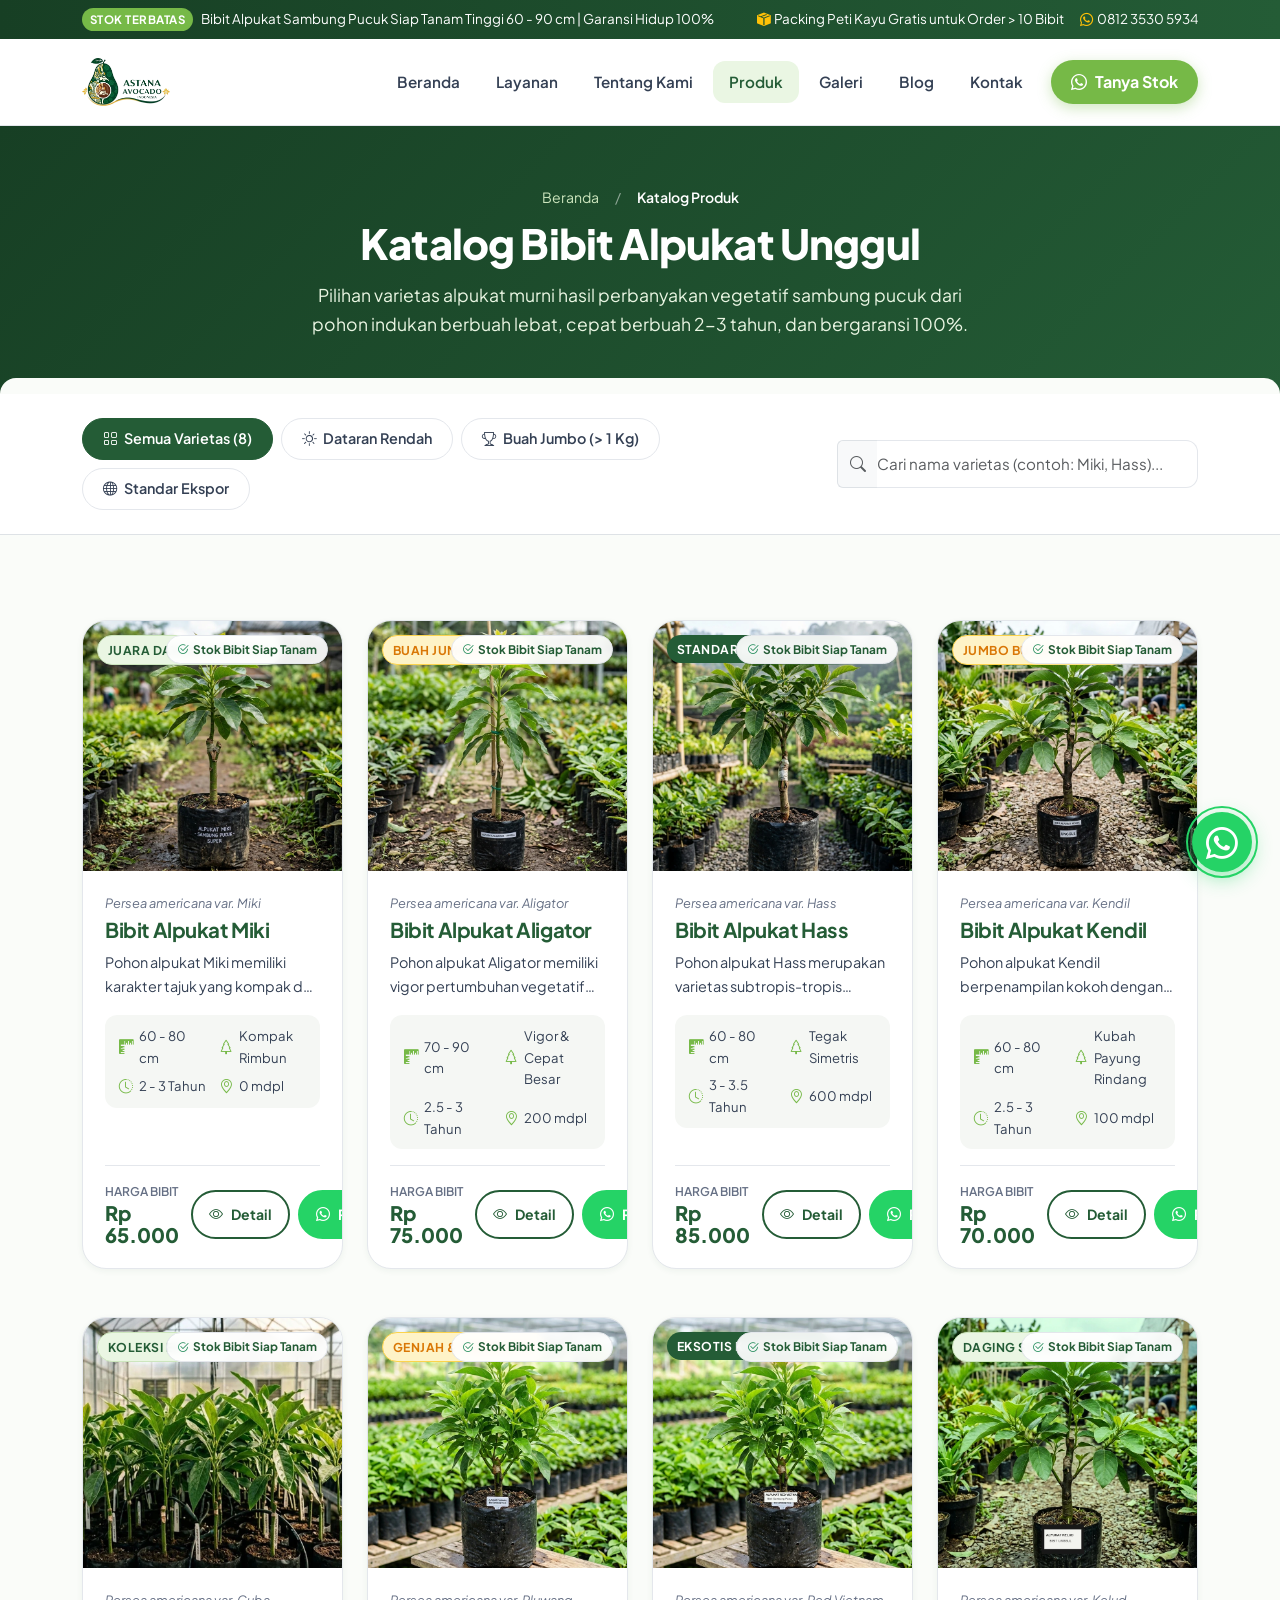
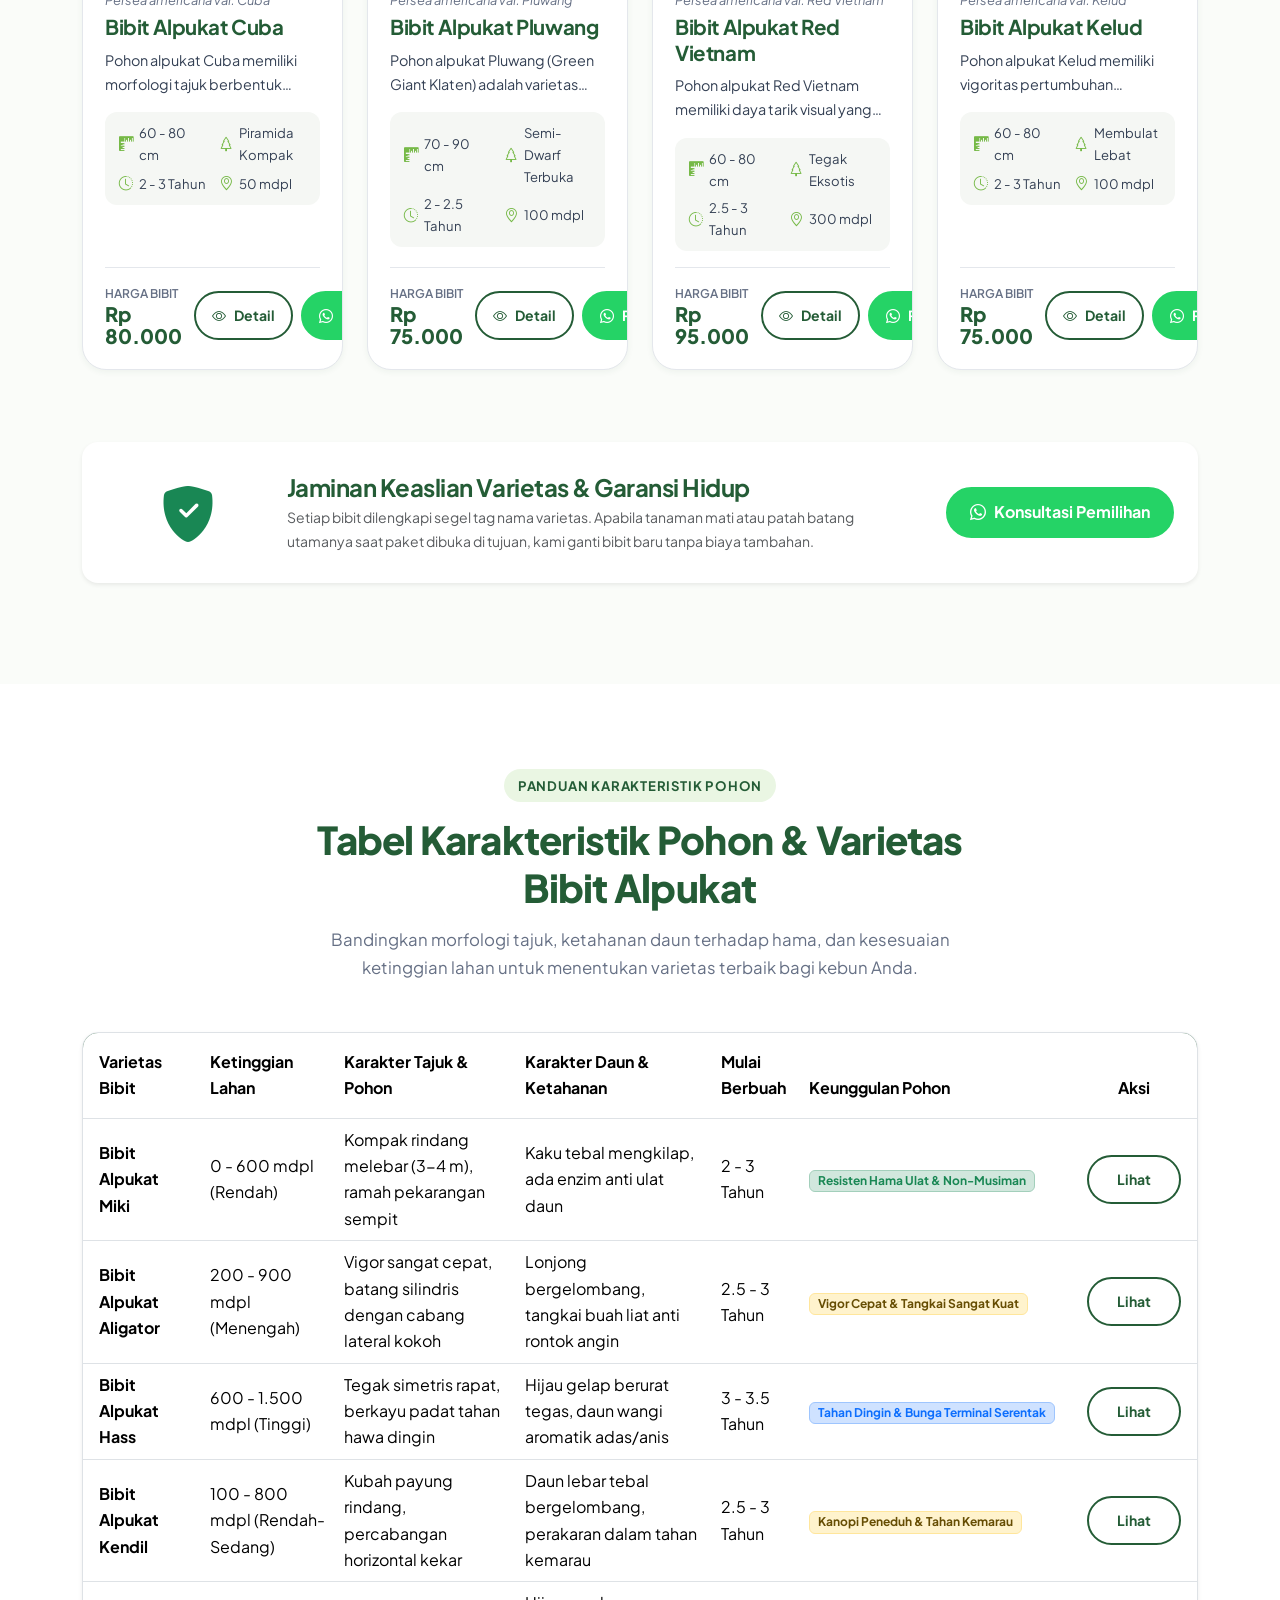
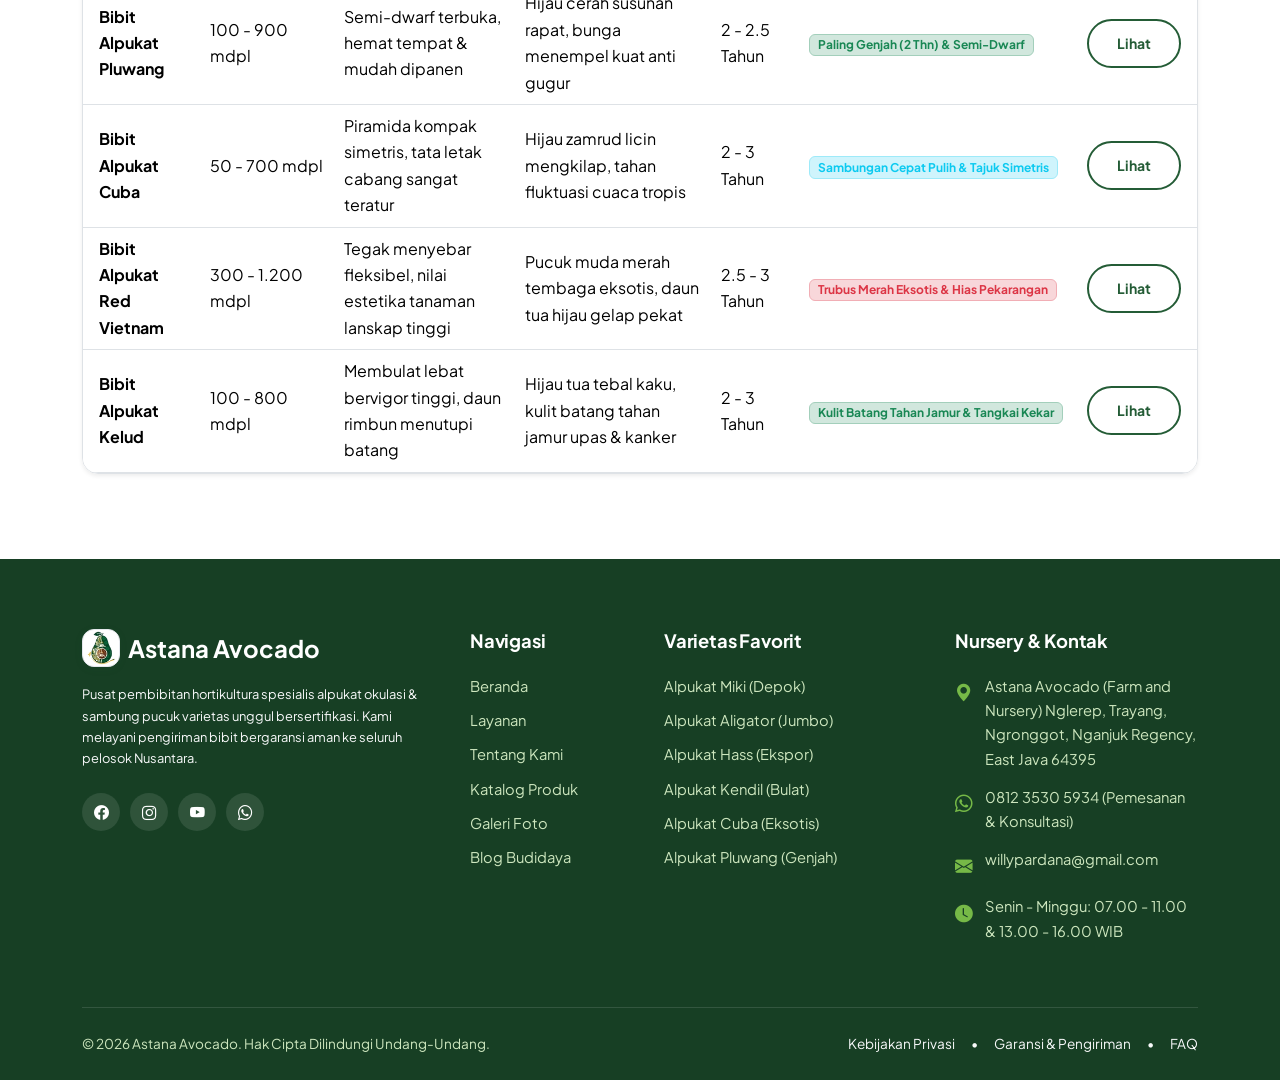
<file: produk.html>
<!DOCTYPE html>
<html lang="id">
<head>
  <meta charset="UTF-8">
  <meta name="viewport" content="width=device-width, initial-scale=1.0">
  <title>Katalog Bibit Alpukat Unggul Sambung Pucuk | Astana Avocado</title>
  <meta name="description" content="Katalog lengkap bibit alpukat unggul nasional sambung pucuk: Miki, Aligator, Hass, Kendil, Cuba, Pluwang, Red Vietnam, Kelud. Bergaransi varietas asli dan siap kirim ke seluruh Indonesia.">
  <link rel="canonical" href="https://astanaalpukat.com/produk.html">

  <meta property="og:type" content="website">
  <meta property="og:url" content="https://astanaalpukat.com/produk.html">
  <meta property="og:title" content="Katalog Bibit Alpukat Unggul Sambung Pucuk | Astana Avocado">
  <meta property="og:description" content="Pilihan varietas alpukat pulen mentega, adaptif dataran rendah hingga tinggi. Cepat berbuah 2-3 tahun.">
  <meta property="og:image" content="assets/images/alpukat-varietas-all.webp">

  <!-- Favicon -->
  <link rel="icon" type="image/webp" href="assets/images/favicon.webp">

  <!-- Bootstrap 5 CSS Official CDN -->
  <link href="https://cdn.jsdelivr.net/npm/bootstrap@5.3.3/dist/css/bootstrap.min.css" rel="stylesheet" integrity="sha384-QWTKZyjpPEjISv5WaRU9OFeRpok6YctnYmDr5pNlyT2bRjXh0JMhjY6hW+ALEwIH" crossorigin="anonymous">
  <link rel="stylesheet" href="https://cdn.jsdelivr.net/npm/bootstrap-icons@1.11.3/font/bootstrap-icons.min.css">
  <link rel="stylesheet" href="assets/css/style.css">

  <!-- Structured Data Product JSON-LD -->
  <script type="application/ld+json">
  {
    "@context": "https://schema.org",
    "@type": "ItemList",
    "name": "Katalog Bibit Alpukat Unggul Astana Avocado",
    "itemListElement": [
      {
        "@type": "Product",
        "position": 1,
        "name": "Bibit Alpukat Miki",
        "image": "https://astanaalpukat.com/assets/images/alpukat-miki.webp",
        "description": "Bibit pohon alpukat sambung pucuk bertajuk kompak rimbun, daun kaku tahan hama ulat daun, genjah berbuah di dataran rendah.",
        "offers": {
          "@type": "Offer",
          "price": "65000",
          "priceCurrency": "IDR",
          "availability": "https://schema.org/InStock"
        }
      },
      {
        "@type": "Product",
        "position": 2,
        "name": "Bibit Alpukat Aligator",
        "image": "https://astanaalpukat.com/assets/images/alpukat-aligator.webp",
        "description": "Bibit pohon alpukat bervigor kuat dan cepat besar, percabangan kokoh dengan tangkai buah liat anti rontok angin.",
        "offers": {
          "@type": "Offer",
          "price": "75000",
          "priceCurrency": "IDR",
          "availability": "https://schema.org/InStock"
        }
      },
      {
        "@type": "Product",
        "position": 3,
        "name": "Bibit Alpukat Hass",
        "image": "https://astanaalpukat.com/assets/images/alpukat-hass.webp",
        "description": "Bibit pohon alpukat dataran tinggi berkayu padat tahan dingin pegunungan, daun wangi aromatik adas khas, bunga mekar serentak melimpah.",
        "offers": {
          "@type": "Offer",
          "price": "85000",
          "priceCurrency": "IDR",
          "availability": "https://schema.org/InStock"
        }
      }
    ]
  }
  </script>
</head>
<body>

  <!-- Top Announcement Bar -->
  <aside class="topbar" aria-label="Pengumuman promo">
    <div class="container">
      <div class="d-flex justify-content-between align-items-center">
        <div class="d-flex align-items-center gap-2">
          <span class="topbar-badge">Stok Terbatas</span>
          <span>Bibit Alpukat Sambung Pucuk Siap Tanam Tinggi 60 - 90 cm | Garansi Hidup 100%</span>
        </div>
        <div class="d-none d-md-flex align-items-center gap-3">
          <span><i class="bi bi-box-seam-fill me-1 text-warning"></i>Packing Peti Kayu Gratis untuk Order &gt; 10 Bibit</span>
          <span><i class="bi bi-whatsapp me-1 text-warning"></i>0812 3530 5934</span>
        </div>
      </div>
    </div>
  </aside>

  <!-- Main Navigation Header -->
  <header class="main-navbar" id="site-header">
    <div class="container">
      <nav class="navbar navbar-expand-lg p-0" aria-label="Menu navigasi utama">
        <a class="navbar-brand" href="index.html">
          <img src="assets/images/logo-baru-astanaavocado.webp" alt="Logo Astana Avocado Indonesia" class="navbar-brand-logo" height="48">
        </a>

        <button class="navbar-toggler border-0 shadow-none" type="button" data-bs-toggle="collapse" data-bs-target="#navbarAstana" aria-controls="navbarAstana" aria-expanded="false" aria-label="Toggle navigation">
          <span class="navbar-toggler-icon"></span>
        </button>

        <div class="collapse navbar-collapse" id="navbarAstana">
          <ul class="navbar-nav ms-auto align-items-lg-center gap-1">
            <li class="nav-item">
              <a class="nav-link" href="index.html">Beranda</a>
            </li>
            <li class="nav-item">
              <a class="nav-link" href="layanan.html">Layanan</a>
            </li>
            <li class="nav-item">
              <a class="nav-link" href="tentang-kami.html">Tentang Kami</a>
            </li>
            <li class="nav-item">
              <a class="nav-link active" href="produk.html">Produk</a>
            </li>
            <li class="nav-item">
              <a class="nav-link" href="galeri.html">Galeri</a>
            </li>
            <li class="nav-item">
              <a class="nav-link" href="blog.html">Blog</a>
            </li>
            <li class="nav-item">
              <a class="nav-link" href="kontak.html">Kontak</a>
            </li>
            <li class="nav-item ms-lg-2 mt-2 mt-lg-0">
              <a class="nav-cta-btn" href="https://wa.me/6281235305934?text=Halo%20Astana%20Alpukat,%20saya%20ingin%20tanya%20stok%20katalog%20bibit." target="_blank" rel="noopener noreferrer">
                <i class="bi bi-whatsapp"></i>
                <span>Tanya Stok</span>
              </a>
            </li>
          </ul>
        </div>
      </nav>
    </div>
  </header>

  <main id="main-content">
    <!-- Page Header Banner -->
    <section class="page-header text-center">
      <div class="container">
        <nav aria-label="breadcrumb">
          <ol class="breadcrumb-custom list-unstyled p-0 mb-2">
            <li><a href="index.html">Beranda</a></li>
            <li><span class="text-white-50 mx-2">/</span></li>
            <li class="active" aria-current="page">Katalog Produk</li>
          </ol>
        </nav>
        <h1>Katalog Bibit Alpukat Unggul</h1>
        <p>Pilihan varietas alpukat murni hasil perbanyakan vegetatif sambung pucuk dari pohon indukan berbuah lebat, cepat berbuah 2-3 tahun, dan bergaransi 100%.</p>
      </div>
    </section>

    <!-- Filter & Pencarian Produk Interaktif -->
    <section class="py-4 bg-white border-bottom">
      <div class="container">
        <div class="row g-3 align-items-center justify-content-between">
          <div class="col-lg-7 col-md-8">
            <div class="d-flex flex-wrap gap-2">
              <button class="gallery-btn catalog-filter-btn active" data-category="all">
                <i class="bi bi-grid me-1"></i> Semua Varietas (8)
              </button>
              <button class="gallery-btn catalog-filter-btn" data-category="rendah">
                <i class="bi bi-sun me-1"></i> Dataran Rendah
              </button>
              <button class="gallery-btn catalog-filter-btn" data-category="jumbo">
                <i class="bi bi-trophy me-1"></i> Buah Jumbo (&gt; 1 Kg)
              </button>
              <button class="gallery-btn catalog-filter-btn" data-category="ekspor">
                <i class="bi bi-globe me-1"></i> Standar Ekspor
              </button>
            </div>
          </div>
          <div class="col-lg-4 col-md-4">
            <div class="input-group">
              <span class="input-group-text bg-light border-end-0"><i class="bi bi-search text-muted"></i></span>
              <input type="text" id="catalogSearchInput" class="form-control border-start-0 ps-0" placeholder="Cari nama varietas (contoh: Miki, Hass)...">
            </div>
          </div>
        </div>
      </div>
    </section>

    <!-- Grid Produk Katalog -->
    <section class="section-padding bg-soft">
      <div class="container">
        <div class="row g-4" id="products-catalog-grid">
          <!-- Rendered dynamically by main.js with all 8 varieties -->
        </div>

        <!-- Banner Info Jaminan -->
        <div class="alert alert-success border-0 rounded-4 p-4 shadow-sm mt-5 bg-white">
          <div class="row align-items-center g-3">
            <div class="col-md-2 text-center">
              <i class="bi bi-shield-fill-check text-success" style="font-size: 3.5rem;"></i>
            </div>
            <div class="col-md-7">
              <h4 class="fw-bold text-forest mb-1">Jaminan Keaslian Varietas &amp; Garansi Hidup</h4>
              <p class="small text-muted mb-0">Setiap bibit dilengkapi segel tag nama varietas. Apabila tanaman mati atau patah batang utamanya saat paket dibuka di tujuan, kami ganti bibit baru tanpa biaya tambahan.</p>
            </div>
            <div class="col-md-3 text-md-end text-center">
              <a href="https://wa.me/6281235305934?text=Halo%20Astana%20Alpukat,%20saya%20ingin%20konsultasi%20pemilihan%20varietas%20bibit." target="_blank" rel="noopener noreferrer" class="btn-whatsapp">
                <i class="bi bi-whatsapp"></i> Konsultasi Pemilihan
              </a>
            </div>
          </div>
        </div>
      </div>
    </section>

    <!-- Tabel Perbandingan Varietas Unggulan (AEO Requirement) -->
    <section class="section-padding bg-white">
      <div class="container">
        <div class="section-title-wrap">
          <span class="section-subtitle-badge">Panduan Karakteristik Pohon</span>
          <h2 class="section-title">Tabel Karakteristik Pohon &amp; Varietas Bibit Alpukat</h2>
          <p class="section-desc">Bandingkan morfologi tajuk, ketahanan daun terhadap hama, dan kesesuaian ketinggian lahan untuk menentukan varietas terbaik bagi kebun Anda.</p>
        </div>

        <div class="table-responsive shadow-sm rounded-4 border">
          <table class="table table-hover align-middle mb-0" style="min-width: 820px;">
            <thead class="bg-forest text-white" style="background-color: #245C36; color: #FFFFFF;">
              <tr>
                <th class="py-3 px-3">Varietas Bibit</th>
                <th class="py-3">Ketinggian Lahan</th>
                <th class="py-3">Karakter Tajuk &amp; Pohon</th>
                <th class="py-3">Karakter Daun &amp; Ketahanan</th>
                <th class="py-3">Mulai Berbuah</th>
                <th class="py-3">Keunggulan Pohon</th>
                <th class="py-3 px-3 text-center">Aksi</th>
              </tr>
            </thead>
            <tbody>
              <tr>
                <td class="px-3 fw-bold text-forest">Bibit Alpukat Miki</td>
                <td>0 - 600 mdpl (Rendah)</td>
                <td>Kompak rindang melebar (3-4 m), ramah pekarangan sempit</td>
                <td>Kaku tebal mengkilap, ada enzim anti ulat daun</td>
                <td>2 - 3 Tahun</td>
                <td><span class="badge bg-success-subtle text-success border border-success-subtle">Resisten Hama Ulat &amp; Non-Musiman</span></td>
                <td class="px-3 text-center">
                  <button class="btn btn-sm btn-outline-custom" onclick="openProductModal('miki')">Lihat</button>
                </td>
              </tr>
              <tr>
                <td class="px-3 fw-bold text-forest">Bibit Alpukat Aligator</td>
                <td>200 - 900 mdpl (Menengah)</td>
                <td>Vigor sangat cepat, batang silindris dengan cabang lateral kokoh</td>
                <td>Lonjong bergelombang, tangkai buah liat anti rontok angin</td>
                <td>2.5 - 3 Tahun</td>
                <td><span class="badge bg-warning-subtle text-warning-emphasis border border-warning-subtle">Vigor Cepat &amp; Tangkai Sangat Kuat</span></td>
                <td class="px-3 text-center">
                  <button class="btn btn-sm btn-outline-custom" onclick="openProductModal('aligator')">Lihat</button>
                </td>
              </tr>
              <tr>
                <td class="px-3 fw-bold text-forest">Bibit Alpukat Hass</td>
                <td>600 - 1.500 mdpl (Tinggi)</td>
                <td>Tegak simetris rapat, berkayu padat tahan hawa dingin</td>
                <td>Hijau gelap berurat tegas, daun wangi aromatik adas/anis</td>
                <td>3 - 3.5 Tahun</td>
                <td><span class="badge bg-primary-subtle text-primary border border-primary-subtle">Tahan Dingin &amp; Bunga Terminal Serentak</span></td>
                <td class="px-3 text-center">
                  <button class="btn btn-sm btn-outline-custom" onclick="openProductModal('hass')">Lihat</button>
                </td>
              </tr>
              <tr>
                <td class="px-3 fw-bold text-forest">Bibit Alpukat Kendil</td>
                <td>100 - 800 mdpl (Rendah-Sedang)</td>
                <td>Kubah payung rindang, percabangan horizontal kekar</td>
                <td>Daun lebar tebal bergelombang, perakaran dalam tahan kemarau</td>
                <td>2.5 - 3 Tahun</td>
                <td><span class="badge bg-warning-subtle text-warning-emphasis border border-warning-subtle">Kanopi Peneduh &amp; Tahan Kemarau</span></td>
                <td class="px-3 text-center">
                  <button class="btn btn-sm btn-outline-custom" onclick="openProductModal('kendil')">Lihat</button>
                </td>
              </tr>
              <tr>
                <td class="px-3 fw-bold text-forest">Bibit Alpukat Pluwang</td>
                <td>100 - 900 mdpl</td>
                <td>Semi-dwarf terbuka, hemat tempat &amp; mudah dipanen</td>
                <td>Hijau cerah susunan rapat, bunga menempel kuat anti gugur</td>
                <td>2 - 2.5 Tahun</td>
                <td><span class="badge bg-success-subtle text-success border border-success-subtle">Paling Genjah (2 Thn) &amp; Semi-Dwarf</span></td>
                <td class="px-3 text-center">
                  <button class="btn btn-sm btn-outline-custom" onclick="openProductModal('pluwang')">Lihat</button>
                </td>
              </tr>
              <tr>
                <td class="px-3 fw-bold text-forest">Bibit Alpukat Cuba</td>
                <td>50 - 700 mdpl</td>
                <td>Piramida kompak simetris, tata letak cabang sangat teratur</td>
                <td>Hijau zamrud licin mengkilap, tahan fluktuasi cuaca tropis</td>
                <td>2 - 3 Tahun</td>
                <td><span class="badge bg-info-subtle text-info border border-info-subtle">Sambungan Cepat Pulih &amp; Tajuk Simetris</span></td>
                <td class="px-3 text-center">
                  <button class="btn btn-sm btn-outline-custom" onclick="openProductModal('cuba')">Lihat</button>
                </td>
              </tr>
              <tr>
                <td class="px-3 fw-bold text-forest">Bibit Alpukat Red Vietnam</td>
                <td>300 - 1.200 mdpl</td>
                <td>Tegak menyebar fleksibel, nilai estetika tanaman lanskap tinggi</td>
                <td>Pucuk muda merah tembaga eksotis, daun tua hijau gelap pekat</td>
                <td>2.5 - 3 Tahun</td>
                <td><span class="badge bg-danger-subtle text-danger border border-danger-subtle">Trubus Merah Eksotis &amp; Hias Pekarangan</span></td>
                <td class="px-3 text-center">
                  <button class="btn btn-sm btn-outline-custom" onclick="openProductModal('red-vietnam')">Lihat</button>
                </td>
              </tr>
              <tr>
                <td class="px-3 fw-bold text-forest">Bibit Alpukat Kelud</td>
                <td>100 - 800 mdpl</td>
                <td>Membulat lebat bervigor tinggi, daun rimbun menutupi batang</td>
                <td>Hijau tua tebal kaku, kulit batang tahan jamur upas &amp; kanker</td>
                <td>2 - 3 Tahun</td>
                <td><span class="badge bg-success-subtle text-success border border-success-subtle">Kulit Batang Tahan Jamur &amp; Tangkai Kekar</span></td>
                <td class="px-3 text-center">
                  <button class="btn btn-sm btn-outline-custom" onclick="openProductModal('kelud')">Lihat</button>
                </td>
              </tr>
            </tbody>
          </table>
        </div>
      </div>
    </section>
  </main>

  <!-- Site Footer -->
  <footer class="site-footer">
    <div class="container">
      <div class="row g-5">
        <div class="col-lg-4 col-md-6">
          <div class="d-flex align-items-center gap-2 mb-3">
            <div class="brand-icon-wrap" style="width: 38px; height: 38px;">
              <img src="assets/images/favicon.webp" alt="Logo Astana Avocado" width="28" height="28">
            </div>
            <span class="fs-4 fw-bold text-white">Astana Avocado</span>
          </div>
          <p class="small text-light mb-4">
            Pusat pembibitan hortikultura spesialis alpukat okulasi &amp; sambung pucuk varietas unggul bersertifikasi. Kami melayani pengiriman bibit bergaransi aman ke seluruh pelosok Nusantara.
          </p>
          <div class="social-links">
            <a href="https://facebook.com/astanaalpukat" class="social-btn" aria-label="Facebook"><i class="bi bi-facebook"></i></a>
            <a href="https://instagram.com/astanaalpukat" class="social-btn" aria-label="Instagram"><i class="bi bi-instagram"></i></a>
            <a href="https://youtube.com/@astanaalpukat" class="social-btn" aria-label="YouTube"><i class="bi bi-youtube"></i></a>
            <a href="https://wa.me/6281235305934" class="social-btn" aria-label="WhatsApp"><i class="bi bi-whatsapp"></i></a>
          </div>
        </div>

        <div class="col-lg-2 col-md-6 col-6">
          <h5>Navigasi</h5>
          <ul class="footer-links">
            <li><a href="index.html">Beranda</a></li>
            <li><a href="layanan.html">Layanan</a></li>
            <li><a href="tentang-kami.html">Tentang Kami</a></li>
            <li><a href="produk.html">Katalog Produk</a></li>
            <li><a href="galeri.html">Galeri Foto</a></li>
            <li><a href="blog.html">Blog Budidaya</a></li>
          </ul>
        </div>

        <div class="col-lg-3 col-md-6 col-6">
          <h5>Varietas Favorit</h5>
          <ul class="footer-links">
            <li><a href="produk.html">Alpukat Miki (Depok)</a></li>
            <li><a href="produk.html">Alpukat Aligator (Jumbo)</a></li>
            <li><a href="produk.html">Alpukat Hass (Ekspor)</a></li>
            <li><a href="produk.html">Alpukat Kendil (Bulat)</a></li>
            <li><a href="produk.html">Alpukat Cuba (Eksotis)</a></li>
            <li><a href="produk.html">Alpukat Pluwang (Genjah)</a></li>
          </ul>
        </div>

        <div class="col-lg-3 col-md-6">
          <h5>Nursery &amp; Kontak</h5>
          <div class="footer-contact-item">
            <i class="bi bi-geo-alt-fill"></i>
            <div>Astana Avocado (Farm and Nursery) Nglerep, Trayang, Ngronggot, Nganjuk Regency, East Java 64395</div>
          </div>
          <div class="footer-contact-item">
            <i class="bi bi-whatsapp"></i>
            <div>0812 3530 5934 (Pemesanan &amp; Konsultasi)</div>
          </div>
          <div class="footer-contact-item">
            <i class="bi bi-envelope-fill"></i>
            <div>willypardana@gmail.com</div>
          </div>
          <div class="footer-contact-item">
            <i class="bi bi-clock-fill"></i>
            <div>Senin - Minggu: 07.00 - 11.00 &amp; 13.00 - 16.00 WIB</div>
          </div>
        </div>
      </div>

      <div class="footer-bottom">
        <div>&copy; 2026 Astana Avocado. Hak Cipta Dilindungi Undang-Undang.</div>
        <div class="d-flex gap-3">
          <a href="kebijakan-privasi.html" class="text-light">Kebijakan Privasi</a>
          <span class="text-light">&bull;</span>
          <a href="kebijakan-privasi.html#garansi" class="text-light">Garansi &amp; Pengiriman</a>
          <span class="text-light">&bull;</span>
          <a href="faq.html" class="text-light">FAQ</a>
        </div>
      </div>
    </div>
  </footer>

  <!-- Floating WhatsApp Widget -->
  <a href="https://wa.me/6281235305934?text=Halo%20Astana%20Avocado,%20saya%20ingin%20tanya%20stok%20katalog%20bibit." target="_blank" rel="noopener noreferrer" class="floating-wa-btn" aria-label="WhatsApp">
    <div class="floating-wa-pulse"></div>
    <i class="bi bi-whatsapp"></i>
    <div class="floating-wa-tooltip">Konsultasi / Order via WhatsApp</div>
  </a>

  <!-- Product Detail Modal -->
  <div class="modal fade" id="productDetailModal" tabindex="-1" aria-labelledby="productModalTitle" aria-hidden="true">
    <div class="modal-dialog modal-lg modal-dialog-centered">
      <div class="modal-content rounded-4 border-0 shadow-lg">
        <div class="modal-header border-0 pb-0">
          <h5 class="modal-title fw-bold text-forest" id="productModalTitle">Detail Varietas Bibit</h5>
          <button type="button" class="btn-close" data-bs-dismiss="modal" aria-label="Close"></button>
        </div>
        <div class="modal-body p-4" id="productModalBody">
          <!-- Populated by JS -->
        </div>
        <div class="modal-footer border-0 pt-0">
          <button type="button" class="btn btn-outline-secondary rounded-pill px-4" data-bs-dismiss="modal">Tutup</button>
          <a href="#" id="productModalWaBtn" target="_blank" rel="noopener noreferrer" class="btn-whatsapp">
            <i class="bi bi-whatsapp"></i> Pesan via WhatsApp
          </a>
        </div>
      </div>
    </div>
  </div>

  <!-- Bootstrap 5 JS Bundle Official CDN -->
  <script src="https://cdn.jsdelivr.net/npm/bootstrap@5.3.3/dist/js/bootstrap.bundle.min.js" integrity="sha384-YvpcrYf0tY3lHB60NNkmXc5s9fDVZLESaAA55NDzOxhy9GkcIdslK1eN7N6jIeHz" crossorigin="anonymous"></script>
  <!-- Custom JS -->
  <script src="assets/js/main.js"></script>
</body>
</html>
</file>
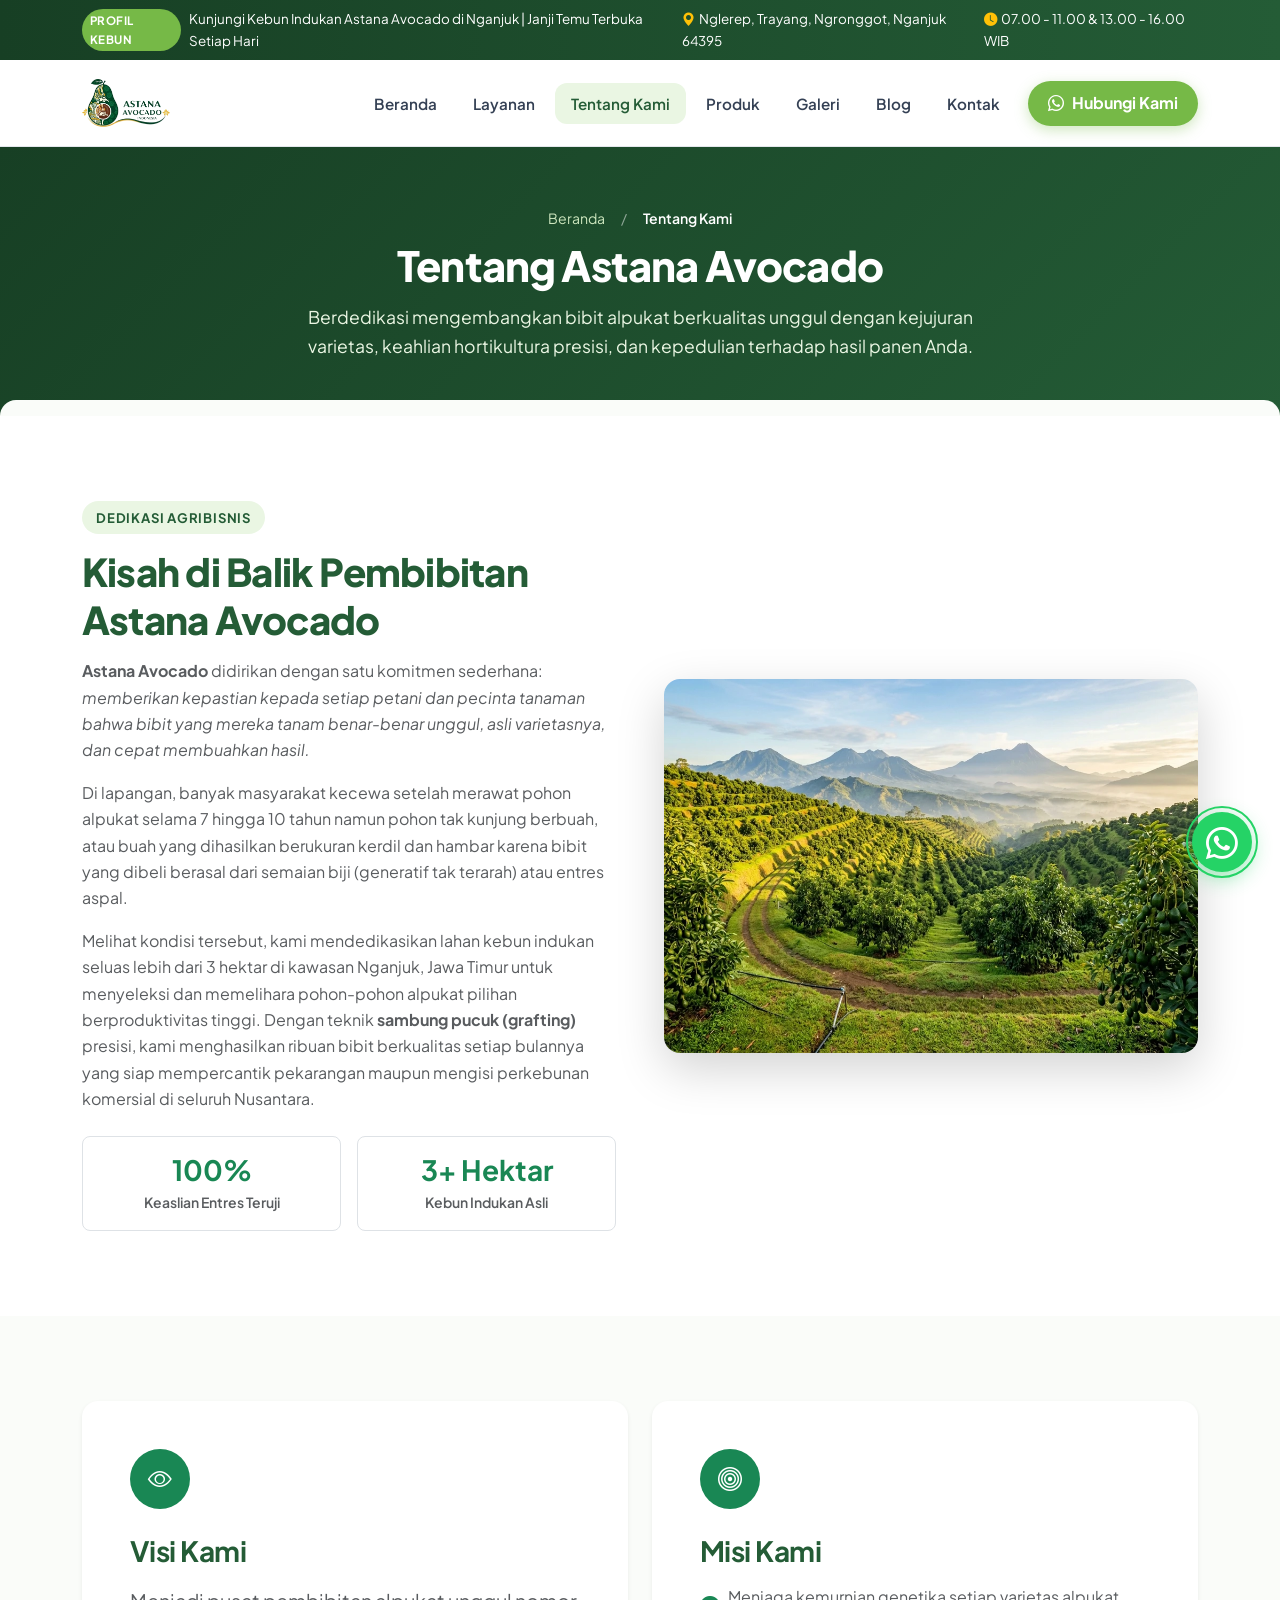
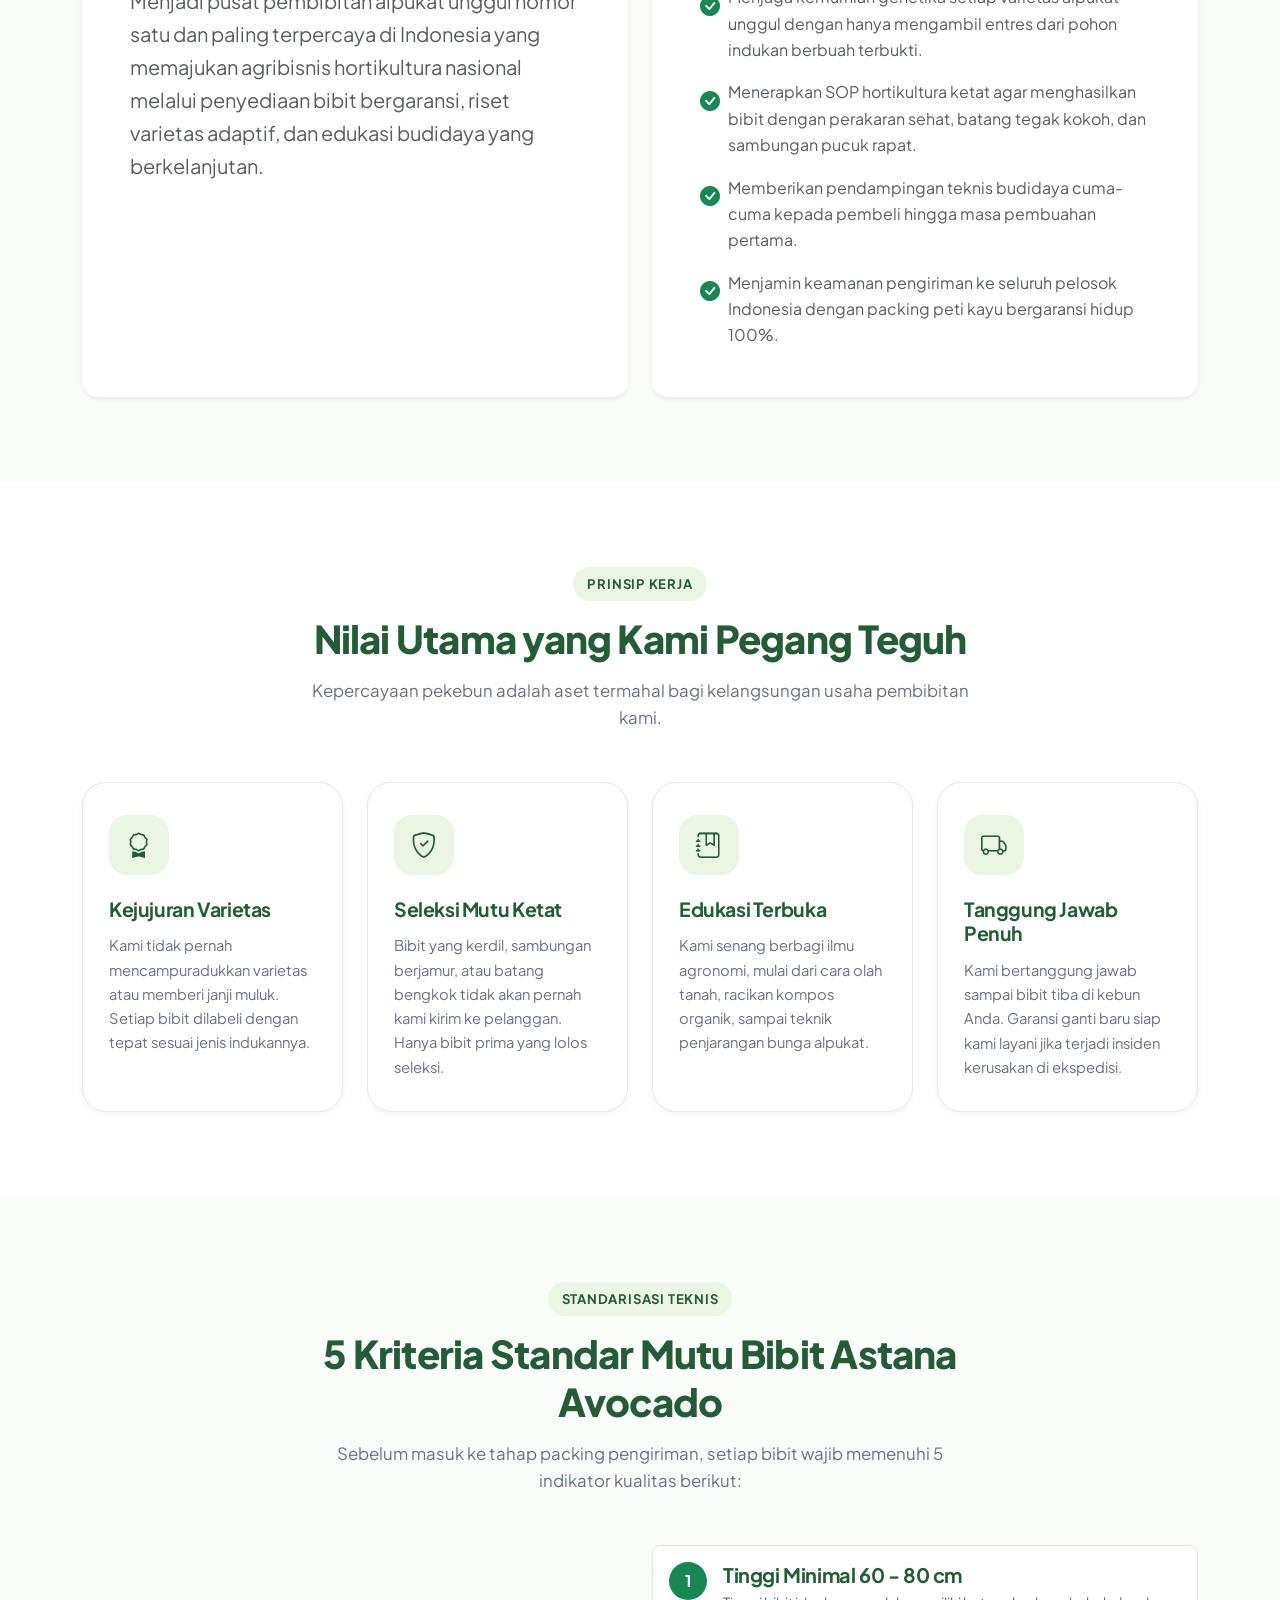
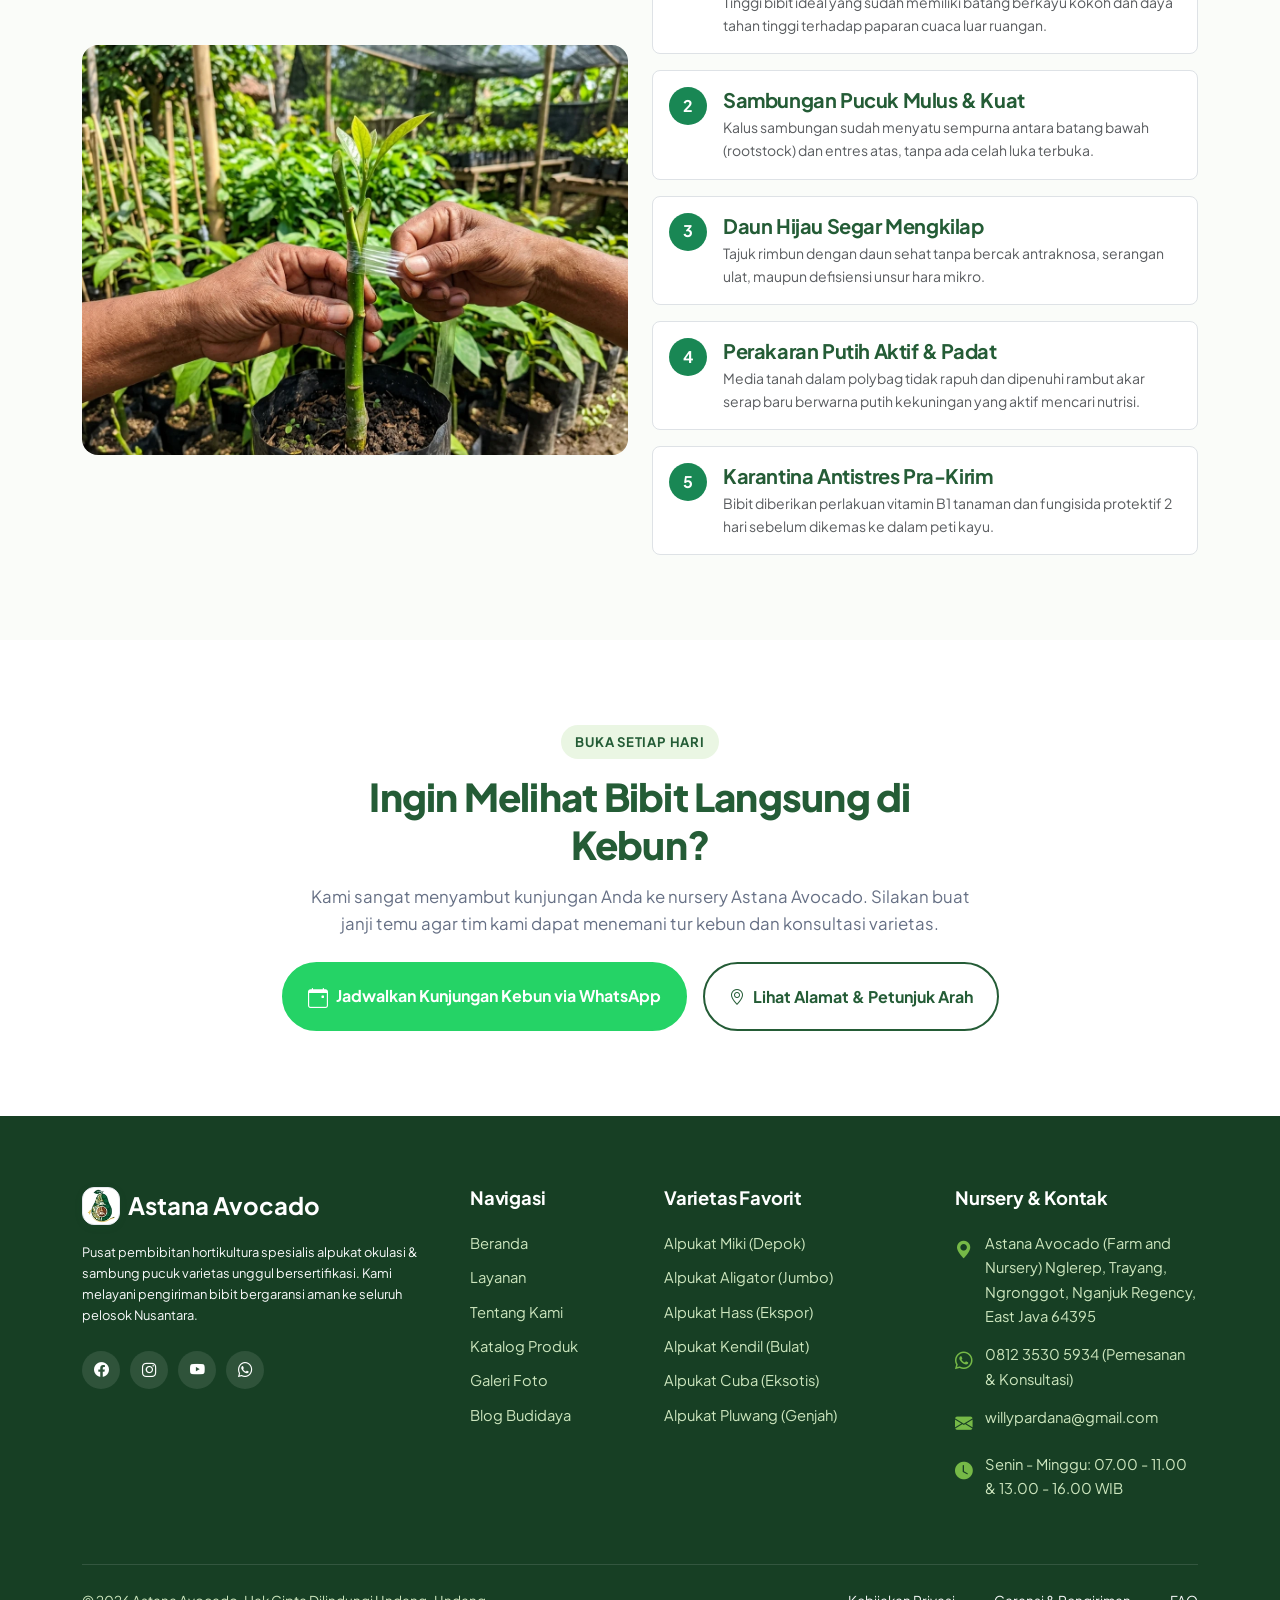
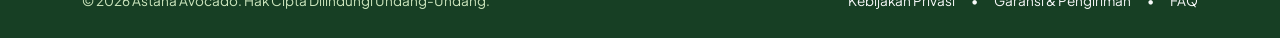
<file: tentang-kami.html>
<!DOCTYPE html>
<html lang="id">
<head>
  <meta charset="UTF-8">
  <meta name="viewport" content="width=device-width, initial-scale=1.0">
  <title>Tentang Kami | Profil Nursery Pembibitan Astana Avocado</title>
  <meta name="description" content="Mengenal Astana Avocado: Pusat pembibitan tanaman hortikultura spesialis alpukat okulasi & sambung pucuk dari pohon indukan unggul teruji di Astana Avocado (Farm and Nursery) Nglerep, Trayang, Ngronggot, Nganjuk Regency, East Java 64395.">
  <link rel="canonical" href="https://astanaalpukat.com/tentang-kami.html">

  <meta property="og:type" content="website">
  <meta property="og:url" content="https://astanaalpukat.com/tentang-kami.html">
  <meta property="og:title" content="Tentang Kami | Profil Nursery Pembibitan Astana Avocado">
  <meta property="og:description" content="Komitmen kami menyediakan bibit alpukat berkualitas tinggi, jujur varietas, dan bergaransi sampai kebun Anda.">
  <meta property="og:image" content="assets/images/tentang-kami-kebun.webp">

  <!-- Favicon -->
  <link rel="icon" type="image/webp" href="assets/images/favicon.webp">

  <!-- Bootstrap 5 CSS Official CDN -->
  <link href="https://cdn.jsdelivr.net/npm/bootstrap@5.3.3/dist/css/bootstrap.min.css" rel="stylesheet" integrity="sha384-QWTKZyjpPEjISv5WaRU9OFeRpok6YctnYmDr5pNlyT2bRjXh0JMhjY6hW+ALEwIH" crossorigin="anonymous">
  <link rel="stylesheet" href="https://cdn.jsdelivr.net/npm/bootstrap-icons@1.11.3/font/bootstrap-icons.min.css">
  <link rel="stylesheet" href="assets/css/style.css">
</head>
<body>

  <!-- Top Announcement Bar -->
  <aside class="topbar" aria-label="Pengumuman promo">
    <div class="container">
      <div class="d-flex justify-content-between align-items-center">
        <div class="d-flex align-items-center gap-2">
          <span class="topbar-badge">Profil Kebun</span>
          <span>Kunjungi Kebun Indukan Astana Avocado di Nganjuk | Janji Temu Terbuka Setiap Hari</span>
        </div>
        <div class="d-none d-md-flex align-items-center gap-3">
          <span><i class="bi bi-geo-alt-fill me-1 text-warning"></i>Nglerep, Trayang, Ngronggot, Nganjuk 64395</span>
          <span><i class="bi bi-clock-fill me-1 text-warning"></i>07.00 - 11.00 &amp; 13.00 - 16.00 WIB</span>
        </div>
      </div>
    </div>
  </aside>

  <!-- Main Navigation Header -->
  <header class="main-navbar" id="site-header">
    <div class="container">
      <nav class="navbar navbar-expand-lg p-0" aria-label="Menu navigasi utama">
        <a class="navbar-brand" href="index.html">
          <img src="assets/images/logo-baru-astanaavocado.webp" alt="Logo Astana Avocado Indonesia" class="navbar-brand-logo" height="48">
        </a>

        <button class="navbar-toggler border-0 shadow-none" type="button" data-bs-toggle="collapse" data-bs-target="#navbarAstana" aria-controls="navbarAstana" aria-expanded="false" aria-label="Toggle navigation">
          <span class="navbar-toggler-icon"></span>
        </button>

        <div class="collapse navbar-collapse" id="navbarAstana">
          <ul class="navbar-nav ms-auto align-items-lg-center gap-1">
            <li class="nav-item">
              <a class="nav-link" href="index.html">Beranda</a>
            </li>
            <li class="nav-item">
              <a class="nav-link" href="layanan.html">Layanan</a>
            </li>
            <li class="nav-item">
              <a class="nav-link active" href="tentang-kami.html">Tentang Kami</a>
            </li>
            <li class="nav-item">
              <a class="nav-link" href="produk.html">Produk</a>
            </li>
            <li class="nav-item">
              <a class="nav-link" href="galeri.html">Galeri</a>
            </li>
            <li class="nav-item">
              <a class="nav-link" href="blog.html">Blog</a>
            </li>
            <li class="nav-item">
              <a class="nav-link" href="kontak.html">Kontak</a>
            </li>
            <li class="nav-item ms-lg-2 mt-2 mt-lg-0">
              <a class="nav-cta-btn" href="https://wa.me/6281235305934?text=Halo%20Astana%20Alpukat,%20saya%20ingin%20berkunjung%20ke%20kebun%20nursery." target="_blank" rel="noopener noreferrer">
                <i class="bi bi-whatsapp"></i>
                <span>Hubungi Kami</span>
              </a>
            </li>
          </ul>
        </div>
      </nav>
    </div>
  </header>

  <main id="main-content">
    <!-- Page Header Banner -->
    <section class="page-header text-center">
      <div class="container">
        <nav aria-label="breadcrumb">
          <ol class="breadcrumb-custom list-unstyled p-0 mb-2">
            <li><a href="index.html">Beranda</a></li>
            <li><span class="text-white-50 mx-2">/</span></li>
            <li class="active" aria-current="page">Tentang Kami</li>
          </ol>
        </nav>
        <h1>Tentang Astana Avocado</h1>
        <p>Berdedikasi mengembangkan bibit alpukat berkualitas unggul dengan kejujuran varietas, keahlian hortikultura presisi, dan kepedulian terhadap hasil panen Anda.</p>
      </div>
    </section>

    <!-- Kisah & Filosofi Kami -->
    <section class="section-padding bg-white">
      <div class="container">
        <div class="row align-items-center g-5">
          <div class="col-lg-6">
            <span class="section-subtitle-badge">Dedikasi Agribisnis</span>
            <h2 class="section-title">Kisah di Balik Pembibitan Astana Avocado</h2>
            <p class="text-muted">
              <strong>Astana Avocado</strong> didirikan dengan satu komitmen sederhana: <em>memberikan kepastian kepada setiap petani dan pecinta tanaman bahwa bibit yang mereka tanam benar-benar unggul, asli varietasnya, dan cepat membuahkan hasil.</em>
            </p>
            <p class="text-muted">
              Di lapangan, banyak masyarakat kecewa setelah merawat pohon alpukat selama 7 hingga 10 tahun namun pohon tak kunjung berbuah, atau buah yang dihasilkan berukuran kerdil dan hambar karena bibit yang dibeli berasal dari semaian biji (generatif tak terarah) atau entres aspal.
            </p>
            <p class="text-muted">
              Melihat kondisi tersebut, kami mendedikasikan lahan kebun indukan seluas lebih dari 3 hektar di kawasan Nganjuk, Jawa Timur untuk menyeleksi dan memelihara pohon-pohon alpukat pilihan berproduktivitas tinggi. Dengan teknik <strong>sambung pucuk (grafting)</strong> presisi, kami menghasilkan ribuan bibit berkualitas setiap bulannya yang siap mempercantik pekarangan maupun mengisi perkebunan komersial di seluruh Nusantara.
            </p>
            <div class="row g-3 pt-2">
              <div class="col-6">
                <div class="border rounded-3 p-3 bg-soft text-center">
                  <div class="h3 fw-bold text-success mb-1">100%</div>
                  <div class="small text-muted fw-semibold">Keaslian Entres Teruji</div>
                </div>
              </div>
              <div class="col-6">
                <div class="border rounded-3 p-3 bg-soft text-center">
                  <div class="h3 fw-bold text-success mb-1">3+ Hektar</div>
                  <div class="small text-muted fw-semibold">Kebun Indukan Asli</div>
                </div>
              </div>
            </div>
          </div>

          <div class="col-lg-6">
            <div class="rounded-4 overflow-hidden shadow-lg border-4 border-white">
              <img src="assets/images/tentang-kami-kebun.webp" alt="Hamparan Kebun Indukan Astana Avocado di Nganjuk" class="w-100 h-100 object-fit-cover" loading="lazy" width="1000" height="700">
            </div>
          </div>
        </div>
      </div>
    </section>

    <!-- Visi & Misi Section -->
    <section class="section-padding bg-soft">
      <div class="container">
        <div class="row g-4">
          <div class="col-md-6">
            <div class="card h-100 border-0 rounded-4 p-4 p-md-5 bg-white shadow-sm">
              <div class="d-inline-flex align-items-center justify-content-center bg-success text-white rounded-circle mb-4" style="width: 60px; height: 60px; font-size: 1.5rem;">
                <i class="bi bi-eye"></i>
              </div>
              <h3 class="fw-bold fs-3 text-forest mb-3">Visi Kami</h3>
              <p class="text-muted fs-5 mb-0">
                Menjadi pusat pembibitan alpukat unggul nomor satu dan paling terpercaya di Indonesia yang memajukan agribisnis hortikultura nasional melalui penyediaan bibit bergaransi, riset varietas adaptif, dan edukasi budidaya yang berkelanjutan.
              </p>
            </div>
          </div>

          <div class="col-md-6">
            <div class="card h-100 border-0 rounded-4 p-4 p-md-5 bg-white shadow-sm">
              <div class="d-inline-flex align-items-center justify-content-center bg-success text-white rounded-circle mb-4" style="width: 60px; height: 60px; font-size: 1.5rem;">
                <i class="bi bi-bullseye"></i>
              </div>
              <h3 class="fw-bold fs-3 text-forest mb-3">Misi Kami</h3>
              <ul class="text-muted list-unstyled mb-0 d-flex flex-column gap-3">
                <li class="d-flex align-items-start gap-2">
                  <i class="bi bi-check-circle-fill text-success fs-5 mt-1"></i>
                  <span>Menjaga kemurnian genetika setiap varietas alpukat unggul dengan hanya mengambil entres dari pohon indukan berbuah terbukti.</span>
                </li>
                <li class="d-flex align-items-start gap-2">
                  <i class="bi bi-check-circle-fill text-success fs-5 mt-1"></i>
                  <span>Menerapkan SOP hortikultura ketat agar menghasilkan bibit dengan perakaran sehat, batang tegak kokoh, dan sambungan pucuk rapat.</span>
                </li>
                <li class="d-flex align-items-start gap-2">
                  <i class="bi bi-check-circle-fill text-success fs-5 mt-1"></i>
                  <span>Memberikan pendampingan teknis budidaya cuma-cuma kepada pembeli hingga masa pembuahan pertama.</span>
                </li>
                <li class="d-flex align-items-start gap-2">
                  <i class="bi bi-check-circle-fill text-success fs-5 mt-1"></i>
                  <span>Menjamin keamanan pengiriman ke seluruh pelosok Indonesia dengan packing peti kayu bergaransi hidup 100%.</span>
                </li>
              </ul>
            </div>
          </div>
        </div>
      </div>
    </section>

    <!-- 4 Pilar Nilai Inti Astana Alpukat -->
    <section class="section-padding bg-white">
      <div class="container">
        <div class="section-title-wrap">
          <span class="section-subtitle-badge">Prinsip Kerja</span>
          <h2 class="section-title">Nilai Utama yang Kami Pegang Teguh</h2>
          <p class="section-desc">Kepercayaan pekebun adalah aset termahal bagi kelangsungan usaha pembibitan kami.</p>
        </div>

        <div class="row g-4">
          <div class="col-md-6 col-lg-3">
            <div class="feature-box">
              <div class="feature-icon-wrap">
                <i class="bi bi-award"></i>
              </div>
              <h3 class="feature-title">Kejujuran Varietas</h3>
              <p class="feature-desc">Kami tidak pernah mencampuradukkan varietas atau memberi janji muluk. Setiap bibit dilabeli dengan tepat sesuai jenis indukannya.</p>
            </div>
          </div>

          <div class="col-md-6 col-lg-3">
            <div class="feature-box">
              <div class="feature-icon-wrap">
                <i class="bi bi-shield-check"></i>
              </div>
              <h3 class="feature-title">Seleksi Mutu Ketat</h3>
              <p class="feature-desc">Bibit yang kerdil, sambungan berjamur, atau batang bengkok tidak akan pernah kami kirim ke pelanggan. Hanya bibit prima yang lolos seleksi.</p>
            </div>
          </div>

          <div class="col-md-6 col-lg-3">
            <div class="feature-box">
              <div class="feature-icon-wrap">
                <i class="bi bi-journal-bookmark"></i>
              </div>
              <h3 class="feature-title">Edukasi Terbuka</h3>
              <p class="feature-desc">Kami senang berbagi ilmu agronomi, mulai dari cara olah tanah, racikan kompos organik, sampai teknik penjarangan bunga alpukat.</p>
            </div>
          </div>

          <div class="col-md-6 col-lg-3">
            <div class="feature-box">
              <div class="feature-icon-wrap">
                <i class="bi bi-truck"></i>
              </div>
              <h3 class="feature-title">Tanggung Jawab Penuh</h3>
              <p class="feature-desc">Kami bertanggung jawab sampai bibit tiba di kebun Anda. Garansi ganti baru siap kami layani jika terjadi insiden kerusakan di ekspedisi.</p>
            </div>
          </div>
        </div>
      </div>
    </section>

    <!-- Standar Kualitas Bibit Astana Avocado (5 Poin) -->
    <section class="section-padding bg-soft">
      <div class="container">
        <div class="section-title-wrap">
          <span class="section-subtitle-badge">Standarisasi Teknis</span>
          <h2 class="section-title">5 Kriteria Standar Mutu Bibit Astana Avocado</h2>
          <p class="section-desc">Sebelum masuk ke tahap packing pengiriman, setiap bibit wajib memenuhi 5 indikator kualitas berikut:</p>
        </div>

        <div class="row g-4 align-items-center">
          <div class="col-lg-6">
            <div class="rounded-4 overflow-hidden shadow-md">
              <img src="assets/images/sambung-pucuk.webp" alt="Teknik Sambung Pucuk Presisi Astana Avocado" class="w-100 h-100 object-fit-cover" loading="lazy">
            </div>
          </div>

          <div class="col-lg-6">
            <div class="d-flex flex-column gap-3">
              <div class="d-flex align-items-start gap-3 p-3 bg-white rounded-3 shadow-xs border">
                <div class="bg-success text-white rounded-circle d-flex align-items-center justify-content-center flex-shrink-0" style="width: 38px; height: 38px; font-weight: bold;">1</div>
                <div>
                  <h5 class="fw-bold mb-1 text-forest">Tinggi Minimal 60 - 80 cm</h5>
                  <p class="small text-muted mb-0">Tinggi bibit ideal yang sudah memiliki batang berkayu kokoh dan daya tahan tinggi terhadap paparan cuaca luar ruangan.</p>
                </div>
              </div>

              <div class="d-flex align-items-start gap-3 p-3 bg-white rounded-3 shadow-xs border">
                <div class="bg-success text-white rounded-circle d-flex align-items-center justify-content-center flex-shrink-0" style="width: 38px; height: 38px; font-weight: bold;">2</div>
                <div>
                  <h5 class="fw-bold mb-1 text-forest">Sambungan Pucuk Mulus &amp; Kuat</h5>
                  <p class="small text-muted mb-0">Kalus sambungan sudah menyatu sempurna antara batang bawah (rootstock) dan entres atas, tanpa ada celah luka terbuka.</p>
                </div>
              </div>

              <div class="d-flex align-items-start gap-3 p-3 bg-white rounded-3 shadow-xs border">
                <div class="bg-success text-white rounded-circle d-flex align-items-center justify-content-center flex-shrink-0" style="width: 38px; height: 38px; font-weight: bold;">3</div>
                <div>
                  <h5 class="fw-bold mb-1 text-forest">Daun Hijau Segar Mengkilap</h5>
                  <p class="small text-muted mb-0">Tajuk rimbun dengan daun sehat tanpa bercak antraknosa, serangan ulat, maupun defisiensi unsur hara mikro.</p>
                </div>
              </div>

              <div class="d-flex align-items-start gap-3 p-3 bg-white rounded-3 shadow-xs border">
                <div class="bg-success text-white rounded-circle d-flex align-items-center justify-content-center flex-shrink-0" style="width: 38px; height: 38px; font-weight: bold;">4</div>
                <div>
                  <h5 class="fw-bold mb-1 text-forest">Perakaran Putih Aktif &amp; Padat</h5>
                  <p class="small text-muted mb-0">Media tanah dalam polybag tidak rapuh dan dipenuhi rambut akar serap baru berwarna putih kekuningan yang aktif mencari nutrisi.</p>
                </div>
              </div>

              <div class="d-flex align-items-start gap-3 p-3 bg-white rounded-3 shadow-xs border">
                <div class="bg-success text-white rounded-circle d-flex align-items-center justify-content-center flex-shrink-0" style="width: 38px; height: 38px; font-weight: bold;">5</div>
                <div>
                  <h5 class="fw-bold mb-1 text-forest">Karantina Antistres Pra-Kirim</h5>
                  <p class="small text-muted mb-0">Bibit diberikan perlakuan vitamin B1 tanaman dan fungisida protektif 2 hari sebelum dikemas ke dalam peti kayu.</p>
                </div>
              </div>
            </div>
          </div>
        </div>
      </div>
    </section>

    <!-- Kunjungan Kebun & Kontak Langsung -->
    <section class="section-padding bg-white">
      <div class="container text-center">
        <div class="section-title-wrap mb-4">
          <span class="section-subtitle-badge">Buka Setiap Hari</span>
          <h2 class="section-title">Ingin Melihat Bibit Langsung di Kebun?</h2>
          <p class="section-desc">Kami sangat menyambut kunjungan Anda ke nursery Astana Avocado. Silakan buat janji temu agar tim kami dapat menemani tur kebun dan konsultasi varietas.</p>
        </div>

        <div class="d-flex flex-wrap justify-content-center gap-3">
          <a href="https://wa.me/6281235305934?text=Halo%20Astana%20Avocado,%20saya%20ingin%20jadwalkan%20kunjungan%20ke%20kebun%20bibit." target="_blank" rel="noopener noreferrer" class="btn-whatsapp py-3 px-4">
            <i class="bi bi-calendar-event fs-5"></i>
            <span>Jadwalkan Kunjungan Kebun via WhatsApp</span>
          </a>
          <a href="kontak.html" class="btn btn-outline-custom py-3 px-4">
            <i class="bi bi-geo-alt"></i>
            <span>Lihat Alamat &amp; Petunjuk Arah</span>
          </a>
        </div>
      </div>
    </section>
  </main>

  <!-- Site Footer -->
  <footer class="site-footer">
    <div class="container">
      <div class="row g-5">
        <div class="col-lg-4 col-md-6">
          <div class="d-flex align-items-center gap-2 mb-3">
            <div class="brand-icon-wrap" style="width: 38px; height: 38px;">
              <img src="assets/images/favicon.webp" alt="Logo Astana Avocado" width="28" height="28">
            </div>
            <span class="fs-4 fw-bold text-white">Astana Avocado</span>
          </div>
          <p class="small text-light mb-4">
            Pusat pembibitan hortikultura spesialis alpukat okulasi &amp; sambung pucuk varietas unggul bersertifikasi. Kami melayani pengiriman bibit bergaransi aman ke seluruh pelosok Nusantara.
          </p>
          <div class="social-links">
            <a href="https://facebook.com/astanaalpukat" class="social-btn" aria-label="Facebook"><i class="bi bi-facebook"></i></a>
            <a href="https://instagram.com/astanaalpukat" class="social-btn" aria-label="Instagram"><i class="bi bi-instagram"></i></a>
            <a href="https://youtube.com/@astanaalpukat" class="social-btn" aria-label="YouTube"><i class="bi bi-youtube"></i></a>
            <a href="https://wa.me/6281235305934" class="social-btn" aria-label="WhatsApp"><i class="bi bi-whatsapp"></i></a>
          </div>
        </div>

        <div class="col-lg-2 col-md-6 col-6">
          <h5>Navigasi</h5>
          <ul class="footer-links">
            <li><a href="index.html">Beranda</a></li>
            <li><a href="layanan.html">Layanan</a></li>
            <li><a href="tentang-kami.html">Tentang Kami</a></li>
            <li><a href="produk.html">Katalog Produk</a></li>
            <li><a href="galeri.html">Galeri Foto</a></li>
            <li><a href="blog.html">Blog Budidaya</a></li>
          </ul>
        </div>

        <div class="col-lg-3 col-md-6 col-6">
          <h5>Varietas Favorit</h5>
          <ul class="footer-links">
            <li><a href="produk.html">Alpukat Miki (Depok)</a></li>
            <li><a href="produk.html">Alpukat Aligator (Jumbo)</a></li>
            <li><a href="produk.html">Alpukat Hass (Ekspor)</a></li>
            <li><a href="produk.html">Alpukat Kendil (Bulat)</a></li>
            <li><a href="produk.html">Alpukat Cuba (Eksotis)</a></li>
            <li><a href="produk.html">Alpukat Pluwang (Genjah)</a></li>
          </ul>
        </div>

        <div class="col-lg-3 col-md-6">
          <h5>Nursery &amp; Kontak</h5>
          <div class="footer-contact-item">
            <i class="bi bi-geo-alt-fill"></i>
            <div>Astana Avocado (Farm and Nursery) Nglerep, Trayang, Ngronggot, Nganjuk Regency, East Java 64395</div>
          </div>
          <div class="footer-contact-item">
            <i class="bi bi-whatsapp"></i>
            <div>0812 3530 5934 (Pemesanan &amp; Konsultasi)</div>
          </div>
          <div class="footer-contact-item">
            <i class="bi bi-envelope-fill"></i>
            <div>willypardana@gmail.com</div>
          </div>
          <div class="footer-contact-item">
            <i class="bi bi-clock-fill"></i>
            <div>Senin - Minggu: 07.00 - 11.00 &amp; 13.00 - 16.00 WIB</div>
          </div>
        </div>
      </div>

      <div class="footer-bottom">
        <div>&copy; 2026 Astana Avocado. Hak Cipta Dilindungi Undang-Undang.</div>
        <div class="d-flex gap-3">
          <a href="kebijakan-privasi.html" class="text-light">Kebijakan Privasi</a>
          <span class="text-light">&bull;</span>
          <a href="kebijakan-privasi.html#garansi" class="text-light">Garansi &amp; Pengiriman</a>
          <span class="text-light">&bull;</span>
          <a href="faq.html" class="text-light">FAQ</a>
        </div>
      </div>
    </div>
  </footer>

  <!-- Floating WhatsApp Widget -->
  <a href="https://wa.me/6281235305934?text=Halo%20Astana%20Avocado,%20saya%20ingin%20tanya%20tentang%20kebun%20bibit." target="_blank" rel="noopener noreferrer" class="floating-wa-btn" aria-label="WhatsApp">
    <div class="floating-wa-pulse"></div>
    <i class="bi bi-whatsapp"></i>
    <div class="floating-wa-tooltip">Konsultasi / Kunjungan Kebun</div>
  </a>

  <!-- Bootstrap 5 JS Bundle Official CDN -->
  <script src="https://cdn.jsdelivr.net/npm/bootstrap@5.3.3/dist/js/bootstrap.bundle.min.js" integrity="sha384-YvpcrYf0tY3lHB60NNkmXc5s9fDVZLESaAA55NDzOxhy9GkcIdslK1eN7N6jIeHz" crossorigin="anonymous"></script>
  <!-- Custom JS -->
  <script src="assets/js/main.js"></script>
</body>
</html>
</file>
<file: assets/css/style.css>
/* ==========================================================================
   ASTANA ALPUKAT - DESIGN SYSTEM & CORE STYLES
   Berdasarkan PRD Website Penjualan Bibit Alpukat
   Palet: Hijau Utama (#76B947), Hijau Gelap (#245C36), Hijau Muda (#EAF6E3), Putih (#FFFFFF), Abu-abu (#344054, #F5F7F4)
   ========================================================================== */

@import url('https://fonts.googleapis.com/css2?family=Plus+Jakarta+Sans:wght@300;400;500;600;700;800&display=swap');

:root {
  --primary-green: #76B947;
  --primary-green-hover: #65a13c;
  --primary-green-light: #EAF6E3;
  --primary-green-subtle: #f2faee;
  
  --dark-forest: #245C36;
  --dark-forest-deep: #173f24;
  --dark-forest-hover: #2e7344;
  
  --butter-gold: #D97706;
  --butter-gold-light: #FEF3C7;
  --butter-gold-badge: #F59E0B;
  
  --text-main: #344054;
  --text-dark: #1D2939;
  --text-muted: #667085;
  --text-light: #98A2B3;
  
  --bg-body: #FAFCF9;
  --bg-card: #FFFFFF;
  --bg-soft: #F5F7F4;
  --bg-surface: #F0F4EE;
  
  --border-color: #E4E7EC;
  --border-light: #F0F2F5;
  --border-green: #CDE6BE;

  --shadow-xs: 0 1px 2px rgba(16, 24, 40, 0.05);
  --shadow-sm: 0 2px 6px rgba(36, 92, 54, 0.06);
  --shadow-md: 0 6px 18px rgba(36, 92, 54, 0.08);
  --shadow-lg: 0 12px 32px rgba(36, 92, 54, 0.12);
  --shadow-xl: 0 20px 45px rgba(36, 92, 54, 0.16);

  --radius-sm: 8px;
  --radius-md: 12px;
  --radius-lg: 18px;
  --radius-xl: 24px;
  --radius-full: 9999px;

  --transition-fast: 0.18s ease;
  --transition-normal: 0.28s cubic-bezier(0.4, 0, 0.2, 1);
  --transition-slow: 0.45s cubic-bezier(0.4, 0, 0.2, 1);
}

/* Base Reset & Typography */
*, *::before, *::after {
  box-sizing: border-box;
}

html {
  scroll-behavior: smooth;
  font-size: 16px;
}

body {
  font-family: 'Plus Jakarta Sans', -apple-system, BlinkMacSystemFont, "Segoe UI", Roboto, sans-serif;
  color: var(--text-main);
  background-color: var(--bg-body);
  line-height: 1.65;
  overflow-x: hidden;
  -webkit-font-smoothing: antialiased;
}

h1, h2, h3, h4, h5, h6 {
  color: var(--dark-forest);
  font-weight: 700;
  line-height: 1.25;
  letter-spacing: -0.02em;
}

p {
  margin-bottom: 1rem;
}

a {
  color: var(--dark-forest);
  text-decoration: none;
  transition: color var(--transition-fast);
}

a:hover {
  color: var(--primary-green-hover);
}

img {
  max-width: 100%;
  height: auto;
  display: block;
}

/* ==========================================================================
   TOP BAR & HEADER
   ========================================================================== */
.topbar {
  background: linear-gradient(90deg, var(--dark-forest-deep), var(--dark-forest));
  color: #FFFFFF;
  font-size: 0.84rem;
  padding: 8px 0;
  position: relative;
  z-index: 1030;
}

.topbar a {
  color: #EAF6E3;
  font-weight: 500;
}

.topbar a:hover {
  color: #FFFFFF;
  text-decoration: underline;
}

.topbar-badge {
  background-color: var(--primary-green);
  color: #FFFFFF;
  font-size: 0.72rem;
  font-weight: 700;
  padding: 2px 8px;
  border-radius: var(--radius-full);
  text-transform: uppercase;
  letter-spacing: 0.04em;
}

/* Main Navbar */
.main-navbar {
  background-color: rgba(255, 255, 255, 0.96);
  backdrop-filter: blur(12px);
  border-bottom: 1px solid var(--border-color);
  padding: 14px 0;
  transition: all var(--transition-normal);
  position: sticky;
  top: 0;
  z-index: 1020;
}

.main-navbar.scrolled {
  box-shadow: var(--shadow-sm);
  padding: 10px 0;
}

.navbar-brand {
  display: flex;
  align-items: center;
  gap: 12px;
  font-size: 1.35rem;
  font-weight: 800;
  color: var(--dark-forest) !important;
  letter-spacing: -0.03em;
}

.navbar-brand-logo {
  height: 48px;
  width: auto;
  max-width: 220px;
  object-fit: contain;
  display: block;
}

.brand-icon-wrap {
  width: 44px;
  height: 44px;
  border-radius: 12px;
  background: #FFFFFF;
  border: 1px solid var(--border-color);
  display: flex;
  align-items: center;
  justify-content: center;
  box-shadow: 0 2px 8px rgba(36, 92, 54, 0.08);
  overflow: hidden;
}

.brand-icon-wrap img {
  width: 34px;
  height: 34px;
  object-fit: contain;
}

.brand-text-sub {
  display: block;
  font-size: 0.68rem;
  font-weight: 600;
  color: var(--primary-green-hover);
  letter-spacing: 0.08em;
  text-transform: uppercase;
  line-height: 1;
}

.nav-link {
  font-size: 0.95rem;
  font-weight: 600;
  color: var(--text-main) !important;
  padding: 8px 16px !important;
  border-radius: var(--radius-md);
  transition: all var(--transition-fast);
}

.nav-link:hover,
.nav-link.active {
  color: var(--dark-forest) !important;
  background-color: var(--primary-green-light);
}

.nav-cta-btn {
  background-color: var(--primary-green);
  color: #FFFFFF !important;
  font-weight: 700;
  padding: 9px 20px !important;
  border-radius: var(--radius-full);
  box-shadow: 0 4px 14px rgba(118, 185, 71, 0.35);
  display: inline-flex;
  align-items: center;
  gap: 8px;
  transition: all var(--transition-fast);
}

.nav-cta-btn:hover {
  background-color: var(--primary-green-hover);
  transform: translateY(-2px);
  box-shadow: 0 6px 18px rgba(118, 185, 71, 0.45);
}

/* ==========================================================================
   BUTTONS & BADGES
   ========================================================================== */
.btn-primary-custom {
  background-color: var(--primary-green);
  border: 2px solid var(--primary-green);
  color: #FFFFFF;
  font-weight: 700;
  padding: 12px 28px;
  border-radius: var(--radius-full);
  display: inline-flex;
  align-items: center;
  justify-content: center;
  gap: 8px;
  transition: all var(--transition-normal);
  box-shadow: 0 4px 16px rgba(118, 185, 71, 0.3);
}

.btn-primary-custom:hover {
  background-color: var(--primary-green-hover);
  border-color: var(--primary-green-hover);
  color: #FFFFFF;
  transform: translateY(-2px);
  box-shadow: 0 8px 24px rgba(118, 185, 71, 0.4);
}

.btn-dark-custom {
  background-color: var(--dark-forest);
  border: 2px solid var(--dark-forest);
  color: #FFFFFF;
  font-weight: 700;
  padding: 12px 28px;
  border-radius: var(--radius-full);
  display: inline-flex;
  align-items: center;
  justify-content: center;
  gap: 8px;
  transition: all var(--transition-normal);
  box-shadow: 0 4px 16px rgba(36, 92, 54, 0.25);
}

.btn-dark-custom:hover {
  background-color: var(--dark-forest-hover);
  border-color: var(--dark-forest-hover);
  color: #FFFFFF;
  transform: translateY(-2px);
  box-shadow: 0 8px 24px rgba(36, 92, 54, 0.35);
}

.btn-outline-custom {
  background-color: transparent;
  border: 2px solid var(--dark-forest);
  color: var(--dark-forest);
  font-weight: 700;
  padding: 12px 28px;
  border-radius: var(--radius-full);
  display: inline-flex;
  align-items: center;
  justify-content: center;
  gap: 8px;
  transition: all var(--transition-normal);
}

.btn-outline-custom:hover {
  background-color: var(--dark-forest);
  color: #FFFFFF;
  transform: translateY(-2px);
}

.btn-whatsapp {
  background-color: #25D366;
  border: 2px solid #25D366;
  color: #FFFFFF;
  font-weight: 700;
  padding: 10px 22px;
  border-radius: var(--radius-full);
  display: inline-flex;
  align-items: center;
  justify-content: center;
  gap: 8px;
  transition: all var(--transition-normal);
}

.btn-whatsapp:hover {
  background-color: #1EBE5D;
  border-color: #1EBE5D;
  color: #FFFFFF;
  transform: translateY(-2px);
  box-shadow: 0 6px 18px rgba(37, 211, 102, 0.35);
}

.badge-tag {
  font-size: 0.76rem;
  font-weight: 700;
  padding: 4px 10px;
  border-radius: var(--radius-full);
  text-transform: uppercase;
  letter-spacing: 0.04em;
  display: inline-flex;
  align-items: center;
  gap: 4px;
}

.badge-green {
  background-color: var(--primary-green-light);
  color: var(--dark-forest);
  border: 1px solid var(--border-green);
}

.badge-gold {
  background-color: var(--butter-gold-light);
  color: var(--butter-gold);
  border: 1px solid #FCD34D;
}

.badge-forest {
  background-color: var(--dark-forest);
  color: #FFFFFF;
}

/* ==========================================================================
   HERO SECTION
   ========================================================================== */
.hero-section {
  position: relative;
  padding: 70px 0 90px;
  background: linear-gradient(175deg, #FFFFFF 0%, var(--bg-surface) 100%);
  overflow: hidden;
}

.hero-shape-1 {
  position: absolute;
  top: -120px;
  right: -80px;
  width: 500px;
  height: 500px;
  border-radius: 50%;
  background: radial-gradient(circle, rgba(118, 185, 71, 0.15) 0%, rgba(255, 255, 255, 0) 70%);
  pointer-events: none;
}

.hero-shape-2 {
  position: absolute;
  bottom: -60px;
  left: -80px;
  width: 400px;
  height: 400px;
  border-radius: 50%;
  background: radial-gradient(circle, rgba(36, 92, 54, 0.08) 0%, rgba(255, 255, 255, 0) 70%);
  pointer-events: none;
}

.hero-title {
  font-size: clamp(2.2rem, 4.2vw, 3.4rem);
  font-weight: 800;
  color: var(--dark-forest);
  margin-bottom: 20px;
  letter-spacing: -0.03em;
}

.hero-title .text-highlight {
  color: var(--primary-green);
  position: relative;
  display: inline-block;
}

.hero-subtitle {
  font-size: 1.15rem;
  color: var(--text-main);
  margin-bottom: 32px;
  max-width: 560px;
}

.hero-img-card {
  position: relative;
  border-radius: var(--radius-xl);
  overflow: hidden;
  box-shadow: var(--shadow-xl);
  border: 6px solid #FFFFFF;
}

.hero-img-card img {
  width: 100%;
  height: 440px;
  object-fit: cover;
  transition: transform var(--transition-slow);
}

.hero-img-card:hover img {
  transform: scale(1.03);
}

.hero-floating-card {
  position: absolute;
  bottom: 24px;
  left: 24px;
  background: rgba(255, 255, 255, 0.94);
  backdrop-filter: blur(8px);
  padding: 14px 20px;
  border-radius: var(--radius-lg);
  border: 1px solid rgba(255, 255, 255, 0.8);
  box-shadow: var(--shadow-md);
  display: flex;
  align-items: center;
  gap: 14px;
  z-index: 2;
}

.floating-icon {
  width: 44px;
  height: 44px;
  border-radius: 50%;
  background-color: var(--primary-green-light);
  color: var(--dark-forest);
  display: flex;
  align-items: center;
  justify-content: center;
  font-size: 1.3rem;
}

/* Hero Stats Bar */
.hero-stats-wrap {
  background-color: #FFFFFF;
  border-radius: var(--radius-xl);
  box-shadow: var(--shadow-md);
  border: 1px solid var(--border-color);
  padding: 24px 32px;
  margin-top: -40px;
  position: relative;
  z-index: 10;
}

.stat-item {
  text-align: center;
  padding: 10px 16px;
}

.stat-number {
  font-size: 2.1rem;
  font-weight: 800;
  color: var(--dark-forest);
  line-height: 1.1;
  letter-spacing: -0.02em;
}

.stat-label {
  font-size: 0.86rem;
  font-weight: 600;
  color: var(--text-muted);
  margin-top: 4px;
}

/* ==========================================================================
   PAGE BANNER / BREADCRUMB
   ========================================================================== */
.page-header {
  background: linear-gradient(135deg, var(--dark-forest-deep) 0%, var(--dark-forest) 100%);
  color: #FFFFFF;
  padding: 60px 0 55px;
  position: relative;
  overflow: hidden;
}

.page-header::after {
  content: '';
  position: absolute;
  bottom: 0;
  left: 0;
  right: 0;
  height: 16px;
  background-color: var(--bg-body);
  border-radius: 20px 20px 0 0;
}

.page-header h1 {
  color: #FFFFFF;
  font-size: 2.6rem;
  font-weight: 800;
  margin-bottom: 12px;
}

.page-header p {
  color: #EAF6E3;
  font-size: 1.1rem;
  max-width: 680px;
  margin: 0 auto;
}

.breadcrumb-custom {
  display: flex;
  align-items: center;
  justify-content: center;
  gap: 8px;
  font-size: 0.88rem;
  margin-bottom: 16px;
}

.breadcrumb-custom a {
  color: #CDE6BE;
}

.breadcrumb-custom a:hover {
  color: #FFFFFF;
}

.breadcrumb-custom .active {
  color: #FFFFFF;
  font-weight: 600;
}

/* ==========================================================================
   CARDS & GRIDS
   ========================================================================== */
.section-padding {
  padding: 85px 0;
}

.section-title-wrap {
  text-align: center;
  max-width: 680px;
  margin: 0 auto 50px;
}

.section-subtitle-badge {
  display: inline-block;
  background-color: var(--primary-green-light);
  color: var(--dark-forest);
  font-size: 0.82rem;
  font-weight: 700;
  padding: 6px 14px;
  border-radius: var(--radius-full);
  margin-bottom: 14px;
  text-transform: uppercase;
  letter-spacing: 0.06em;
}

.section-title {
  font-size: clamp(1.8rem, 3.2vw, 2.4rem);
  font-weight: 800;
  margin-bottom: 14px;
}

.section-desc {
  font-size: 1.05rem;
  color: var(--text-muted);
}

/* Product Card */
.product-card {
  background-color: var(--bg-card);
  border-radius: var(--radius-xl);
  border: 1px solid var(--border-color);
  box-shadow: var(--shadow-sm);
  overflow: hidden;
  transition: all var(--transition-normal);
  display: flex;
  flex-direction: column;
  height: 100%;
}

.product-card:hover {
  transform: translateY(-6px);
  box-shadow: var(--shadow-lg);
  border-color: var(--border-green);
}

.product-img-wrap {
  position: relative;
  overflow: hidden;
  height: 250px;
  background-color: var(--bg-soft);
}

.product-img-wrap img {
  width: 100%;
  height: 100%;
  object-fit: cover;
  transition: transform var(--transition-slow);
}

.product-card:hover .product-img-wrap img {
  transform: scale(1.06);
}

.product-badge-pos {
  position: absolute;
  top: 14px;
  left: 14px;
  z-index: 2;
}

.product-stock-badge {
  position: absolute;
  top: 14px;
  right: 14px;
  z-index: 2;
  background: rgba(255, 255, 255, 0.92);
  backdrop-filter: blur(4px);
  font-size: 0.74rem;
  font-weight: 700;
  padding: 4px 10px;
  border-radius: var(--radius-full);
  color: var(--dark-forest);
  border: 1px solid var(--border-color);
}

.product-body {
  padding: 22px;
  display: flex;
  flex-direction: column;
  flex-grow: 1;
}

.product-latin-name {
  font-size: 0.8rem;
  font-style: italic;
  color: var(--text-muted);
  margin-bottom: 4px;
}

.product-name {
  font-size: 1.28rem;
  font-weight: 700;
  color: var(--dark-forest);
  margin-bottom: 8px;
}

.product-desc {
  font-size: 0.9rem;
  color: var(--text-main);
  margin-bottom: 16px;
  display: -webkit-box;
  -webkit-line-clamp: 2;
  -webkit-box-orient: vertical;
  overflow: hidden;
}

.product-specs-list {
  background-color: var(--bg-soft);
  border-radius: var(--radius-md);
  padding: 10px 14px;
  margin-bottom: 16px;
  font-size: 0.82rem;
  display: grid;
  grid-template-columns: 1fr 1fr;
  gap: 6px 12px;
}

.spec-item {
  display: flex;
  align-items: center;
  gap: 6px;
  color: var(--text-main);
}

.spec-item i {
  color: var(--primary-green);
  font-size: 0.9rem;
}

.product-footer {
  margin-top: auto;
  padding-top: 16px;
  border-top: 1px solid var(--border-color);
  display: flex;
  align-items: center;
  justify-content: space-between;
  gap: 12px;
}

.product-price-label {
  font-size: 0.75rem;
  color: var(--text-muted);
  text-transform: uppercase;
  font-weight: 600;
  display: block;
}

.product-price {
  font-size: 1.25rem;
  font-weight: 800;
  color: var(--dark-forest);
  line-height: 1.1;
}

/* Feature Box */
.feature-box {
  background-color: var(--bg-card);
  border: 1px solid var(--border-color);
  border-radius: var(--radius-xl);
  padding: 32px 26px;
  height: 100%;
  transition: all var(--transition-normal);
  box-shadow: var(--shadow-sm);
  position: relative;
  overflow: hidden;
}

.feature-box:hover {
  transform: translateY(-5px);
  box-shadow: var(--shadow-lg);
  border-color: var(--border-green);
}

.feature-box::before {
  content: '';
  position: absolute;
  top: 0;
  left: 0;
  right: 0;
  height: 4px;
  background: linear-gradient(90deg, var(--primary-green), var(--dark-forest));
  opacity: 0;
  transition: opacity var(--transition-fast);
}

.feature-box:hover::before {
  opacity: 1;
}

.feature-icon-wrap {
  width: 60px;
  height: 60px;
  border-radius: var(--radius-lg);
  background-color: var(--primary-green-light);
  color: var(--dark-forest);
  display: flex;
  align-items: center;
  justify-content: center;
  font-size: 1.6rem;
  margin-bottom: 22px;
  transition: all var(--transition-normal);
}

.feature-box:hover .feature-icon-wrap {
  background-color: var(--primary-green);
  color: #FFFFFF;
  transform: scale(1.08);
}

.feature-title {
  font-size: 1.22rem;
  font-weight: 700;
  margin-bottom: 12px;
}

.feature-desc {
  font-size: 0.92rem;
  color: var(--text-muted);
  margin-bottom: 0;
}

/* ==========================================================================
   SERVICES (LAYANAN)
   ========================================================================== */
.service-card {
  background-color: var(--bg-card);
  border-radius: var(--radius-xl);
  border: 1px solid var(--border-color);
  box-shadow: var(--shadow-sm);
  overflow: hidden;
  transition: all var(--transition-normal);
  margin-bottom: 30px;
}

.service-card:hover {
  box-shadow: var(--shadow-lg);
  border-color: var(--border-green);
}

.service-img {
  height: 100%;
  min-height: 280px;
  object-fit: cover;
  width: 100%;
}

.service-content {
  padding: 36px 32px;
}

.service-content h3 {
  font-size: 1.55rem;
  margin-bottom: 14px;
}

.service-perks-list {
  list-style: none;
  padding: 0;
  margin: 20px 0 24px;
}

.service-perks-list li {
  display: flex;
  align-items: flex-start;
  gap: 10px;
  font-size: 0.93rem;
  margin-bottom: 10px;
  color: var(--text-main);
}

.service-perks-list li i {
  color: var(--primary-green);
  font-size: 1.1rem;
  margin-top: 2px;
}

/* ==========================================================================
   GALLERY (GALERI)
   ========================================================================== */
.gallery-filter-wrap {
  display: flex;
  flex-wrap: wrap;
  justify-content: center;
  gap: 10px;
  margin-bottom: 40px;
}

.gallery-btn {
  background-color: #FFFFFF;
  border: 1px solid var(--border-color);
  color: var(--text-main);
  font-weight: 600;
  font-size: 0.9rem;
  padding: 8px 20px;
  border-radius: var(--radius-full);
  transition: all var(--transition-fast);
  cursor: pointer;
}

.gallery-btn:hover,
.gallery-btn.active {
  background-color: var(--dark-forest);
  color: #FFFFFF;
  border-color: var(--dark-forest);
}

.gallery-item {
  position: relative;
  border-radius: var(--radius-lg);
  overflow: hidden;
  box-shadow: var(--shadow-sm);
  background-color: var(--bg-soft);
  cursor: pointer;
  transition: all var(--transition-normal);
}

.gallery-item:hover {
  transform: translateY(-4px);
  box-shadow: var(--shadow-lg);
}

.gallery-item img {
  width: 100%;
  height: 260px;
  object-fit: cover;
  transition: transform var(--transition-slow);
}

.gallery-item:hover img {
  transform: scale(1.08);
}

.gallery-overlay {
  position: absolute;
  inset: 0;
  background: linear-gradient(180deg, rgba(36, 92, 54, 0.1) 0%, rgba(23, 63, 36, 0.85) 100%);
  display: flex;
  flex-direction: column;
  justify-content: flex-end;
  padding: 20px;
  color: #FFFFFF;
  opacity: 0;
  transition: opacity var(--transition-fast);
}

.gallery-item:hover .gallery-overlay {
  opacity: 1;
}

.gallery-overlay-title {
  font-size: 1.1rem;
  font-weight: 700;
  color: #FFFFFF;
  margin-bottom: 4px;
}

.gallery-overlay-category {
  font-size: 0.8rem;
  color: #CDE6BE;
}

.gallery-zoom-icon {
  position: absolute;
  top: 16px;
  right: 16px;
  width: 38px;
  height: 38px;
  border-radius: 50%;
  background: rgba(255, 255, 255, 0.9);
  color: var(--dark-forest);
  display: flex;
  align-items: center;
  justify-content: center;
  font-size: 1rem;
}

/* ==========================================================================
   BLOG / ARTICLES
   ========================================================================== */
.blog-card {
  background-color: var(--bg-card);
  border-radius: var(--radius-xl);
  border: 1px solid var(--border-color);
  box-shadow: var(--shadow-sm);
  overflow: hidden;
  transition: all var(--transition-normal);
  display: flex;
  flex-direction: column;
  height: 100%;
}

.blog-card:hover {
  transform: translateY(-5px);
  box-shadow: var(--shadow-lg);
  border-color: var(--border-green);
}

.blog-img-wrap {
  position: relative;
  height: 220px;
  overflow: hidden;
}

.blog-img-wrap img {
  width: 100%;
  height: 100%;
  object-fit: cover;
  transition: transform var(--transition-slow);
}

.blog-card:hover .blog-img-wrap img {
  transform: scale(1.05);
}

.blog-category-badge {
  position: absolute;
  bottom: 14px;
  left: 14px;
  background-color: var(--dark-forest);
  color: #FFFFFF;
  font-size: 0.75rem;
  font-weight: 700;
  padding: 4px 12px;
  border-radius: var(--radius-full);
}

.blog-body {
  padding: 24px;
  display: flex;
  flex-direction: column;
  flex-grow: 1;
}

.blog-meta {
  font-size: 0.82rem;
  color: var(--text-muted);
  display: flex;
  align-items: center;
  gap: 12px;
  margin-bottom: 12px;
}

.blog-title {
  font-size: 1.25rem;
  font-weight: 700;
  line-height: 1.35;
  margin-bottom: 12px;
}

.blog-title a {
  color: var(--dark-forest);
}

.blog-title a:hover {
  color: var(--primary-green-hover);
}

.blog-excerpt {
  font-size: 0.92rem;
  color: var(--text-main);
  margin-bottom: 20px;
  display: -webkit-box;
  -webkit-line-clamp: 3;
  -webkit-box-orient: vertical;
  overflow: hidden;
}

.blog-read-more {
  margin-top: auto;
  font-weight: 700;
  font-size: 0.92rem;
  color: var(--primary-green);
  display: inline-flex;
  align-items: center;
  gap: 6px;
}

.blog-read-more:hover {
  color: var(--dark-forest);
  gap: 10px;
}

/* ==========================================================================
   TESTIMONIALS & FAQ
   ========================================================================== */
.testimonial-card {
  background-color: var(--bg-card);
  border-radius: var(--radius-xl);
  border: 1px solid var(--border-color);
  padding: 30px;
  box-shadow: var(--shadow-sm);
  height: 100%;
}

.stars-rating {
  color: var(--butter-gold);
  font-size: 1rem;
  margin-bottom: 14px;
}

.testimonial-text {
  font-size: 0.98rem;
  color: var(--text-main);
  font-style: italic;
  margin-bottom: 22px;
}

.testimonial-author {
  display: flex;
  align-items: center;
  gap: 14px;
}

.author-avatar {
  width: 50px;
  height: 50px;
  border-radius: 50%;
  object-fit: cover;
  border: 2px solid var(--border-green);
}

.author-name {
  font-weight: 700;
  font-size: 1rem;
  color: var(--dark-forest);
  margin-bottom: 2px;
}

.author-role {
  font-size: 0.8rem;
  color: var(--text-muted);
}

/* Accordion FAQ */
.accordion-custom .accordion-item {
  border: 1px solid var(--border-color);
  border-radius: var(--radius-lg) !important;
  margin-bottom: 14px;
  overflow: hidden;
  box-shadow: var(--shadow-xs);
}

.accordion-custom .accordion-button {
  font-weight: 700;
  font-size: 1.05rem;
  color: var(--dark-forest);
  padding: 18px 24px;
  background-color: #FFFFFF;
}

.accordion-custom .accordion-button:not(.collapsed) {
  background-color: var(--primary-green-light);
  color: var(--dark-forest);
  box-shadow: none;
}

.accordion-custom .accordion-button:focus {
  box-shadow: none;
  border-color: var(--border-green);
}

.accordion-custom .accordion-body {
  padding: 20px 24px;
  font-size: 0.95rem;
  color: var(--text-main);
  line-height: 1.7;
  background-color: #FFFFFF;
}

/* ==========================================================================
   CALL TO ACTION & FOOTER
   ========================================================================== */
.cta-banner {
  background: linear-gradient(135deg, var(--dark-forest-deep) 0%, var(--dark-forest) 100%);
  border-radius: var(--radius-xl);
  padding: 60px 40px;
  color: #FFFFFF;
  position: relative;
  overflow: hidden;
  box-shadow: var(--shadow-xl);
}

.cta-banner h2 {
  color: #FFFFFF;
  font-size: clamp(1.8rem, 3.5vw, 2.6rem);
  font-weight: 800;
  margin-bottom: 16px;
}

.cta-banner p {
  color: #EAF6E3;
  font-size: 1.15rem;
  margin-bottom: 30px;
  max-width: 600px;
}

.site-footer {
  background-color: #173F24;
  color: #CDE6BE;
  padding: 70px 0 25px;
  font-size: 0.92rem;
}

.site-footer h5 {
  color: #FFFFFF;
  font-size: 1.15rem;
  font-weight: 700;
  margin-bottom: 22px;
  letter-spacing: -0.01em;
}

.footer-links {
  list-style: none;
  padding: 0;
  margin: 0;
}

.footer-links li {
  margin-bottom: 10px;
}

.footer-links a {
  color: #CDE6BE;
  transition: all var(--transition-fast);
  display: inline-flex;
  align-items: center;
  gap: 6px;
}

.footer-links a:hover {
  color: #FFFFFF;
  transform: translateX(4px);
}

.footer-contact-item {
  display: flex;
  align-items: flex-start;
  gap: 12px;
  margin-bottom: 14px;
}

.footer-contact-item i {
  color: var(--primary-green);
  font-size: 1.1rem;
  margin-top: 4px;
}

.footer-bottom {
  margin-top: 50px;
  padding-top: 25px;
  border-top: 1px solid rgba(255, 255, 255, 0.12);
  display: flex;
  flex-wrap: wrap;
  align-items: center;
  justify-content: space-between;
  gap: 16px;
  font-size: 0.85rem;
}

.social-links {
  display: flex;
  align-items: center;
  gap: 10px;
}

.social-btn {
  width: 38px;
  height: 38px;
  border-radius: 50%;
  background-color: rgba(255, 255, 255, 0.1);
  color: #FFFFFF;
  display: flex;
  align-items: center;
  justify-content: center;
  transition: all var(--transition-fast);
}

.social-btn:hover {
  background-color: var(--primary-green);
  color: #FFFFFF;
  transform: translateY(-3px);
}

/* ==========================================================================
   FLOATING WHATSAPP & INTERACTIVE UTILITIES
   ========================================================================== */
.floating-wa-btn {
  position: fixed;
  bottom: 28px;
  right: 28px;
  width: 60px;
  height: 60px;
  border-radius: 50%;
  background-color: #25D366;
  color: #FFFFFF;
  display: flex;
  align-items: center;
  justify-content: center;
  font-size: 32px;
  box-shadow: 0 6px 20px rgba(37, 211, 102, 0.45);
  z-index: 1050;
  transition: all var(--transition-normal);
  cursor: pointer;
}

.floating-wa-btn:hover {
  transform: scale(1.1);
  color: #FFFFFF;
  box-shadow: 0 8px 26px rgba(37, 211, 102, 0.6);
}

.floating-wa-pulse {
  position: absolute;
  inset: -6px;
  border-radius: 50%;
  border: 2px solid #25D366;
  animation: waPulse 2s infinite;
  pointer-events: none;
}

@keyframes waPulse {
  0% { transform: scale(1); opacity: 0.8; }
  100% { transform: scale(1.4); opacity: 0; }
}

.floating-wa-tooltip {
  position: absolute;
  right: 70px;
  background-color: #FFFFFF;
  color: var(--dark-forest);
  padding: 8px 14px;
  border-radius: var(--radius-md);
  font-size: 0.82rem;
  font-weight: 700;
  box-shadow: var(--shadow-md);
  white-space: nowrap;
  pointer-events: none;
  opacity: 0;
  transform: translateX(10px);
  transition: all var(--transition-fast);
  border: 1px solid var(--border-color);
}

.floating-wa-btn:hover .floating-wa-tooltip {
  opacity: 1;
  transform: translateX(0);
}

/* Modal lightbox and product details */
.lightbox-modal .modal-content {
  background-color: transparent;
  border: none;
}

.lightbox-modal .modal-body {
  padding: 0;
  position: relative;
}

.lightbox-modal img {
  max-height: 85vh;
  margin: 0 auto;
  border-radius: var(--radius-lg);
  box-shadow: var(--shadow-xl);
}

.lightbox-close {
  position: absolute;
  top: -40px;
  right: 0;
  color: #FFFFFF;
  font-size: 2rem;
  background: none;
  border: none;
  cursor: pointer;
}

/* Form Styles */
.form-label {
  font-weight: 600;
  font-size: 0.9rem;
  color: var(--dark-forest);
  margin-bottom: 6px;
}

.form-control, .form-select {
  border: 1px solid var(--border-color);
  border-radius: var(--radius-md);
  padding: 12px 16px;
  font-size: 0.95rem;
  transition: all var(--transition-fast);
}

.form-control:focus, .form-select:focus {
  border-color: var(--primary-green);
  box-shadow: 0 0 0 3px rgba(118, 185, 71, 0.2);
}

/* Responsive adjustments */
@media (max-width: 991.98px) {
  .hero-section {
    padding: 40px 0 60px;
  }
  .hero-img-card {
    margin-top: 35px;
    height: 340px;
  }
  .hero-img-card img {
    height: 340px;
  }
  .hero-stats-wrap {
    margin-top: 20px;
    padding: 16px;
  }
}

@media (max-width: 575.98px) {
  .topbar {
    font-size: 0.76rem;
  }
  .topbar .d-flex {
    flex-direction: column;
    text-align: center;
    gap: 4px;
  }
  .section-padding {
    padding: 55px 0;
  }
  .floating-wa-btn {
    bottom: 20px;
    right: 20px;
    width: 52px;
    height: 52px;
    font-size: 26px;
  }
}

/* ==========================================================================
   ARTICLE DETAIL & READING STYLES
   ========================================================================== */
.article-reading-body {
  font-size: 1.05rem;
  line-height: 1.8;
  color: var(--text-main);
}

.article-reading-body h2 {
  font-size: 1.55rem;
  font-weight: 800;
  color: var(--dark-forest);
  margin-top: 2rem;
  margin-bottom: 1rem;
  padding-bottom: 0.5rem;
  border-bottom: 2px solid var(--primary-green-light);
}

.article-reading-body h3 {
  font-size: 1.25rem;
  font-weight: 700;
  color: var(--dark-forest);
  margin-top: 1.4rem;
  margin-bottom: 0.75rem;
}

.article-reading-body p {
  margin-bottom: 1.25rem;
}

.article-reading-body ul, .article-reading-body ol {
  margin-bottom: 1.5rem;
  padding-left: 1.35rem;
}

.article-reading-body li {
  margin-bottom: 0.55rem;
}

.table-article-comparison {
  border-radius: var(--radius-md);
  overflow: hidden;
  border: 1px solid var(--border-color);
  font-size: 0.95rem;
}

.table-article-comparison th {
  background-color: var(--dark-forest);
  color: #FFFFFF;
  font-weight: 700;
  padding: 14px 16px;
  vertical-align: middle;
}

.table-article-comparison td {
  padding: 13px 16px;
  vertical-align: middle;
}

.table-article-comparison tbody tr:nth-of-type(even) {
  background-color: var(--primary-green-subtle);
}

.article-callout-box {
  background-color: var(--primary-green-light);
  border-left: 4px solid var(--primary-green);
  border-radius: var(--radius-sm);
  padding: 18px 22px;
  margin: 1.5rem 0;
}

.article-toc-card {
  background-color: var(--bg-card);
  border: 1px solid var(--border-green);
  border-radius: var(--radius-lg);
  padding: 22px;
  box-shadow: var(--shadow-xs);
}

.article-toc-card ul {
  list-style: none;
  padding-left: 0;
  margin-bottom: 0;
}

.article-toc-card li {
  margin-bottom: 8px;
}

.article-toc-card a {
  color: var(--dark-forest);
  text-decoration: none;
  font-size: 0.92rem;
  display: flex;
  align-items: center;
  gap: 8px;
  transition: all var(--transition-fast);
}

.article-toc-card a:hover {
  color: var(--primary-green);
  padding-left: 4px;
}

.variety-feature-card {
  border: 1px solid var(--border-color);
  border-radius: var(--radius-lg);
  background: var(--bg-card);
  padding: 20px;
  transition: all var(--transition-normal);
}

.variety-feature-card:hover {
  border-color: var(--primary-green);
  box-shadow: var(--shadow-md);
}

.error-avoid-item {
  border-left: 3px solid #E53E3E;
  background-color: #FFF5F5;
  border-radius: 6px;
  padding: 12px 18px;
  margin-bottom: 12px;
}
</file>
